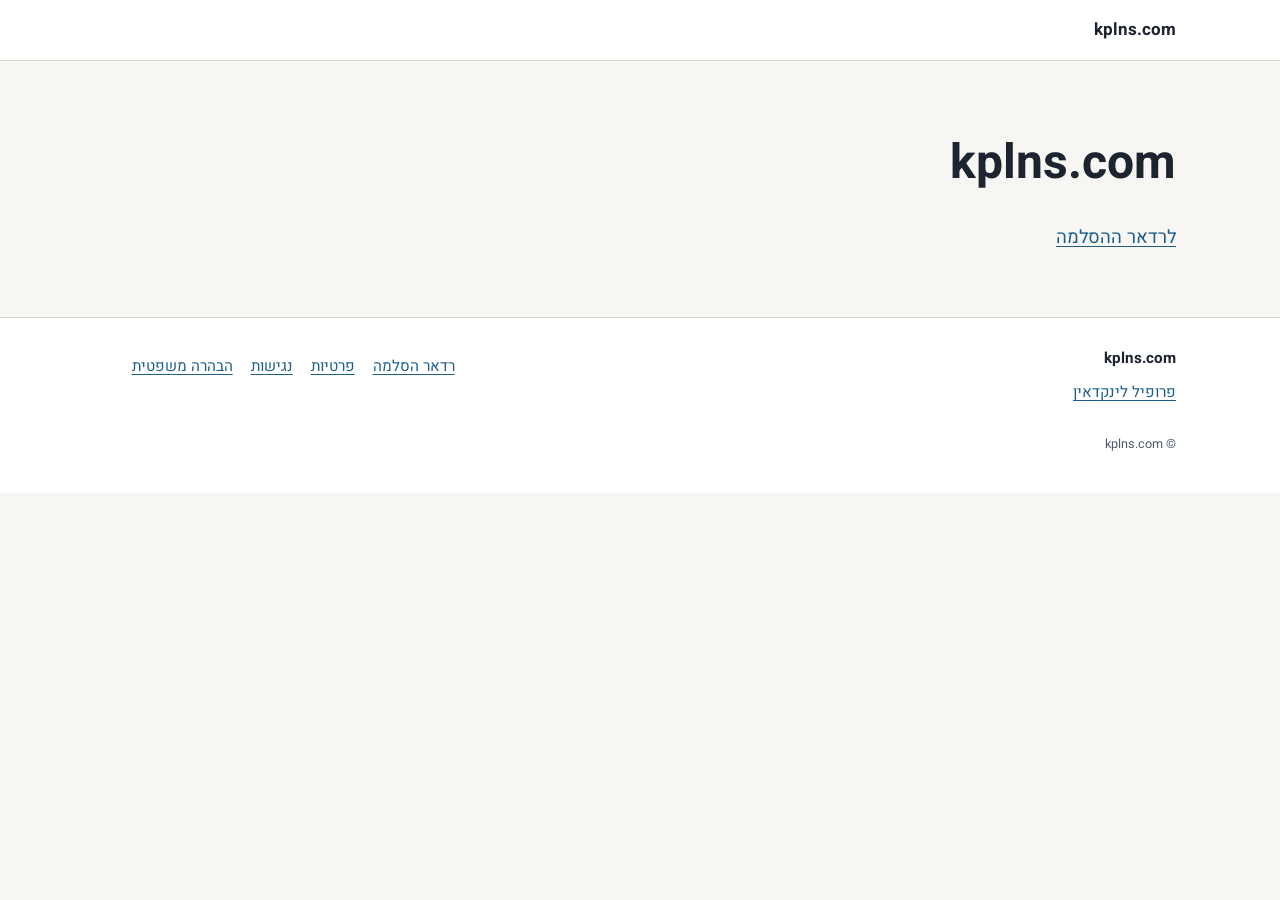
<file: index.html>
<!doctype html>
<html lang="he" dir="rtl">
<head>
<meta charset="utf-8">
<meta http-equiv="Content-Security-Policy" content="default-src 'self'; script-src 'self'; style-src 'self' 'unsafe-inline'; font-src 'self'; img-src 'self' data:; connect-src 'self'; object-src 'none'; base-uri 'self'; form-action 'none'">
<meta name="referrer" content="strict-origin-when-cross-origin">
<meta name="viewport" content="width=device-width,initial-scale=1">
<meta name="color-scheme" content="light dark">
<title>kplns.com</title>
<meta name="description" content="kplns.com">
<meta name="robots" content="noindex">
<meta name="theme-color" content="#1d5f8a" media="(prefers-color-scheme: light)">
<meta name="theme-color" content="#12161c" media="(prefers-color-scheme: dark)">
<link rel="icon" href="/favicon.ico" sizes="any">
<link rel="icon" type="image/png" sizes="32x32" href="/favicon-32x32.png">
<link rel="icon" type="image/png" sizes="16x16" href="/favicon-16x16.png">
<link rel="apple-touch-icon" href="/apple-touch-icon.png">
<meta property="og:type" content="website">
<meta property="og:locale" content="he_IL">
<meta property="og:site_name" content="kplns.com">
<meta property="og:title" content="kplns.com">
<meta property="og:description" content="kplns.com">
<meta name="twitter:card" content="summary">
<meta name="twitter:title" content="kplns.com">
<meta name="twitter:description" content="kplns.com">
<link rel="stylesheet" href="/fonts/fonts.css">
<link rel="stylesheet" href="/style.css">
</head>
<body>
<a class="skip" href="#main">דלג לתוכן</a>
<header class="site-header"><div class="wrap">
<a class="brand" href="/">kplns.com</a>
</div></header>
<main id="main">
<div class="wrap hero"><h1>kplns.com</h1><p style="margin-top:20px"><a href="/radar/">לרדאר ההסלמה</a></p></div>
</main>
<footer class="site-footer"><div class="wrap">
<div><p><strong>kplns.com</strong><br><a href="https://www.linkedin.com/in/yevgeni-kaplan" rel="noopener">פרופיל לינקדאין</a></p><small>© kplns.com</small></div>
<nav aria-label="קישורים"><ul>
<li><a href="/radar/">רדאר הסלמה</a></li>
<li><a href="/privacy.html">פרטיות</a></li>
<li><a href="/accessibility.html">נגישות</a></li>
<li><a href="/disclaimer.html">הבהרה משפטית</a></li>
</ul></nav>
</div></footer>
<script src="/app.js" defer></script>
</body></html>
</file>
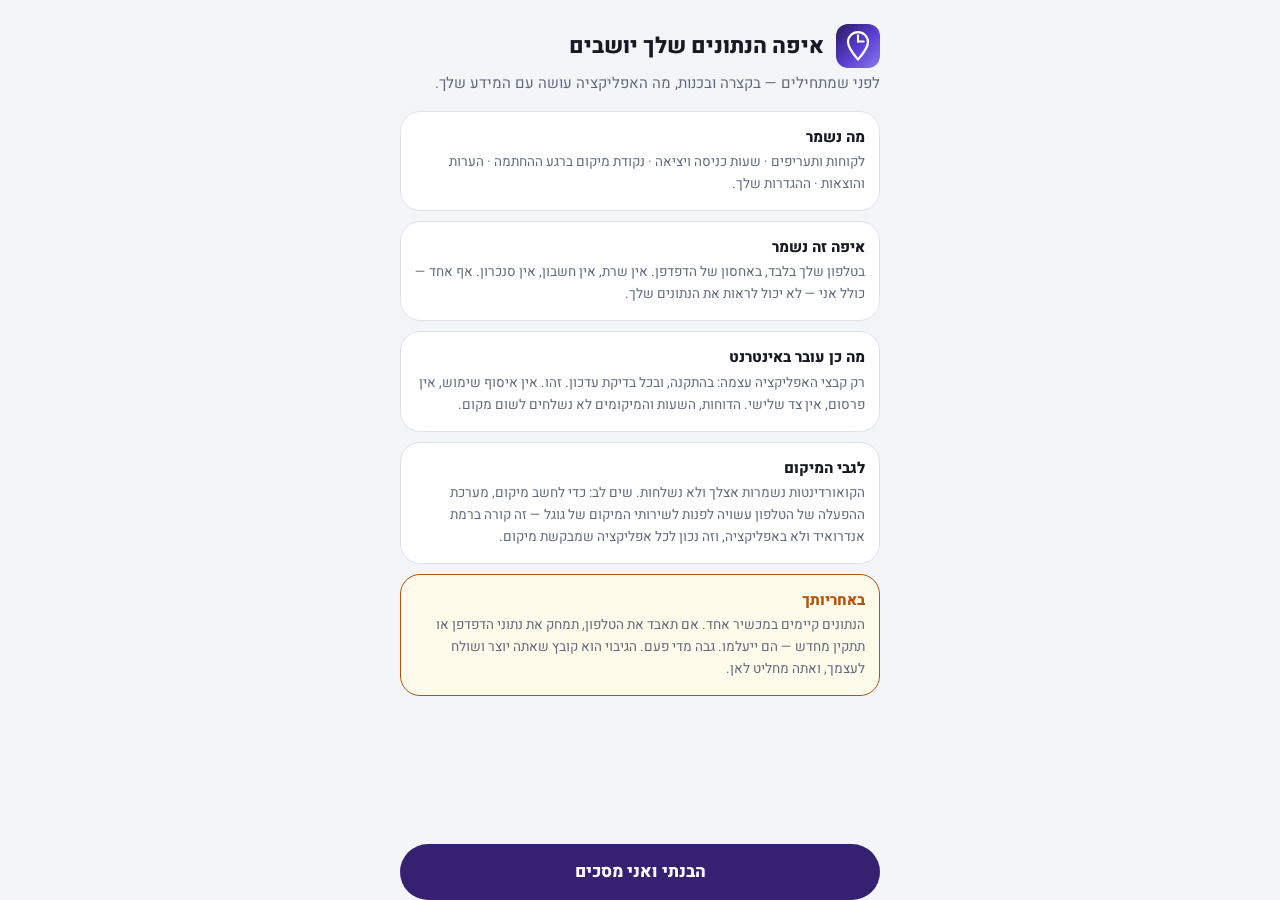
<file: clock/index.html>
<!doctype html>
<html lang="he" dir="rtl">
  <head>
    <meta charset="UTF-8" />
    <meta name="viewport" content="width=device-width, initial-scale=1, viewport-fit=cover" />
    <meta name="theme-color" content="#5B3FD6" />
    <meta name="robots" content="noindex, nofollow" />
    <link rel="icon" href="/clock/icons/logo.svg" type="image/svg+xml" />
    <link rel="apple-touch-icon" href="/clock/icons/apple-touch-icon.png" />
    <link rel="manifest" href="/clock/manifest.webmanifest" />
    <title>שעון נוכחות</title>
    <!--
      Appearance, stamped BEFORE the first paint.

      The stylesheet keys every dark token off :root[data-theme='dark'], so
      without this the app would paint one light frame on a cold start in dark
      mode. A module script cannot do it — it is deferred until after the
      document is parsed. Mirrors src/ui/theme.ts; keep the key in sync.
    -->
    <script>
      (function () {
        var p;
        try { p = localStorage.getItem('shaon.theme'); } catch (e) { p = null; }
        if (p !== 'light' && p !== 'dark') {
          p = window.matchMedia('(prefers-color-scheme: dark)').matches ? 'dark' : 'light';
        }
        document.documentElement.setAttribute('data-theme', p);
      })();
    </script>
    <script type="module" crossorigin src="/clock/assets/index-BzIQUOLJ.js"></script>
    <link rel="stylesheet" crossorigin href="/clock/assets/index-BueFp50w.css">
  </head>
  <body>
    <div id="root"></div>
  </body>
</html>
</file>
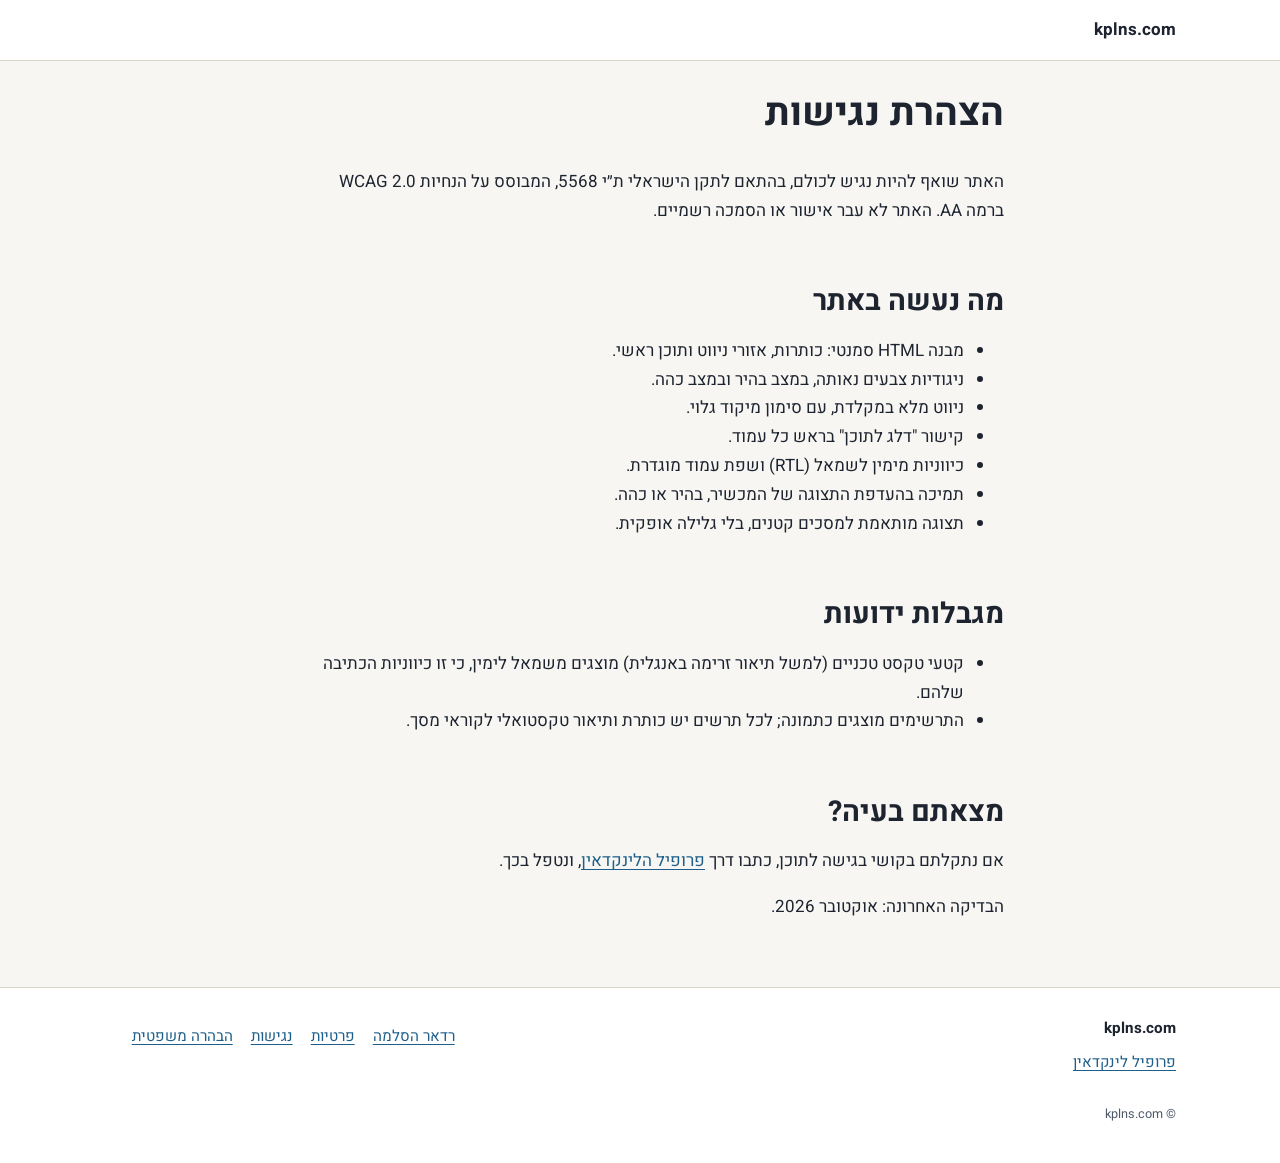
<file: accessibility.html>
<!doctype html>
<html lang="he" dir="rtl">
<head>
<meta charset="utf-8">
<meta http-equiv="Content-Security-Policy" content="default-src 'self'; script-src 'self'; style-src 'self' 'unsafe-inline'; font-src 'self'; img-src 'self' data:; connect-src 'self'; object-src 'none'; base-uri 'self'; form-action 'none'">
<meta name="referrer" content="strict-origin-when-cross-origin">
<meta name="viewport" content="width=device-width,initial-scale=1">
<meta name="color-scheme" content="light dark">
<title>הצהרת נגישות | kplns.com</title>
<meta name="description" content="הצהרת הנגישות של האתר: התאמה לתקן הישראלי ת״י 5568 (WCAG 2.0 ברמה AA), מה נבדק ואיך פונים אלינו כשנתקלים בקושי.">
<meta name="robots" content="index,follow,max-image-preview:large">
<link rel="canonical" href="https://kplns.com/accessibility.html">
<meta name="theme-color" content="#1d5f8a" media="(prefers-color-scheme: light)">
<meta name="theme-color" content="#12161c" media="(prefers-color-scheme: dark)">
<link rel="icon" href="/favicon.ico" sizes="any">
<link rel="icon" type="image/png" sizes="32x32" href="/favicon-32x32.png">
<link rel="icon" type="image/png" sizes="16x16" href="/favicon-16x16.png">
<link rel="apple-touch-icon" href="/apple-touch-icon.png">
<meta property="og:type" content="website">
<meta property="og:locale" content="he_IL">
<meta property="og:site_name" content="kplns.com">
<meta property="og:title" content="הצהרת נגישות | kplns.com">
<meta property="og:description" content="הצהרת הנגישות של האתר: התאמה לתקן הישראלי ת״י 5568 (WCAG 2.0 ברמה AA), מה נבדק ואיך פונים אלינו כשנתקלים בקושי.">
<meta property="og:url" content="https://kplns.com/accessibility.html">
<meta name="twitter:card" content="summary">
<meta name="twitter:title" content="הצהרת נגישות | kplns.com">
<meta name="twitter:description" content="הצהרת הנגישות של האתר: התאמה לתקן הישראלי ת״י 5568 (WCAG 2.0 ברמה AA), מה נבדק ואיך פונים אלינו כשנתקלים בקושי.">
<link rel="stylesheet" href="/fonts/fonts.css">
<link rel="stylesheet" href="/style.css">
</head>
<body>
<a class="skip" href="#main">דלג לתוכן</a>
<header class="site-header"><div class="wrap">
<a class="brand" href="index.html">kplns.com</a>
</div></header>
<main id="main">
<article class="article"><header><h1>הצהרת נגישות</h1></header>
<p>האתר שואף להיות נגיש לכולם, בהתאם לתקן הישראלי ת״י 5568, המבוסס על הנחיות WCAG 2.0 ברמה AA. האתר לא עבר אישור או הסמכה רשמיים.</p>
<h2>מה נעשה באתר</h2><ul><li>מבנה HTML סמנטי: כותרות, אזורי ניווט ותוכן ראשי.</li><li>ניגודיות צבעים נאותה, במצב בהיר ובמצב כהה.</li><li>ניווט מלא במקלדת, עם סימון מיקוד גלוי.</li><li>קישור "דלג לתוכן" בראש כל עמוד.</li><li>כיווניות מימין לשמאל (RTL) ושפת עמוד מוגדרת.</li><li>תמיכה בהעדפת התצוגה של המכשיר, בהיר או כהה.</li><li>תצוגה מותאמת למסכים קטנים, בלי גלילה אופקית.</li></ul>
<h2>מגבלות ידועות</h2><ul><li>קטעי טקסט טכניים (למשל תיאור זרימה באנגלית) מוצגים משמאל לימין, כי זו כיווניות הכתיבה שלהם.</li><li>התרשימים מוצגים כתמונה; לכל תרשים יש כותרת ותיאור טקסטואלי לקוראי מסך.</li></ul>
<h2>מצאתם בעיה?</h2><p>אם נתקלתם בקושי בגישה לתוכן, כתבו דרך <a href="https://www.linkedin.com/in/yevgeni-kaplan" rel="noopener">פרופיל הלינקדאין</a>, ונטפל בכך.</p>
<p>הבדיקה האחרונה: אוקטובר 2026.</p></article>
</main>
<footer class="site-footer"><div class="wrap">
<div><p><strong>kplns.com</strong><br><a href="https://www.linkedin.com/in/yevgeni-kaplan" rel="noopener">פרופיל לינקדאין</a></p><small>© kplns.com</small></div>
<nav aria-label="קישורים"><ul>
<li><a href="/radar/">רדאר הסלמה</a></li>
<li><a href="/privacy.html">פרטיות</a></li>
<li><a href="/accessibility.html">נגישות</a></li>
<li><a href="/disclaimer.html">הבהרה משפטית</a></li>
</ul></nav>
</div></footer>
<script src="/app.js" defer></script>
</body></html>
</file>
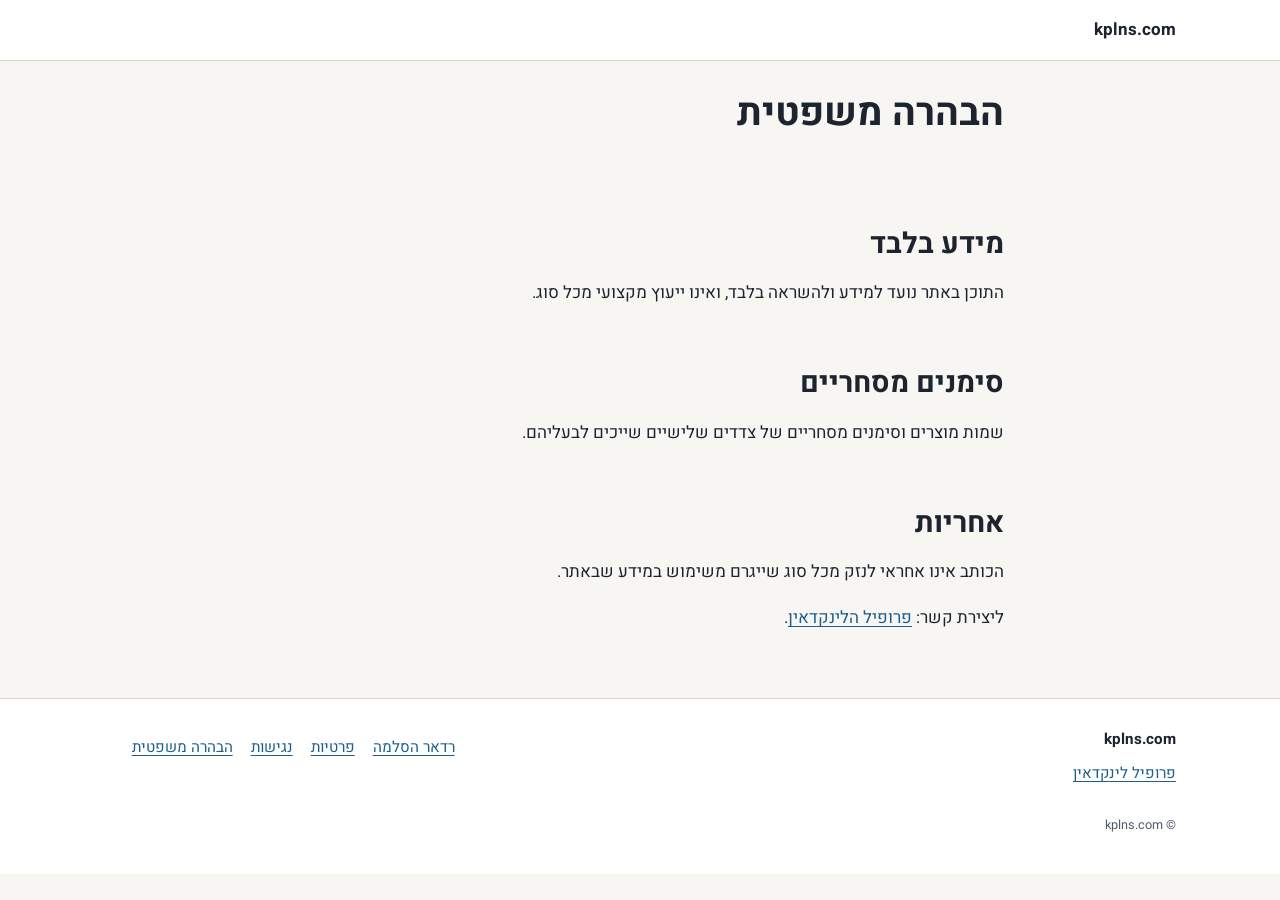
<file: disclaimer.html>
<!doctype html>
<html lang="he" dir="rtl">
<head>
<meta charset="utf-8">
<meta http-equiv="Content-Security-Policy" content="default-src 'self'; script-src 'self'; style-src 'self' 'unsafe-inline'; font-src 'self'; img-src 'self' data:; connect-src 'self'; object-src 'none'; base-uri 'self'; form-action 'none'">
<meta name="referrer" content="strict-origin-when-cross-origin">
<meta name="viewport" content="width=device-width,initial-scale=1">
<meta name="color-scheme" content="light dark">
<title>הבהרה משפטית | kplns.com</title>
<meta name="description" content="הבהרה משפטית להאתר: התוכן הוא למידע כללי בלבד ואינו ייעוץ מקצועי. כדאי לבדוק כל אוטומציה בבית לפני שסומכים עליה.">
<meta name="robots" content="index,follow,max-image-preview:large">
<link rel="canonical" href="https://kplns.com/disclaimer.html">
<meta name="theme-color" content="#1d5f8a" media="(prefers-color-scheme: light)">
<meta name="theme-color" content="#12161c" media="(prefers-color-scheme: dark)">
<link rel="icon" href="/favicon.ico" sizes="any">
<link rel="icon" type="image/png" sizes="32x32" href="/favicon-32x32.png">
<link rel="icon" type="image/png" sizes="16x16" href="/favicon-16x16.png">
<link rel="apple-touch-icon" href="/apple-touch-icon.png">
<meta property="og:type" content="website">
<meta property="og:locale" content="he_IL">
<meta property="og:site_name" content="kplns.com">
<meta property="og:title" content="הבהרה משפטית | kplns.com">
<meta property="og:description" content="הבהרה משפטית להאתר: התוכן הוא למידע כללי בלבד ואינו ייעוץ מקצועי. כדאי לבדוק כל אוטומציה בבית לפני שסומכים עליה.">
<meta property="og:url" content="https://kplns.com/disclaimer.html">
<meta name="twitter:card" content="summary">
<meta name="twitter:title" content="הבהרה משפטית | kplns.com">
<meta name="twitter:description" content="הבהרה משפטית להאתר: התוכן הוא למידע כללי בלבד ואינו ייעוץ מקצועי. כדאי לבדוק כל אוטומציה בבית לפני שסומכים עליה.">
<link rel="stylesheet" href="/fonts/fonts.css">
<link rel="stylesheet" href="/style.css">
</head>
<body>
<a class="skip" href="#main">דלג לתוכן</a>
<header class="site-header"><div class="wrap">
<a class="brand" href="index.html">kplns.com</a>
</div></header>
<main id="main">
<article class="article"><header><h1>הבהרה משפטית</h1></header>
<h2>מידע בלבד</h2><p>התוכן באתר נועד למידע ולהשראה בלבד, ואינו ייעוץ מקצועי מכל סוג.</p>
<h2>סימנים מסחריים</h2><p>שמות מוצרים וסימנים מסחריים של צדדים שלישיים שייכים לבעליהם.</p>
<h2>אחריות</h2><p>הכותב אינו אחראי לנזק מכל סוג שייגרם משימוש במידע שבאתר.</p>
<p>ליצירת קשר: <a href="https://www.linkedin.com/in/yevgeni-kaplan" rel="noopener">פרופיל הלינקדאין</a>.</p></article>
</main>
<footer class="site-footer"><div class="wrap">
<div><p><strong>kplns.com</strong><br><a href="https://www.linkedin.com/in/yevgeni-kaplan" rel="noopener">פרופיל לינקדאין</a></p><small>© kplns.com</small></div>
<nav aria-label="קישורים"><ul>
<li><a href="/radar/">רדאר הסלמה</a></li>
<li><a href="/privacy.html">פרטיות</a></li>
<li><a href="/accessibility.html">נגישות</a></li>
<li><a href="/disclaimer.html">הבהרה משפטית</a></li>
</ul></nav>
</div></footer>
<script src="/app.js" defer></script>
</body></html>
</file>
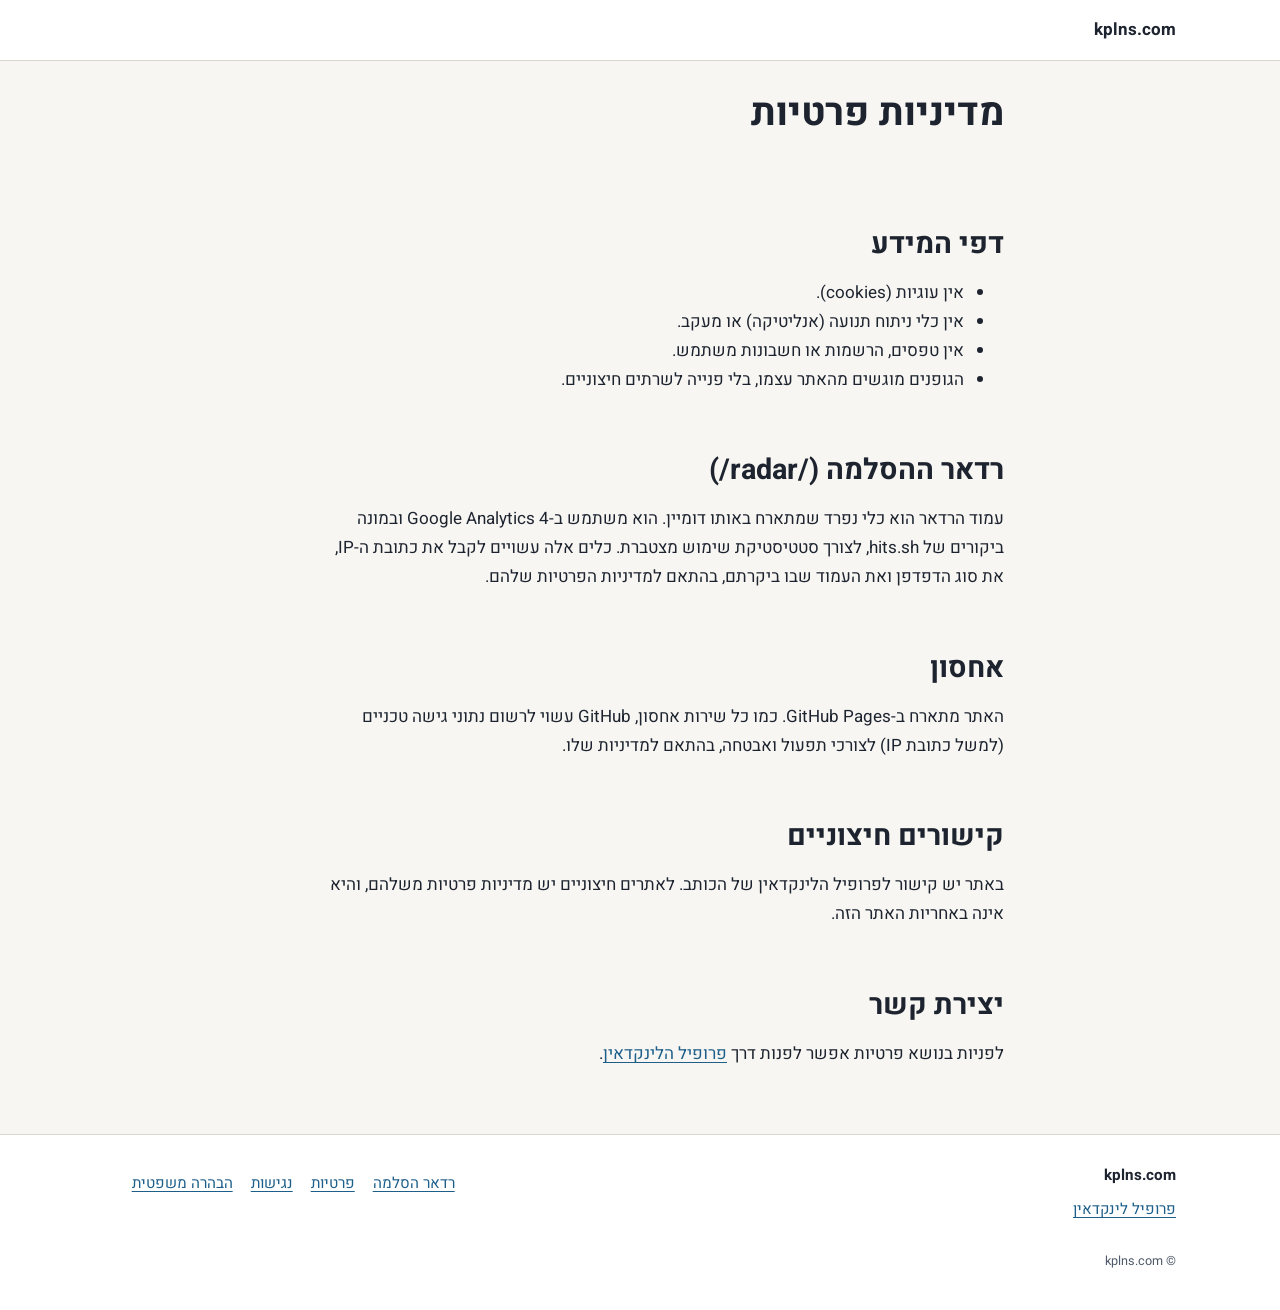
<file: privacy.html>
<!doctype html>
<html lang="he" dir="rtl">
<head>
<meta charset="utf-8">
<meta http-equiv="Content-Security-Policy" content="default-src 'self'; script-src 'self'; style-src 'self' 'unsafe-inline'; font-src 'self'; img-src 'self' data:; connect-src 'self'; object-src 'none'; base-uri 'self'; form-action 'none'">
<meta name="referrer" content="strict-origin-when-cross-origin">
<meta name="viewport" content="width=device-width,initial-scale=1">
<meta name="color-scheme" content="light dark">
<title>מדיניות פרטיות | kplns.com</title>
<meta name="description" content="מדיניות הפרטיות של האתר: האתר לא משתמש בעוגיות, לא מנתח גולשים ולא אוסף מידע אישי. כך אנחנו שומרים על הפרטיות שלכם.">
<meta name="robots" content="index,follow,max-image-preview:large">
<link rel="canonical" href="https://kplns.com/privacy.html">
<meta name="theme-color" content="#1d5f8a" media="(prefers-color-scheme: light)">
<meta name="theme-color" content="#12161c" media="(prefers-color-scheme: dark)">
<link rel="icon" href="/favicon.ico" sizes="any">
<link rel="icon" type="image/png" sizes="32x32" href="/favicon-32x32.png">
<link rel="icon" type="image/png" sizes="16x16" href="/favicon-16x16.png">
<link rel="apple-touch-icon" href="/apple-touch-icon.png">
<meta property="og:type" content="website">
<meta property="og:locale" content="he_IL">
<meta property="og:site_name" content="kplns.com">
<meta property="og:title" content="מדיניות פרטיות | kplns.com">
<meta property="og:description" content="מדיניות הפרטיות של האתר: האתר לא משתמש בעוגיות, לא מנתח גולשים ולא אוסף מידע אישי. כך אנחנו שומרים על הפרטיות שלכם.">
<meta property="og:url" content="https://kplns.com/privacy.html">
<meta name="twitter:card" content="summary">
<meta name="twitter:title" content="מדיניות פרטיות | kplns.com">
<meta name="twitter:description" content="מדיניות הפרטיות של האתר: האתר לא משתמש בעוגיות, לא מנתח גולשים ולא אוסף מידע אישי. כך אנחנו שומרים על הפרטיות שלכם.">
<link rel="stylesheet" href="/fonts/fonts.css">
<link rel="stylesheet" href="/style.css">
</head>
<body>
<a class="skip" href="#main">דלג לתוכן</a>
<header class="site-header"><div class="wrap">
<a class="brand" href="index.html">kplns.com</a>
</div></header>
<main id="main">
<article class="article"><header><h1>מדיניות פרטיות</h1></header>
<h2>דפי המידע</h2><ul><li>אין עוגיות (cookies).</li><li>אין כלי ניתוח תנועה (אנליטיקה) או מעקב.</li><li>אין טפסים, הרשמות או חשבונות משתמש.</li><li>הגופנים מוגשים מהאתר עצמו, בלי פנייה לשרתים חיצוניים.</li></ul>
<h2>רדאר ההסלמה (/radar/)</h2><p>עמוד הרדאר הוא כלי נפרד שמתארח באותו דומיין. הוא משתמש ב-Google Analytics 4 ובמונה ביקורים של hits.sh, לצורך סטטיסטיקת שימוש מצטברת. כלים אלה עשויים לקבל את כתובת ה-IP, את סוג הדפדפן ואת העמוד שבו ביקרתם, בהתאם למדיניות הפרטיות שלהם.</p>
<h2>אחסון</h2><p>האתר מתארח ב-GitHub Pages. כמו כל שירות אחסון, GitHub עשוי לרשום נתוני גישה טכניים (למשל כתובת IP) לצורכי תפעול ואבטחה, בהתאם למדיניות שלו.</p>
<h2>קישורים חיצוניים</h2><p>באתר יש קישור לפרופיל הלינקדאין של הכותב. לאתרים חיצוניים יש מדיניות פרטיות משלהם, והיא אינה באחריות האתר הזה.</p>
<h2>יצירת קשר</h2><p>לפניות בנושא פרטיות אפשר לפנות דרך <a href="https://www.linkedin.com/in/yevgeni-kaplan" rel="noopener">פרופיל הלינקדאין</a>.</p></article>
</main>
<footer class="site-footer"><div class="wrap">
<div><p><strong>kplns.com</strong><br><a href="https://www.linkedin.com/in/yevgeni-kaplan" rel="noopener">פרופיל לינקדאין</a></p><small>© kplns.com</small></div>
<nav aria-label="קישורים"><ul>
<li><a href="/radar/">רדאר הסלמה</a></li>
<li><a href="/privacy.html">פרטיות</a></li>
<li><a href="/accessibility.html">נגישות</a></li>
<li><a href="/disclaimer.html">הבהרה משפטית</a></li>
</ul></nav>
</div></footer>
<script src="/app.js" defer></script>
</body></html>
</file>
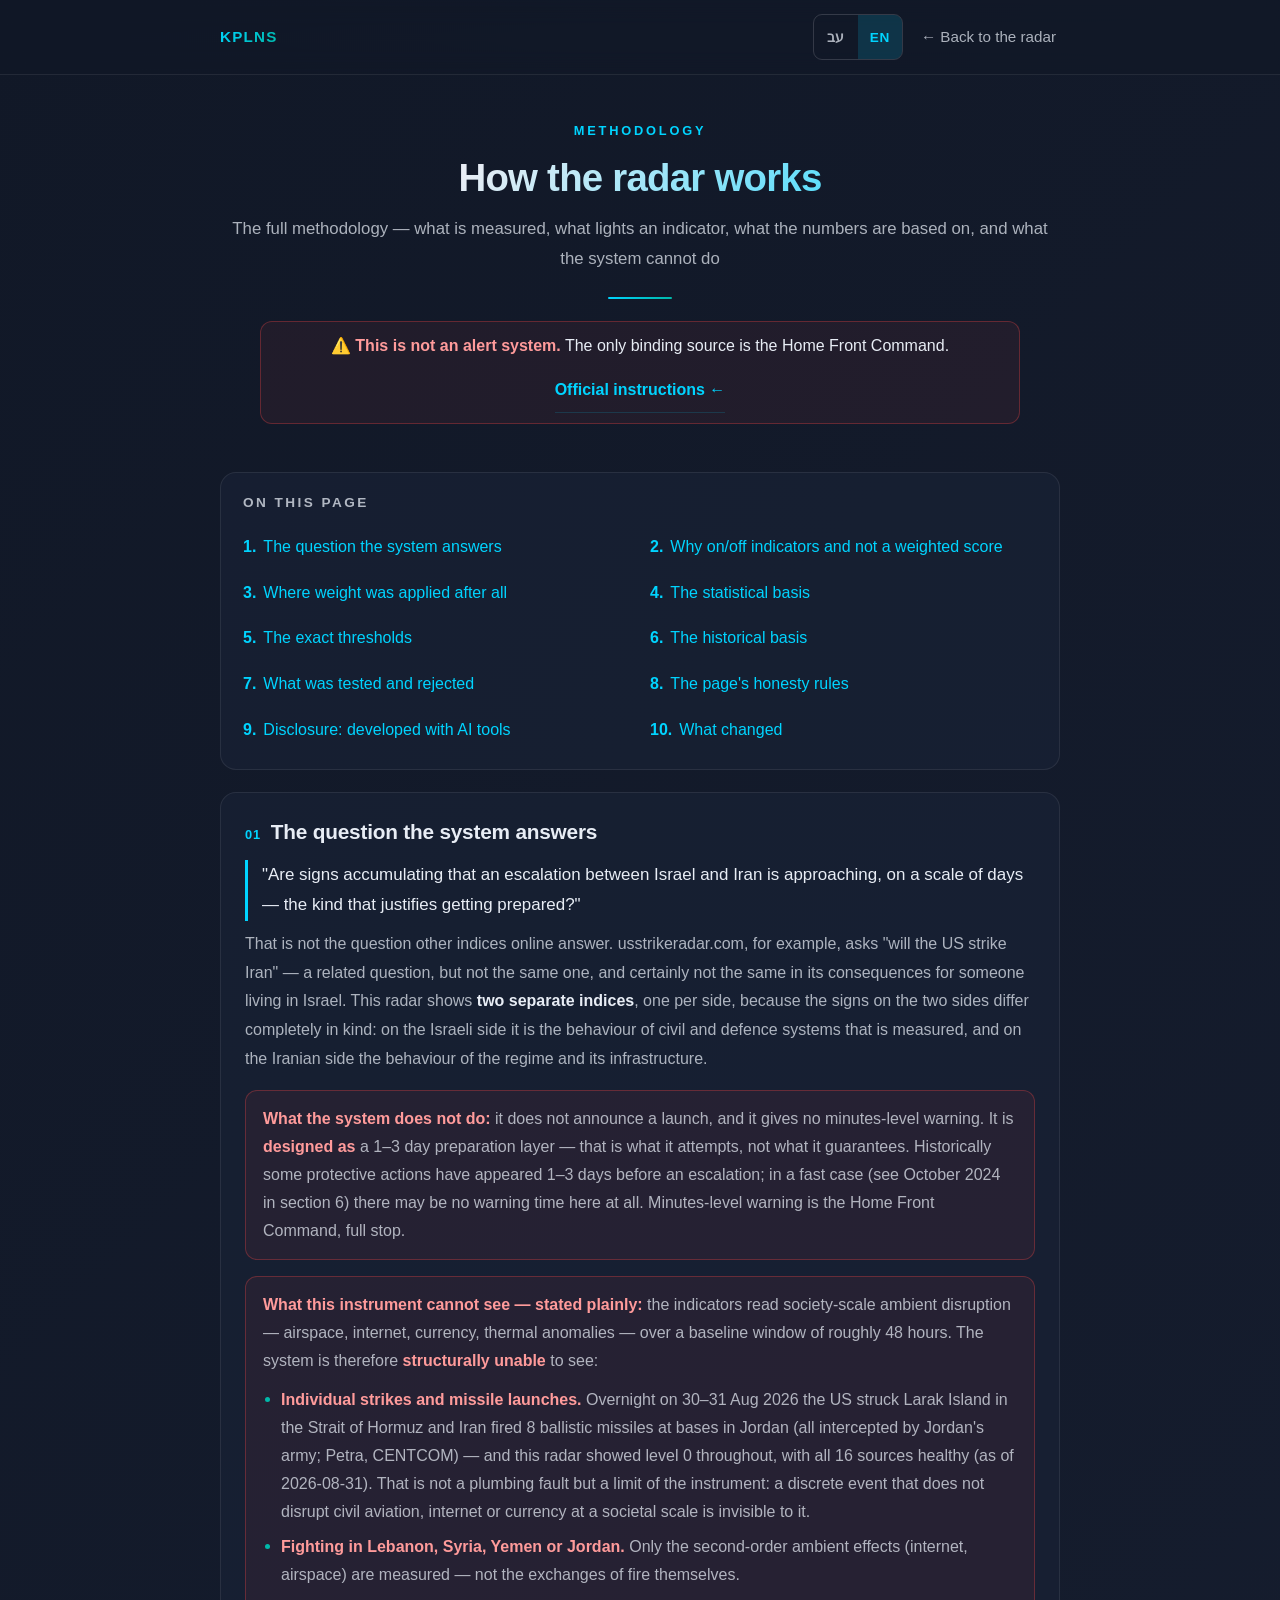
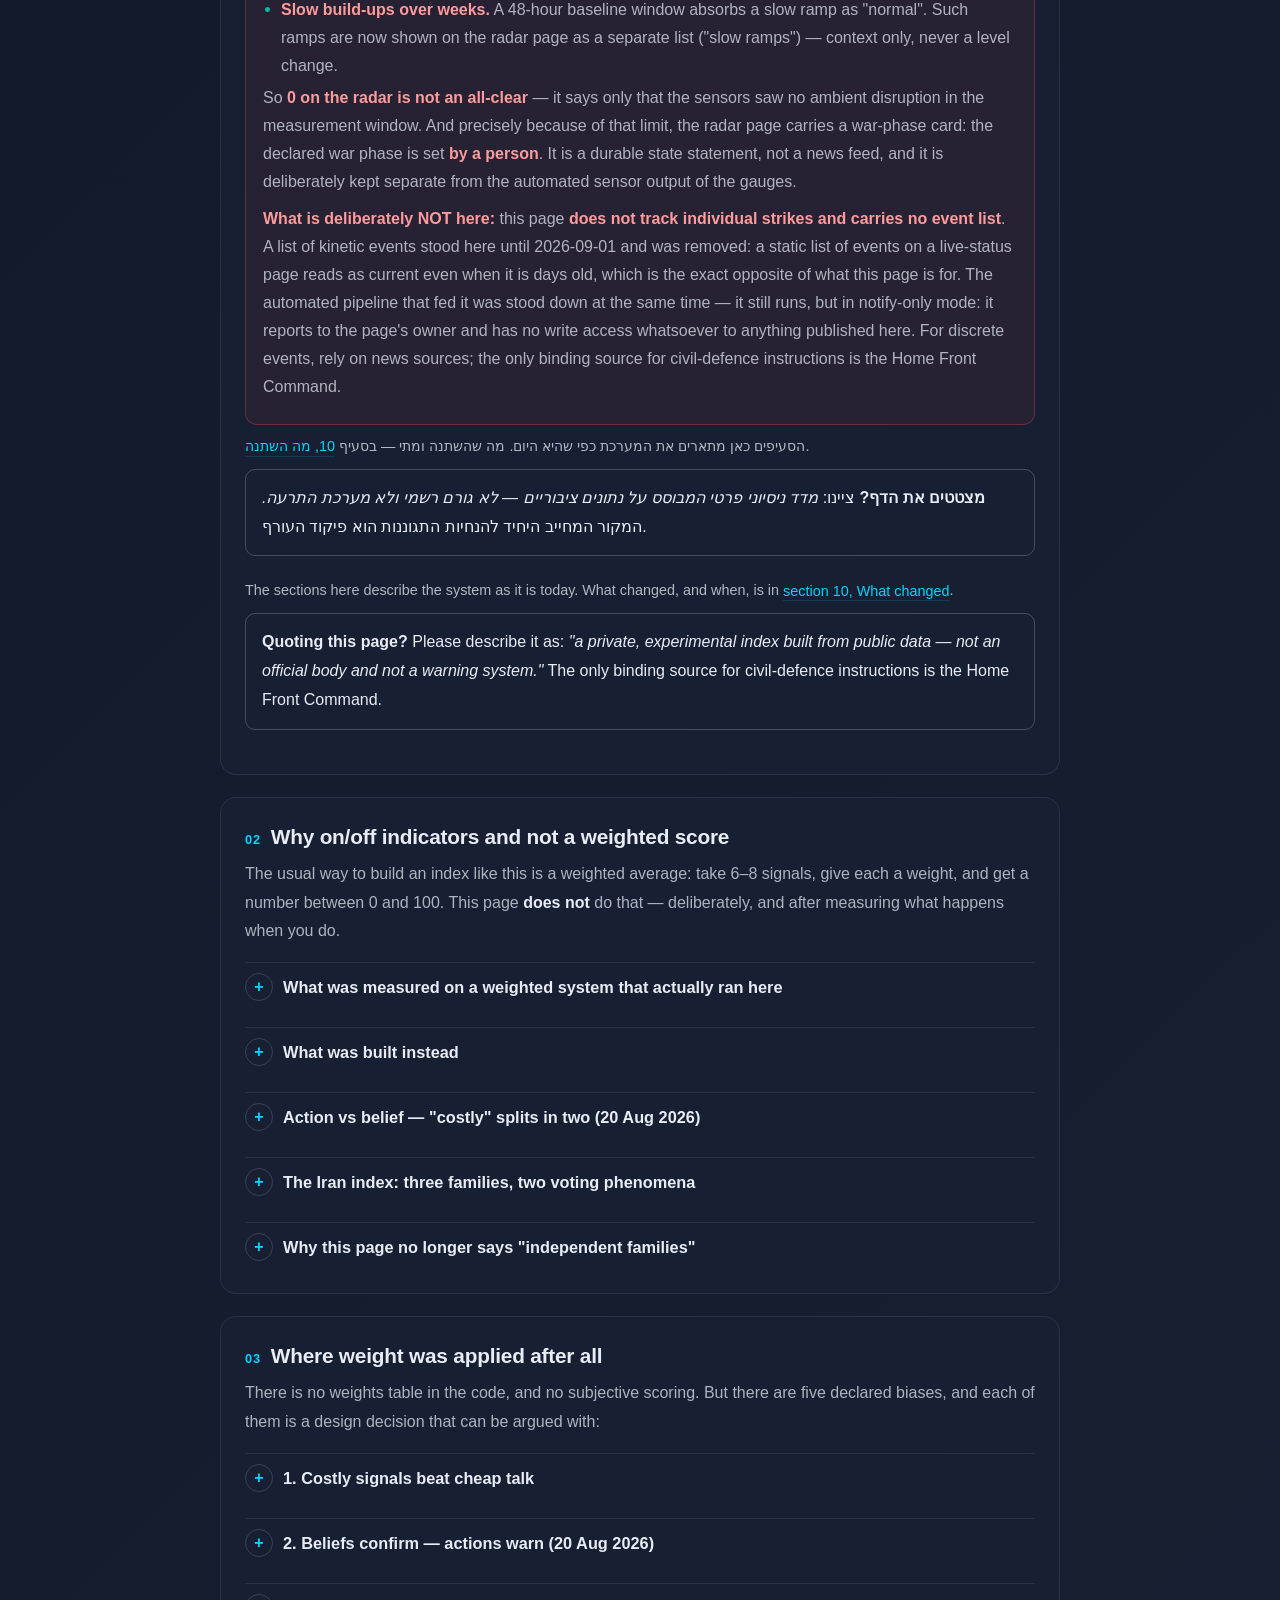
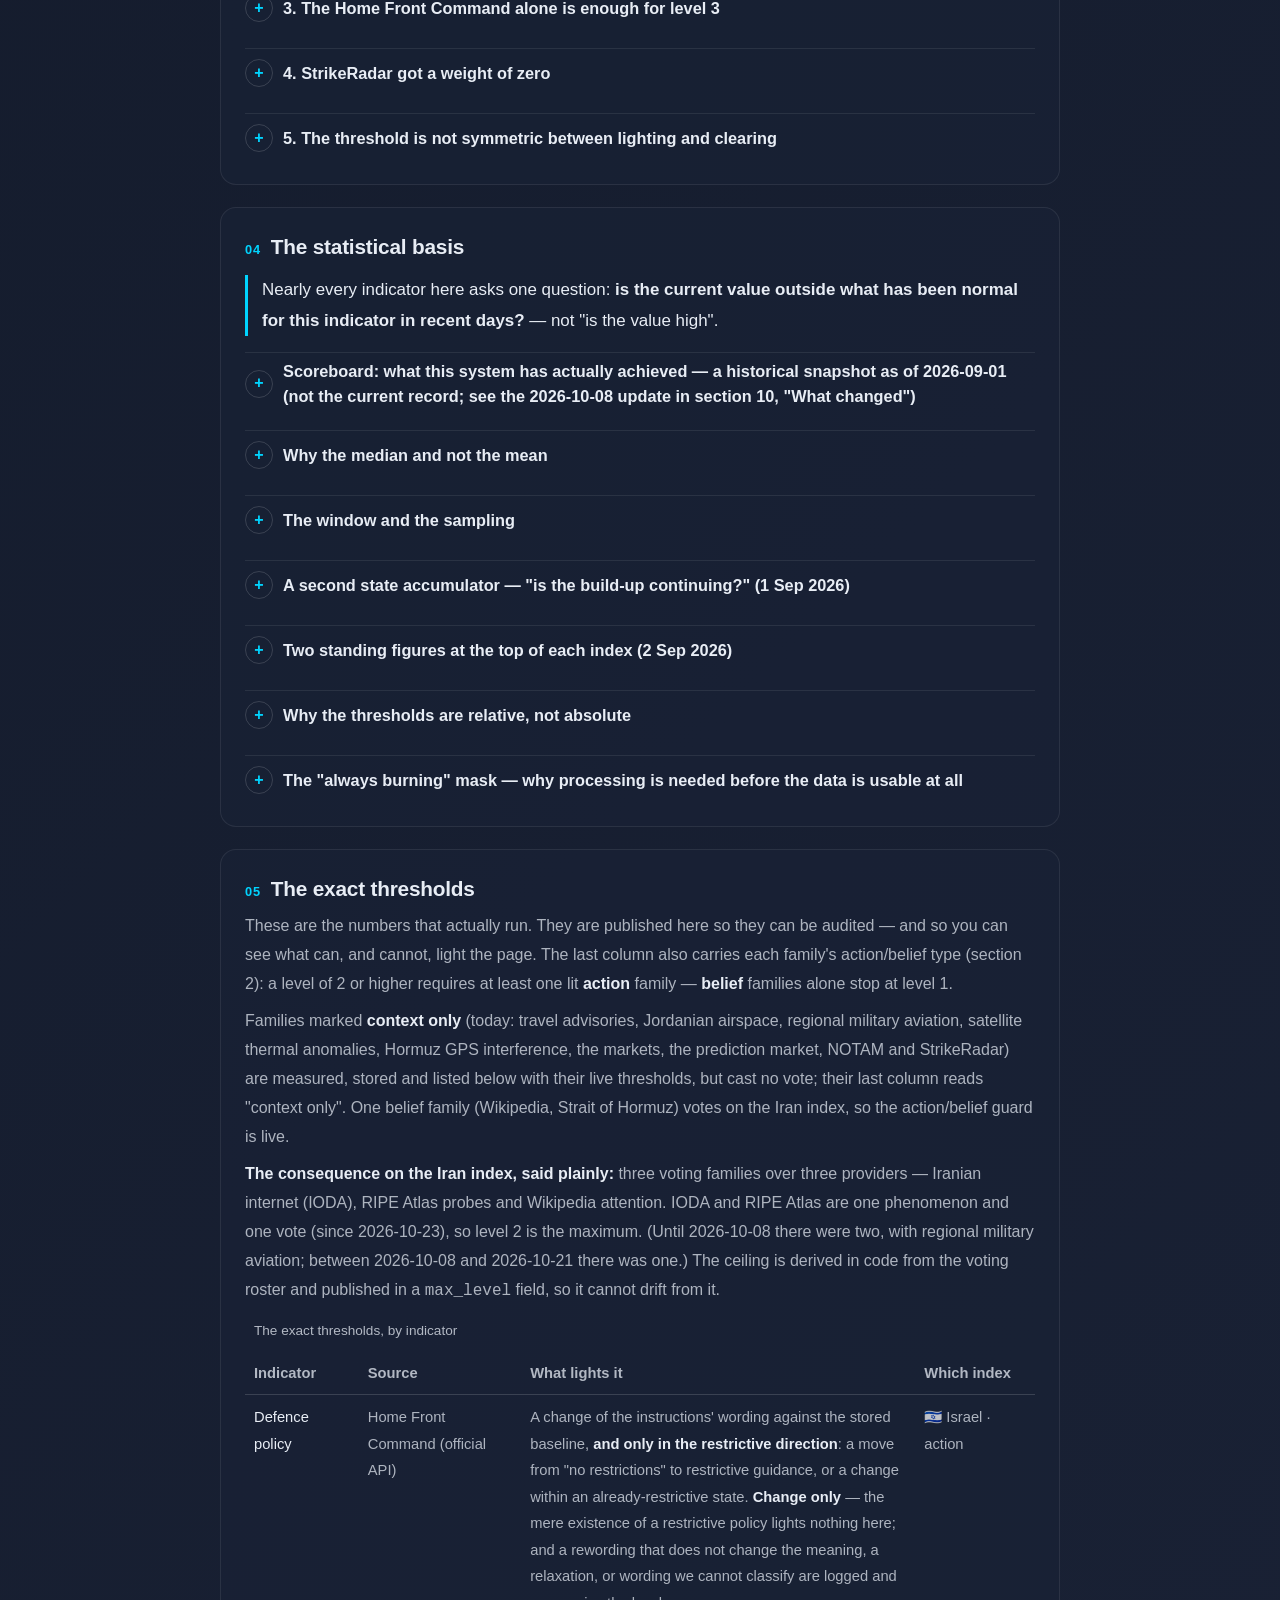
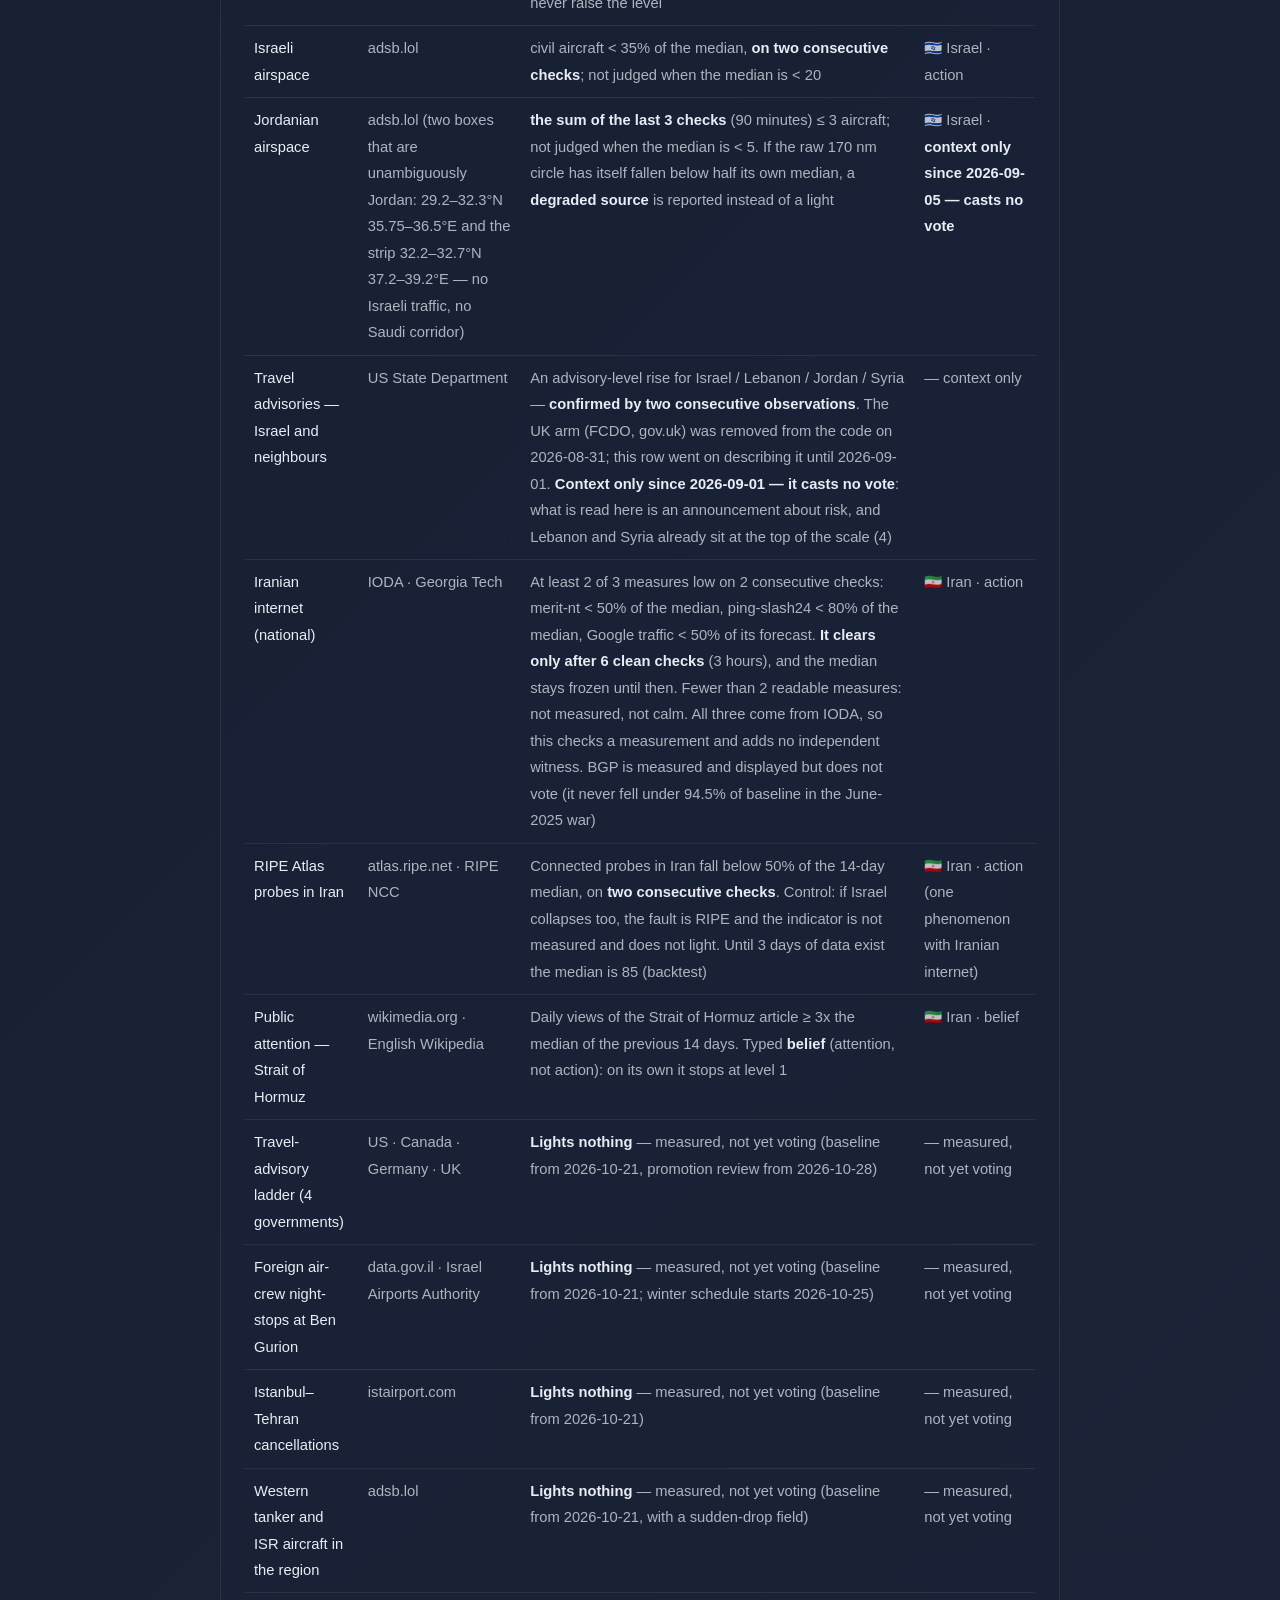
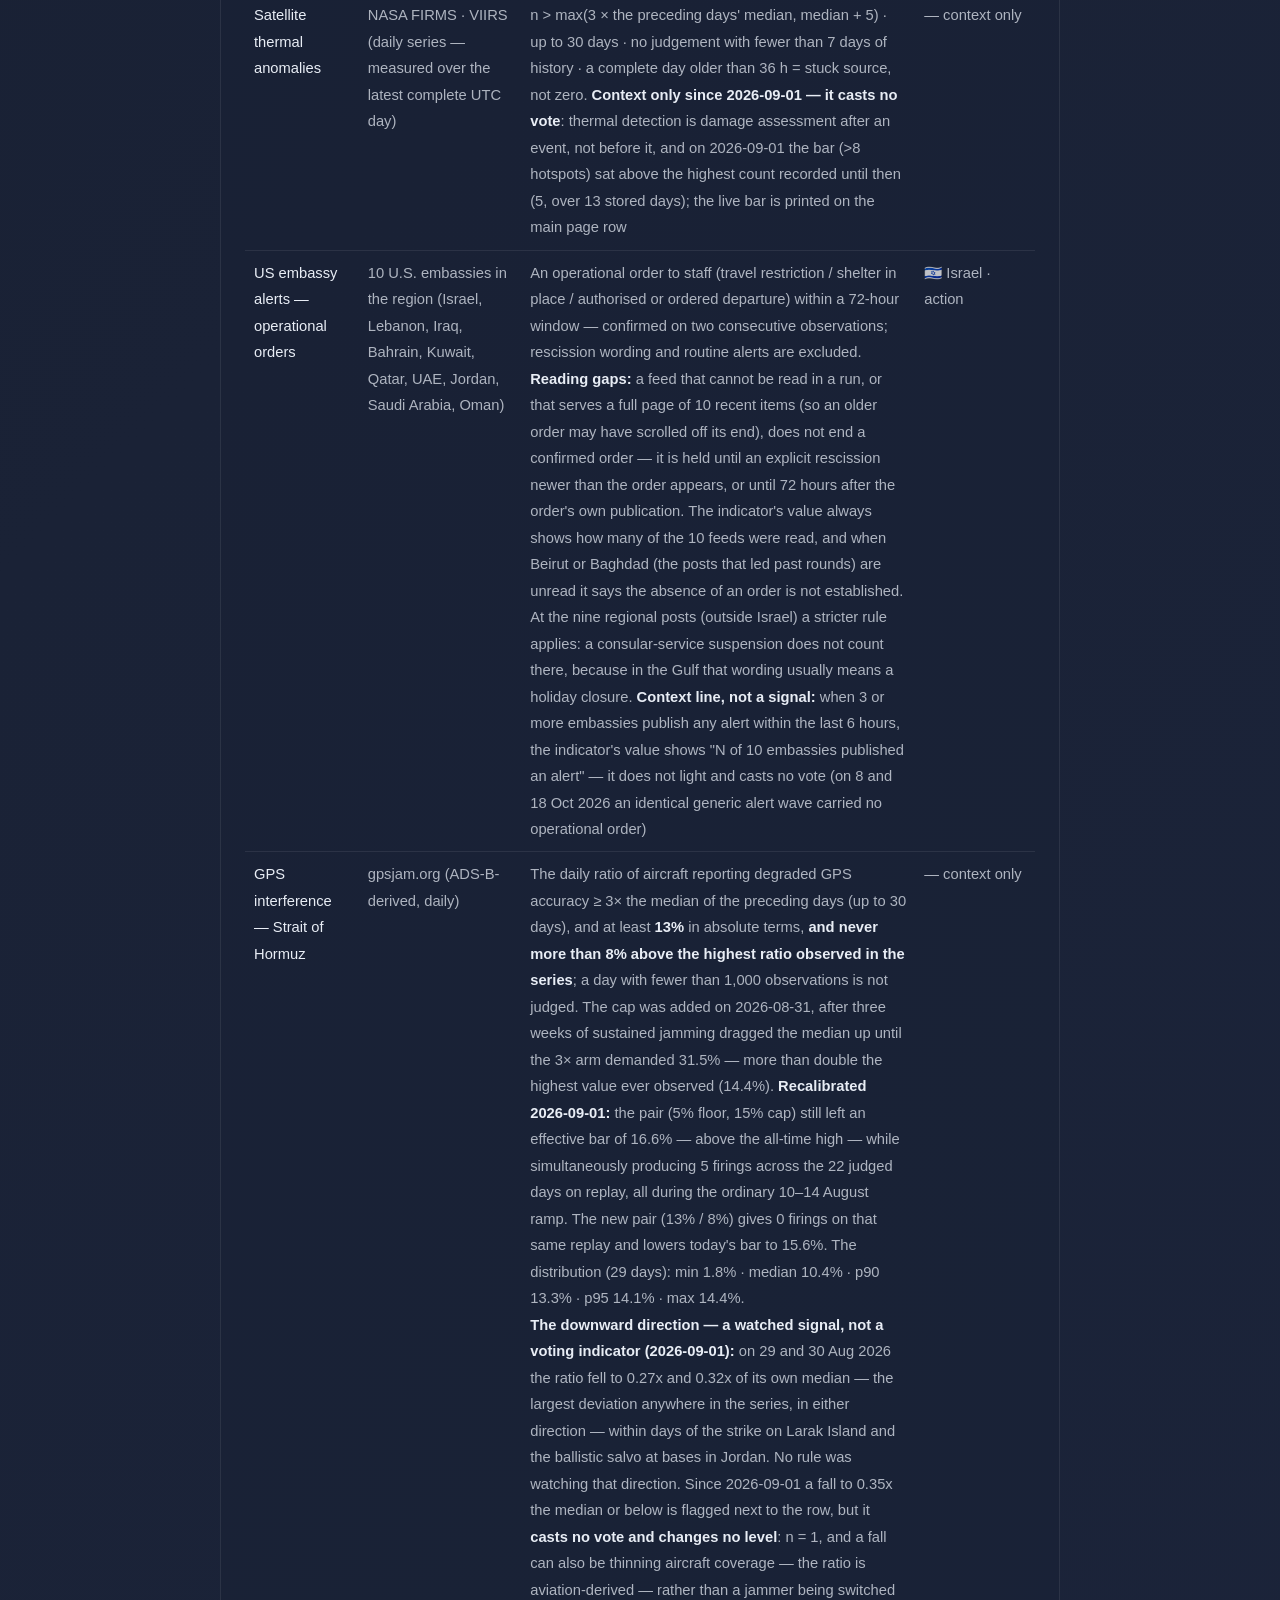
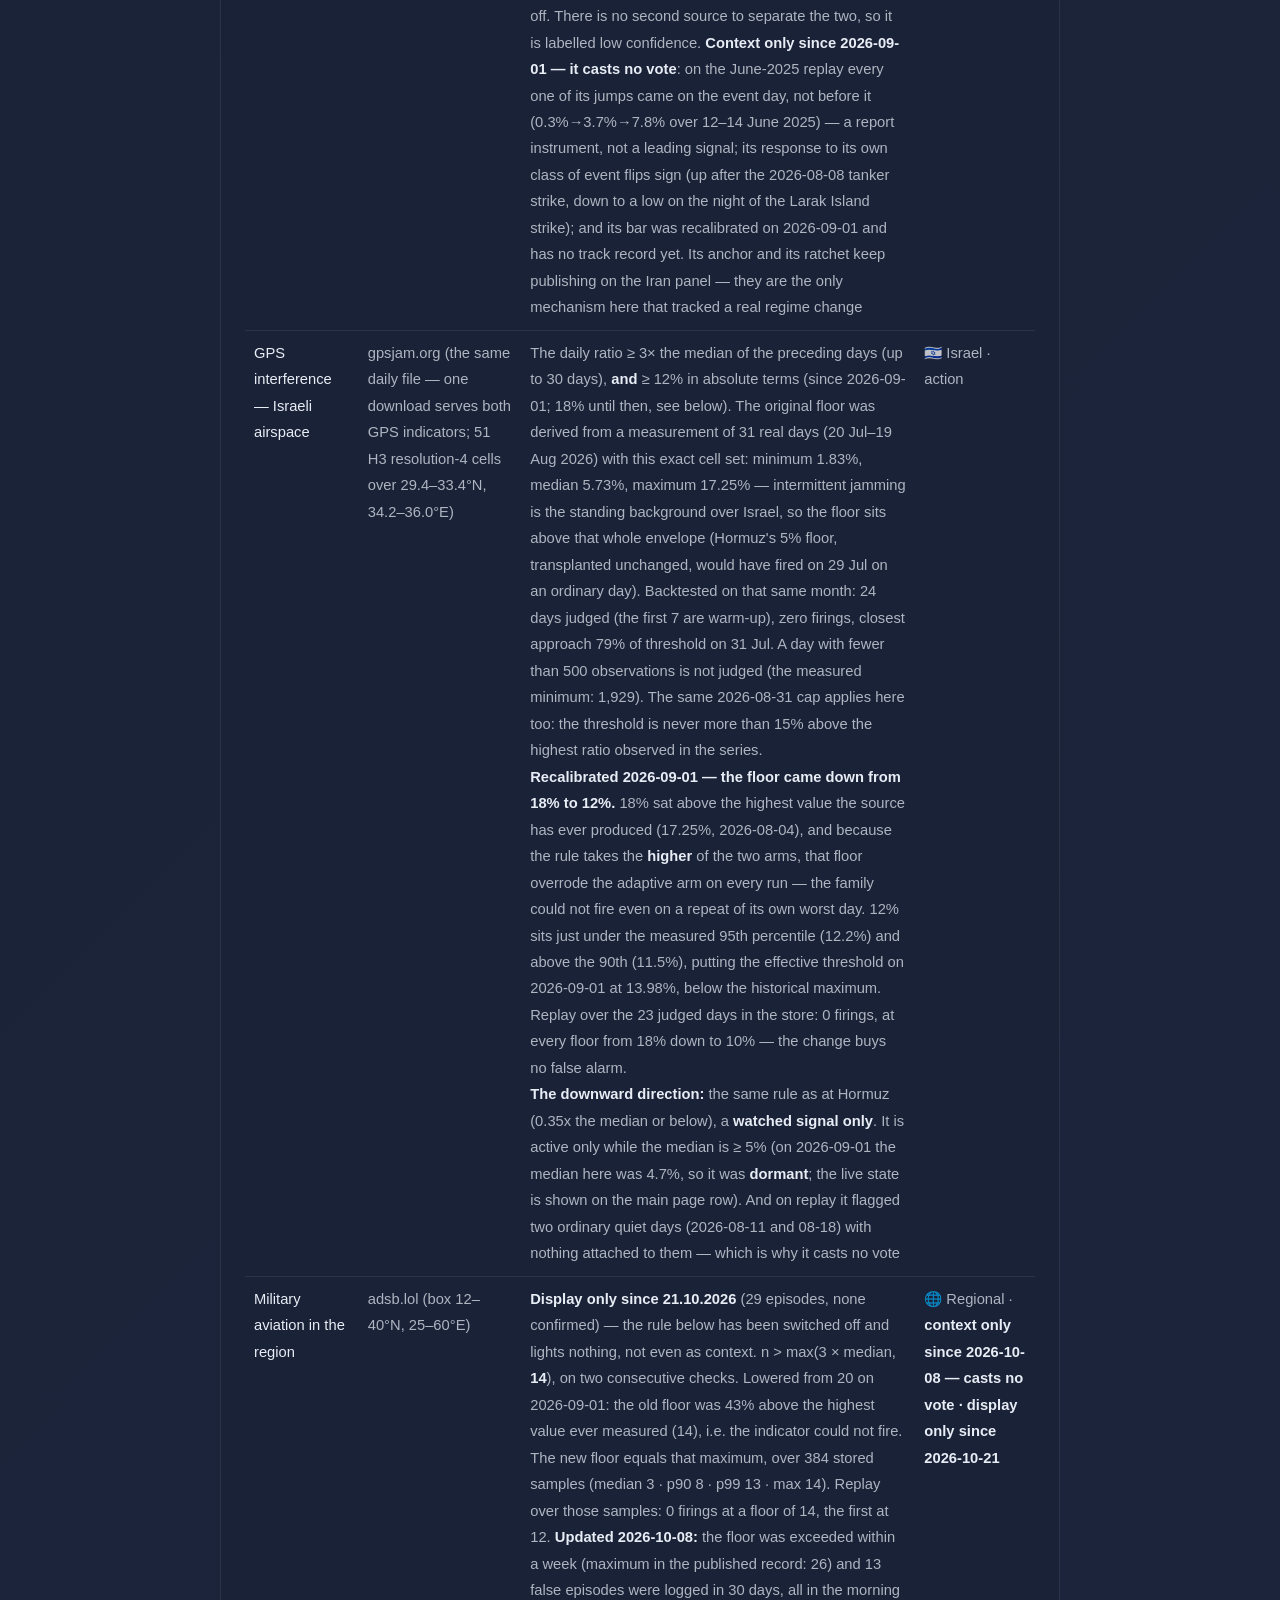
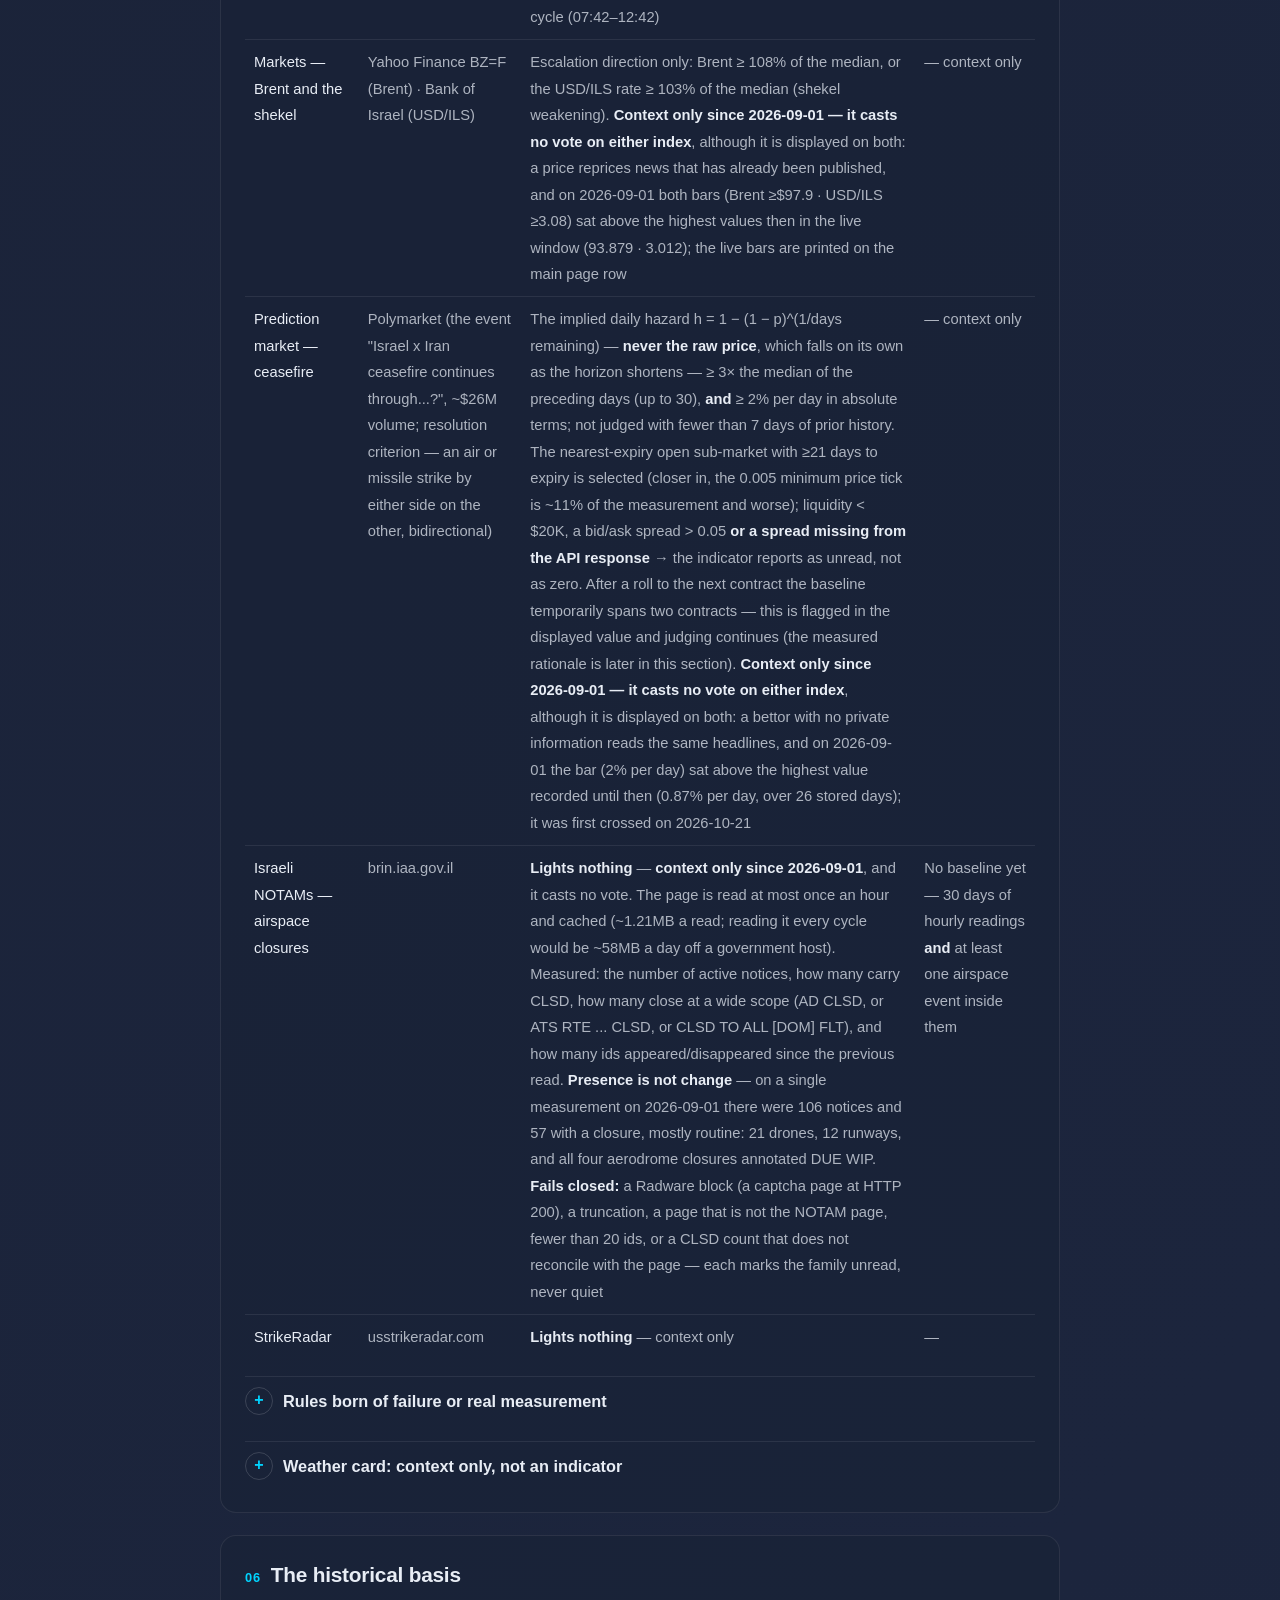
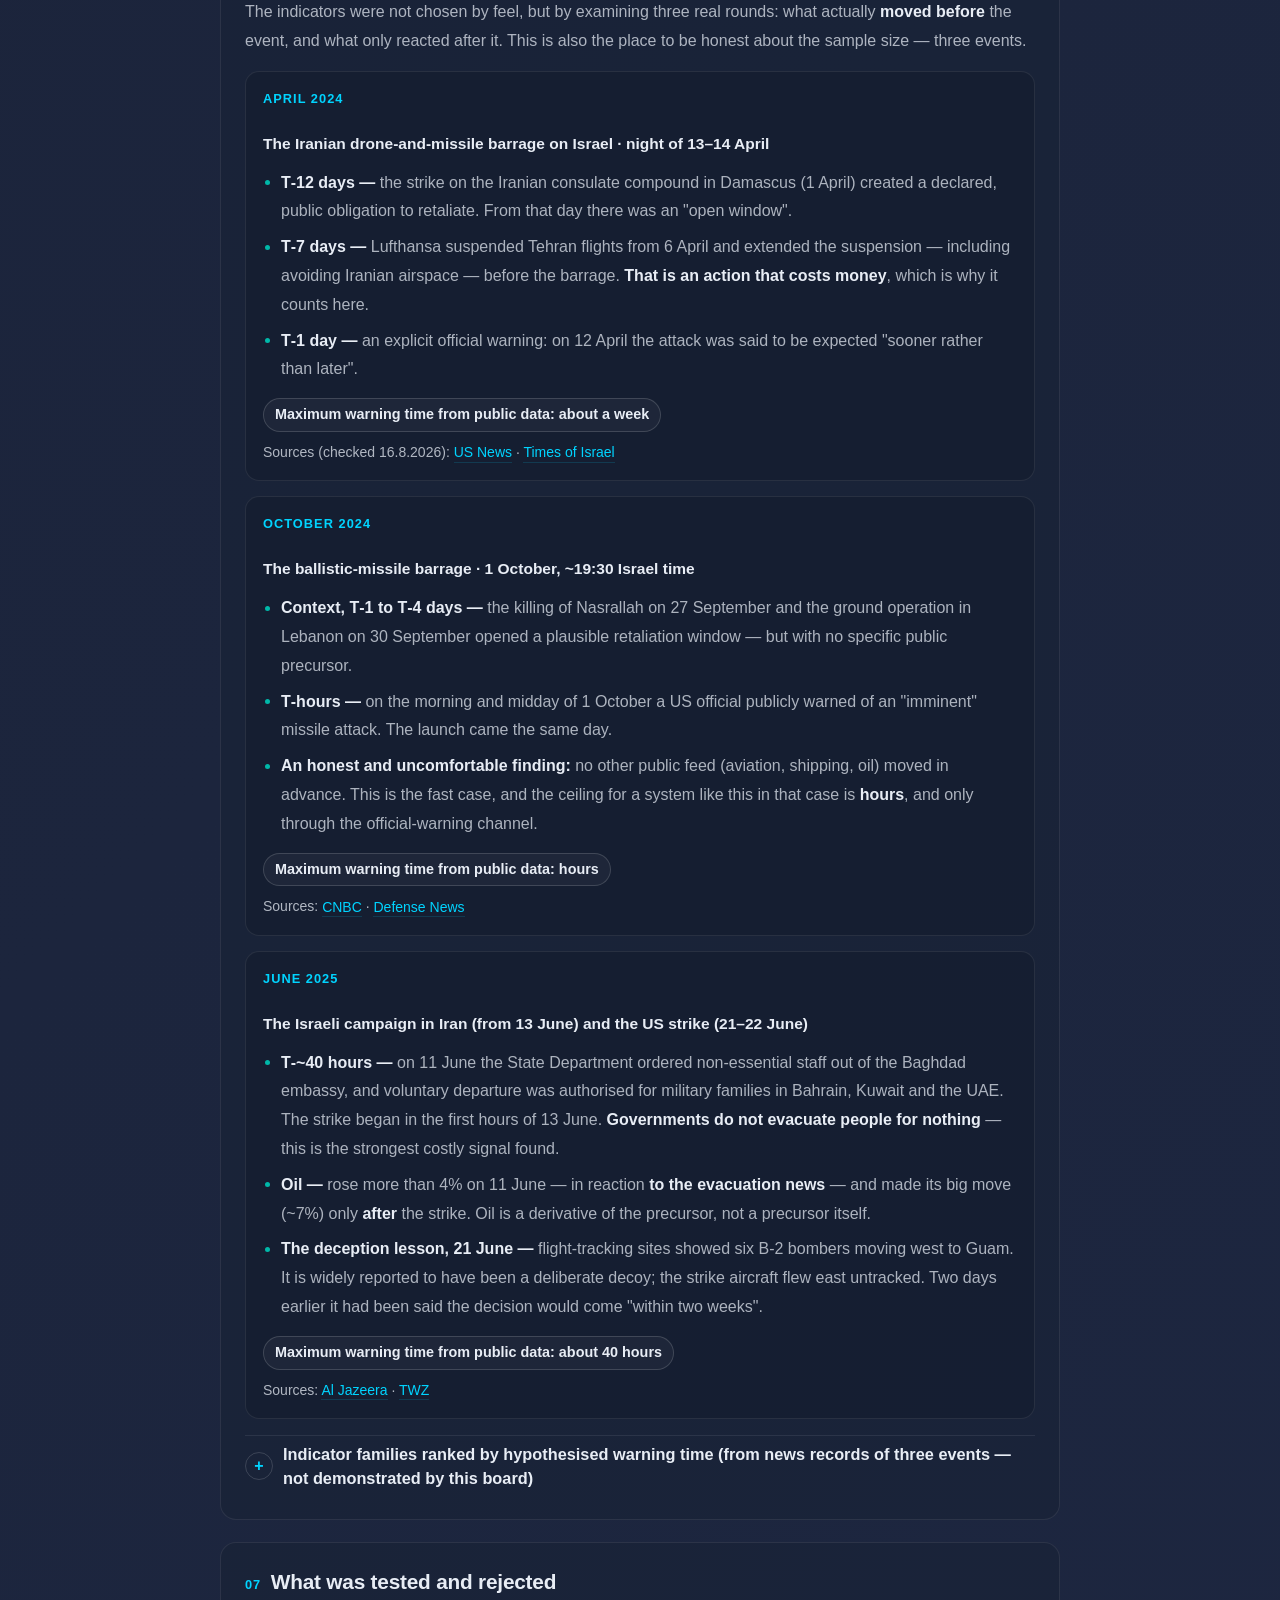
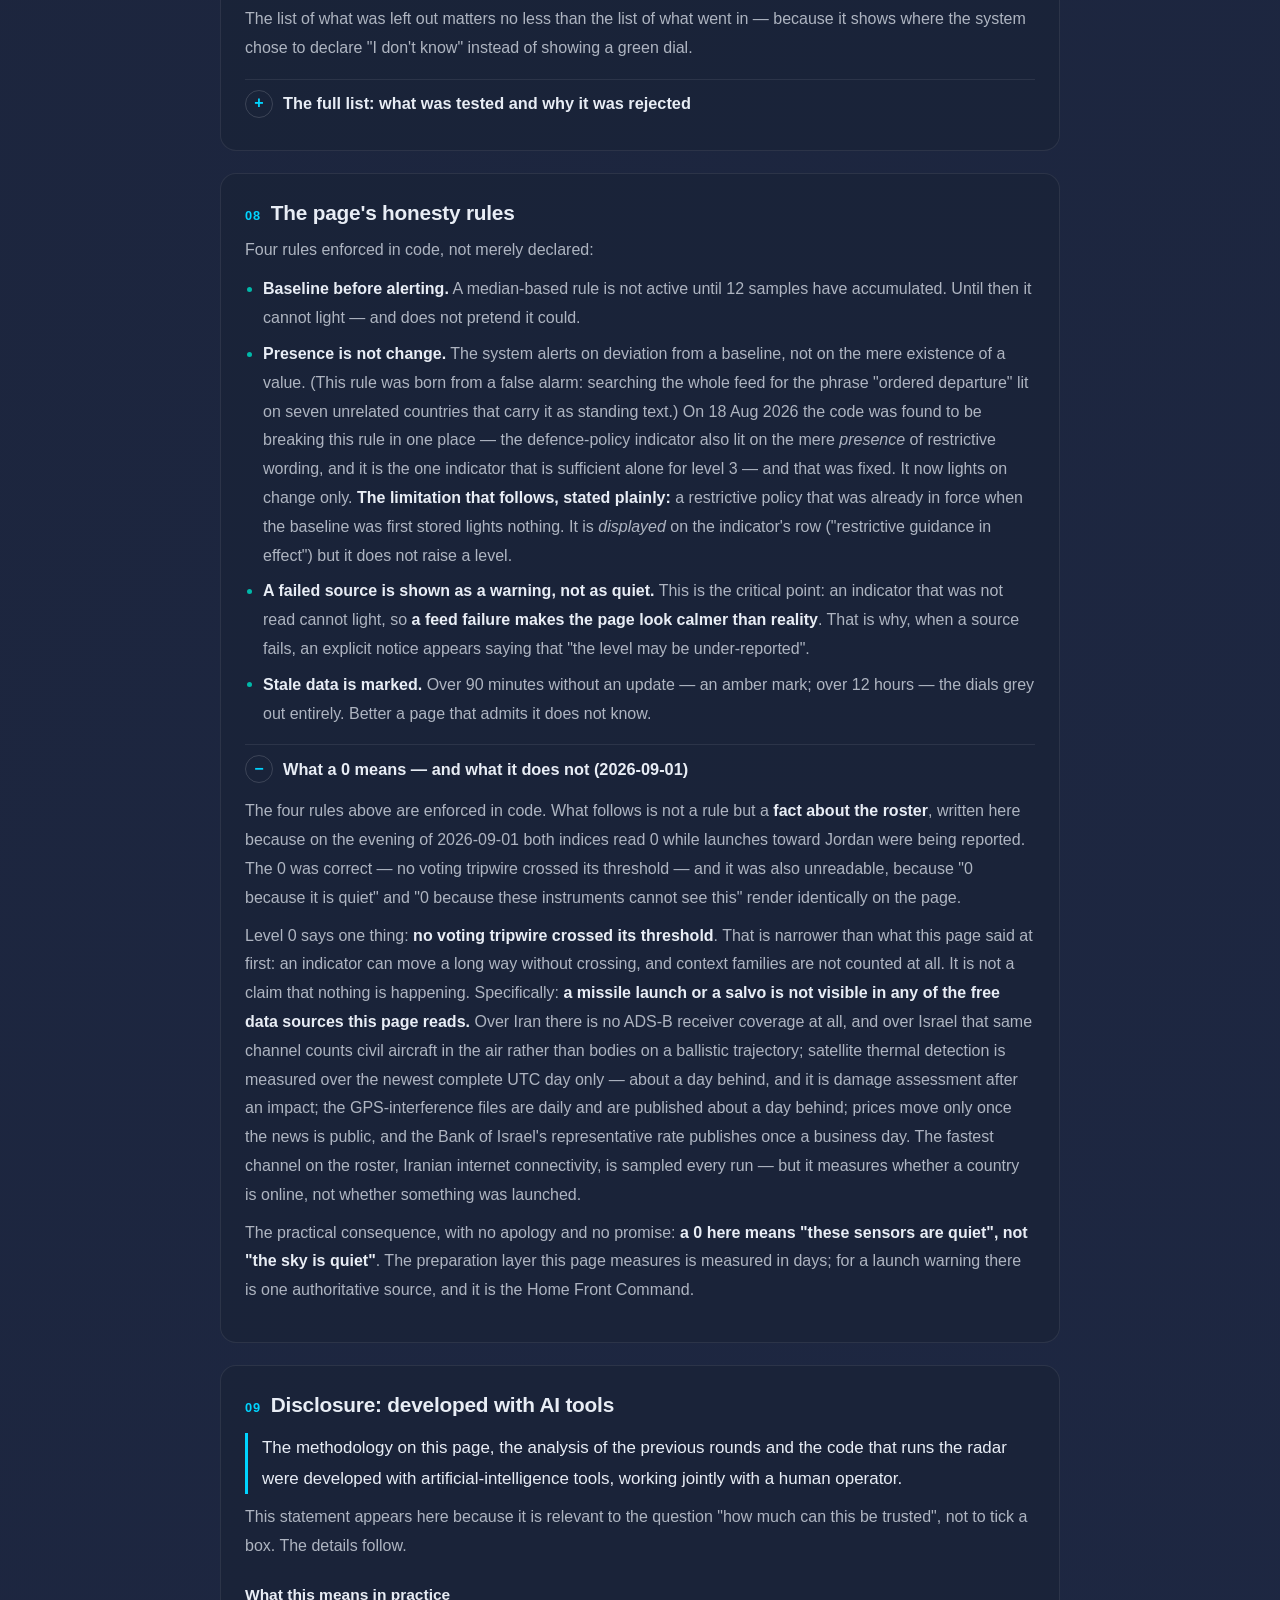
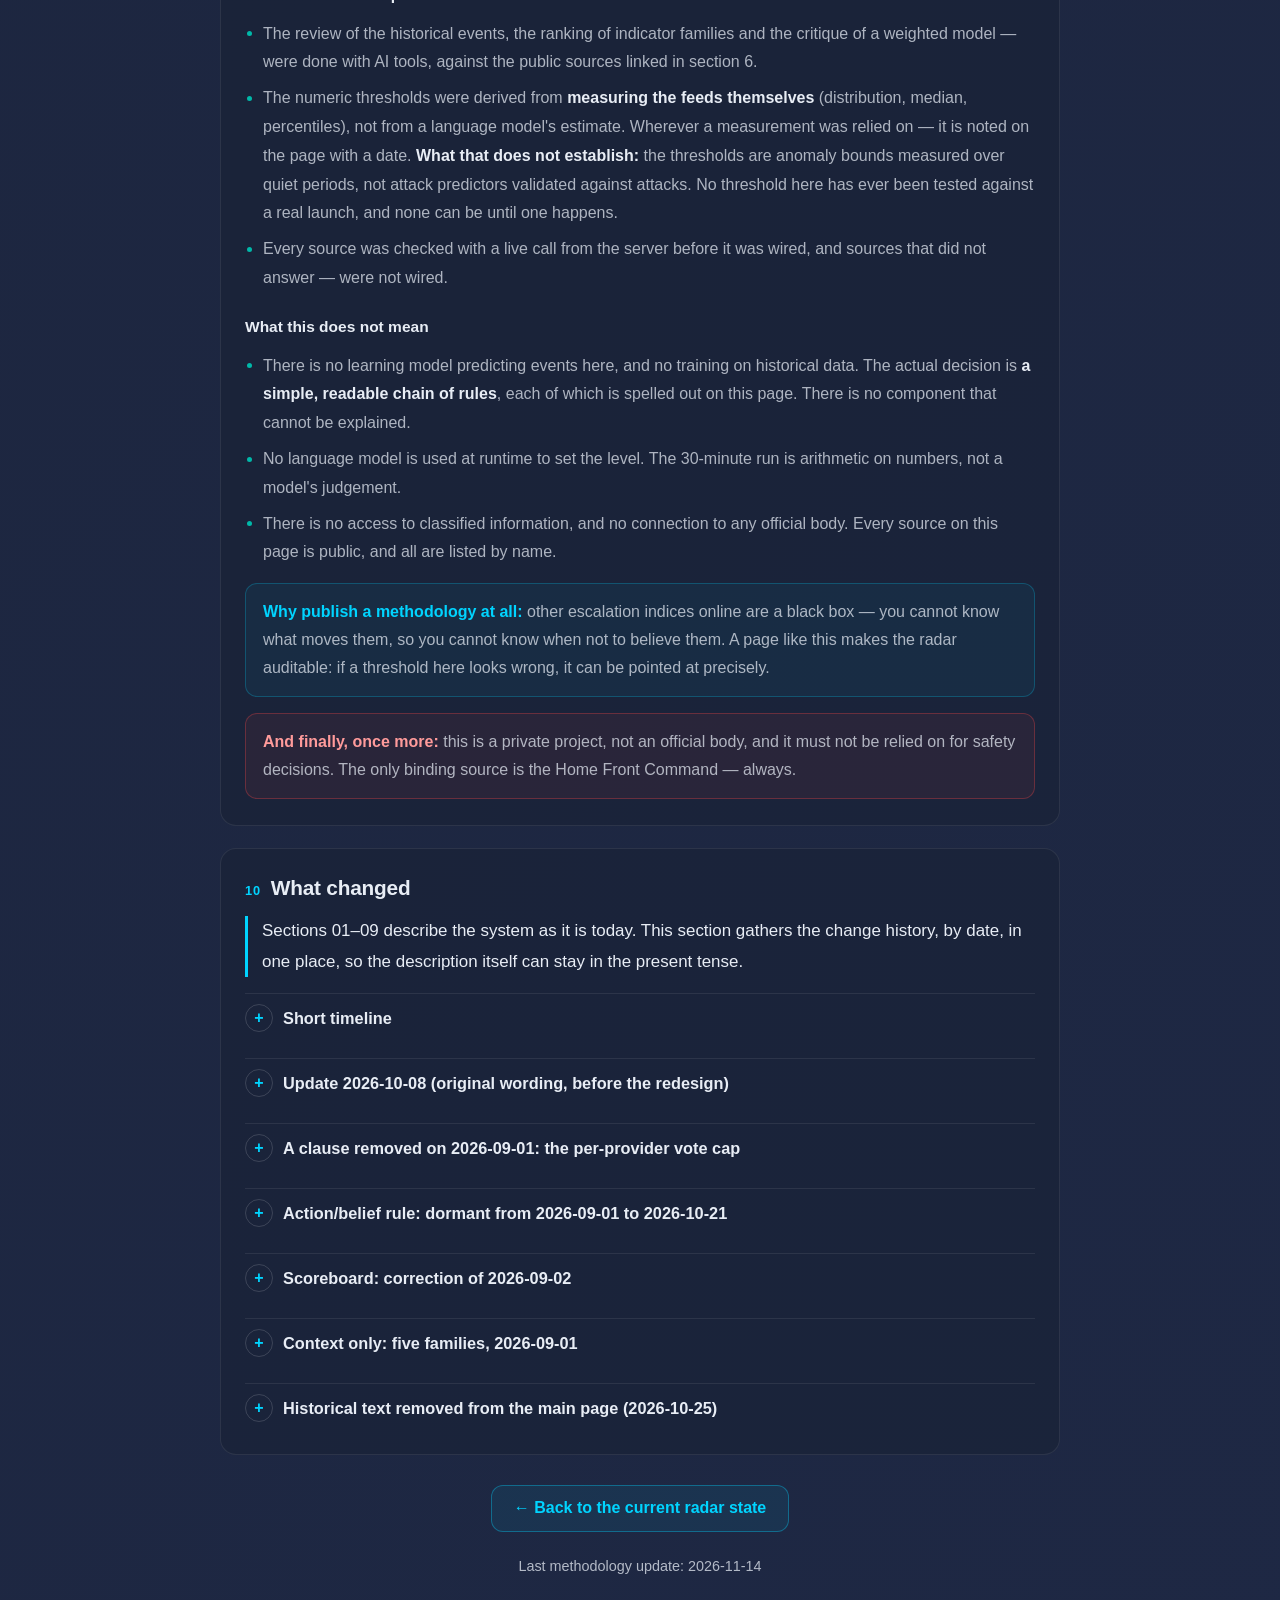
<file: radar/methodology.html>
<!DOCTYPE html>
<!-- data-l is set here, not by script, so the page never flashes both languages
     before JS runs. The switcher overwrites it from localStorage / the browser. -->
<html lang="he" dir="rtl" data-l="he">
<head>
<meta charset="UTF-8">
<meta http-equiv="Content-Security-Policy" content="default-src 'self'; script-src 'self' 'unsafe-inline' https://www.googletagmanager.com https://www.google-analytics.com; style-src 'self' 'unsafe-inline' https://fonts.googleapis.com; font-src 'self' https://fonts.gstatic.com; img-src 'self' data: https://www.google-analytics.com https://www.googletagmanager.com https://hits.sh; connect-src 'self' https://www.google-analytics.com https://region1.google-analytics.com; base-uri 'self'; form-action 'self'; object-src 'none'; upgrade-insecure-requests;">
<meta name="viewport" content="width=device-width, initial-scale=1.0">
<meta name="color-scheme" content="dark">
<meta name="robots" content="index, follow, max-image-preview:large">
<link rel="canonical" href="https://kplns.com/radar/methodology.html">
<meta name="theme-color" content="#0a1628">
<title>מתודולוגיה — ראדאר הסלמה | KPLNS</title>
<meta name="description" content="איך נקבעת רמת ההסלמה: אילו מדדים נמדדים, מה מדליק כל אחד, על מה מבוססים הספים — ומה המערכת לא יכולה לעשות.">
<meta property="og:type" content="article">
<meta property="og:url" content="https://kplns.com/radar/methodology.html">
<meta property="og:title" content="מתודולוגיה — ראדאר הסלמה ישראל ואיראן">
<meta property="og:description" content="איך נקבעת הרמה, מה מדליק כל מדד, על מה מבוססים הספים, ומה המערכת לא יכולה לעשות.">
<meta property="og:image" content="https://kplns.com/radar/og-radar.png">
<meta property="og:locale" content="he_IL">
<link rel="icon" type="image/png" sizes="32x32" href="/favicon-32x32.png">
<link rel="icon" type="image/png" sizes="16x16" href="/favicon-16x16.png">
<link rel="apple-touch-icon" sizes="180x180" href="/apple-touch-icon.png">
<link rel="preconnect" href="https://fonts.googleapis.com" crossorigin>
<link rel="preconnect" href="https://fonts.gstatic.com" crossorigin>
<link href="https://fonts.googleapis.com/css2?family=Heebo:wght@400;500;600;700;800&family=Inter:wght@400;500;600;700&display=swap" rel="stylesheet">
<style>
:root{
  --bg-primary:#111827; --bg-secondary:#1a2236;
  --bg-card:rgba(26,34,54,.65); --border:rgba(255,255,255,.08);
  --border-hover:rgba(255,255,255,.15);
  --cyan:#00d4ff; --cyan-dim:rgba(0,212,255,.15); --teal:#00b8a9;
  --purple:#9d8cff;
  --gradient-accent:linear-gradient(135deg,#00d4ff,#00b8a9);
  --text-primary:#e8edf5; --text-secondary:rgba(232,237,245,.72);
  --text-muted:rgba(232,237,245,.62);
  --font-he:'Heebo',sans-serif; --font-en:'Inter',sans-serif;
  --radius-md:16px; --radius-lg:24px;
  --l0:#22c55e; --l1:#eab308; --l2:#f97316; --l3:#ff6b6b;
}
*{margin:0;padding:0;box-sizing:border-box}
:focus-visible{outline:3px solid var(--cyan);outline-offset:3px;border-radius:4px}
.skip{
  position:absolute;top:-100px;inset-inline-start:0;background:var(--cyan);
  color:#111827;padding:12px 22px;z-index:999;font-weight:700;font-size:.9rem;
  transition:top .25s;text-decoration:none
}
.skip:focus{top:0}
/* 2026-10-25 verify: a:link out-specified .skip (cyan on cyan, 1.0:1). */
a.skip,a.skip:link,a.skip:visited{background:#0a1628;color:#fff;border:2px solid var(--cyan)}
.skip:focus{outline:3px solid var(--cyan);outline-offset:0}
@media(prefers-reduced-motion:reduce){
  *,*::before,*::after{animation:none!important;transition:none!important}
  html{scroll-behavior:auto}
}
html{scroll-behavior:smooth}
body{
  font-family:var(--font-he);
  background:linear-gradient(135deg,#111827 0%,#1a2236 40%,#1e2844 100%);
  color:var(--text-primary); line-height:1.8; padding:0 0 70px;
  -webkit-font-smoothing:antialiased;
}
.container{max-width:880px;margin:0 auto;padding:0 20px}
/* Phones: a card inside a padded container left a ~300px text column
   (2026-10-25 verify). Thinner gutters and card padding on narrow screens. */
@media(max-width:480px){
  .container{padding:0 16px}
  .container section.blk{padding:18px 14px 16px}
  .container .call{padding:12px 13px}
  .container .ep{padding:13px 13px}
  .container .tocbar{margin-inline:-16px;padding-inline:16px}
  .container .tocbar .panel{inset-inline:-16px}
}

/* ── header ─────────────────────────────────────────── */
.topbar{
  border-bottom:1px solid var(--border); background:rgba(17,24,39,.6);
  backdrop-filter:blur(12px); position:sticky; top:0; z-index:50;
}
.topbar-inner{
  max-width:880px;margin:0 auto;padding:14px 20px;
  display:flex;align-items:center;justify-content:space-between;gap:12px
}
.brand{font-family:var(--font-en);font-weight:700;letter-spacing:.08em;font-size:.95rem}
.brand span{background:var(--gradient-accent);-webkit-background-clip:text;background-clip:text;-webkit-text-fill-color:transparent}
.backlink{color:var(--text-secondary);font-size:.85rem;text-decoration:none;transition:color .2s;white-space:nowrap}
.backlink:hover{color:var(--cyan)}
.topnav{display:flex;gap:14px;align-items:center}

/* Language switch — same mechanism as /radar/: the static copy is duplicated
   in the DOM and toggled purely by these CSS rules. */
html[data-l="he"] [data-lang="en"]{display:none!important}
html[data-l="en"] [data-lang="he"]{display:none!important}
.langsw{display:flex;border:1px solid var(--border-hover);border-radius:9px;overflow:hidden}
.langsw button{
  background:none;border:0;color:var(--text-secondary);font-family:var(--font-en);
  font-size:.76rem;font-weight:600;letter-spacing:.06em;padding:5px 10px;
  cursor:pointer;transition:background .2s,color .2s
}
.langsw button:hover{color:var(--text-primary)}
.langsw button[aria-pressed="true"]{background:var(--cyan-dim);color:var(--cyan)}

.hero{text-align:center;padding:44px 0 20px}
.section-label{
  font-family:var(--font-en);font-size:.72rem;letter-spacing:.22em;
  text-transform:uppercase;color:var(--cyan);font-weight:600;margin-bottom:12px
}
h1{
  font-size:clamp(1.6rem,4.4vw,2.4rem);font-weight:800;letter-spacing:-.02em;line-height:1.25;
  background:linear-gradient(135deg,#e8edf5 30%,#00d4ff 100%);
  -webkit-background-clip:text;background-clip:text;-webkit-text-fill-color:transparent;
}
.hero p{color:var(--text-secondary);margin-top:12px;font-size:1rem}
.divider{width:64px;height:2px;background:var(--gradient-accent);margin:22px auto 0;border-radius:2px}

.alertstrip{
  margin:22px auto 0;max-width:760px;
  border:1px solid rgba(239,68,68,.32);background:rgba(239,68,68,.07);
  border-radius:12px;padding:10px 16px;font-size:.88rem;
  display:flex;gap:9px;align-items:baseline;justify-content:center;
  flex-wrap:wrap;text-align:center
}
.alertstrip b{color:#ff9b9b;font-weight:700}
.alertstrip a{color:var(--cyan);font-weight:600;text-decoration:none;border-bottom:1px solid var(--cyan-dim)}

/* ── table of contents ──────────────────────────────── */
.toc{
  margin:28px 0 0;background:var(--bg-card);border:1px solid var(--border);
  border-radius:var(--radius-md);padding:18px 22px
}
.toc .toc-h{
  font-size:.74rem;font-family:var(--font-en);letter-spacing:.18em;text-transform:uppercase;
  color:var(--text-muted);font-weight:600;margin-bottom:11px
}
.toc ol{list-style:none;counter-reset:t;display:grid;grid-template-columns:1fr 1fr;gap:5px 20px}
@media(max-width:640px){.toc ol{grid-template-columns:1fr}}
.toc li{counter-increment:t;font-size:.89rem}
.toc li::before{
  content:counter(t) ".";color:var(--cyan);font-family:var(--font-en);
  font-weight:600;margin-inline-end:7px
}
.toc a{color:var(--text-secondary);text-decoration:none;transition:color .2s}
.toc a:hover{color:var(--cyan)}

/* ── sections ───────────────────────────────────────── */
section.blk{
  margin-top:22px;background:var(--bg-card);border:1px solid var(--border);
  border-radius:var(--radius-md);padding:24px 24px 22px;scroll-margin-top:80px
}
section.blk h2{
  font-size:1.18rem;font-weight:700;letter-spacing:-.01em;margin-bottom:4px;
  display:flex;align-items:baseline;gap:10px
}
section.blk h2 .num{
  font-family:var(--font-en);font-size:.8rem;color:var(--cyan);font-weight:600;
  letter-spacing:.06em
}
section.blk h3{
  font-size:.97rem;font-weight:700;color:var(--text-primary);margin:20px 0 7px
}
section.blk p{color:var(--text-secondary);font-size:.92rem;margin:9px 0}
section.blk b{color:var(--text-primary);font-weight:600}
section.blk ul{list-style:none;display:grid;gap:7px;margin:11px 0 4px}
section.blk ul li{
  color:var(--text-secondary);font-size:.9rem;padding-inline-start:18px;position:relative
}
section.blk ul li::before{
  content:"";position:absolute;inset-inline-start:2px;top:.72em;
  width:5px;height:5px;border-radius:50%;background:var(--teal)
}
section.blk a{color:var(--cyan);text-decoration:none;border-bottom:1px solid var(--cyan-dim)}
section.blk a:hover{border-bottom-color:var(--cyan)}
.lead{
  font-size:.98rem!important;color:var(--text-primary)!important;
  border-inline-start:3px solid var(--cyan);padding-inline-start:14px;margin:14px 0 4px!important
}

/* ── callouts ───────────────────────────────────────── */
.call{
  margin:16px 0 4px;border-radius:12px;padding:14px 17px;font-size:.89rem;
  line-height:1.75;color:var(--text-secondary)
}
.call b{color:var(--text-primary)}
.call.warn{border:1px solid rgba(251,191,36,.4);background:rgba(251,191,36,.08)}
.call.warn b{color:#fbbf24}
.call.info{border:1px solid rgba(0,212,255,.24);background:rgba(0,212,255,.05)}
.call.info b{color:var(--cyan)}
.call.red{border:1px solid rgba(239,68,68,.32);background:rgba(239,68,68,.07)}
.call.red b{color:#ff9b9b}

/* ── tables ─────────────────────────────────────────── */
.m-wrap{overflow-x:auto;margin-top:14px}
.m-tbl{width:100%;border-collapse:collapse;font-size:.84rem;min-width:520px}
.m-tbl th{
  text-align:start;color:var(--text-muted);font-weight:600;padding:8px 9px;
  border-bottom:1px solid var(--border-hover);white-space:nowrap
}
.m-tbl td{padding:9px;border-bottom:1px solid var(--border);color:var(--text-secondary);vertical-align:top}
.m-tbl td:first-child{color:var(--text-primary);font-weight:500}
.m-tbl tr:last-child td{border-bottom:none}
.num-cell{font-family:var(--font-en);font-variant-numeric:tabular-nums;white-space:nowrap}

/* ── episode timeline ───────────────────────────────── */
.ep{
  margin-top:15px;border:1px solid var(--border);border-radius:14px;
  padding:15px 17px;background:rgba(17,24,39,.35)
}
.ep h4{font-size:.95rem;font-weight:700;margin-bottom:3px}
.ep .when{font-family:var(--font-en);font-size:.74rem;color:var(--cyan);letter-spacing:.08em;font-weight:600}
.ep ul{margin-top:9px}
.ep .lead-badge{
  display:inline-block;margin-top:10px;font-size:.8rem;font-weight:600;
  border:1px solid var(--border-hover);border-radius:20px;padding:3px 11px;
  color:var(--text-primary);background:rgba(255,255,255,.04)
}
.src{font-size:.78rem;color:var(--text-muted);margin-top:8px}
.src a{color:var(--text-muted);border-bottom:1px solid var(--border-hover)}
.src a:hover{color:var(--cyan)}

/* ── formula box ────────────────────────────────────── */
.fx{
  font-family:var(--font-en);direction:ltr;text-align:left;
  background:rgba(17,24,39,.55);border:1px solid var(--border);
  border-radius:10px;padding:12px 15px;margin:12px 0;font-size:.83rem;
  color:var(--text-primary);overflow-x:auto;line-height:1.9
}
.fx .c{color:var(--text-muted)}

.tag{
  font-family:var(--font-en);font-size:.62rem;letter-spacing:.1em;text-transform:uppercase;
  color:var(--purple);border:1px solid rgba(157,140,255,.4);border-radius:20px;
  padding:1px 7px;margin-inline-start:7px;vertical-align:middle;font-weight:600
}

.backbar{
  margin-top:30px;text-align:center
}
.backbar a{
  display:inline-block;border:1px solid rgba(0,212,255,.35);background:rgba(0,212,255,.07);
  color:var(--cyan);border-radius:12px;padding:11px 22px;font-weight:600;
  font-size:.92rem;text-decoration:none;transition:background .25s
}
.backbar a:hover{background:rgba(0,212,255,.14)}

footer{
  text-align:center;margin-top:34px;padding-top:24px;border-top:1px solid var(--border);
  color:var(--text-muted);font-size:.8rem;line-height:2.1
}
footer a{color:var(--text-secondary);text-decoration:none}
footer a:hover{color:var(--cyan)}
.legal{display:flex;flex-wrap:wrap;gap:8px 18px;justify-content:center;margin-bottom:10px}
.stamp{text-align:center;color:var(--text-muted);font-size:.8rem;margin-top:22px;font-family:var(--font-en)}

/* ══ redesign 2026-10 ═══════════════════════════════════════════════ */
:root{color-scheme:dark;--visited:#c4b5fd;--text-muted:rgba(232,237,245,.74)}
html{font-size:100%;-webkit-text-size-adjust:100%}
body{font-size:1rem}
.sr{position:absolute!important;width:1px;height:1px;margin:-1px;padding:0;overflow:hidden;clip:rect(0,0,0,0);white-space:nowrap;border:0}
a:link{color:var(--cyan)} a:visited{color:var(--visited)}
.backlink:link,.backlink:visited{color:var(--text-secondary)}
.topbar{position:static}
.backlink,.langsw button{min-height:44px;display:inline-flex;align-items:center}
.langsw button{min-width:44px;justify-content:center;font-size:.85rem}
.backlink{font-size:.95rem;padding:0 4px}
.alertstrip{font-size:1rem}
.alertstrip a{display:inline-flex;align-items:center;min-height:44px}
.section-label{font-size:.8rem}
.hero p{font-size:1.05rem}
section.blk p{font-size:1rem}
section.blk ul li{font-size:1rem}
section.blk h2{font-size:1.3rem;line-height:1.4;scroll-margin-top:72px}
section.blk{scroll-margin-top:72px}
section.blk h3[id]{scroll-margin-top:72px}
section.blk a{padding-block:.12em}
.lead{font-size:1.06rem!important}
.call{font-size:1rem}
.num{font-size:.9rem}
.src{font-size:.875rem}
.tag{font-size:.75rem}
.fx{font-size:.9rem}
.ep h3{font-size:1.02rem;font-weight:700;margin:0 0 3px}
.ep .when{font-size:.8rem}
.ep .lead-badge{font-size:.9rem}
p.fine{font-size:.9rem!important;color:var(--text-muted)!important}
.mono{font-family:ui-monospace,Menlo,Consolas,monospace;font-size:.92em}
.toc .toc-h{font-size:.85rem}
.toc li{font-size:1rem}
.toc a{display:inline-block;padding:6px 0;min-height:32px}
.backbar a{min-height:44px;line-height:1.4;font-size:1rem}
footer{font-size:.9rem}
footer a{display:inline-block;padding:10px 4px}
.stamp{font-size:.9rem}

/* sticky contents bar */
.tocbar{position:sticky;top:0;z-index:60;margin:18px -20px 0;padding:0 20px;
  background:rgba(17,24,39,.96);backdrop-filter:blur(12px);border-bottom:1px solid var(--border)}
.tocbar>details{position:relative}
.tocbar summary{list-style:none;cursor:pointer;min-height:48px;display:flex;align-items:center;gap:10px;color:var(--text-primary);font-weight:600}
.tocbar summary::-webkit-details-marker{display:none}
.tocbar summary .ico{color:var(--cyan);font-size:1.1rem}
.tocbar summary .now{color:var(--text-secondary);font-weight:500;font-size:.95rem;margin-inline-start:auto;
  white-space:nowrap;overflow:hidden;text-overflow:ellipsis;max-width:58%}
.tocbar .panel{position:absolute;inset-inline:-20px;top:100%;max-height:calc(100vh - 70px);overflow:auto;
  background:#151d31;border:1px solid var(--border-hover);border-top:0;padding:8px 20px 14px;
  box-shadow:0 14px 30px rgba(0,0,0,.45)}
.tocbar .panel ol{list-style:none;counter-reset:t;display:grid;gap:0}
.tocbar .panel li{counter-increment:t}
.tocbar .panel li::before{content:counter(t) ".";color:var(--cyan);font-family:var(--font-en);font-weight:600;margin-inline-end:8px}
.tocbar .panel a{display:inline-flex;align-items:center;min-height:44px;color:var(--text-primary);text-decoration:none;font-size:1rem}
.tocbar .panel a:hover{color:var(--cyan)}
.tocbar .tools{display:flex;gap:10px;flex-wrap:wrap;padding-top:8px;border-top:1px solid var(--border);margin-top:6px}
.tocbar .tools button{min-height:44px;padding:0 14px;border-radius:10px;border:1px solid var(--border-hover);
  background:none;color:var(--text-secondary);font:inherit;font-size:.92rem;cursor:pointer}
.tocbar .tools button:hover{color:var(--cyan)}
@media(min-width:900px){
  .tocbar{position:fixed;top:8px;inset-inline:0;margin:0 auto;width:min(840px,calc(100% - 40px));padding:0 20px;
    border-radius:12px;border:1px solid var(--border-hover);transform:translateY(-140%);transition:transform .2s}
  .tocbar:not(.on){visibility:hidden}
  .tocbar.on{transform:none}
  .tocbar .panel{inset-inline:-1px}
  .toc{display:block}
}
@media(max-width:899px){.toc{display:none}}

/* collapsible technical subsections */
details.dd{border-top:1px solid var(--border);margin-top:16px}
details.dd>summary{list-style:none;cursor:pointer;display:flex;align-items:center;gap:10px;min-height:48px;padding:6px 0}
details.dd>summary::-webkit-details-marker{display:none}
details.dd>summary::before{content:"+";flex:none;width:26px;height:26px;border-radius:50%;border:1px solid var(--border-hover);
  display:inline-flex;align-items:center;justify-content:center;color:var(--cyan);font-family:var(--font-en);font-weight:600}
details.dd[open]>summary::before{content:"\2212"}
details.dd>summary h3{margin:0!important;font-size:1.02rem!important;line-height:1.5}
details.dd>summary:hover h3{color:var(--cyan)}
details.dd>.dd-body{padding-bottom:6px}
details.dd>.dd-body>:first-child{margin-top:4px}

/* tables */
.m-wrap{margin-top:14px}
.m-tbl{font-size:.92rem}
.m-tbl caption{caption-side:top;text-align:start;color:var(--text-muted);font-size:.85rem;padding:0 9px 8px}
.m-tbl td.num-cell{white-space:normal}
.m-tbl th{white-space:normal}
.m-tbl.kv{min-width:0}
@media(max-width:600px){
  .m-wrap{overflow-x:visible}
  .m-tbl:not(.kv){min-width:0;display:block}
  .m-tbl:not(.kv) thead{position:absolute;width:1px;height:1px;overflow:hidden;clip:rect(0,0,0,0)}
  .m-tbl:not(.kv) tbody,.m-tbl:not(.kv) tr,.m-tbl:not(.kv) td{display:block;width:100%}
  .m-tbl:not(.kv) caption{display:block}
  .m-tbl:not(.kv) tr{border:1px solid var(--border-hover);border-radius:12px;background:rgba(17,24,39,.4);
    margin:0 0 12px;padding:10px 12px}
  .m-tbl:not(.kv) td{border:0;padding:6px 0}
  .m-tbl:not(.kv) td:first-child{font-size:1.02rem;font-weight:700;color:var(--text-primary);padding-top:2px}
  .m-tbl:not(.kv) td[data-label]:not([data-label=""])::before{content:attr(data-label);display:block;
    font-size:.8rem;font-weight:600;letter-spacing:.04em;color:var(--cyan);margin-bottom:1px}
}

/* back to top */
.totop{position:fixed;inset-inline-end:16px;bottom:16px;width:48px;height:48px;border-radius:50%;z-index:70;
  border:1px solid var(--border-hover);background:rgba(17,24,39,.94);color:var(--cyan);font-size:1.3rem;cursor:pointer;
  display:none;align-items:center;justify-content:center;box-shadow:0 6px 18px rgba(0,0,0,.4)}
.totop.show{display:flex}
@media print{.tocbar,.totop{display:none}}
</style>
<script type="application/ld+json">
{"@context":"https://schema.org","@graph":[
  {"@type":"WebPage","@id":"https://kplns.com/radar/methodology.html#webpage","url":"https://kplns.com/radar/methodology.html","dateModified":"2026-11-14","name":"מתודולוגיה — ראדאר הסלמה ישראל ואיראן","description":"איך נקבעת הרמה, מה מדליק כל מדד, על מה מבוססים הספים, ומה המערכת לא יכולה לעשות.","inLanguage":["he-IL","en"],"breadcrumb":{"@id":"https://kplns.com/radar/methodology.html#breadcrumb"}},
  {"@type":"BreadcrumbList","@id":"https://kplns.com/radar/methodology.html#breadcrumb","itemListElement":[
    {"@type":"ListItem","position":1,"name":"ראדאר הסלמה","item":"https://kplns.com/radar/"},
    {"@type":"ListItem","position":2,"name":"מתודולוגיה","item":"https://kplns.com/radar/methodology.html"}
  ]}
]}
</script>
</head>
<body>

<a class="skip" href="#main"><span data-lang="he">דלג לתוכן</span><span data-lang="en">Skip to content</span></a>

<header class="topbar">
  <div class="topbar-inner">
    <div class="brand"><span>KPLNS</span></div>
    <div class="topnav">
      <div class="langsw" role="group" aria-label="שפה / Language">
        <button type="button" id="lang-he" aria-pressed="true">עב</button>
        <button type="button" id="lang-en" aria-pressed="false">EN</button>
      </div>
      <a class="backlink" href="/radar/"
         ><span data-lang="he">← חזרה לראדאר</span><span data-lang="en">← Back to the radar</span></a>
    </div>
  </div>
</header>

<main class="container" id="main">

  <div class="hero">
    <div class="section-label">Methodology</div>
    <h1><span data-lang="he">איך הראדאר עובד</span><span data-lang="en">How the radar works</span></h1>
    <p><span data-lang="he">המתודולוגיה המלאה — מה נמדד, מה מדליק מדד, על מה מבוססים המספרים, ומה המערכת לא יכולה לעשות</span><span data-lang="en">The full methodology — what is measured, what lights an indicator, what the numbers are based on, and what the system cannot do</span></p>
    <div class="divider"></div>

    <div class="alertstrip" data-lang="he">
      <span><span aria-hidden="true">⚠️</span> <b>זו אינה מערכת התרעה.</b>
      המקור המחייב היחיד הוא פיקוד העורף.</span>
      <a href="https://www.oref.org.il/" target="_blank" rel="noopener">להנחיות המחייבות ←</a>
    </div>
    <div class="alertstrip" data-lang="en">
      <span><span aria-hidden="true">⚠️</span> <b>This is not an alert system.</b>
      The only binding source is the Home Front Command.</span>
      <a href="https://www.oref.org.il/" target="_blank" rel="noopener">Official instructions ←</a>
    </div>
  </div>

  <div class="tocbar" id="tocbar">
    <details id="tocdd">
      <summary aria-label="תוכן העניינים" data-label-he="תוכן העניינים" data-label-en="Contents"><span class="ico" aria-hidden="true">☰</span>
        <span data-lang="he">תוכן העניינים</span><span data-lang="en">Contents</span>
        <span class="now" id="tocnow" aria-live="off"></span></summary>
      <div class="panel">
        <nav aria-label="ניווט בעמוד" data-label-he="ניווט בעמוד" data-label-en="Page navigation">
          <div data-lang="he"><ol><li><a href="#q">השאלה שהמערכת עונה עליה</a></li><li><a href="#design">למה סמנים בוליאניים ולא ציון משוקלל</a></li><li><a href="#weights">איפה כן הוטה המשקל</a></li><li><a href="#stats">הבסיס הסטטיסטי</a></li><li><a href="#thresholds">ספי ההדלקה המדויקים</a></li><li><a href="#history">הבסיס ההיסטורי</a></li><li><a href="#rejected">מה נבדק ונפסל</a></li><li><a href="#honesty">כללי היושרה של הדף</a></li><li><a href="#ai">גילוי נאות: פיתוח בעזרת AI</a></li><li><a href="#changes">מה השתנה</a></li></ol></div>
          <div data-lang="en"><ol><li><a href="#q">The question the system answers</a></li><li><a href="#design">Why on/off indicators and not a weighted score</a></li><li><a href="#weights">Where weight was applied after all</a></li><li><a href="#stats">The statistical basis</a></li><li><a href="#thresholds">The exact thresholds</a></li><li><a href="#history">The historical basis</a></li><li><a href="#rejected">What was tested and rejected</a></li><li><a href="#honesty">The page's honesty rules</a></li><li><a href="#ai">Disclosure: developed with AI tools</a></li><li><a href="#changes">What changed</a></li></ol></div>
        </nav>
        <div class="tools">
          <button type="button" id="openall"><span data-lang="he">פתיחת כל הפרטים</span><span data-lang="en">Expand all details</span></button>
          <button type="button" id="closeall"><span data-lang="he">סגירת כל הפרטים</span><span data-lang="en">Collapse all details</span></button>
        </div>
      </div>
    </details>
  </div>

  <nav class="toc" aria-label="תוכן העניינים" data-label-he="תוכן העניינים" data-label-en="Contents">
    <div data-lang="he">
    <p class="toc-h">בעמוד הזה</p>
    <ol>
      <li><a href="#q">השאלה שהמערכת עונה עליה</a></li>
      <li><a href="#design">למה סמנים בוליאניים ולא ציון משוקלל</a></li>
      <li><a href="#weights">איפה כן הוטה המשקל</a></li>
      <li><a href="#stats">הבסיס הסטטיסטי</a></li>
      <li><a href="#thresholds">ספי ההדלקה המדויקים</a></li>
      <li><a href="#history">הבסיס ההיסטורי</a></li>
      <li><a href="#rejected">מה נבדק ונפסל</a></li>
      <li><a href="#honesty">כללי היושרה של הדף</a></li>
      <li><a href="#ai">גילוי נאות: פיתוח בעזרת AI</a></li>
      <li><a href="#changes">מה השתנה</a></li>
    </ol>
    </div>
    <div data-lang="en">
    <p class="toc-h">On this page</p>
    <ol>
      <li><a href="#q">The question the system answers</a></li>
      <li><a href="#design">Why on/off indicators and not a weighted score</a></li>
      <li><a href="#weights">Where weight was applied after all</a></li>
      <li><a href="#stats">The statistical basis</a></li>
      <li><a href="#thresholds">The exact thresholds</a></li>
      <li><a href="#history">The historical basis</a></li>
      <li><a href="#rejected">What was tested and rejected</a></li>
      <li><a href="#honesty">The page's honesty rules</a></li>
      <li><a href="#ai">Disclosure: developed with AI tools</a></li>
      <li><a href="#changes">What changed</a></li>
    </ol>
    </div>
  </nav>

  <!-- ─────────────────────────────────────────────── -->
  <section class="blk" id="q">
    <div data-lang="he">
    <h2><span class="num">01</span> השאלה שהמערכת עונה עליה</h2>
<p class="lead">"האם מצטברים סימנים לכך שמתקרבת הסלמה בין ישראל לאיראן, ברמת
    ימים — כזו שמצדיקה להתארגן?"</p>

    <p>זו לא אותה שאלה שמדדים אחרים ברשת עונים עליה. usstrikeradar.com, למשל, שואל
    "האם ארה"ב תתקוף את איראן" — שאלה קרובה, אבל לא זהה, ובוודאי לא זהה בהשלכות על
    מישהו שגר בישראל. הראדאר הזה מציג <b>שני מדדים נפרדים</b>, אחד לכל צד, מפני
    שהסימנים משני הצדדים שונים לגמרי באופיים: בישראל נמדדת התנהגות של מערכות אזרחיות
    וביטחוניות, ובאיראן נמדדת התנהגות של המשטר ושל התשתית.</p>

    <div class="call red">
      <b>מה שהמערכת לא עושה:</b> היא לא מודיעה על שיגור, ולא נותנת התרעת דקות.
      היא <b>תוכננה</b> כשכבת התארגנות של 1–3 ימים, וזה מה שהיא מנסה לעשות —
      לא מה שמובטח שתעשה. היסטורית, חלק מפעולות ההתגוננות הופיעו 1–3 ימים לפני
      הסלמה; במקרה מהיר (ראו אוקטובר 2024 בסעיף 6) ייתכן שלא יהיה כאן שום זמן
      התרעה כלל. התרעת הדקות היא פיקוד העורף, נקודה.
    </div>

    <div class="call red">
      <b>מה המכשיר הזה אינו רואה — במפורש :</b> המדדים קוראים
      שיבוש סביבתי ברמת חברה שלמה — מרחב אווירי, אינטרנט, מטבע, חריגות
      תרמיות — על חלון בסיס של כ-48 שעות. לכן המערכת <b>אינה מסוגלת
      מבנית</b> לראות:
      <ul>
        <li><b>תקיפות בודדות ושיגורי טילים.</b> בליל 30–31.8.2026 תקפה ארה"ב
        את האי לארק במצר הורמוז, ואיראן ירתה 8 טילים בליסטיים לעבר בסיסים
        בירדן (צבא ירדן יירט את כולם; פטרה, CENTCOM) — והראדאר הציג רמה 0
        לאורך כל האירוע, עם כל 16 המקורות תקינים. זו לא תקלה בצנרת אלא גבול
        של המכשיר: אירוע נקודתי שאינו משבש תעופה אזרחית, אינטרנט או מטבע
        ברמה חברתית — אינו נראה בו.</li>
        <li><b>לחימה בלבנון, בסוריה, בתימן או בירדן.</b> נמדדות רק השפעות
        עקיפות (אינטרנט, מרחב אווירי) — לא חילופי האש עצמם.</li>
        <li><b>הצטברות איטית על פני שבועות.</b> חלון בסיס של 48 שעות בולע
        רמפה איטית כ"נורמלי". רמפות כאלה מוצגות כעת בעמוד הראדאר ברשימה
        נפרדת ("מגמות איטיות") — כהקשר בלבד, לא כשינוי רמה.</li>
      </ul>
      לכן <b>0 בראדאר אינו "הכול בסדר"</b> — הוא אומר רק שהחיישנים לא ראו
      שיבוש סביבתי בחלון המדידה. ובדיוק בגלל הגבול הזה מוצג בעמוד הראדאר
      כרטיס "מצב הלחימה": שלב הלחימה המוצהר נקבע <b>בידי אדם</b>. זו הצהרה על המצב הקבוע, שמעדכן אדם — לא עדכון חדשות — והיא נפרדת במפורש מפלט החיישנים
      האוטומטי של המחוונים.
      <p><b>מה שאין כאן, בכוונה:</b> העמוד <b>אינו עוקב אחר
      תקיפות בודדות ואינו מציג רשימת אירועים</b>. רשימת אירועים קינטיים
      הוצגה כאן עד 1.9.2026 והוסרה: רשימה סטטית של אירועים בעמוד סטטוס חי
      נקראת כעדכנית גם כשהיא בת ימים, וזה בדיוק ההיפך ממה שהעמוד הזה אמור
      לעשות. גם המערכת האוטומטית שהזינה אותה כובתה — היא ממשיכה לרוץ, אך
      במצב דיווח בלבד (notify-only): היא מתריעה לבעל העמוד בלבד, ואין לה
      שום הרשאת כתיבה לעמוד הציבורי. על אירועים נקודתיים יש להסתמך על
      מקורות חדשותיים, והמקור המחייב היחיד להנחיות התגוננות הוא פיקוד
      העורף.</p>
    </div>
    </div>
    <div data-lang="en">
    <h2><span class="num">01</span> The question the system answers</h2>
<p class="lead">"Are signs accumulating that an escalation between Israel and
    Iran is approaching, on a scale of days — the kind that justifies getting
    prepared?"</p>

    <p>That is not the question other indices online answer. usstrikeradar.com,
    for example, asks "will the US strike Iran" — a related question, but not the
    same one, and certainly not the same in its consequences for someone living
    in Israel. This radar shows <b>two separate indices</b>, one per side,
    because the signs on the two sides differ completely in kind: on the Israeli
    side it is the behaviour of civil and defence systems that is measured, and
    on the Iranian side the behaviour of the regime and its infrastructure.</p>

    <div class="call red">
      <b>What the system does not do:</b> it does not announce a launch, and it
      gives no minutes-level warning. It is <b>designed as</b> a 1–3 day
      preparation layer — that is what it attempts, not what it guarantees.
      Historically some protective actions have appeared 1–3 days before an
      escalation; in a fast case (see October 2024 in section 6) there may be no
      warning time here at all. Minutes-level warning is the Home Front Command,
      full stop.
    </div>

    <div class="call red">
      <b>What this instrument cannot see — stated plainly:</b> the indicators read society-scale ambient disruption —
      airspace, internet, currency, thermal anomalies — over a baseline window
      of roughly 48 hours. The system is therefore <b>structurally unable</b>
      to see:
      <ul>
        <li><b>Individual strikes and missile launches.</b> Overnight on
        30–31 Aug 2026 the US struck Larak Island in the Strait of Hormuz and
        Iran fired 8 ballistic missiles at bases in Jordan (all intercepted by
        Jordan's army; Petra, CENTCOM) — and this radar showed level 0
        throughout, with all 16 sources healthy (as of 2026-08-31). That is not a plumbing fault
        but a limit of the instrument: a discrete event that does not disrupt
        civil aviation, internet or currency at a societal scale is invisible
        to it.</li>
        <li><b>Fighting in Lebanon, Syria, Yemen or Jordan.</b> Only the
        second-order ambient effects (internet, airspace) are measured — not
        the exchanges of fire themselves.</li>
        <li><b>Slow build-ups over weeks.</b> A 48-hour baseline window
        absorbs a slow ramp as "normal". Such ramps are now shown on the radar
        page as a separate list ("slow ramps") — context only, never a level
        change.</li>
      </ul>
      So <b>0 on the radar is not an all-clear</b> — it says only that the
      sensors saw no ambient disruption in the measurement window. And
      precisely because of that limit, the radar page carries a war-phase
      card: the declared war phase is set <b>by a person</b>. It is a durable
      state statement, not a news feed, and it is deliberately kept separate
      from the automated sensor output of the gauges.
      <p><b>What is deliberately NOT here:</b> this page
      <b>does not track individual strikes and carries no event list</b>. A
      list of kinetic events stood here until 2026-09-01 and was removed: a
      static list of events on a live-status page reads as current even when
      it is days old, which is the exact opposite of what this page is for.
      The automated pipeline that fed it was stood down at the same time — it
      still runs, but in notify-only mode: it reports to the page's owner and
      has no write access whatsoever to anything published here. For discrete
      events, rely on news sources; the only binding source for civil-defence
      instructions is the Home Front Command.</p>
    </div>
    <p class="fine">הסעיפים כאן מתארים את המערכת כפי שהיא היום. מה שהשתנה ומתי — בסעיף <a href="#changes">10, מה השתנה</a>.</p>
    <div class="callout" style="border:1px solid rgba(148,163,184,.35);border-radius:10px;padding:14px 16px;margin:0 0 22px">
      <b>מצטטים את הדף?</b> ציינו: <i>מדד ניסיוני פרטי המבוסס על נתונים ציבוריים —
      לא גורם רשמי ולא מערכת התרעה.</i> המקור המחייב היחיד להנחיות התגוננות הוא
      פיקוד העורף.
    </div>
    <p class="fine">The sections here describe the system as it is today. What changed, and when, is in <a href="#changes">section 10, What changed</a>.</p>
    <div class="callout" style="border:1px solid rgba(148,163,184,.35);border-radius:10px;padding:14px 16px;margin:0 0 22px">
      <b>Quoting this page?</b> Please describe it as: <i>&quot;a private, experimental index built from public data — not an official body and not a warning system.&quot;</i>
      The only binding source for civil-defence instructions is the Home Front Command.
    </div>
    </div>
  </section>

  <!-- ─────────────────────────────────────────────── -->
  <section class="blk" id="design">
    <div data-lang="he">
    <h2><span class="num">02</span> למה סמנים בוליאניים ולא ציון משוקלל</h2>

    <p>הדרך המקובלת לבנות מדד כזה היא ממוצע משוקלל: לוקחים 6–8 סיגנלים, נותנים לכל
    אחד משקל, ומקבלים מספר בין 0 ל-100. הדף הזה <b>לא</b> עושה את זה — בכוונה,
    ואחרי שנמדד מה קורה כשכן.</p>

    <details class="dd"><summary><h3>מה שנמדד על מערכת משוקללת שרצה כאן בפועל</h3></summary><div class="dd-body">
    <p>לפני בניית הראדאר הזה רץ במשך חודשיים מוניטור שהתבסס על מדד משוקלל חיצוני.
    זו הייתה ההתנהגות שלו ביומן שלו עצמו, 9.6.2026–16.8.2026:</p>
    <ul>
      <li><b>57 התרעות ב-68 ימים</b> — כ-0.85 התרעות ליום.</li>
      <li>המדד התנדנד 46 → 67 → 24 → 96 → 24 → 78 → 36, וחצה את סף ההתרעה עשרות
      פעמים לשני הכיוונים.</li>
      <li>בין 12 ל-16 באוגוסט: 60, 70, 75, 78, 74, 64, 59, 49, 39, 36 —
      <b>תשע התרעות למחזור חדשותי אחד</b> שעלה ודעך.</li>
      <li>תת-הסיגנל של רטוריקת מנהיגים היה מסומן "קיצוני" גם כשהמדד הכולל הראה
      "רגוע". מדד שדולק כמעט תמיד אינו מדד.</li>
    </ul>

    <p>הסיבה המבנית: כשמערבבים סיגנלים שכולם נגזרים מאותו זרם חדשות (כותרות,
    הצהרות, שוקי הימורים, מחיר נפט), הם מתואמים זה לזה — במיוחד במשבר. הממוצע
    המשוקלל מתנהג אז כמו <b>מד עוצמת רעש חדשותי אחד</b>, ויורש את התנודתיות של
    האיבר הרועש ביותר שלו. הוא גם מסתיר מי בדיוק זז.</p>

    <div class="call warn">
      <b>העלות האמיתית של רעש:</b> מערכת שמתריעה כל יום מאמנת את מי שמקבל אותה
      להתעלם ממנה. זה גרוע יותר משום התרעה, בדיוק עבור ההתרעה האחת שחשובה.
    </div>

    </div></details>
    <details class="dd"><summary><h3>מה נבנה במקום</h3></summary><div class="dd-body">
    <p>כל מדד כאן הוא <b>בוליאני</b> — דולק או כבוי — ולא ציון. הרמה היא פשוט
    <b>ספירה של כמה משפחות מדדים דולקות בו-זמנית</b>, אחרי מסנן גיוון-ספקים:</p>
    <div class="fx">
      votes &nbsp;= &nbsp; <span class="c">// one vote per lit family (the old per-provider cap was removed 1.9.2026 — proved redundant with the two clamps below)</span><br>
      level = 0 &nbsp; <span class="c">// no family lit</span><br>
      level = 1 &nbsp; <span class="c">// 1 vote — or 2+ votes all from ONE provider — or 2+ votes that are all BELIEFS</span><br>
      level = 2 &nbsp; <span class="c">// exactly 2 votes, from 2+ distinct providers, incl. 1+ ACTION</span><br>
      level = 3 &nbsp; <span class="c">// 3+ votes, from 3+ distinct providers, incl. 1+ ACTION &nbsp;OR&nbsp; Home Front Command policy change (exempt from the provider clamp)</span>
    </div>
    <p>"משפחה" היא מקור-התנהגות אחד, ולה <b>קול אחד</b> בלבד — לא משנה כמה פריטים
    בתוכה זזו. ארבע שגרירויות ארה"ב שמפרסמות הוראה באותו יום הן עדיין קול אחד, לא ארבעה.</p>

    </div></details>
    <details class="dd"><summary><h3>פעולה מול דעה — "יקר" מתחלק לשניים (20.8.2026)</h3></summary><div class="dd-body">
    <p>העיקרון המקורי — אותות יקרים ולא דיבור זול — התברר כלא מדויק מספיק:
    "יקר" מתחלק לשני סוגים שונים מהותית, ורק אחד מהם שווה קול אזהרה.</p>
    <ul>
      <li><b>פעולה</b> — יקרה <b>למבצע שלה</b>, ולכן חושפת מידע פרטי. פיקוד
      העורף שמשנה הנחיות התגוננות; מדינה שמנתקת לעצמה את האינטרנט; ארה"ב
      שמפנה אנשי שגרירות; מרחב אווירי שנסגר; צבא שמשבש GPS מעל השטח של
      עצמו. המחיר ששולם הוא הראיה שמאחורי הצעד עומדת ידיעה.</li>
      <li><b>דעה</b> — יקרה <b>למהמר</b> שאין לו מידע פרטי. Polymarket, נפט, שער השקל, רמות אזהרת מסע. תשלום הכסף מוכיח שהסוחר רציני — לא
      שהוא יודע משהו. הוא קורא את אותן כותרות שהאספנים האחרים קוראים.</li>
    </ul>
    <p>הכלל שנאכף בקוד: <b>רמה 2 ומעלה מחייבת לפחות משפחת פעולה אחת דולקת.</b>
    דעות לבדן — לא משנה כמה מהן נדלקות יחד — עוצרות את המדד ברמה 1. דעות
    מאשרות ומוסיפות ביטחון; הן לעולם אינן מייצרות אזהרה בעצמן. הכלל הזה יכול
    רק להוריד רמה, לעולם לא להעלות — נבדק באופן ממצה על כל תת-הקבוצות האפשריות של
    משפחות. הבדיקה הזו מוכיחה תכונה מכנית אחת בלבד — שהכלל אינו מעלה רמה;
    היא אינה ראיה לכך שהכלל מדייק, ואין לקרוא אותה ככזו. הכלל אינו נוגע בחריגת פיקוד העורף — שהיא משפחת
    פעולה. הערת יושר על אזהרות המסע: פינוי שגרירות בפועל היה פעולה, אבל מה
    שהאספן קורא הוא רק <b>רמת האזהרה מכותרת ה-RSS</b> — הכרזה, לא פעולה
    נצפית — ולכן הן סווגו דעה.</p>
    


    <p>כיום משפחת דעה אחת — העניין הציבורי בוויקיפדיה במצר הורמוז, במדד האיראני בלבד — מצביעה; לבדה (או עם עוד דעה) היא נעצרת ברמה 1. הסיווג מוצג בכל שורה.</p>

    </div></details>
    <details class="dd"><summary><h3 id="iran-ceiling-method">המדד האיראני: שלוש משפחות, שתי תופעות מצביעות</h3></summary><div class="dd-body">
    <p>המדד האיראני נשען על <b>שלוש משפחות מצביעות משלושה ספקים נפרדים</b>: קישוריות האינטרנט הארצית של איראן (IODA), חיישני RIPE Atlas הפעילים בתוך איראן, והעניין הציבורי בוויקיפדיה במצר הורמוז. רמה 2 ומעלה מחייבת שני ספקים נפרדים לפחות ורמה 3 שלושה. <b>מ-23.10.2026 אינטרנט באיראן (IODA) וחיישני RIPE Atlas נספרים כתופעה אחת וקול אחד</b>, כי שניהם מודדים את אותו ניתוק פיזי (RIPE קרס בשלושת הניתוקים האמיתיים בדיוק יחד עם IODA). לכן במדד האיראני יש שתי תופעות מצביעות בלבד, ו<b>רמה 2 היא המקסימום</b>. אותו כלל חל על הודעת "סימנים פיזיים במקביל" בערוץ. התקרה נגזרת בקוד מרשימת המשפחות המצביעות ומתפרסמת בשדה
    <code>max_level</code>, ולא נכתבת ידנית — כך היא אינה יכולה לסטות מהקוד.</p>
    <p><b>מה כל אחת משתי המשפחות החדשות יכולה, ומה לא.</b> חיישני RIPE Atlas: מספר החיישנים המחוברים באיראן מתחת ל-50% מחציון 14 הימים, בשתי בדיקות רצופות. בשחזור על ארכיון הבדיקות היומי: 73–104 בימים רגילים, וב-18.6.2025, 8.1.2026 ו-28.2.2026 צניחה ל-5–7 — <b>במקביל</b> לניתוק, לא לפניו. זה עד שני עצמאי (רשת מדידה אחרת, שיטה אחרת), לא אות מקדים. בקרה: אם גם מספר החיישנים בישראל קורס, התקלה ב-RIPE ולא באיראן — המדד מוצג כ"לא נמדד כרגע" ואינו נדלק; כשל קריאה הוא תמיד "לא נמדד". ויקיפדיה: הצפיות ביום האחרון שפורסם בערך Strait of Hormuz, פי 3 ומעלה מחציון 14 הימים שלפניו. בשחזור: פי 8.4 / 7.7 / 6.6 ב-17–19.2.2026 (11 ימים לפני 28.2), פי 3.2–3.9 ב-29.1–1.2.2026 ופי 3.35 ב-12.6.2025 (ערב התקיפות); בינואר 2026 לא עבר פי 2.5, ובחודש האחרון אף יום לא עבר פי 2. הסף נקבע על פי 3 כי הוא שומר על כל פגיעה מוקדמת בשחזור ויושב מעל הערך הגבוה ביותר שלא היה קשור לאירוע (פי 2.43). זה אות מקדים ב-0–11 ימים אבל רועש, ומבוסס על שלושה אירועים בלבד; והוא <b>עניין ציבורי</b> — קורא שמחפש ערך לא משלם דבר — ולכן מסווג דעה ולבדו נעצר ברמה 1.</p>
    <p>שאר השורות בפאנל האיראני — תעופה צבאית, חריגות תרמיות מלוויין, שיבוש GPS בהורמוז,
    השווקים ושוק הניבוי — ממשיכות להימדד, להישמר ולהופיע עם הסף החי שלהן,
    אבל <b>אינן מצביעות</b>. הסיבה היא מה שניתן למדוד מעל איראן בערוצים
    חופשיים: זיהוי תרמי מלוויין הוא הערכת נזק <b>אחרי</b> תקיפה ולא לפניה;
    שיבוש GPS במפרץ הוא אות ימי, מחוץ לשאלה שהדף הזה שואל; ושווקים והימורים
    הם דעה שנבנית מאותן חדשות שכל שאר האספנים קוראים.</p>
    <p><b>ארבע שורות "נמדד, עוד לא מצביע" (21.10.2026).</b> סולם אזהרות המסע של ארבע ממשלות, לינות צוותי אוויר זרים בנתב"ג, ביטולי טיסות אסטנבול–טהרן, ומטוסי תדלוק ומודיעין באזור. כל אחת נמדדת בכל ריצה, מוצגת בדף, ונרשמת לקובץ בסיס. אף אחת מהן אינה נכנסת לרמה, לספירה, להתרעה או לפוסט. בדיקת קידום לא לפני 28.10.2026, אחרי 7 ימי בסיס, ורק באישור הבעלים. לוח הטיסות החורפי של IATA מתחיל ב-25.10.2026 ולכן ספירות הנתב"ג לפני ואחרי המעבר אינן ברות השוואה.</p>
    <p>גם למשפחה המצביעה העיקרית יש בעיה, וזה נאמר כאן ולא מוסתר: הסף של merit-nt (IODA) נמוך מהערך הנמוך ביותר שנשמר אי פעם ב-14 התצלומים היומיים השמורים (26.4), כלומר הוא יושב מחוץ למעטפת שנמדדה עד היום. הסף החי מוצג בשורת המדד בדף הראשי. <b>זו אמירה על הכלים שיש לנו, לא על איראן.</b></p>

    </div></details>
    <details class="dd"><summary><h3>למה לא כתוב כאן "משפחות בלתי תלויות"</h3></summary><div class="dd-body">
    <p>עד 18.8.2026 הדף הזה טען שהרמה סופרת משפחות <b>בלתי תלויות</b>. הטענה
    הזו לא הייתה מדויקת, והיא תוקנה. המשפחות מודדות <b>התנהגויות שונות</b> —
    צבא, מרחב אווירי, מטבע, לוויין — אבל הן אינן <b>תצפיות</b> בלתי-תלויות:
    כמה מהן מגיעות לשרת דרך אותו צינור בדיוק.</p>
    <ul>
      <li><b>IODA</b>, מארח אחד: אינטרנט איראן (ארצי) — המשפחה היחידה על
      הצינור הזה מאז 1.9.2026, אחרי שהמשפחות הפרובינציאלית והאזורית נמחקו.</li>
      <li><b>adsb.lol</b>, מארח אחד: מרחב אווירי ישראל (מצביע), מרחב אווירי ירדן ותעופה צבאית באזור (הקשר בלבד) — שלוש משפחות בצד הישראלי, אחת מהן מצביעה.</li>
      <li><b>Yahoo Finance</b>, כתובת אחת: הרגל של נפט ברנט (חוזה עתידי BZ=F) בתוך משפחת השווקים. עד 21.10.2026 הרגל הזו נקראה מ-tgju; הועברה כדי שהשרת לא יפנה לאתר המופעל מאיראן.</li>
      <li><b>מחלקת המדינה האמריקאית</b>, קריאה אחת: שתי משפחות אזהרות המסע.</li>
      <li><b>gpsjam.org</b>, קובץ יומי אחד: שיבוש ה-GPS במצר הורמוז ושיבוש
      ה-GPS מעל מרחב ישראל — אותה הורדה בדיוק משרתת את שתיהן.</li>
    </ul>
    <p>המשמעות: תקלה אחת אצל ספק אחד הייתה יכולה לייצר רמה 3 שנראית כמו
    שלושה אישושים נפרדים ובלתי-תלויים. זו בדיוק הטעות שהדף הזה נבנה כדי לא
    לעשות. מאז נאכף בקוד <b>מסנן גיוון-ספקים</b>, ולכל משפחה יש תגית ספק
    מפורשת בקוד (לא ניחוש מתוך כתובת):</p>
    <ul>
      <li>רמה 2 ומעלה מחייבת קולות מ<b>שני ספקים נפרדים לפחות</b>;</li>
      <li>רמה 3 מחייבת קולות מ<b>שלושה ספקים נפרדים לפחות</b> (חריגה: פיקוד
      העורף לבדו, ראו סעיף 3 להלן);</li>
      <li>המסנן יכול רק <b>להוריד</b> רמה — לעולם לא להעלות אותה.</li>
    </ul>
    
    <p>משפחות שחולקות ספק אינן מוגבלות בתקרת קולות נפרדת; הדרישה לשלושה ספקים ברמה 3 היא שחוסמת רמה 3 שכל קולותיה מספק אחד או שניים.</p>
    <p>יוצא דופן אחד, ומוצהר: שינוי במדיניות ההתגוננות של פיקוד העורף מספיק
    לבדו לרמה 3. הכלל הזה אינו טענה על אישוש מצטבר משלושה מקורות, אלא פעולה
    רשמית אחת של מדינת ישראל שמתפרסמת ב-API הרשמי שלה. המסנן נועד למנוע
    מתקלה אחת להתחזות לשלוש תצפיות — ואין לו מה לומר על כלל שמעולם לא טען
    להיות שלוש.</p>
    </div></details>
    </div>
    <div data-lang="en">
    <h2><span class="num">02</span> Why on/off indicators and not a weighted score</h2>

    <p>The usual way to build an index like this is a weighted average: take 6–8
    signals, give each a weight, and get a number between 0 and 100. This page
    <b>does not</b> do that — deliberately, and after measuring what happens
    when you do.</p>

    <details class="dd"><summary><h3>What was measured on a weighted system that actually ran here</h3></summary><div class="dd-body">
    <p>Before this radar was built, a monitor based on an external weighted
    index ran for two months. This was its behaviour, from its own log,
    9.6.2026–16.8.2026:</p>
    <ul>
      <li><b>57 alerts in 68 days</b> — about 0.85 alerts per day.</li>
      <li>The index swung 46 → 67 → 24 → 96 → 24 → 78 → 36, crossing the alert
      threshold dozens of times in both directions.</li>
      <li>Between 12 and 16 August: 60, 70, 75, 78, 74, 64, 59, 49, 39, 36 —
      <b>nine alerts for a single news cycle</b> that rose and faded.</li>
      <li>The leader-rhetoric sub-signal was marked "extreme" even while the
      overall index showed "calm". An indicator that is almost always lit is not
      an indicator.</li>
    </ul>

    <p>The structural reason: when you mix signals that all derive from the same
    news stream (headlines, statements, betting markets, the oil price), they
    are correlated with each other — especially in a crisis. The weighted
    average then behaves like <b>a single news-noise meter</b>, and inherits the
    volatility of its noisiest term. It also hides who exactly moved.</p>

    <div class="call warn">
      <b>The real cost of noise:</b> a system that alerts every day trains
      whoever receives it to ignore it. That is worse than no alert at all —
      precisely for the one alert that matters.
    </div>

    </div></details>
    <details class="dd"><summary><h3>What was built instead</h3></summary><div class="dd-body">
    <p>Every indicator here is <b>boolean</b> — lit or unlit — not a score. The
    level is simply <b>a count of how many indicator families are lit at
    once</b>, passed through a provider-diversity guard:</p>
    <div class="fx">
      votes &nbsp;= &nbsp; <span class="c">// one vote per lit family (the old per-provider cap was removed 1.9.2026 — proved redundant with the two clamps below)</span><br>
      level = 0 &nbsp; <span class="c">// no family lit</span><br>
      level = 1 &nbsp; <span class="c">// 1 vote — or 2+ votes all from ONE provider — or 2+ votes that are all BELIEFS</span><br>
      level = 2 &nbsp; <span class="c">// exactly 2 votes, from 2+ distinct providers, incl. 1+ ACTION</span><br>
      level = 3 &nbsp; <span class="c">// 3+ votes, from 3+ distinct providers, incl. 1+ ACTION &nbsp;OR&nbsp; Home Front Command policy change (exempt from the provider clamp)</span>
    </div>
    <p>A "family" is one source of behaviour, and it holds exactly <b>one
    vote</b> — no matter how many items inside it moved. Four U.S. embassies
    issuing an order on the same day are still one vote, not four.</p>

    </div></details>
    <details class="dd"><summary><h3>Action vs belief — "costly" splits in two (20 Aug 2026)</h3></summary><div class="dd-body">
    <p>The original principle — costly signals, not cheap talk — turned out to
    be not precise enough: "costly" divides into two fundamentally different
    kinds, and only one of them is worth a warning vote.</p>
    <ul>
      <li><b>Action</b> — costly <b>to the actor</b>, and therefore revealing
      private information. The Home Front Command changing civil-defence
      instructions; a state cutting its own internet; the US ordering embassy
      staff out; an airspace closing; a military jamming GPS over its own
      territory. The price paid is the evidence that knowledge sits behind
      the step.</li>
      <li><b>Belief</b> — costly <b>to a bettor</b> who holds no private
      information. Polymarket, oil, USD/ILS, advisory levels.
      Paying money proves the trader is serious — not that they know
      anything. They read the same headlines the other collectors read.</li>
    </ul>
    <p>The rule enforced in code: <b>a level of 2 or higher requires at least
    one lit action family.</b> Beliefs alone — however many light together —
    cap the index at 1. Beliefs confirm and add confidence; they never
    manufacture a warning on their own. This rule can only lower a level,
    never raise one — checked exhaustively over every possible subset of
    families. That check establishes one mechanical property, that the rule
    never raises a level; it is not evidence that the rule is accurate and
    must not be read as such. It does not touch the Home Front Command exemption —
    which is an action family. An honesty note on the travel advisories: an
    actual embassy evacuation would be an action, but what the collector
    reads is only the <b>advisory level from the RSS title</b> — an
    announcement, not an observed costly act — so they are classified as belief.</p>
    


    <p>Today one belief family — public attention to the Strait of Hormuz on Wikipedia, on the Iran index only — votes; on its own (or with another belief) it stops at level 1. The classification is shown on every row.</p>

    </div></details>
    <details class="dd"><summary><h3 id="iran-ceiling-method-en">The Iran index: three families, two voting phenomena</h3></summary><div class="dd-body">
    <p>The Iran index rests on <b>three voting families from three separate providers</b>: Iran&#39;s national internet connectivity (IODA), the RIPE Atlas probes active inside Iran, and public attention to the Strait of Hormuz on Wikipedia. Level 2 and up requires at least two separate providers and level 3 requires three. <b>Since 2026-10-23 Iranian internet (IODA) and RIPE Atlas count as one phenomenon and one vote</b>, because both measure the same physical cut (RIPE collapsed in all three real shutdowns exactly when IODA did). So the Iran index has two voting phenomena and <b>level 2 is the maximum</b>. The same rule applies to the channel&#39;s "parallel physical signals" message. The
    ceiling is derived in code from the voting roster and published in a
    <code>max_level</code> field rather than written by hand, so it cannot
    drift from the code.</p>
    <p><b>What each new one can and cannot do.</b> RIPE Atlas probes: connected probes in Iran below 50% of the 14-day median, on two consecutive checks. Backtested on the daily probe archive: 73–104 on ordinary days, and 5–7 on 18 Jun 2025, 8 Jan 2026 and 28 Feb 2026 — <b>simultaneous</b> with the cut, not ahead of it. It is a second, independent witness (a different network, a different method), not an early warning. Control: if the Israel probe count collapses too, the fault is RIPE and not Iran — the indicator is shown as &quot;not measured right now&quot; and does not light; a failed read is always &quot;not measured&quot;. Wikipedia: views on the newest published day of the Strait of Hormuz article, 3x or more the median of the 14 days before it. Backtested: 8.4x / 7.7x / 6.6x on 17–19 Feb 2026 (11 days before 28 Feb), 3.2–3.9x on 29 Jan–1 Feb 2026 and 3.35x on 12 Jun 2025 (the eve of the strikes); in January 2026 it never passed 2.5x, and in the last month no day passed 2x. The bar is 3x because it keeps every early hit in the backtest and sits above the highest unrelated value (2.43x). It leads by 0–11 days but is noisy and rests on three events; and it is <b>public attention</b> — a reader looking an article up pays nothing — so it is classified as belief and on its own stops at level 1.</p>
    <p>The other rows on the Iran panel — military aviation, satellite thermal anomalies, Hormuz GPS interference, the markets and the prediction market — are still measured, still stored, and still shown with their live thresholds, but they <b>cast no vote</b>: thermal detection is damage assessment <b>after</b> a strike, not before; Gulf GPS jamming is a maritime signal, outside the question this page asks; and markets and betting odds are opinion formed from the same news every other collector reads.</p>
    <p><b>Four &quot;measured, not yet voting&quot; rows (2026-10-21).</b> The travel-advisory ladder of four governments, foreign air-crew night-stops at Ben Gurion, Istanbul–Tehran flight cancellations, and Western tanker and ISR aircraft in the region. Each is measured every run, shown on the page and written to a baseline file. None of them enters a level, a count, an alert or a post. Promotion is reviewed no earlier than 2026-10-28, after 7 baseline days, and only with the owner&#39;s approval. The IATA winter schedule starts on 2026-10-25, so Ben Gurion counts before and after it are not comparable.</p>
    <p>One voting family has a problem of its own, and that is stated here rather than hidden: the merit-nt bar (IODA) is below the lowest value ever retained across the 14 stored daily snapshots (26.4), i.e. it sits outside the envelope that has actually been observed. The live bar is shown on the indicator&#39;s row on the main page. <b>This is a statement about the instruments we have, not about Iran.</b></p>

    </div></details>
    <details class="dd"><summary><h3>Why this page no longer says "independent families"</h3></summary><div class="dd-body">
    <p>Until 18 Aug 2026 this page claimed the level counted
    <b>independent</b> families. That claim was not accurate, and it has been
    corrected. The families measure <b>different behaviours</b> — an army, an
    airspace, a currency, a satellite — but they are not independent
    <b>observations</b>: several of them reach the server down the very same
    pipe.</p>
    <ul>
      <li><b>IODA</b>, one host: Iranian internet (national) — the only family
      on this pipe since 2026-09-01, after the province-level and
      neighbouring-state families were deleted.</li>
      <li><b>adsb.lol</b>, one host: Israeli airspace (voting), Jordanian airspace and regional military aviation (context only) — three families on the Israeli side, one of them voting.</li>
      <li><b>Yahoo Finance</b>, one URL: the Brent-crude leg (the BZ=F future)
      inside the markets family. Until 2026-10-21 this leg was read from tgju;
      it was moved so this server no longer contacts an Iranian-operated site.</li>
      <li><b>The US State Department</b>, one fetch: both travel-advisory
      families.</li>
      <li><b>gpsjam.org</b>, one daily file: GPS interference at the Strait of
      Hormuz and GPS interference over Israeli airspace — the very same
      download serves both.</li>
    </ul>
    <p>What that meant: one glitch at one provider could have manufactured a
    level 3 that looked like three separate, independent corroborations —
    exactly the mistake this page was built to avoid. A
    <b>provider-diversity guard</b> is now enforced in code, and every family
    carries an explicit provider tag in the source (not a guess parsed out of
    a URL):</p>
    <ul>
      <li>a level of 2 or higher must draw on <b>at least two distinct
      providers</b>;</li>
      <li>a level of 3 must draw on <b>at least three distinct providers</b>
      (exception: Home Front Command alone, see section 3 below);</li>
      <li>the guard can only ever <b>lower</b> a level — never raise one.</li>
    </ul>
    
    <p>Families that share a provider are not subject to a separate vote cap; the three-provider requirement for level 3 already blocks a level 3 whose votes come from only one or two providers.</p>
    <p>One exception, stated openly: a Home Front Command defence-policy change
    is still sufficient alone for level 3. That rule is not a claim of
    corroboration across three sources; it is a single authoritative act of the
    Israeli government, published on its own official API. The guard exists to
    stop one glitch impersonating three observations, and it has nothing to say
    about a rule that never claimed to be three.</p>
    </div></details>
    </div>
  </section>

  <!-- ─────────────────────────────────────────────── -->
  <section class="blk" id="weights">
    <div data-lang="he">
    <h2><span class="num">03</span> איפה כן הוטה המשקל</h2>

    <p>אין בקוד טבלת משקלות, ואין ניקוד סובייקטיבי. אבל יש חמש הטיות מוצהרות,
    וכל אחת מהן היא החלטת תכנון שאפשר להתווכח איתה:</p>

    <details class="dd"><summary><h3>1. אותות יקרים מנצחים דיבור זול</h3></summary><div class="dd-body">
    <p>מדד נדלק רק כשמישהו <b>שילם מחיר</b> על פעולה: צבא ששינה הנחיות התגוננות
    לאזרחים, חברות תעופה שמפסידות הכנסה, מדינה שמנתקת לעצמה את האינטרנט,
    ממשלה שמפנה אנשי שגרירות. (מטבע ואזהרות מסע מוצגים כהקשר בלבד.) הצהרות, כותרות וטוויטים
    <b>אינם מדליקים כאן שום דבר</b>, גם לא הצהרות דרמטיות.</p>

    </div></details>
    <details class="dd"><summary><h3>2. דעות מאשרות — פעולות מזהירות (20.8.2026)</h3></summary><div class="dd-body">
    <p>גם בתוך "יקר" יש מדרג: פעולה יקרה למבצע שלה וחושפת ידיעה; דעה יקרה
    למהמר ומוכיחה רק רצינות (ההגדרות המלאות בסעיף 2). לכן <b>רמה 2 ומעלה
    מחייבת לפחות משפחת פעולה אחת דולקת</b> — משפחות דעה (כיום: ויקיפדיה, מצר
    הורמוז) לבדן עוצרות ברמה 1, לא משנה כמה מהן נדלקו. הכלל יכול רק
    להוריד רמה, לעולם לא להעלות. <b>שלוש משפחות הדעה הוותיקות (שווקים, שוק הניבוי, אזהרות מסע) מוצגות להקשר בלבד ואינן מצביעות</b>; משפחת דעה אחת מצביעה (ויקיפדיה, מצר הורמוז — במדד האיראני), והכלל חל עליה (סעיף 2).</p>

    </div></details>
    <details class="dd"><summary><h3>3. פיקוד העורף לבדו מספיק לרמה 3</h3></summary><div class="dd-body">
    <p>זו החריגה היחידה מכלל הספירה. שינוי במדיניות ההתגוננות הוא הפעולה היקרה
    ביותר והספציפית ביותר לישראל בכל הסט — מדינה לא משנה הנחיות התגוננות לאזרחים
    בגלל כותרת. לכן הוא מקפיץ את המדד הישראלי ל-3 גם לבדו.</p>

    </div></details>
    <details class="dd"><summary><h3>4. StrikeRadar קיבל משקל אפס</h3></summary><div class="dd-body">
    <p>המדד החיצוני מוצג בדף <span class="tag">הקשר</span> — אבל
    <b>אינו יכול להעלות רמה, אף פעם</b>. הסיבה: רכיביו (חדשות, הצהרות, שוקי הימורים)
    הם בדיוק סוג הסיגנל שהתכנון הזה נועד להוציא. מפעילו משווק את אותו מנוע גם
    כ-"LayoffRadar — same engine, fresh signals", כלומר, ככל הנראה, אגרגציית חדשות גנרית.
    הוא נשאר בדף כדי שאפשר יהיה להשוות, ולא יותר.</p>

    </div></details>
    <details class="dd"><summary><h3>5. הסף אינו סימטרי בין הדלקה לכיבוי</h3></summary><div class="dd-body">
    <p>מדד שכבר דולק אינו מתריע שוב, ולכל משפחה יש <b>קירור של 6 שעות</b>, כדי
    שפיד מהבהב לא יוכל להציף. ההתרעות בערוץ תוכננו לדווח על כל שינוי, בכל שעה, גם ב-3 לפנות בוקר, מתוך הנחה שמי שנרשם למערכת כזו מעדיף להתעורר על שינוי אמיתי. מ-5.9.2026 שינויי רמה אינם מתפרסמים בערוץ.</p>
    </div></details>
    </div>
    <div data-lang="en">
    <h2><span class="num">03</span> Where weight was applied after all</h2>

    <p>There is no weights table in the code, and no subjective scoring. But
    there are five declared biases, and each of them is a design decision that
    can be argued with:</p>

    <details class="dd"><summary><h3>1. Costly signals beat cheap talk</h3></summary><div class="dd-body">
    <p>An indicator lights only when someone has <b>paid a price</b> for an
    action: an army changing civil-defence instructions for its population,
    airlines forgoing revenue, a state cutting its own internet, a government
    evacuating embassy staff, a currency collapsing. Statements, headlines and
    tweets <b>light nothing here</b>, dramatic ones included.</p>

    </div></details>
    <details class="dd"><summary><h3>2. Beliefs confirm — actions warn (20 Aug 2026)</h3></summary><div class="dd-body">
    <p>Even within "costly" there is a hierarchy: an action is costly to its
    actor and reveals knowledge; a belief is costly to a bettor and proves
    only seriousness (full definitions in section 2). So <b>a level of 2 or
    higher requires at least one lit action family</b> — belief families
    (today: Wikipedia, Strait of Hormuz) alone stop at level 1,
    no matter how many light. The rule can only lower a level, never raise
    one. <b>The three older belief families (markets, the prediction market, travel advisories) are shown as context and cast no vote</b>; one belief family votes (Wikipedia, Strait of Hormuz — Iran index), and the rule applies to it (section 2).</p>

    </div></details>
    <details class="dd"><summary><h3>3. The Home Front Command alone is enough for level 3</h3></summary><div class="dd-body">
    <p>This is the single exception to the counting rule. A defence-policy
    change is the most expensive and most Israel-specific action in the whole
    set — a state does not change civil-defence instructions over a headline.
    So it takes the Israeli index to 3 even on its own.</p>

    </div></details>
    <details class="dd"><summary><h3>4. StrikeRadar got a weight of zero</h3></summary><div class="dd-body">
    <p>The external index is shown on the page tagged <span class="tag">context</span> — but it
    <b>can never raise a level</b>. The reason: its components (news,
    statements, betting markets) are exactly the class of signal this design
    exists to exclude. Its operator markets the same engine as
    "LayoffRadar — same engine, fresh signals", i.e. what appears to be generic news aggregation.
    It stays on the page so it can be compared against, and no more.</p>

    </div></details>
    <details class="dd"><summary><h3>5. The threshold is not symmetric between lighting and clearing</h3></summary><div class="dd-body">
    <p>An indicator that is already lit does not alert again, and every family
    has a <b>6-hour cooldown</b>, so a flapping feed cannot flood. Alerts were designed to be sent at any hour, 3 a.m. included, on the assumption that a subscriber prefers to be woken by a real change. Since 2026-09-05 level changes are no longer posted to the channel.</p>
    </div></details>
    </div>
  </section>

  <!-- ─────────────────────────────────────────────── -->
  <section class="blk" id="stats">
    <div data-lang="he">
    <h2><span class="num">04</span> הבסיס הסטטיסטי</h2>

    <p class="lead">כמעט כל מדד כאן שואל שאלה אחת: <b>האם הערך הנוכחי חורג ממה
    שנורמלי עבור המדד הזה בימים האחרונים?</b> — ולא "האם הערך גבוה".</p>

    <details class="dd"><summary><h3 id="scoreboard">לוח התוצאות: מה המערכת הזאת השיגה בפועל — תצלום היסטורי נכון ל-1.9.2026 (לא הרקורד העדכני; ראו עדכון 8.10.2026 בסעיף 10, "מה השתנה")</h3></summary><div class="dd-body">
    <p>הסעיף הזה קיים כי דף שמפרסם ספים חייב לפרסם גם את הביצועים שלו מולם.
    למיטב ידיעתנו אף מעקב ציבורי בתחום הזה לא עושה את זה על עצמו.
    <b>נכון ל-1.9.2026 21:30 UTC — כל המספרים בטבלה נגזרו ברגע הזה, ואינם מתעדכנים מעצמם.</b> "הרצות שהושלמו" נספר מיומן ההרצות ומונה את שלוש צורות הרשומה יחד (<span class="mono">ok</span>, <span class="mono">ALERT</span>, <span class="mono">GOLIVE</span>) — 793, 18 ו-4 בהתאמה. כל שאר השורות נגזרות מ-443 התצלומים שפורסמו בהיסטוריית ה-git של <span class="mono">status.json</span>. "18" הוא מספר המשפחות שהופיעו אי פעם בתצלום — רשימת המשפחות השתנתה עם הזמן, ולכן הוא גדול מהמספר של היום. ספירת רמה 1 היא <b>תצלומים</b> ולא תאי-מדד: ב-7 תצלומים שני המדדים היו ברמה 1 בו-זמנית, כלומר 28 תצפיות-מדד מתוך 886 אך 21 תצלומים מתוך 443.</p>

    <div class="m-wrap" role="region" aria-label="לוח התוצאות — תצלום היסטורי נכון ל-1.9.2026" tabindex="0"><table class="m-tbl kv">
      <caption>לוח התוצאות — תצלום היסטורי נכון ל-1.9.2026</caption>
      <thead class="sr"><tr><th scope="col">מדד</th><th scope="col">ערך</th></tr></thead>
      <tbody>
        <tr><td data-label="">חיי המערכת</td><td class="num-cell" data-label="ערך">16.8.2026 → 1.9.2026 · 15.9 ימים</td></tr>
        <tr><td data-label="">הרצות שהושלמו</td><td class="num-cell" data-label="ערך">815</td></tr>
        <tr><td data-label="">תצלומים שפורסמו</td><td class="num-cell" data-label="ערך">443</td></tr>
        <tr><td data-label="">משפחות שנדלקו אי פעם</td><td class="num-cell" data-label="ערך">5 מתוך 18</td></tr>
        <tr><td data-label="">‎— firms</td><td class="num-cell" data-label="ערך">11 תצלומים</td></tr>
        <tr><td data-label="">‎— us_mil_air</td><td class="num-cell" data-label="ערך">7 תצלומים</td></tr>
        <tr><td data-label="">‎— jo_airspace</td><td class="num-cell" data-label="ערך">2 תצלומים</td></tr>
        <tr><td data-label="">‎— il_airspace</td><td class="num-cell" data-label="ערך">1 תצלום</td></tr>
        <tr><td data-label="">‎— embassy_alerts</td><td class="num-cell" data-label="ערך">1 תצלום</td></tr>
        <tr><td data-label="">משפחות שמעולם לא נדלקו</td><td class="num-cell" data-label="ערך">13 מתוך 18</td></tr>
        <tr><td data-label="">גילויים של אירוע אמיתי</td><td class="num-cell" data-label="ערך">0</td></tr>
        <tr><td data-label="">התרעות שווא מתועדות</td><td class="num-cell" data-label="ערך">6</td></tr>
        <tr><td data-label="">תצלומים שבהם מדד כלשהו ברמה 1</td><td class="num-cell" data-label="ערך">21 מתוך 443</td></tr>
        <tr><td data-label="">רמה 2 או 3</td><td class="num-cell" data-label="ערך">מעולם לא</td></tr>
      </tbody>
    </table></div>

    <p><b>אפס גילויים פירושו אפס.</b> כל עליית אות בכל חיי המערכת מיוחסת ללא-אירוע —
    תקלת מכשיר או פרק שלא הצלחנו לאשש ממקור חיצוני. המבחן החד ביותר שהיה עד היום:
    ב-30.8.2026 תקפו כוחות אמריקאיים משגרים באי לארק, ובשחר 31.8 שיגרו משמרות המהפכה
    מטח לעבר שני בסיסי חיל אוויר בירדן, שיורט במרחב האווירי הירדני.
    <b>המדד "מרחב אווירי ירדן" לא נדלק באף אחת מ-104 ההרצות סביב האירוע</b> — אף שבאותו חודש הוא נדלק פעמיים בלי שקרה דבר.</p>

    <p><b>מה שהמספרים האלה אומרים, ומה שהם לא.</b> הם אומרים שהמכשירים כאן עוד לא הראו שהם זזים מספיק כדי להבחין בין שקט לאירוע: הבעיה אינה כיול הספים אלא שהמדדים כמעט אינם זזים. הם <b>אינם</b> אומרים
    שהמערכת שגויה בתכן שלה — 16 יום הם מדגם זעיר, ורוב החלון היה שקט יחסית.
    <b>ולכן ההבטחה של "1-3 ימים" בראש הדף היא כוונת תכנון ולא מדידה:</b> אין מאחוריה
    ולו גילוי מאומת אחד, וכל עוד זה המצב היא מוצגת כאן ככוונה.</p>

    <p class="fine">שתיים מששת התרעות השווא נשענות על <i>היעדר</i> דיווח ציבורי ולא על
    הוכחה חיובית, וסומנו ככאלה בפנקס. אירוע התקיפה של 1.9.2026 בשעה 16:00 UTC סומן
    "לא ניתן לניקוד — הרשומה נקטעה" (1.2 שעות רשומה בלבד אחריו) ולא כהחמצה, והוא יהפוך
    למבחן הטוב ביותר בפנקס כשתצטבר עוד רשומה. הפנקס והמנוע נמצאים במאגר הפרויקט תחת
    <span class="mono">groundtruth/</span>.</p>

    </div></details>
    <details class="dd"><summary><h3>למה חציון ולא ממוצע</h3></summary><div class="dd-body">
    <p>קו הבסיס של כל מדד הוא ה<b>חציון</b> (median) של הדגימות האחרונות, לא הממוצע.
    שתי סיבות:</p>
    <ul>
      <li><b>ממוצע נגרר על ידי חריגים.</b> קפיצה חדה אחת מושכת את הממוצע כלפי מעלה —
      כלומר האירוע שאנחנו מנסים לזהות מרעיל את קו הבסיס שאמור לזהות אותו. החציון
      כמעט לא זז מדגימה חריגה בודדת.</li>
      <li><b>הפידים האלה לא מתפלגים נורמלית.</b> ספירת מטוסים, מסלולי BGP וחריגות
      תרמיות הן התפלגויות עם זנב ארוך מאוד. במדידה שנעשתה על נתוני NASA FIRMS באזור
      איראן ב-16.8.2026: חציון עוצמה 4.0 MW, אחוזון 90 — 16.6, אחוזון 99 — 50.9,
      ומקסימום 153.8. ממוצע על התפלגות כזו הוא מספר שלא מתאר כמעט שום תצפית.</li>
    </ul>

    </div></details>
    <details class="dd"><summary><h3>חלון הזמן והדגימה</h3></summary><div class="dd-body">
    <div class="m-wrap" role="region" aria-label="חלון הזמן והדגימה" tabindex="0"><table class="m-tbl">
      <caption>חלון הזמן והדגימה</caption>
      <thead class="sr"><tr><th scope="col">פרמטר</th><th scope="col">ערך</th><th scope="col">הסבר</th></tr></thead>
      <tbody>
        <tr><td data-label="">תדירות בדיקה</td><td class="num-cell" data-label="ערך">כל 30 דקות</td>
            <td data-label="הסבר">המערכת אינה רציפה. בין בדיקה לבדיקה היא עיוורת.</td></tr>
        <tr><td data-label="">אורך הסדרה הנשמרת</td><td class="num-cell" data-label="ערך">96 דגימות ≈ 48 שעות</td>
            <td data-label="הסבר">"נורמלי" מוגדר מול היומיים האחרונים, לא מול ממוצע היסטורי. כך המדד
            מתאים את עצמו לשינויים אמיתיים בקצב הרקע.</td></tr>
        <tr><td data-label="">מינימום לפני שכלל פעיל</td><td class="num-cell" data-label="ערך">12 דגימות ≈ 6 שעות</td>
            <td data-label="הסבר">כלל שמבוסס על חציון פשוט <b>אינו קיים</b> עד שנצברה היסטוריה. אחרת
            הרצה ראשונה הייתה מייצרת התרעת שווא מיידית. ארבעת המדדים היומיים
            שבשורה הבאה דורשים במקום זאת 7 <b>ימי</b> היסטוריה — שוק הניבוי
            מגיע עם ההיסטוריה הזו מהמקור עצמו כבר בריצה הראשונה, מדד שיבוש
            ה-GPS מעל ישראל קיבל בהפעלה 31 ימי מדידה אמיתיים מהקבצים
            ההיסטוריים של המקור, והמדד הלווייני בונה את קו הבסיס שלו מחדש
            מ-20.8.2026 — יממה שלמה אמיתית אחת בכל יום — אחרי שבסיס המדידה
            שלו הוחלף (מ"24 השעות האחרונות" ליממה השלמה האחרונה), וקו בסיס
            ישן אינו מושווה לבסיס מדידה חדש.</td></tr>
        <tr><td data-label="">קירור בין התרעות</td><td class="num-cell" data-label="ערך">6 שעות למשפחה</td>
            <td data-label="הסבר">מונע הצפה מפיד מהבהב.</td></tr>
        <tr><td data-label="">"קו בסיס מלחמתי נע" המוצג בדף</td><td class="num-cell" data-label="ערך">אחוזונים 10–90</td>
            <td data-label="הסבר">מה שרואים ליד כל מדד הוא הטווח שבו נמצאות 80% מהדגימות האחרונות —
            כדי שהמספר הנוכחי יהיה קריא בלי לדעת את הפיד. <b>השם שונה מ"טווח נורמלי" ב-1.9.2026:</b> הדגימה העתיקה ביותר על הדיסק היא מ-1.8.2026
            והמלחמה פתוחה מ-28.2.2026, כך שכל קו בסיס כאן נאסף <b>בתוך</b>
            מלחמה. "נורמלי" היה מטעה; זה קו בסיס מלחמתי, ותו לא.</td></tr>
        <tr><td data-label="">חריגים: שני מדדי שיבוש ה-GPS, שוק הניבוי והחריגות התרמיות</td><td class="num-cell" data-label="ערך">סדרה יומית · עד 30 יום</td>
            <td data-label="הסבר">ארבע משפחות נשפטות מול חציון <b>ימים</b> קודמים ולא מול חלון 48
            השעות, וארבעתן דורשות 7 ימי היסטוריה לפחות. שיבוש ה-GPS (הורמוז
            ומרחב ישראל — שני אזורים מאותו קובץ, הורדה אחת ביום): gpsjam.org
            מפרסם קובץ אחד ליום (בפיגור של כיממה), ולכן כל אזור נשפט פעם אחת
            לכל יום שפורסם. שוק הניבוי (Polymarket): הסדרה היומית נבנית מחדש
            בכל ריצה מההיסטוריה השעתית של השוק עצמו — ולכן קו הבסיס אמיתי כבר
            מהריצה הראשונה — והקריאה החיה נשפטת מולה בכל בדיקת 30 דקות.
            החריגות התרמיות (NASA FIRMS): שלושת לווייני VIIRS (SNPP,
            NOAA-20, NOAA-21) — כל אחד עובר מעל האזור פעם או פעמיים ביממה.
            כלל מסתגל (מ-8.11.2026): לוויין שהנתונים שלו מפגרים ביותר מיום אחד
            אחרי הלוויין העדכני ביותר (לפי דיווח NASA) מושמט מהקבוצה הנדרשת,
            והדבר מוצג בגלוי בשורה ובכותרת העליונה כ"כיסוי מופחת"; הבסיס
            ההשוואתי נשמר לפי קבוצת הלוויינים, כך שיממה שנמדדה בשניים נשפטת רק
            מול יממות שנמדדו באותם שניים; כשהלוויין חוזר, הקבוצה המלאה חוזרת
            אוטומטית. כלומר — העיבוד מפגר בשעות,
            והעיבוד מפגר בשעות, ולכן נמדדת היממה השלמה (UTC) האחרונה — לא
            היום הנוכחי, שנראה ריק עד שעות הצהריים — וכל יממה שפורסמה נשפטת
            פעם אחת. יממה שלמה שמתיישנת מעל 36 שעות פירושה מקור תקוע, והמדד
            מסומן "לא נקרא" — לא אפס.</td></tr>
      </tbody>
    </table></div>

    </div></details>
    <details class="dd"><summary><h3>אוגר-מצב שני — "האם ההתארגנות נמשכת?" (1.9.2026)</h3></summary><div class="dd-body">
    <p>כל מה שתואר עד כאן הוא גלאי <b>שינוי</b>: ערך מול חציון מתגלגל של העבר
    הקרוב שלו. לצורה הזו יש נקודה עיוורת מבנית אחת, ובנתונים השמורים של
    המערכת יש דוגמה מובהקת לכך. שיבוש ה-GPS במצר הורמוז ישב בין 10% ל-14%
    מ-9 עד 28 באוגוסט 2026 — פי ארבעה עד חמישה מרמתו שבוע קודם — <b>והדף
    הראה <span aria-hidden="true">🟢</span> בכל אחד מעשרים הימים האלה</b>, כי עד היום השלישי החציון המתגלגל
    כבר עלה יחד עם המדידה. עוגן מתגלגל אינו יכול לומר "זה עדיין קורה"; מעצם
    בנייתו הוא יכול לומר רק "זה בדיוק השתנה".</p>
    <p>מ-1.9.2026 כל משפחת <b>פעולה</b> נמדדת <b>גם</b> מול <b>עוגן מוצהר</b>:
    מספר קבוע, כתוב בקוד לצד המקור והתאריך שלו, שאינו זז כשהמציאות זזה. כל
    יממה נשפטת מולו, התוצאות נצברות, והדף מדפיס ליד השורה "כמה מ-14 הימים
    האחרונים היו מעל העוגן המוצהר, וכמה מהם ברצף". בהרצה לאחור על הסדרה
    השמורה, אשכול הורמוז נקרא <b>עשרים ימים רצופים</b> מעל העוגן. שתי הצורות
    נשמרות בכוונה: כמה מ-14 (מצב מצטבר) <b>וגם</b> אורך הרצף (האם זה עדיין
    קורה היום) — 12 מתוך 14 עם רצף 0 היא תופעה דועכת ואסור שתיקרא כמו תופעה
    נמשכת.</p>
    <p><b>מה שהוא לא, ונאמר במפורש:</b> הוא <b>אינו מדד מצביע</b>. הוא אינו
    מעלה רמה, והקוד שקובע את הרמה לא נגע בו כלל. מצב שנמשך אינו אירוע, וניפוח
    המחוון בגלל תנאי שנכון כבר שלושה שבועות הוא בדיוק כשל התצוגה שהמערכת הזו
    נכתבת נגדו. הוא גם אינו מחליף את מנגנון תקרת-הסף ואינו מחליף את הקפאת קו
    הבסיס — שניהם עוסקים בספים ובקווי בסיס של הגלאים המהירים, כמות אחרת
    לגמרי.</p>
    <p><b>וההסתייגות המהותית ביותר:</b> <b>כל העוגנים נמדדו בתוך המלחמה.</b>
    הדגימה העתיקה ביותר על הדיסק היא מ-1.8.2026, והמלחמה פתוחה מ-28.2.2026.
    לכן העוגנים יכולים לומר "יותר מהנורמה של אוגוסט 2026" — הם <b>אינם</b>
    יכולים לומר "יותר מזמן שלום", כי המערכת הזו מעולם לא ראתה זמן שלום. זו
    מגבלת נתונים, לא בחירת כיול, והיא מודפסת יחד עם כל שורה.</p>

    </div></details>
    <details class="dd"><summary><h3>שני מספרי מצב בראש כל מדד (2.9.2026)</h3></summary><div class="dd-body">
    <p>האוגר שתואר למעלה עבד מ-1.9.2026, אבל הוא הודפס רק ליד השורה של
    המשפחה עצמה. בערב 1.9.2026, כשדווח על לחימה פעילה באזור, שני המדדים
    הראו 0 בעוד האוגר אמר - בשורה אחת בתוך פאנל איראן - ששיבוש ה-GPS
    בהורמוז היה מעל העוגן המוצהר שלו ב-12 מתוך 14 הימים האחרונים, כולל אותו
    יום. המספר היה נכון והוא היה קבור. מ-2.9.2026 הוא מוצג <b>בראש כל
    מדד, ליד הרמה</b>, יחד עם מספר שני.</p>
    <p><b>1. מצב עומד.</b> לכל מדד מוצג: כמה מהמשפחות המעוגנות שלו צברו
    מספיק ימים כדי לדווח בכלל, כמה מהן חוצות את העוגן המוצהר שלהן
    <b>היום</b>, והמשפחה עם הכי הרבה ימים מעבר לעוגן - במשפט זהה לזה
    שמודפס ליד השורה שלה, מאותה פונקציה בקוד. זו אינה בחירה קוסמטית: היא
    מבטיחה שכותרת לא תוכל לומר דבר שהשורה שמתחתיה סותרת.</p>
    <p><b>למה הכותרת סופרת ימים ולא רצף.</b> אוגר המצב מחזיק שני מספרים
    שונים - <b>מספר הימים</b> החוצים בחלון של 14, ו<b>אורך הרצף</b> הנגמר
    היום. ב-1.9.2026 הסיכום הכללי דיווח רצף של יום אחד בעוד השורה של הורמוז
    דיווחה 12 מתוך 14, ושני המספרים היו נכונים: 12 מהימים חצו את העוגן, אבל
    היום שלפני האחרון היה מתחתיו, ולכן הרצף נקטע. כותרת שהייתה בנויה על
    הרצף הייתה מדפיסה "יום אחד" מעל שורה שאומרת 12 מתוך 14, והקורא היה
    צריך לבחור באיזה ממספרי הדף להאמין. לכן הכותרת סופרת ימים. שני המספרים
    ממשיכים להתפרסם, כי 12 מתוך 14 עם רצף 0 היא תופעה דועכת ואסור שתיקרא
    כמו תופעה נמשכת.</p>
    <p><b>2. סיכון יומי עומד.</b> משפחת שוק הניבוי כבר מחשבת בדיוק את
    הכמות שחסרה ליד רמה שמודדת רק שינוי: סיכון <b>ליום</b>, שאינו נעלם רק
    מפני שדבר לא זז. מ-2.9.2026 הוא מתפרסם כמספר בפני עצמו ליד הרמה, ונושא
    איתו - בגוף המשפט, לא מאחורי קישור - ארבעה דברים: שזו <b>הסתברות
    גלומה משוק</b> של כסף אמיתי ולא תחזית של הדף הזה ולא מדידת חיישן; איזה
    חוזה, בשמו, ומה סוגר אותו; מה מחיר החוזה מגלם לכל אורך חייו הנותרים
    וכמה ימים נותרו; ושהמספר המתפרסם הוא <b>קצב יומי ולא מחיר החוזה</b>.
    ההפרדה הזו היא כל הסיבה שהמערכת שומרת את הסיכון היומי ולא את מחיר החוזה: מחיר חוזה יורד מעצמו ככל שמועד הפקיעה מתקרב, ולכן מחיר
    יורד אינו עדות לכלום. המחיר עצמו כן מוצג - אבל כמספר שממנו נורמלו, ולא
    ככותרת, כדי שהקורא יראה את החשבון במקום להתבקש להאמין לו.</p>
    <p><b>שניהם מוצגים ואף אחד מהם אינו מצביע.</b> אף אחד משני המספרים אינו
    נקרא על ידי הקוד שקובע רמה, אינו נספר באף מונה, ואינו יכול להזיז את
    המחוון. וכשאין מה לדווח - פחות מ-5 ימים שמורים במשפחות המעוגנות של אותו
    מדד, או שוק ניבוי שלא נקרא בריצה האחרונה - נכתב זאת במפורש במקום המספר,
    ומספר ישן לא מוצג. <b>היעדר מספר אינו אישור שהכול בסדר.</b></p>

    </div></details>
    <details class="dd"><summary><h3>למה הספים יחסיים ולא מוחלטים</h3></summary><div class="dd-body">
    <p>אין בקוד ספים כמו "פחות מ-40 מטוסים" או "מעל 100 דולר לחבית". רוב הספים
    מנוסחים כ<b>יחס לחציון</b>. הסיבה מעשית: לכל פיד יש "נורמלי" משלו, והוא נודד.
    תנועה אווירית משתנה לפי עונה ושעה; מספר מסלולי ה-BGP של איראן משתנה עם תשתית.
    סף יחסי שואל "מה השתנה כאן <b>עכשיו</b>", וזו השאלה הנכונה.</p>
    <p><b>ומה שסף יחסי אינו יכול לראות — נאמר במפורש, 1.9.2026.</b> כלל שמבוסס
    על חציון מתגלגל בולע שינוי איטי: החציון נודד יחד עם המשתנה, והסטייה נשארת
    קטנה. משפחת הריאל נמחקה ב-1.9.2026 בדיוק מהסיבה הזו — הריאל נחלש ב-13.1%
    בתוך 16 יום, והסטייה הגדולה ביותר מול חציון 48 השעות הייתה 1.9% מול רף של
    8%. מטבע הוא משתנה איטי, וגלאי-שינוי של יומיים הוא הכלי הלא נכון עבורו.</p>

    <div class="fx">
      <span class="c">// the shape every rule here takes</span><br>
      prior &nbsp;= last 96 samples (excluding the current one)<br>
      if len(prior) &lt; 12: &nbsp;<span class="c">// not enough history — rule is inert</span><br>
      &nbsp; &nbsp; do nothing<br>
      med &nbsp; = median(prior)<br>
      lit &nbsp; = current &lt; factor × med &nbsp;<span class="c">// collapse-type signals</span><br>
      lit &nbsp; = current &gt; max(factor × med, med + floor) &nbsp;<span class="c">// surge-type signals</span>
    </div>

    <p>הצירוף של חציון ורצפה מוחלטת בכללי הזינוק אינו קישוט: כשהחציון
    נמוך מאוד, "פי 2" יכול להיות קפיצה מ-3 ל-6, שהיא רעש. הרצפה המוחלטת דורשת גם
    תזוזה משמעותית בגודל אבסולוטי, ולא רק ביחס.</p>

    </div></details>
    <details class="dd"><summary><h3>מסכת "בוער תמיד" — למה נדרש עיבוד לפני שהנתון בכלל שמיש</h3></summary><div class="dd-body">
    <p>המדד הלוויני הוא הדוגמה הטובה ביותר לכך שנתון גולמי אינו סיגנל. מדידה על
    האזור (bbox 44,25–64,40) ב-16.8.2026 הראתה כ-800–1,300 חריגות תרמיות
    <b>ביום</b>: 1,181 תאים שונים לאורך 5 ימים, מתוכם 340 בערו ב-3 ימים ומעלה —
    כלומר לפידי גז קבועים בשדות הנפט בח'וזסתאן ותעשייה. לכן נשמרות רק חריגות
    שעונות על שלושת התנאים: ודאות רגילה או גבוהה (נמוכה נפסלת), עוצמה ≥50 MW
    (בערך אחוזון 99), ובמיקום
    <b>שלא מופיע במסכת המקומות שבוערים דרך קבע</b> — מסכה שנלמדת מהתצפיות עצמן.
    אחרי הסינון נשארים מוקדים בודדים ביום, וזה מספר שאפשר לחפש בו זינוק.
    המדידה שלמעלה נעשתה בלוויין אחד; מאז 20.8.2026 נקראים שלושה ונספרים
    <b>מקומות</b> ולא שורות זיהוי, ולכן הספירה היומית נבנתה מחדש מאותו תאריך.</p>

    <div class="call warn">
      <b>ומה שהמדד הזה עדיין לא יודע:</b> הוא אינו מייחס סיבה. חתימת חום גדולה
      יכולה להיות תקיפה, שריפת יער או שריפת קש חקלאית — והמדד אינו מבחין ביניהן.
      הוא סופר "משהו גדול בוער היכן שבדרך כלל לא בוער", ומסומן בדף בדיוק כך.
      אין כאן שום טענה לקורלציה עם אתרים צבאיים, כי אין רשימת אתרים מאומתת.
    </div>
    </div></details>
    </div>
    <div data-lang="en">
    <h2><span class="num">04</span> The statistical basis</h2>

    <p class="lead">Nearly every indicator here asks one question: <b>is the
    current value outside what has been normal for this indicator in recent
    days?</b> — not "is the value high".</p>

    <details class="dd"><summary><h3 id="scoreboard-en">Scoreboard: what this system has actually achieved — a historical snapshot as of 2026-09-01 (not the current record; see the 2026-10-08 update in section 10, "What changed")</h3></summary><div class="dd-body">
    <p>This section exists because a page that publishes thresholds owes the reader
    its record against them. As far as we know, no other public tracker in this field publishes its own track record. <b>As of 2026-09-01 21:30 UTC — every figure in the table was derived at that one moment and does not update itself.</b> "Completed runs" is counted from the run log across all three record shapes together (<span class="mono">ok</span>, <span class="mono">ALERT</span>, <span class="mono">GOLIVE</span>) — 793, 18 and 4 respectively. Every other row is derived from the 443 snapshots published in the git history of <span class="mono">status.json</span>. The 18 is the number of families that ever appeared in a snapshot — the roster changed over time, so it exceeds today's count. The level-1 figure counts <b>snapshots</b>, not index cells: in 7 snapshots both indices were at level 1 at once, i.e. 28 index observations of 886 but 21 snapshots of 443.</p>

    <div class="m-wrap" role="region" aria-label="Scoreboard — a historical snapshot as of 2026-09-01" tabindex="0"><table class="m-tbl kv">
      <caption>Scoreboard — a historical snapshot as of 2026-09-01</caption>
      <thead class="sr"><tr><th scope="col">Measure</th><th scope="col">Value</th></tr></thead>
      <tbody>
        <tr><td data-label="">System lifetime</td><td class="num-cell" data-label="Value">2026-08-16 → 2026-09-01 · 15.9 days</td></tr>
        <tr><td data-label="">Completed runs</td><td class="num-cell" data-label="Value">815</td></tr>
        <tr><td data-label="">Published snapshots</td><td class="num-cell" data-label="Value">443</td></tr>
        <tr><td data-label="">Families that have ever lit</td><td class="num-cell" data-label="Value">5 of 18</td></tr>
        <tr><td data-label="">— firms</td><td class="num-cell" data-label="Value">11 snapshots</td></tr>
        <tr><td data-label="">— us_mil_air</td><td class="num-cell" data-label="Value">7 snapshots</td></tr>
        <tr><td data-label="">— jo_airspace</td><td class="num-cell" data-label="Value">2 snapshots</td></tr>
        <tr><td data-label="">— il_airspace</td><td class="num-cell" data-label="Value">1 snapshot</td></tr>
        <tr><td data-label="">— embassy_alerts</td><td class="num-cell" data-label="Value">1 snapshot</td></tr>
        <tr><td data-label="">Families that have never lit</td><td class="num-cell" data-label="Value">13 of 18</td></tr>
        <tr><td data-label="">Detections of a real event</td><td class="num-cell" data-label="Value">0</td></tr>
        <tr><td data-label="">Recorded false alarms</td><td class="num-cell" data-label="Value">6</td></tr>
        <tr><td data-label="">Snapshots with either index at level 1</td><td class="num-cell" data-label="Value">21 of 443</td></tr>
        <tr><td data-label="">Level 2 or 3</td><td class="num-cell" data-label="Value">never</td></tr>
      </tbody>
    </table></div>

    <p><b>Zero detections means exactly that: zero.</b> Every alarm episode in the system's life is
    attributed to a non-event — an instrument fault, or an episode we could not
    corroborate from an external source. The sharpest test so far: on 2026-08-30 US
    forces struck launchers on Larak Island, and at dawn on 08-31 the IRGC fired a
    salvo at two air bases in Jordan, intercepted in Jordanian airspace.
    <b>The Jordanian-airspace indicator did not light in any of the 104 runs around
    that event</b> — it did light twice that month, on two dates with no matching event — while the same family had already fired twice that month on
    nothing at all.</p>

    <p><b>What these numbers say, and what they do not.</b> They say the instruments
    here have not yet demonstrated dynamic range: the problem is not threshold
    calibration, it is that the indicators barely move. They do <b>not</b> say the
    design is wrong — 16 days is a tiny sample and most of the window was relatively
    quiet. <b>They do mean the "1-3 days" promise at the top of the page is a design
    intention and not a measurement:</b> there is not one verified detection behind
    it, and while that holds it is presented here as an intention.</p>

    <p class="fine">Two of the six false alarms rest on the <i>absence</i> of public
    reporting rather than positive proof, and are flagged as such in the ledger. The
    2026-09-01 16:00 UTC strike is recorded as "unscoreable — record truncated"
    (1.2 h of record after it) rather than as a miss, and becomes the best test in the
    ledger once more record accumulates. The ledger and its replay harness live in the
    project repository under <span class="mono">groundtruth/</span>.</p>

    </div></details>
    <details class="dd"><summary><h3>Why the median and not the mean</h3></summary><div class="dd-body">
    <p>Each indicator's baseline is the <b>median</b> of its recent samples, not
    the mean. Two reasons:</p>
    <ul>
      <li><b>A mean is dragged by outliers.</b> One sharp spike pulls the mean
      upward — meaning the very event we are trying to detect poisons the
      baseline that is supposed to detect it. The median barely moves on a
      single outlying sample.</li>
      <li><b>These feeds are not normally distributed.</b> Aircraft counts, BGP
      routes and thermal anomalies are heavily long-tailed distributions. In a
      measurement taken on NASA FIRMS data over the Iran region on 16.8.2026:
      median intensity 4.0 MW, 90th percentile 16.6, 99th percentile 50.9, and
      a maximum of 153.8. A mean over a distribution like that is a number that
      describes almost no actual observation.</li>
    </ul>

    </div></details>
    <details class="dd"><summary><h3>The window and the sampling</h3></summary><div class="dd-body">
    <div class="m-wrap" role="region" aria-label="The window and the sampling" tabindex="0"><table class="m-tbl">
      <caption>The window and the sampling</caption>
      <thead class="sr"><tr><th scope="col">Parameter</th><th scope="col">Value</th><th scope="col">Explanation</th></tr></thead>
      <tbody>
        <tr><td data-label="">Check cadence</td><td class="num-cell" data-label="Value">every 30 minutes</td>
            <td data-label="Explanation">The system is not continuous. Between checks it is blind.</td></tr>
        <tr><td data-label="">Stored series length</td><td class="num-cell" data-label="Value">96 samples ≈ 48 hours</td>
            <td data-label="Explanation">"Normal" is defined against the last two days, not a historical
            average. That way the indicator adapts to real shifts in the
            background rate.</td></tr>
        <tr><td data-label="">Minimum before a rule is active</td><td class="num-cell" data-label="Value">12 samples ≈ 6 hours</td>
            <td data-label="Explanation">A median-based rule simply <b>does not exist</b> until history
            has accumulated. Otherwise the first run would produce an immediate
            false alarm. The four daily families in the row below require
            7 <b>days</b> of history instead — the prediction market arrives
            with that history from the source itself on run one, the
            Israel GPS-interference indicator was seeded at wiring time with
            31 real measured days from the source's historical files, and the
            satellite indicator is rebuilding its baseline from 20.8.2026 —
            one real complete day per day — after its measurement basis was
            replaced (from "the last 24 h" to the latest complete UTC day):
            an old baseline is never compared against a new basis.</td></tr>
        <tr><td data-label="">Cooldown between alerts</td><td class="num-cell" data-label="Value">6 hours per family</td>
            <td data-label="Explanation">Prevents flooding from a flapping feed.</td></tr>
        <tr><td data-label="">"Rolling wartime baseline" shown on the page</td><td class="num-cell" data-label="Value">10th–90th percentiles</td>
            <td data-label="Explanation">What you see next to each indicator is the range holding 80% of
            the recent samples — so the current number is readable without
            knowing the feed. <b>Renamed from "Normal range" on 2026-09-01:</b>
            the oldest sample on disk is from 2026-08-01 and the war has been
            open since 2026-02-28, so every baseline here was collected
            <b>inside</b> a war. "Normal" was misleading; this is a wartime
            baseline and nothing more.</td></tr>
        <tr><td data-label="">Exceptions: the two GPS-interference indicators, the prediction market and the thermal anomalies</td><td class="num-cell" data-label="Value">daily series · up to 30 days</td>
            <td data-label="Explanation">Four families are judged against the median of preceding
            <b>days</b>, not the 48-hour window, and all four require at
            least 7 days of history. GPS interference (Hormuz and Israeli
            airspace — two regions from the same file, one download a day):
            gpsjam.org publishes one file per day (about a day behind), so
            each region is judged once per published day. The prediction
            market (Polymarket): its daily series is rebuilt every run from
            the market's own hourly history — so the baseline is real from
            the first run — and the live reading is judged against it on
            every 30-minute check. The thermal anomalies (NASA FIRMS): three
            VIIRS satellites (SNPP, NOAA-20, NOAA-21) each pass over the area
            once or twice a day. Adaptive rule (from 2026-11-08): a satellite
            whose data (per NASA's own availability report) lags the freshest
            one by more than a day is dropped from the required set, and this
            is shown openly on the row and in the top banner as "reduced
            coverage"; the baseline is kept per satellite set, so a day
            measured by two satellites is judged only against days measured by
            the same two; when the satellite returns, the full set resumes
            automatically. Processing lags by hours, so what is
            measured is the most recent complete UTC day —
            not the current day, which looks empty until around noon — and
            each published day is judged exactly once. A complete day older
            than 36 hours means the source is stuck, and the indicator is
            marked "not read" — never zero.</td></tr>
      </tbody>
    </table></div>

    </div></details>
    <details class="dd"><summary><h3>A second state accumulator — "is the build-up continuing?" (1 Sep 2026)</h3></summary><div class="dd-body">
    <p>Everything described so far is a <b>change</b> detector: a value against
    a rolling median of its own recent past. That shape has one structural
    blind spot, and this system's own stored data contains a textbook instance
    of it. GPS interference in the Strait of Hormuz sat between 10% and 14%
    from 9 to 28 August 2026 — four to five times its own level a week earlier
    — <b>and the page showed <span aria-hidden="true">🟢</span> on every one of those twenty days</b>, because
    by day three the rolling median had moved up with the measurement. A
    rolling reference cannot say "this is still happening"; by construction it
    can only say "this just changed".</p>
    <p>Since 2026-09-01 every <b>action</b> family is <b>also</b> scored
    against a <b>declared anchor</b>: a fixed number, written in the code
    beside its provenance and its date, that does not move when the world
    moves. Each UTC day is judged against it, the results accumulate, and the
    page prints next to the row "how many of the last 14 days were above the
    declared anchor, and how many of them consecutively". Replayed over the
    stored series, the Hormuz cluster reads <b>twenty consecutive days</b>
    above the anchor. Both forms are kept deliberately: the count out of 14
    (accumulated state) <b>and</b> the streak (is it still happening today) —
    12 of 14 with a streak of 0 is a fading condition and must not read like a
    continuing one.</p>
    <p><b>What it is not, said plainly:</b> it is <b>not a voting
    indicator</b>. It raises no level, and the code that decides the level was
    not touched to make room for it. A sustained state is not an event, and
    inflating the dial for a condition that has been true for three weeks is
    exactly the display failure this system keeps writing rules against. It
    also does not replace the threshold cap or the baseline freeze — both of
    those act on the fast detectors' thresholds and baselines, an entirely
    different quantity.</p>
    <p><b>And the most important caveat:</b> <b>every anchor was measured
    inside the war.</b> The oldest sample on disk is from 2026-08-01 and the
    war has been open since 2026-02-28. So the anchors can say "more than the
    August-2026 norm" — they <b>cannot</b> say "more than peacetime", because
    this system has never seen peacetime. That is a data limit, not a
    calibration choice, and it is printed with every line.</p>

    </div></details>
    <details class="dd"><summary><h3>Two standing figures at the top of each index (2 Sep 2026)</h3></summary><div class="dd-body">
    <p>The accumulator described above has been running since 2026-09-01,
    but it was printed only beside the row of the family it belonged to. On
    the evening of 2026-09-01, with active fighting reported in the region,
    both indices read 0 while the accumulator was saying — in one row inside
    the Iran panel — that Hormuz GPS interference had been above its declared
    anchor on 12 of the last 14 days, including that day. The number was
    right and it was buried. Since 2026-09-02 it is shown <b>at the top of
    each index, beside the level</b>, together with a second figure.</p>
    <p><b>1. Standing state.</b> For each index: how many of its anchored
    families have accumulated enough days to report at all, how many are past
    their declared anchor <b>today</b>, and the family with the most days
    past its anchor — in the identical sentence printed beside that family's
    own row, from the same function in the code. That is not cosmetic: it
    guarantees a headline cannot say something the row beneath it
    contradicts.</p>
    <p><b>Why the headline counts days and not a streak.</b> The accumulator
    holds two different numbers — the <b>count</b> of breaching days in the
    14-day window, and the length of the <b>streak</b> ending today. On
    2026-09-01 the overall summary reported a streak of one day while the
    Hormuz row reported 12 of 14, and both were correct: 12 of those days
    were past the anchor, but the day before last was under it, so the streak
    was broken. A headline built on the streak would have printed "one day"
    above a row saying 12 of 14, and the reader would have had to pick which
    of the page's own numbers to believe. So the headline counts days. Both
    numbers go on being published, because 12 of 14 with a streak of 0 is a
    fading condition and must not read like a continuing one.</p>
    <p><b>2. Standing daily risk.</b> The prediction-market family already
    computes exactly the quantity missing beside a level that only measures
    change: a risk <b>per day</b>, which does not go quiet merely because
    nothing moved. Since 2026-09-02 it is published as a figure in its own
    right beside the level, and it carries with it — inline, not behind a
    link — four things: that it is a <b>market-implied probability</b> from
    real money and not a forecast by this page and not a sensor reading;
    which contract, by name, and what resolves it; what the contract's price
    implies over its whole remaining life and how many days that is; and that
    the published number is a <b>daily rate, not the contract price</b>. That
    separation is the entire reason the system stores <code>hazard</code> and
    never <code>p</code>: a contract price falls on its own as expiry
    approaches, so a falling price is evidence of nothing. The price is
    shown — but as the figure the daily rate was normalised from, not as the
    headline, so the reader can see the arithmetic instead of being asked to
    trust it.</p>
    <p><b>Both are displayed and neither votes.</b> Neither figure is read by
    the code that decides a level, counted in any counter, or able to move
    the dial. And when there is nothing to report — fewer than 5 stored days
    across that index's anchored families, or a prediction market that was
    not read in the last run — that is written where the number would have
    been, and a stale number is not shown. <b>A missing figure is not an
    all-clear.</b></p>

    </div></details>
    <details class="dd"><summary><h3>Why the thresholds are relative, not absolute</h3></summary><div class="dd-body">
    <p>There are no thresholds in the code like "under 40 aircraft" or "above
    $100 a barrel". Most thresholds are phrased as a <b>ratio to the
    median</b>. The reason is practical: every feed has a "normal" of its own,
    and it drifts. Air traffic changes with season and hour; Iran's BGP route
    count shifts with infrastructure. A relative threshold asks "what changed
    here <b>now</b>", and that is the right question.</p>
    <p><b>And what a relative threshold cannot see — stated plainly,
    2026-09-01.</b> A rolling-median rule absorbs slow change: the median
    drifts along with the variable, so the deviation stays small. The Iranian
    rial family was deleted on 2026-09-01 for exactly this reason — the rial
    weakened 13.1% over 16 days, and the largest deviation it ever showed
    against its 48-hour median was 1.9% against an 8% bar. A currency is a
    slow variable, and a two-day change detector is the wrong instrument for
    it.</p>

    <div class="fx">
      <span class="c">// the shape every rule here takes</span><br>
      prior &nbsp;= last 96 samples (excluding the current one)<br>
      if len(prior) &lt; 12: &nbsp;<span class="c">// not enough history — rule is inert</span><br>
      &nbsp; &nbsp; do nothing<br>
      med &nbsp; = median(prior)<br>
      lit &nbsp; = current &lt; factor × med &nbsp;<span class="c">// collapse-type signals</span><br>
      lit &nbsp; = current &gt; max(factor × med, med + floor) &nbsp;<span class="c">// surge-type signals</span>
    </div>

    <p>The <span class="num-cell">med + floor</span> in the surge rules is not
    decoration: when the median is very low, "2×" can be a jump from 3 to 6,
    which is noise. The absolute floor also demands a move that is meaningful
    in absolute size, not only in ratio.</p>

    </div></details>
    <details class="dd"><summary><h3>The "always burning" mask — why processing is needed before the data is usable at all</h3></summary><div class="dd-body">
    <p>The satellite indicator is the best example of raw data not being a
    signal. A measurement over the region (bbox 44,25–64,40) on 16.8.2026
    showed roughly 800–1,300 thermal anomalies <b>per day</b>: 1,181 distinct
    cells across 5 days, of which 340 burned on 3 days or more — that is,
    permanent gas flares over the Khuzestan oil fields, and industry. So only
    anomalies meeting all three conditions are kept: nominal or high confidence
    (low is discarded), intensity
    ≥50 MW (roughly the 99th percentile), and a location <b>absent from the
    mask of places that burn permanently</b> — a mask learned from the
    observations themselves. After the filtering a handful of hotspots a day
    remain, and that is a number a spike can be hunted in. That measurement
    was taken with a single satellite; since 2026-08-20 three are read and
    distinct <b>places</b> are counted rather than detection rows, so the
    daily count was rebuilt from that date.</p>

    <div class="call warn">
      <b>And what this indicator still does not know:</b> it does not attribute
      cause. A large heat signature can be a strike, a wildfire or agricultural
      stubble burning — and the indicator cannot tell them apart. It counts
      "something large is burning where nothing usually burns", and is labelled
      on the page exactly that way. No claim of correlation with military sites
      is made here, because there is no verified site list.
    </div>
    </div></details>
    </div>
  </section>

  <!-- ─────────────────────────────────────────────── -->
  <section class="blk" id="thresholds">
    <div data-lang="he">
    <h2><span class="num">05</span> ספי ההדלקה המדויקים</h2>

    <p>אלה המספרים שרצים בפועל. הם מפורסמים כאן כדי שאפשר יהיה לבקר אותם —
    ולראות מה כן ומה לא יכול להדליק את הדף. בעמודה האחרונה מצוין גם סיווג
    הפעולה/דעה של כל משפחה (סעיף 2): רמה 2 ומעלה מחייבת לפחות משפחת
    <b>פעולה</b> אחת דולקת — משפחות <b>דעה</b> לבדן נעצרות ברמה 1.</p>

    

    <p>משפחות שמסומנות <b>הקשר בלבד</b> (כיום: אזהרות מסע, מרחב אווירי ירדן, תעופה צבאית באזור, חריגות תרמיות, שיבוש GPS בהורמוז, השווקים, שוק הניבוי, NOTAM ו-StrikeRadar) נמדדות, נשמרות ומופיעות בטבלה עם הסף החי שלהן, אבל אינן מצביעות; העמודה האחרונה שלהן כותבת "הקשר בלבד". משפחת דעה אחת (ויקיפדיה, מצר הורמוז) מצביעה במדד האיראני, ולכן מסנן הפעולה/דעה חי.</p>

    <p><b>התוצאה במדד האיראני, נאמרת במפורש:</b> שלוש משפחות מצביעות משלושה ספקים — אינטרנט באיראן (IODA), חיישני RIPE Atlas ועניין ציבורי בוויקיפדיה. IODA ו-RIPE Atlas הם תופעה אחת וקול אחד (מ-23.10.2026), ולכן רמה 2 היא המקסימום. (עד 8.10.2026 היו שתיים, עם תעופה צבאית באזור; בין 8.10.2026 ל-21.10.2026 אחת.) התקרה נגזרת
    בקוד מרשימת המשפחות המצביעות ומתפרסמת בשדה <code>max_level</code>, כדי
    שלא תוכל לסטות ממנה.</p>

    <div class="m-wrap" role="region" aria-label="ספי ההדלקה המדויקים, לפי מדד" tabindex="0"><table class="m-tbl">
      <caption>ספי ההדלקה המדויקים, לפי מדד</caption>
      <thead><tr><th scope="col">מדד</th><th scope="col">מקור</th><th scope="col">מה מדליק</th><th scope="col">לאיזה מדד</th></tr></thead>
      <tbody>
        <tr><td data-label="">מדיניות התגוננות</td><td data-label="מקור">פיקוד העורף (API רשמי)</td>
            <td data-label="מה מדליק">שינוי בנוסח ההנחיות מול קו הבסיס השמור, <b>ורק כשהוא לכיוון
            המגביל</b>: מעבר מ"אין הגבלות" להנחיות מגבילות, או שינוי בתוך מצב
            מגביל. <b>שינוי בלבד</b> — עצם קיומה של מדיניות מגבילה אינו מדליק
            כאן דבר; וגם ניסוח מחדש שאינו משנה את המשמעות, הקלה, או נוסח שאיננו
            יודעים לסווג — נרשמים ביומן ואינם מעלים רמה</td><td data-label="לאיזה מדד"><span aria-hidden="true">🇮🇱</span> ישראל · פעולה</td></tr>
        <tr><td data-label="">מרחב אווירי ישראל</td><td data-label="מקור">adsb.lol</td>
            <td data-label="מה מדליק">מטוסים אזרחיים &lt; 35% מהחציון, <b>בשתי בדיקות רצופות</b>;
            אין שיפוט כשהחציון &lt; 20</td><td data-label="לאיזה מדד"><span aria-hidden="true">🇮🇱</span> ישראל · פעולה</td></tr>
        <tr><td data-label="">מרחב אווירי ירדן</td><td data-label="מקור">adsb.lol (שתי תיבות שהן חד-משמעית ירדן:
            29.2–32.3°N 35.75–36.5°E והרצועה 32.2–32.7°N 37.2–39.2°E — בלי
            תנועה ישראלית ובלי הנתיב הסעודי)</td>
            <td data-label="מה מדליק"><b>סכום 3 הבדיקות האחרונות</b> (90 דקות) ≤ 3 מטוסים; אין
            שיפוט כשהחציון &lt; 5. אם המעגל הגולמי (170 מייל ימי) ירד בעצמו
            מתחת למחצית החציון שלו — <b>מקור מושבת</b> במקום
            הדלקה</td><td data-label="לאיזה מדד"><span aria-hidden="true">🇮🇱</span> ישראל · <b>הקשר בלבד מ-5.9.2026 — אינו מצביע</b></td></tr>
        <tr><td data-label="">אזהרות מסע — ישראל והסביבה</td><td data-label="מקור">מחלקת המדינה האמריקאית</td>
            <td data-label="מה מדליק">עליית רמת אזהרה לישראל / לבנון / ירדן / סוריה — <b>מאושר
            בשתי תצפיות רצופות</b>. הזרוע הבריטית (FCDO, gov.uk) הוסרה
            מהקוד ב-31.8.2026; שורה זו המשיכה לתאר אותה עד
            1.9.2026. <b>הקשר בלבד מ-1.9.2026 — אינה מצביעה</b>: מה שנקרא כאן
            הוא הכרזה על סיכון, ולבנון וסוריה כבר על תקרת הסולם
            (4)</td><td data-label="לאיזה מדד">— הקשר בלבד</td></tr>
        <tr><td data-label="">אינטרנט באיראן (ארצי)</td><td data-label="מקור">IODA · Georgia Tech</td>
            <td class="num-cell" data-label="מה מדליק">לפחות 2 מתוך 3 מדידות
            נמוכות ב-2 בדיקות רצופות: merit-nt &lt; 50% מהחציון,
            ping-slash24 &lt; 80% מהחציון, Google &lt; 50% מהתחזית.
            <b>נכבה רק אחרי 6 בדיקות תקינות</b> (3 שעות), והחציון מוקפא עד אז.
            פחות מ-2 מדידות קריאות: לא נמדד, לא רגוע. שלוש המדידות מגיעות
            מ-IODA, ולכן זה אימות מדידה ולא עדות עצמאית. BGP נמדד ומוצג אך
            אינו מצביע (במלחמת יוני 2025 לא ירד מ-94.5% מהבסיס)</td><td data-label="לאיזה מדד"><span aria-hidden="true">🇮🇷</span> איראן · פעולה</td></tr>
        <tr><td data-label="">חיישני RIPE Atlas באיראן</td><td data-label="מקור">atlas.ripe.net · RIPE NCC</td>
            <td data-label="מה מדליק">מספר החיישנים המחוברים באיראן יורד מתחת ל-50% מחציון 14 הימים, <b>בשתי בדיקות רצופות</b>. בקרה: אם גם ישראל קורסת — התקלה ב-RIPE, והמדד אינו נמדד ולא נדלק. עד 3 ימי נתונים החציון הוא 85 (שחזור)</td><td data-label="לאיזה מדד"><span aria-hidden="true">🇮🇷</span> איראן · פעולה (תופעה אחת עם אינטרנט באיראן)</td></tr>
        <tr><td data-label="">עניין ציבורי — מצר הורמוז</td><td data-label="מקור">wikimedia.org · ויקיפדיה האנגלית</td>
            <td data-label="מה מדליק">הצפיות היומיות בערך Strait of Hormuz ≥ פי 3 מחציון 14 הימים הקודמים. סווג <b>דעה</b> (עניין, לא פעולה): לבדו נעצר ברמה 1</td><td data-label="לאיזה מדד"><span aria-hidden="true">🇮🇷</span> איראן · דעה</td></tr>
        <tr><td data-label="">סולם אזהרות מסע (4 ממשלות)</td><td data-label="מקור">ארה&quot;ב · קנדה · גרמניה · בריטניה</td>
            <td data-label="מה מדליק"><b>לא מדליק כלום</b> — נמדד, עוד לא מצביע (בסיס מ-21.10.2026, בדיקת קידום מ-28.10.2026)</td><td data-label="לאיזה מדד">— נמדד, עוד לא מצביע</td></tr>
        <tr><td data-label="">לינות צוותי אוויר זרים בנתב&quot;ג</td><td data-label="מקור">data.gov.il · רשות שדות התעופה</td>
            <td data-label="מה מדליק"><b>לא מדליק כלום</b> — נמדד, עוד לא מצביע (בסיס מ-21.10.2026; לוח החורף מתחיל ב-25.10.2026)</td><td data-label="לאיזה מדד">— נמדד, עוד לא מצביע</td></tr>
        <tr><td data-label="">אסטנבול–טהרן: ביטולים</td><td data-label="מקור">istairport.com</td>
            <td data-label="מה מדליק"><b>לא מדליק כלום</b> — נמדד, עוד לא מצביע (בסיס מ-21.10.2026)</td><td data-label="לאיזה מדד">— נמדד, עוד לא מצביע</td></tr>
        <tr><td data-label="">מטוסי תדלוק ומודיעין באזור</td><td data-label="מקור">adsb.lol</td>
            <td data-label="מה מדליק"><b>לא מדליק כלום</b> — נמדד, עוד לא מצביע (בסיס מ-21.10.2026, כולל שדה ״ירידה פתאומית״)</td><td data-label="לאיזה מדד">— נמדד, עוד לא מצביע</td></tr>
        <tr><td data-label="">חריגות תרמיות מלוויין</td><td data-label="מקור">NASA FIRMS · VIIRS (סדרה יומית —
            נמדדת היממה השלמה UTC האחרונה)</td>
            <td class="num-cell" data-label="מה מדליק">n &gt; max(3 × חציון הימים הקודמים, חציון + 5)
            · עד 30 יום · אין שיפוט עם פחות מ-7 ימי היסטוריה · יממה שלמה
            ישנה מ-36 שעות = מקור תקוע, לא אפס. <b>הקשר בלבד מ-1.9.2026 —
            אינה מצביעה</b>: זיהוי תרמי הוא הערכת נזק אחרי אירוע ולא לפניו,
            וב-1.9.2026 הסף (&gt;8 מוקדים) היה גבוה מהמקסימום שנמדד עד אז (5, מתוך 13 ימים שמורים); הסף החי מודפס בשורה בדף הראשי</td><td data-label="לאיזה מדד">— הקשר בלבד</td></tr>
        <tr><td data-label="">התרעות שגרירות ארה"ב — הוראות מבצעיות</td><td data-label="מקור">10 שגרירויות
            ארה"ב באזור (ישראל, לבנון, עיראק, בחריין, כווית, קטאר, איחוד
            האמירויות, ירדן, סעודיה, עומאן)</td>
            <td data-label="מה מדליק">הוראה מבצעית לסגל (הגבלת תנועה / shelter in place / פינוי
            מורשה או מחויב) בחלון 72 שעות — מאושר בשתי תצפיות רצופות;
            ניסוחי ביטול והתרעות שגרה מוחרגים. <b>פערי קריאה:</b> פיד שלא
            נקרא בריצה מסוימת, או שמחזיר עמוד מלא של 10 פריטים אחרונים (כך
            שהוראה ישנה יותר עלולה לגלוש מסופו), אינו מסיים הוראה מאושרת —
            היא מוחזקת עד שמופיע ביטול מפורש חדש ממנה, או עד 72 שעות מפרסומה.
            ערך המדד מציג תמיד כמה מ-10 הפידים נקראו, וכשבירות או בגדאד (הפידים
            שהובילו בסבבים קודמים) לא נקראו הוא קובע שהעדר הוראה אינו מוכח.
            בתשע השגרירויות האזוריות (מחוץ
            לישראל) חל כלל מחמיר יותר: השעיית שירותים קונסולריים אינה
            נספרת שם, משום שבמפרץ זהו לרוב נוסח של סגירה לחג. <b>שורת הקשר, לא אות:</b> כש-3 שגרירויות או יותר מפרסמות התרעה כלשהי
            ב-6 השעות האחרונות, ערך המדד מציג "N/10 שגרירויות פרסמו התרעה"
            — אינה מדליקה ואינה מצביעה (ב-8.10 וב-18.10.2026 גל התרעות כלליות
            זהות, ללא הוראה מבצעית)</td><td data-label="לאיזה מדד"><span aria-hidden="true">🇮🇱</span> ישראל · פעולה</td></tr>
        <tr><td data-label="">שיבוש GPS — מצר הורמוז</td><td data-label="מקור">gpsjam.org (נגזר ADS-B, יומי)</td>
            <td data-label="מה מדליק">היחס היומי של מטוסים המדווחים על דיוק GPS ירוד ≥ פי 3 מחציון
            הימים הקודמים (עד 30 יום), ולפחות <b>13%</b> בערך מוחלט, <b>ולעולם
            לא יותר מ-8% מעל הערך הגבוה ביותר שנצפה בסדרה</b>; יום עם פחות
            מ-1,000 תצפיות אינו נשפט. התקרה נוספה ב-31.8.2026 אחרי ששלושה
            שבועות של שיבוש מתמשך גררו את החציון עד שדרישת פי-3 עמדה על 31.5%
            — יותר מכפול מהמקסימום שנצפה (14.4%). <b>כויל מחדש 1.9.2026:</b>
            הצמד (רצפה 5%, תקרה 15%) עדיין השאיר סף בפועל של 16.6% — מעל השיא
            ההיסטורי — ובמקביל ייצר 5 הדלקות מתוך 22 ימים שנשפטו בשחזור, כולן
            ברמפה הרגילה של 10–14 באוגוסט. הצמד החדש (13% / 8%) נותן 0 הדלקות
            באותו שחזור וגם מוריד את הסף היום ל-15.6%. הפילוג (29 יום): מינימום
            1.8% · חציון 10.4% · אחוזון 90 = 13.3% · אחוזון 95 = 14.1% ·
            מקסימום 14.4%.
            <br><b>הכיוון היורד — סימן במעקב, לא מדד מצביע (1.9.2026):</b>
            ב-29 וב-30.8.2026 היחס צנח ל-0.27 ול-0.32 מהחציון שלו — הסטייה
            הגדולה ביותר בכל הסדרה, בשני הכיוונים — ימים ספורים סביב תקיפת
            אי לארק והמטח הבליסטי על בסיסים בירדן. שום כלל לא ניטר את הכיוון
            הזה. מ-1.9.2026 צניחה ל-0.35 מהחציון ומטה מסומנת ליד השורה, אבל
            <b>אינה מצביעה ואינה משנה רמה</b>: n=1, וירידה יכולה לנבוע גם
            מדילול כיסוי המטוסים — היחס נגזר מתעופה — ולא מכיבוי משבש. אין
            מקור שני שיפריד ביניהם, ולכן זה מסומן כאמון
            נמוך. <b>הקשר בלבד מ-1.9.2026 — אינה מצביעה</b>: בשחזור יוני 2025 כל הקפיצות שלו הופיעו ביום האירוע ולא לפניו (0.3%→3.7%→7.8% ב-12–14.6.2025) — מכשיר דיווח, לא אות מקדים; התגובה שלו לאירועים מסוגו מחליפה סימן (עלה אחרי תקיפת המכלית ב-8.8.2026, ירד לשפל בליל התקיפה באי לארק); והסף כויל מחדש ב-1.9.2026 ועדיין אין לו רקורד. העוגן
            ומעקב המגמה האיטית שלה ממשיכים להתפרסם בפאנל האיראני — הם המנגנון היחיד כאן
            שעקב אחרי שינוי משטר אמיתי</td><td data-label="לאיזה מדד">— הקשר בלבד</td></tr>
        <tr><td data-label="">שיבוש GPS — מרחב ישראל</td><td data-label="מקור">gpsjam.org (אותו קובץ יומי —
            הורדה אחת משרתת את שני מדדי ה-GPS; 51 תאי H3 ברזולוציה 4 מעל
            29.4–33.4°N, 34.2–36.0°E)</td>
            <td data-label="מה מדליק">היחס היומי ≥ פי 3 מחציון הימים הקודמים (עד 30 יום), <b>וגם</b> ≥ 12% בערך מוחלט (מ-1.9.2026; עד אז 18%, ראו להלן). הרצפה המקורית נגזרה ממדידת 31 יום אמיתיים
            (20.7–19.8.2026) עם ערכת התאים הזו: מינימום 1.83%, חציון 5.73%,
            מקסימום 17.25% — שיבוש לסירוגין הוא הרקע הקבוע מעל ישראל, ולכן
            הרצפה יושבת מעל כל המעטפת הזו (רצפת 5% של הורמוז, מושתלת כמות
            שהיא, הייתה נדלקת ב-29.7 על יום רגיל). בהרצה לאחור על אותו חודש:
            24 ימים נשפטו (7 הראשונים חימום), אפס הדלקות, וההתקרבות הגדולה
            ביותר — 79% מהסף ב-31.7. יום עם פחות מ-500 תצפיות אינו נשפט
            (המינימום שנמדד: 1,929). אותה תקרה מ-31.8.2026 חלה גם כאן:
            הסף לעולם אינו יותר מ-15% מעל המקסימום שנצפה בסדרה.
            <br><b>כויל מחדש 1.9.2026 — הרצפה ירדה מ-18% ל-12%.</b> 18% ישב
            מעל הערך הגבוה ביותר שהמקור הפיק אי פעם (17.25%, 4.8.2026), ומכיוון
            שהכלל לוקח את ה<b>גבוה</b> מבין שתי הזרועות, הרצפה גברה על הזרוע
            המסתגלת בכל ריצה — המשפחה לא יכלה להידלק אפילו על חזרה על היום
            הגרוע שלה עצמה. 12% יושב מעט מתחת לאחוזון 95 שנמדד (12.2%) ומעל
            אחוזון 90 (11.5%), והסף בפועל ב-1.9.2026 היה 13.98%, מתחת למקסימום ההיסטורי. שחזור על 23 הימים שנשפטו במאגר: 0 הדלקות, בכל רצפה
            מ-18% ועד 10% — השינוי אינו קונה אף התרעת שווא.
            <br><b>הכיוון היורד:</b> אותו כלל של הורמוז (0.35 מהחציון ומטה),
            <b>סימן במעקב בלבד</b>. הוא פעיל רק כשהחציון ≥ 5% (ב-1.9.2026 החציון כאן היה 4.7%, ולכן היה <b>רדום</b>; המצב החי מוצג בשורה בדף הראשי). ובשחזור הוא סימן שני ימים שקטים
            (11.8 ו-18.8) שלא נקשר אליהם דבר — זו הסיבה שהוא אינו
            מצביע</td><td data-label="לאיזה מדד"><span aria-hidden="true">🇮🇱</span> ישראל · פעולה</td></tr>
        <tr><td data-label="">תעופה צבאית באזור</td><td data-label="מקור">adsb.lol (משבצת 12–40°N, 25–60°E)</td>
            <td class="num-cell" data-label="מה מדליק"><b>תצוגה בלבד מ-21.10.2026</b> (29 אירועי הדלקה, אף אחד לא אומת) — הכלל שלהלן הושבת ואינו מדליק דבר, גם לא כהקשר. n &gt; max(3 × חציון, <b>14</b>), בשתי בדיקות
            רצופות. עודכן 1.9.2026 מ-20: הרצפה הישנה הייתה 43% מעל המקסימום
            שנמדד אי פעם (14), כלומר המדד לא היה מסוגל להידלק. הרצפה החדשה
            שווה לאותו מקסימום, מתוך 384 דגימות שמורות (חציון 3 · אחוזון 90 = 8
            · אחוזון 99 = 13 · מקסימום 14). שחזור על אותן דגימות: 0 הדלקות
            ברצפה 14, הראשונה ברצפה 12. <b>עודכן 8.10.2026:</b> הרצפה נחצתה בתוך שבוע (המקסימום ברשומה המפורסמת: 26) ו-13 הדלקות שווא נרשמו ב-30 יום, כולן במחזור הבוקר (07:42–12:42)</td><td data-label="לאיזה מדד">🌐 אזורי · <b>הקשר בלבד מ-8.10.2026 — אינו מצביע · תצוגה בלבד מ-21.10.2026</b></td></tr>
        <tr><td data-label="">שווקים — ברנט ושקל</td><td data-label="מקור">Yahoo Finance BZ=F (ברנט) · בנק ישראל (דולר-שקל)</td>
            <td data-label="מה מדליק">כיוון הסלמה בלבד: ברנט ≥ 108% מהחציון, או שער הדולר-שקל
            ≥ 103% מהחציון (היחלשות שקל). <b>הקשר בלבד מ-1.9.2026 — אינה
            מצביעה באף אחד משני המדדים</b>, אף שהיא מוצגת בשניהם: מחיר מתמחר
            מחדש חדשות שכבר פורסמו, וב-1.9.2026 שני הספים (ברנט ≥$97.9 · דולר ≥3.08 ₪) היו גבוהים מהמקסימום שנמדד אז בחלון החי (93.879 · 3.012); הספים החיים מודפסים בשורה בדף הראשי</td>
            <td data-label="לאיזה מדד">— הקשר בלבד</td></tr>
        <tr><td data-label="">שוק ניבוי — הפסקת האש</td><td data-label="מקור">Polymarket (האירוע "Israel x Iran
            ceasefire continues through...?", ~$26M מחזור; תנאי ההכרעה —
            תקיפה אווירית או טילית של צד אחד בשני, דו-כיווני)</td>
            <td data-label="מה מדליק">הסיכון היומי הגלום h = 1 − (1 − p)^(1/ימים שנותרו) —
            <b>לעולם לא המחיר הגולמי</b>, שיורד מעצמו כשהאופק מתקצר —
            ≥ פי 3 מחציון הימים הקודמים (עד 30 יום), <b>וגם</b> ≥ 2% ליום
            בערך מוחלט; אין שיפוט עם פחות מ-7 ימי היסטוריה קודמים. נבחר
            תת-השוק הפתוח הקרוב ביותר עם ≥21 יום לפדיון (מתחת לזה צעד
            המחיר המזערי 0.005 הוא ~11% מהמדידה ומעלה); נזילות &lt; $20K,
            מרווח קנייה-מכירה &gt; 0.05 <b>או מרווח חסר בתשובת ה-API</b> →
            המדד מדווח כלא-נקרא, לא כאפס. אחרי גלגול לחוזה הבא קו הבסיס
            משלב זמנית שני חוזים — זה מסומן בערך המוצג, והשיפוט נמשך
            (הנימוק המדוד בהמשך הסעיף). <b>הקשר בלבד מ-1.9.2026 — אינה
            מצביעה באף אחד משני המדדים</b>, אף שהיא מוצגת בשניהם: מהמר שאין
            לו מידע פרטי קורא את אותן כותרות, וב-1.9.2026 הסף (2% ליום) היה גבוה מהמקסימום שנמדד עד אז (0.87% ליום, מתוך 26 ימים שמורים); ב-21.10.2026 הוא נחצה לראשונה</td>
            <td data-label="לאיזה מדד">— הקשר בלבד</td></tr>
        <tr><td data-label="">הודעות NOTAM — מרחב ישראל</td><td data-label="מקור">brin.iaa.gov.il</td>
            <td data-label="מה מדליק"><b>לא מדליק כלום</b> — <b>הקשר בלבד מ-1.9.2026</b>, ואינו
            מצביע. הדף נקרא לכל היותר פעם בשעה ונשמר במטמון (כ-1.21MB לקריאה;
            קריאה בכל מחזור = כ-58MB ליום מאתר ממשלתי). נמדדים: מספר ההודעות
            הפעילות, כמה מהן כוללות CLSD, כמה סוגרות בהיקף רחב (AD CLSD, או
            ATS RTE ... CLSD, או CLSD TO ALL [DOM] FLT), וכמה מזהים
            נוספו/נעלמו מאז הקריאה הקודמת. <b>נוכחות אינה שינוי</b> — במדידה
            יחידה ב-1.9.2026 היו 106 הודעות ו-57 עם סגירה, ורובן שגרה: 21
            רחפנים, 12 מסלולים, וכל ארבע סגירות השדה נומקו DUE WIP.
            <b>נכשל סגור:</b> חסימת Radware (עמוד קפצ'ה בקוד 200), קיטוע, דף
            שאינו דף ה-NOTAM, פחות מ-20 מזהים, או ספירת CLSD שאינה תואמת את
            הדף — כולם מסמנים "לא נקרא", לעולם לא "שקט"</td>
            <td data-label="לאיזה מדד">אין עדיין קו בסיס — 30 יום של קריאות שעתיות <b>וגם</b> אירוע
            מרחב-אווירי אחד לפחות בתוכן</td></tr>
        <tr><td data-label="">StrikeRadar</td><td data-label="מקור">usstrikeradar.com</td>
            <td data-label="מה מדליק"><b>לא מדליק כלום</b> — הקשר בלבד</td><td data-label="לאיזה מדד">—</td></tr>
      </tbody>
    </table></div>

    <details class="dd"><summary><h3>כללים שנולדו מכישלון או ממדידה אמיתית</h3></summary><div class="dd-body">
    <p>כללים שמופיעים בטבלה ומקורם בכישלון או במדידה אמיתית, לא בתיאוריה:</p>
    <ul>
      <li><b>למה אזהרות מסע דורשות שתי תצפיות:</b> פיד ה-RSS של מחלקת המדינה אינו
      יציב בין בקשה לבקשה. במדידה בהפרש שניות התקבלו 229 פריטים בבקשה אחת ו-216
      בשנייה, עם גוף טקסט באורך שונה לגמרי לאותה מדינה. קריאה חד-פעמית של הפיד הזה
      מייצרת "שינויים" שלא קרו — וזה כבר ייצר שתי התרעות שווא לפני שהכלל הוקשח.
      מאז נקראת ממנו <b>רק רמת האזהרה מהכותרת</b>, שהיא יציבה.</li>
      <li><b>למה מדד ירדן נשפט על סכום ולא על ערך בודד (23.8.2026):</b>
      הכיסוי מעל ירדן אמיתי אבל דליל — במדידה חיה ב-17.8.2026 נספרו 7, 4 ו-2
      מטוסים בתוך רבע שעה, מול ~80 מעל ישראל באותו רגע. במספרים כאלה ירידה
      יחסית לבדה היא רעש סטטיסטי, ולכן הכלל נשא שלושה מגנים נפרדים: 35%
      מהחציון, תקרה מוחלטת של ≤2, ואחוזון 10 של ההיסטוריה העצמית, בשתי
      בדיקות רצופות. מדידה לאורך <b>5.1 ימים רצופים</b> הראתה ששניים מהם לא
      עשו דבר: החציון המתגלגל היה 5.0 <b>בדיוק</b> בכל חלון שנמדד, כך שדרישת
      ה-35% כבר כפתה ≤1 מטוסים — התקרה של 2 מעולם לא פעלה — והאחוזון עמד על
      2 או 3 בכל חלון, כלומר גם הוא לא חסם דבר מעולם. שלושת המגנים הוחלפו
      במספר אחד: <b>סכום 3 הבדיקות האחרונות ≤ 3</b>. הבחירה נעשתה על
      התרעות שווא <b>ועל הספק זיהוי יחד</b> — סינון לפי שקט בלבד בוחר את הכלל
      החירש: מועמד ששקט פי 3 התגלה כחירש יותר מהכלל הישן בכל עוצמת סגירה,
      ונפסל. בכל ההיסטוריה שנמדדה סכום 3 הבדיקות לא ירד מתחת ל-5. המבחן
      המאוחד גם תופס דפוסים מעורבים כמו 1,0,2 שכלל של רצף מפספס מבנית.
      <b>המחיר, ונאמר ביושר:</b> ירידה מתמשכת של כ-60% מהתנועה (לכ-2 מטוסים)
      אינה ניתנת לזיהוי בשום כיול שנבדק, כולל הישן. זו מגבלת אות בספירות
      כאלה, לא באג, והמדד מוצג ככזה.</li>
      <li><b>מגן בריאות-כיסוי (23.8.2026):</b> התרעת השווא היחידה שנצפתה
      בפועל בשדה לא הייתה רעש סטטיסטי אלא <b>תקלת פיד</b>: ב-19.8.2026 נדלקו
      מדד ישראל ומדד ירדן <b>יחד</b>, 89 דקות אחרי ששלוש משפחות adsb החזירו
      שגיאה. שתיהן יושבות על אותו מקור, ולכן שום כמות של בדיקות רצופות אינה
      מגנה מפני זה — התקלה נמשכת על פני ריצות מעצם טבעה. מאז, כשירדן נראית
      ריקה <b>וגם</b> המעגל הגולמי כולו ירד מתחת למחצית החציון שלו, המדד
      מדווח <b>מקור מושבת</b> ולא נדלק: סגירה ותקלת פיד נראות זהות באותו רגע,
      וההודאה בכך עדיפה על ייחוס שגוי.</li>
      <li><b>למה גם מדד ישראל קיבל את אותם שני מגנים (18.8.2026):</b> עד אז
      הוא נדלק על <b>תצפית בודדת</b> של ירידה מתחת ל-35% מהחציון, בלי אחוזון
      ובלי אישור. בחלון 48 השעות השמור כבר יש דגימה חריגה של 33 מטוסים מול
      54–68 באותה שעה. בשעות לילה, כשהחציון עצמו נמוך, מספיקה דגימה שגויה
      אחת כדי להעיר אדם ב-03:00. לכן נוסף אחוזון 10 של ההיסטוריה העצמית
      ואישור בשתי בדיקות רצופות. <b>ואחוזון 10 הוסר שוב ב-1.9.2026:</b> אותה
      בדיקה שנעשתה לירדן נעשתה סוף-סוף גם כאן, והראתה שהמגן הזה מעולם לא פעל.
      תעבורה אזרחית מעל ישראל נעה בין 41 ל-127 עם חציון סביב 76, כך ש-35%
      מהחציון הוא כ-27 בעוד אחוזון 10 עומד על כ-60 — הדרישה הראשונה תמיד
      נמוכה יותר, ולכן היא כבר גוררת את השנייה. ב-89 מתוך 89 החלונות שנשפטו
      אחוזון 10 לא חסם דבר. הסף המוצג בדף לא השתנה, כי הוא ממילא היה המינימום של השניים. <b>נכון ל-23.10.2026 (נמדד):</b> החציון ירד בהדרגה מ-72 (1.9) ל-43–51 באוקטובר, ולכן הסף בפועל ירד לכ-15–18 מטוסים; השפל הלילי הרגיל בחלונות אוקטובר הוא כ-20–25 מטוסים, כלומר רק כ-25%–60% מעל הסף, ושתי הבדיקות הרצופות הן מה שמונע הדלקה על דגימה בודדת. <b>פער מוצהר:</b> ארבע ההדלקות של המדד ב-10 וב-22–23.10.2026 (1–10 מטוסים) היו קריסות כיסוי אזוריות של adsb.lol — באותן ריצות קרס גם הספירה הגולמית מעל ירדן ונרשמו שגיאות "פיד ריק"; ובשתי ההדלקות של 22–23.10 ספירת המטוסים הצבאיים העולמית של אותו ספק נשארה בטווח הרגיל שלה (257–313). מגן שמשווה לאזור רחוק (יוון/טורקיה) נבחן ולא אומץ: הוא לא היה מזהה את שתי ההדלקות של 22–23.10 (על אלה של 10.10 אין נתון השוואה), ובקרה ירדנית הייתה מסתירה סגירה אמיתית של ישראל וירדן יחד (אפריל 2024). לכן קריסת כיסוי אזורית עדיין נראית כאן כמו סגירה. מה <b>לא</b> אומץ מירדן: התקרה המוחלטת של
      "≤2 מטוסים" שירדן נשאה אז. היא מכוילת לפיד של 5–15 מטוסים; בקנה המידה
      של ישראל (חציון 78) היא הייתה גורמת רק להחמצות. (ירדן עצמה ויתרה על
      אותה תקרה ב-23.8.2026, כשנמדד שהיא קוד מת — ראו הסעיף על מדד ירדן.)</li>
      <li><b>למה סף התעופה הצבאית הועלה (18.8.2026):</b> הכלל הישן,
      n &gt; max(2×חציון, חציון+8), נדלק בחציון 4 כבר ב-12 מטוסים — רק 2 מעל
      הקצה העליון של "הטווח הרגיל 1–10" שהדף עצמו מדפיס באותה שורה. הרצה
      חוזרת של הכלל על 96 הדגימות השמורות הדליקה אותו <b>ארבע פעמים</b> על
      נתונים רגילים לחלוטין (10 מול חציון 1, 13 מול 2, 11 מול 2, 14 מול 4),
      וביומן ההרצה נשלחו שלוש הודעות <span aria-hidden="true">🟡</span> בארבע שעות. הפיד מתנדנד לפי שעות
      היום, כך שאשכול יום שנמדד מול חציון של שפל לילה מייצר "זינוק" יש מאין.
      הפילוג הנמדד: חציון 4, אחוזון 90 = 10, אחוזון 95 = 11, אחוזון 99 ≈
      13.05, מקסימום 14. הסף המוחלט שנקבע אז, 20 (הוחלף ב-1.9.2026 ל-14, ובהמשך המשפחה כולה הועברה להקשר ב-8.10.2026), נמצא 43% מעל הערך הגבוה ביותר שנמדד אי־פעם, והמכפיל עלה מפי 2 לפי 3, בתוספת אישור בשתי בדיקות. באותה הרצה
      חוזרת הכלל החדש נדלק <b>אפס פעמים</b>.</li>
      <li><b>קו הבסיס מוקפא כל עוד המדד דולק (18.8.2026):</b> כל כלל חציון כאן
      נמדד מול 96 הדגימות האחרונות (כ-48 שעות) — וחלון זה כלל בעבר גם את
      האירוע עצמו. דוגמה מהנתונים החיים: חציון המרחב האווירי הישראלי הוא 78,
      כלומר סף של 27. אם התנועה קורסת ל-20 ונשארת שם, אחרי כ-24 שעות החציון
      המתגלגל הוא כ-26.5 והסף כ-9.3 — והמדד <b>נכבה בזמן שהקריסה נמשכת</b>,
      והדף חוזר ל-<span aria-hidden="true">🟢</span> שקט. מערכת שמתיימרת לתת שכבת התארגנות של 1–3 ימים לא יכולה
      שקווי הבסיס שלה יתמוססו בתוך אירוע של 1–3 ימים. לכן משפחה שדולקת
      מפסיקה להזין את הסדרה של עצמה, ונשפטת מול קו הבסיס שלפני האירוע.
      ההקפאה חסומה ב-144 דגימות = <b>72 שעות</b> — יותר מחלון 48 השעות ויותר
      מטווח 1–3 הימים שהדף מבטיח — וכשהיא פגה הדבר מוצג בשורת המדד ונשלחת
      התרעה, כי מדד שדולק ברציפות שלושה ימים הוא או אירוע חריג מאוד או פיד
      תקוע.</li>
      <li><b>למה שוק הניבוי נשפט על סיכון יומי ולא על המחיר (20.8.2026):</b>
      מחיר של חוזה לתאריך קבוע יורד גם כשדבר לא קרה, רק כי האופק מתקצר.
      נמדד על חוזה 31 באוגוסט: המחיר הגולמי של "No" ירד פי 13 בחודש
      (0.605 → 0.045) — נראה כרגיעה דרמטית — בעוד הסיכון היומי המנורמל,
      h = 1 − (1 − p)^(1/ימים), ירד פי 5.6 בלבד (2.22% → 0.39% ליום). כלומר
      הייתה רגיעה אמיתית, אבל <b>יותר מחצי</b> מהירידה הגולמית הייתה תעתוע
      לוח-שנה. הכלל — פי 3 מחציון הימים הקודמים וגם ≥2% ליום (שקול ל~45%
      בתוך חודש) — הורץ לאחור על הסדרה השעתית האמיתית (743 נקודות,
      20.7–20.8) לפני החיבור. בחישוב הוגן: מתוך 32 התאריכים בחלון נשפטו
      <b>25</b> — שבעת הימים הראשונים הם חימום קו הבסיס, ודווקא בהם נמצא
      הקטע המתוח ביותר (23–24 ביולי, ~3.3–3.5% ליום, שמעולם לא נשפט: היו
      אז רק 3–4 ימים קודמים). מבין הימים שנשפטו הכלל נדלק <b>אפס פעמים</b>;
      בשיא התוך-יומי של החלון — 1 באוגוסט, 3.75% ליום — הוא סירב נכון:
      פי 3 מחציון הימים הקודמים (2.03%) עמד על 6.09% ליום. חודש רגוע באמת
      שמייצר אפס התרעות הוא בדיוק ההתנהגות הרצויה. ולעניין הגלגול בין
      חוזים: שחזור הגלגול האמיתי של 11.8 הראה שקו הבסיס שאחרי גלגול משלב
      שני חוזים באופן חלקי — זה המצב הרגיל, לא תקלה. הפער המרבי שנמדד בין
      שני חוזים ברי-בחירה באותו יום היה פי 1.86 (8.8) — מתחת לזרוע פי 3 —
      והחוזה הקרוב קרא גבוה יותר לאורך כל החלון, כך שערבוב מטה את החציון
      כלפי מעלה, כלומר לכיוון אי-הדלקה. זה כיוון בטוח, אבל זו תכונה
      אמפירית של מבנה העקום הנוכחי, לא ערובה — ולכן הערבוב מסומן בגלוי
      בערך המוצג במקום להיעלם בסדרה חלקה.</li>
      <li><b>למה רצפת שיבוש ה-GPS מעל ישראל נקבעה ב-18% ולא ב-5% של הורמוז (20.8.2026; הורדה ל-12% ב-1.9.2026 — ראו סעיף 05):</b> לפני החיבור נמדדו 31 ימים אמיתיים (20.7–19.8.2026)
      עם ערכת 51 התאים המדויקת של המדד: היחס היומי נע בין 1.83% ל-17.25%
      בתוך חודש אחד <b>בלי שום אירוע</b> — בניגוד להורמוז, שם היה מעבר מדרגה
      חד ומתועד, מעל ישראל השיבוש לסירוגין הוא הרקע הקבוע. רצפת 5% של
      הורמוז, מושתלת כמות שהיא, הייתה נדלקת ב-29.7 (14.1% מול חציון 3.57%)
      על יום רגיל לגמרי. הרצפה נקבעה ל-18% — מעל כל המעטפת שנמדדה — ובהרצה
      לאחור על אותו חודש: 24 ימים נשפטו, אפס הדלקות, וההתקרבות הגדולה ביותר
      הייתה 79% מהסף (31.7). חודש רגוע שמייצר אפס התרעות הוא ההתנהגות
      הרצויה; המחיר, והוא נאמר ביושר: זינוק שנשאר מתחת ל-18% לא יידלק.</li>
    </ul>
    </div></details>
    <details class="dd" id="weather-card"><summary><h3>כרטיס מזג אוויר: הקשר בלבד, לא סמן</h3></summary><div class="dd-body">
    <p><b>מידע בלבד — לא סמן.</b> הכרטיס אינו מצביע, אינו משפיע על הרמה, אינו נספר בסמנים המדידים ואינו מתפרסם בערוץ. הוא מוצג בין שורות ההקשר, מתחת לסמנים המצביעים.</p>
    <ul>
      <li><b>מה נמדד:</b> עננות כוללת (cloud_cover) בתחזית ל-12 השעות הקרובות בשש נקודות: טהרן, איספהאן, נתנז/פורדו (נקודה אחת), תבריז, כרמנשאה ותל אביב. איראן = ממוצע חמש הנקודות האיראניות; ישראל = תל אביב. ראות אינה בשימוש (המודל שמאחורי הסדרה ההיסטורית השתנה).</li>
      <li><b>מקור ותדירות:</b> Open-Meteo (forecast API, שעתי, UTC), בקשה אחת לשש הנקודות, עד פעם בשש שעות. קריאה שנכשלה: הכרטיס מוצג כ"לא זמין", והתקלה נכנסת לסיכום היומי של מקורות ההקשר ולא להתראה מיידית. מעל 12 שעות בלי קריאה תקינה הכרטיס מאפור ואינו מציג ערכים.</li>
      <li><b>קטגוריות:</b> בהיר — עד 20% עננות; חלקי — 20-70%; מעונן — מעל 70%.</li>
      <li><b>"בעונה זו":</b> אקלים שחושב מראש מארכיון ERA5 של 2020-2025: חלק חלונות ה-12 שעות, שהתחילו באותה שעה ובטווח של ±30 יום מאותו יום בשנה, שהיו באותה קטגוריה. הקובץ הסטטי הוא weather_climatology.json.</li>
      <li><b>בדיקה לאחור (14.11.2026):</b> שישה אירועים (אפריל 2024 עד פברואר 2026), עננות ERA5 מול כ-410 חלונות בקרה עונתיים לכל אירוע. לא נמצא קשר. ארבעה אירועים היו בהירים מהחציון העונתי (אחוזונים 11-27), אך שניים מהם בעונה שבה 86-88% מהחלונות בהירים ממילא; ב-26.10.2024 חלון הבדיקה כולו היה מעונן יותר מ-93% מהחלונות העונתיים, אך מעל טהרן היה בהיר בגל הראשון והעננות נכנסה רק אחריו, כך שאירוע זה אינו מכריע לשום כיוון. <b>מגבלות:</b> n=6; שעות האירוע בשלושה מהשישה הן הנחה (אינן מתועדות במאגר); חלונות הבקרה מתואמים זה עם זה; הבדיקה אינה בעלת עוצמה סטטיסטית, כלומר היא מראה שאין השפעה חזקה, לא שאין השפעה. לכן בהיר אינו מעיד על סיכון, ומעונן אינו מרגיע.</li>
    </ul>
    </div></details>
    </div>
    <div data-lang="en">
    <h2><span class="num">05</span> The exact thresholds</h2>

    <p>These are the numbers that actually run. They are published here so they
    can be audited — and so you can see what can, and cannot, light the page.
    The last column also carries each family's action/belief type (section 2):
    a level of 2 or higher requires at least one lit <b>action</b> family —
    <b>belief</b> families alone stop at level 1.</p>

    

    <p>Families marked <b>context only</b> (today: travel advisories, Jordanian airspace, regional military aviation, satellite thermal anomalies, Hormuz GPS interference, the markets, the prediction market, NOTAM and StrikeRadar) are measured, stored and listed below with their live thresholds, but cast no vote; their last column reads "context only". One belief family (Wikipedia, Strait of Hormuz) votes on the Iran index, so the action/belief guard is live.</p>

    <p><b>The consequence on the Iran index, said plainly:</b> three voting families over three providers — Iranian internet (IODA), RIPE Atlas probes and Wikipedia attention. IODA and RIPE Atlas are one phenomenon and one vote (since 2026-10-23), so level 2 is the maximum. (Until 2026-10-08 there were two, with regional military aviation; between 2026-10-08 and 2026-10-21 there was one.) The ceiling is derived
    in code from the voting roster and published in a <code>max_level</code>
    field, so it cannot drift from it.</p>

    <div class="m-wrap" role="region" aria-label="The exact thresholds, by indicator" tabindex="0"><table class="m-tbl">
      <caption>The exact thresholds, by indicator</caption>
      <thead><tr><th scope="col">Indicator</th><th scope="col">Source</th><th scope="col">What lights it</th><th scope="col">Which index</th></tr></thead>
      <tbody>
        <tr><td data-label="">Defence policy</td><td data-label="Source">Home Front Command (official API)</td>
            <td data-label="What lights it">A change of the instructions' wording against the stored
            baseline, <b>and only in the restrictive direction</b>: a move from
            "no restrictions" to restrictive guidance, or a change within an
            already-restrictive state. <b>Change only</b> — the mere existence
            of a restrictive policy lights nothing here; and a rewording that
            does not change the meaning, a relaxation, or wording we cannot
            classify are logged and never raise the level</td><td data-label="Which index"><span aria-hidden="true">🇮🇱</span> Israel · action</td></tr>
        <tr><td data-label="">Israeli airspace</td><td data-label="Source">adsb.lol</td>
            <td data-label="What lights it">civil aircraft &lt; 35% of the median, <b>on two consecutive
            checks</b>; not judged when the median is &lt; 20</td><td data-label="Which index"><span aria-hidden="true">🇮🇱</span> Israel · action</td></tr>
        <tr><td data-label="">Jordanian airspace</td><td data-label="Source">adsb.lol (two boxes that are
            unambiguously Jordan: 29.2–32.3°N 35.75–36.5°E and the strip
            32.2–32.7°N 37.2–39.2°E — no Israeli traffic, no Saudi
            corridor)</td>
            <td data-label="What lights it"><b>the sum of the last 3 checks</b> (90 minutes) &le; 3
            aircraft; not judged when the median is &lt; 5. If the raw 170 nm
            circle has itself fallen below half its own median, a
            <b>degraded source</b> is reported instead of a
            light</td><td data-label="Which index"><span aria-hidden="true">🇮🇱</span> Israel · <b>context only since 2026-09-05 — casts no vote</b></td></tr>
        <tr><td data-label="">Travel advisories — Israel and neighbours</td><td data-label="Source">US State Department</td>
            <td data-label="What lights it">An advisory-level rise for Israel / Lebanon / Jordan / Syria —
            <b>confirmed by two consecutive observations</b>. The UK arm
            (FCDO, gov.uk) was removed from the code on 2026-08-31; this row
            went on describing it until 2026-09-01. <b>Context only since
            2026-09-01 — it casts no vote</b>: what is read here is an
            announcement about risk, and Lebanon and Syria already sit at the
            top of the scale (4)</td><td data-label="Which index">— context only</td></tr>
        <tr><td data-label="">Iranian internet (national)</td><td data-label="Source">IODA · Georgia Tech</td>
            <td class="num-cell" data-label="What lights it">At least 2 of 3 measures
            low on 2 consecutive checks: merit-nt &lt; 50% of the median,
            ping-slash24 &lt; 80% of the median, Google traffic &lt; 50% of its forecast.
            <b>It clears only after 6 clean checks</b> (3 hours), and the median
            stays frozen until then. Fewer than 2 readable measures: not
            measured, not calm. All three come from IODA, so this checks a
            measurement and adds no independent witness. BGP is measured and
            displayed but does not vote (it never fell under 94.5% of baseline
            in the June-2025 war)</td><td data-label="Which index"><span aria-hidden="true">🇮🇷</span> Iran · action</td></tr>
        <tr><td data-label="">RIPE Atlas probes in Iran</td><td data-label="Source">atlas.ripe.net · RIPE NCC</td>
            <td data-label="What lights it">Connected probes in Iran fall below 50% of the 14-day median, on <b>two consecutive checks</b>. Control: if Israel collapses too, the fault is RIPE and the indicator is not measured and does not light. Until 3 days of data exist the median is 85 (backtest)</td><td data-label="Which index"><span aria-hidden="true">🇮🇷</span> Iran · action (one phenomenon with Iranian internet)</td></tr>
        <tr><td data-label="">Public attention — Strait of Hormuz</td><td data-label="Source">wikimedia.org · English Wikipedia</td>
            <td data-label="What lights it">Daily views of the Strait of Hormuz article ≥ 3x the median of the previous 14 days. Typed <b>belief</b> (attention, not action): on its own it stops at level 1</td><td data-label="Which index"><span aria-hidden="true">🇮🇷</span> Iran · belief</td></tr>
        <tr><td data-label="">Travel-advisory ladder (4 governments)</td><td data-label="Source">US · Canada · Germany · UK</td>
            <td data-label="What lights it"><b>Lights nothing</b> — measured, not yet voting (baseline from 2026-10-21, promotion review from 2026-10-28)</td><td data-label="Which index">— measured, not yet voting</td></tr>
        <tr><td data-label="">Foreign air-crew night-stops at Ben Gurion</td><td data-label="Source">data.gov.il · Israel Airports Authority</td>
            <td data-label="What lights it"><b>Lights nothing</b> — measured, not yet voting (baseline from 2026-10-21; winter schedule starts 2026-10-25)</td><td data-label="Which index">— measured, not yet voting</td></tr>
        <tr><td data-label="">Istanbul–Tehran cancellations</td><td data-label="Source">istairport.com</td>
            <td data-label="What lights it"><b>Lights nothing</b> — measured, not yet voting (baseline from 2026-10-21)</td><td data-label="Which index">— measured, not yet voting</td></tr>
        <tr><td data-label="">Western tanker and ISR aircraft in the region</td><td data-label="Source">adsb.lol</td>
            <td data-label="What lights it"><b>Lights nothing</b> — measured, not yet voting (baseline from 2026-10-21, with a sudden-drop field)</td><td data-label="Which index">— measured, not yet voting</td></tr>
        <tr><td data-label="">Satellite thermal anomalies</td><td data-label="Source">NASA FIRMS · VIIRS (daily
            series — measured over the latest complete UTC day)</td>
            <td class="num-cell" data-label="What lights it">n &gt; max(3 × the preceding days' median,
            median + 5) · up to 30 days · no judgement with fewer than 7 days
            of history · a complete day older than 36 h = stuck source, not
            zero. <b>Context only since 2026-09-01 — it casts no vote</b>:
            thermal detection is damage assessment after an event, not before
            it, and on 2026-09-01 the bar (&gt;8 hotspots) sat above the highest count recorded until then (5, over 13 stored days); the live bar is printed on the main page row</td><td data-label="Which index">— context only</td></tr>
        <tr><td data-label="">US embassy alerts — operational orders</td><td data-label="Source">10 U.S.
            embassies in the region (Israel, Lebanon, Iraq, Bahrain, Kuwait,
            Qatar, UAE, Jordan, Saudi Arabia, Oman)</td>
            <td data-label="What lights it">An operational order to staff (travel restriction / shelter in
            place / authorised or ordered departure) within a 72-hour window —
            confirmed on two consecutive observations; rescission wording and
            routine alerts are excluded. <b>Reading gaps:</b> a feed that
            cannot be read in a run, or that serves a full page of 10 recent
            items (so an older order may have scrolled off its end), does not
            end a confirmed order — it is held until an explicit rescission
            newer than the order appears, or until 72 hours after the order's
            own publication. The indicator's value always shows how many of
            the 10 feeds were read, and when Beirut or Baghdad (the posts that
            led past rounds) are unread it says the absence of an order is
            not established. At the nine regional posts (outside
            Israel) a stricter rule applies: a consular-service suspension
            does not count there, because in the Gulf that wording usually
            means a holiday closure. <b>Context line, not a
            signal:</b> when 3 or more embassies publish any alert within the
            last 6 hours, the indicator's value shows "N of 10 embassies
            published an alert" — it does not light and casts no vote (on 8
            and 18 Oct 2026 an identical generic alert wave carried no
            operational order)</td><td data-label="Which index"><span aria-hidden="true">🇮🇱</span> Israel ·
            action</td></tr>
        <tr><td data-label="">GPS interference — Strait of Hormuz</td><td data-label="Source">gpsjam.org (ADS-B-derived, daily)</td>
            <td data-label="What lights it">The daily ratio of aircraft reporting degraded GPS accuracy
            ≥ 3× the median of the preceding days (up to 30 days), and at
            least <b>13%</b> in absolute terms, <b>and never more than 8%
            above the highest ratio observed in the series</b>; a day with
            fewer than 1,000 observations is not judged. The cap was added on
            2026-08-31, after three weeks of sustained jamming dragged the
            median up until the 3× arm demanded 31.5% — more than double the
            highest value ever observed (14.4%). <b>Recalibrated
            2026-09-01:</b> the pair (5% floor, 15% cap) still left an
            effective bar of 16.6% — above the all-time high — while
            simultaneously producing 5 firings across the 22 judged days on
            replay, all during the ordinary 10–14 August ramp. The new pair
            (13% / 8%) gives 0 firings on that same replay and lowers today's
            bar to 15.6%. The distribution (29 days): min 1.8% · median 10.4%
            · p90 13.3% · p95 14.1% · max 14.4%.
            <br><b>The downward direction — a watched signal, not a voting
            indicator (2026-09-01):</b> on 29 and 30 Aug 2026 the ratio fell
            to 0.27x and 0.32x of its own median — the largest deviation
            anywhere in the series, in either direction — within days of the
            strike on Larak Island and the ballistic salvo at bases in Jordan.
            No rule was watching that direction. Since 2026-09-01 a fall to
            0.35x the median or below is flagged next to the row, but it
            <b>casts no vote and changes no level</b>: n = 1, and a fall can
            also be thinning aircraft coverage — the ratio is aviation-derived
            — rather than a jammer being switched off. There is no second
            source to separate the two, so it is labelled low
            confidence. <b>Context only since 2026-09-01 — it casts no
            vote</b>: on the June-2025 replay every one of its jumps came on the event day, not before it (0.3%→3.7%→7.8% over 12–14 June 2025) — a report instrument, not a leading signal; its response to its own class of event flips sign (up after the 2026-08-08 tanker strike, down to a low on the night of the Larak Island strike); and its bar was recalibrated on 2026-09-01 and has no track record yet. Its anchor and
            its ratchet keep publishing on the Iran panel — they are the only
            mechanism here that tracked a real regime change</td><td data-label="Which index">— context only</td></tr>
        <tr><td data-label="">GPS interference — Israeli airspace</td><td data-label="Source">gpsjam.org (the
            same daily file — one download serves both GPS indicators; 51 H3
            resolution-4 cells over 29.4–33.4°N, 34.2–36.0°E)</td>
            <td data-label="What lights it">The daily ratio ≥ 3× the median of the preceding days (up to 30 days), <b>and</b> ≥ 12% in absolute terms (since 2026-09-01; 18% until then, see below). The original floor was derived from a measurement of 31 real days (20 Jul–19 Aug 2026)
            with this exact cell set: minimum 1.83%, median 5.73%, maximum
            17.25% — intermittent jamming is the standing background over
            Israel, so the floor sits above that whole envelope (Hormuz's 5%
            floor, transplanted unchanged, would have fired on 29 Jul on an
            ordinary day). Backtested on that same month: 24 days judged
            (the first 7 are warm-up), zero firings, closest approach 79% of
            threshold on 31 Jul. A day with fewer than 500 observations is
            not judged (the measured minimum: 1,929). The same 2026-08-31 cap
            applies here too: the threshold is never more than 15% above the
            highest ratio observed in the series.
            <br><b>Recalibrated 2026-09-01 — the floor came down from 18% to
            12%.</b> 18% sat above the highest value the source has ever
            produced (17.25%, 2026-08-04), and because the rule takes the
            <b>higher</b> of the two arms, that floor overrode the adaptive arm
            on every run — the family could not fire even on a repeat of its
            own worst day. 12% sits just under the measured 95th percentile
            (12.2%) and above the 90th (11.5%), putting the effective threshold on 2026-09-01 at 13.98%, below the historical maximum. Replay over the
            23 judged days in the store: 0 firings, at every floor from 18%
            down to 10% — the change buys no false alarm.
            <br><b>The downward direction:</b> the same rule as at Hormuz (0.35x
            the median or below), a <b>watched signal only</b>. It is active only while the median is ≥ 5% (on 2026-09-01 the median here was 4.7%, so it was <b>dormant</b>; the live state is shown on the main page row). And on replay it flagged two ordinary quiet days
            (2026-08-11 and 08-18) with nothing attached to them — which is why
            it casts no vote</td><td data-label="Which index"><span aria-hidden="true">🇮🇱</span> Israel · action</td></tr>
        <tr><td data-label="">Military aviation in the region</td><td data-label="Source">adsb.lol (box 12–40°N, 25–60°E)</td>
            <td class="num-cell" data-label="What lights it"><b>Display only since 21.10.2026</b> (29 episodes, none confirmed) — the rule below has been switched off and lights nothing, not even as context. n &gt; max(3 × median, <b>14</b>), on two
            consecutive checks. Lowered from 20 on 2026-09-01: the old floor
            was 43% above the highest value ever measured (14), i.e. the
            indicator could not fire. The new floor equals that maximum, over
            384 stored samples (median 3 · p90 8 · p99 13 · max 14). Replay
            over those samples: 0 firings at a floor of 14, the first at
            12. <b>Updated 2026-10-08:</b> the floor was exceeded within a week (maximum in the published record: 26) and 13 false episodes were logged in 30 days, all in the morning cycle (07:42–12:42)</td><td data-label="Which index">🌐 Regional · <b>context only since 2026-10-08 — casts no vote · display only since 2026-10-21</b></td></tr>
        <tr><td data-label="">Markets — Brent and the shekel</td><td data-label="Source">Yahoo Finance BZ=F (Brent) · Bank of Israel (USD/ILS)</td>
            <td data-label="What lights it">Escalation direction only: Brent ≥ 108% of the median, or the
            USD/ILS rate ≥ 103% of the median (shekel weakening).
            <b>Context only since 2026-09-01 — it casts no vote on either
            index</b>, although it is displayed on both: a price reprices news
            that has already been published, and on 2026-09-01 both bars (Brent ≥$97.9 · USD/ILS ≥3.08) sat above the highest values then in the live window (93.879 · 3.012); the live bars are printed on the main page row</td>
            <td data-label="Which index">— context only</td></tr>
        <tr><td data-label="">Prediction market — ceasefire</td><td data-label="Source">Polymarket (the event
            "Israel x Iran ceasefire continues through...?", ~$26M volume;
            resolution criterion — an air or missile strike by either side on
            the other, bidirectional)</td>
            <td data-label="What lights it">The implied daily hazard h = 1 − (1 − p)^(1/days remaining) —
            <b>never the raw price</b>, which falls on its own as the horizon
            shortens — ≥ 3× the median of the preceding days (up to 30),
            <b>and</b> ≥ 2% per day in absolute terms; not judged with fewer
            than 7 days of prior history. The nearest-expiry open sub-market
            with ≥21 days to expiry is selected (closer in, the 0.005 minimum
            price tick is ~11% of the measurement and worse); liquidity
            &lt; $20K, a bid/ask spread &gt; 0.05 <b>or a spread missing from
            the API response</b> → the indicator reports as unread, not as
            zero. After a roll to the next contract the baseline temporarily
            spans two contracts — this is flagged in the displayed value and
            judging continues (the measured rationale is later in this
            section). <b>Context only since 2026-09-01 — it casts no vote on
            either index</b>, although it is displayed on both: a bettor with
            no private information reads the same headlines, and on 2026-09-01 the bar (2% per day) sat above the highest value recorded until then (0.87% per day, over 26 stored days); it was first crossed on 2026-10-21</td>
            <td data-label="Which index">— context only</td></tr>
        <tr><td data-label="">Israeli NOTAMs — airspace closures</td><td data-label="Source">brin.iaa.gov.il</td>
            <td data-label="What lights it"><b>Lights nothing</b> — <b>context only since 2026-09-01</b>,
            and it casts no vote. The page is read at most once an hour and
            cached (~1.21MB a read; reading it every cycle would be ~58MB a day
            off a government host). Measured: the number of active notices, how
            many carry CLSD, how many close at a wide scope (AD CLSD, or
            ATS RTE ... CLSD, or CLSD TO ALL [DOM] FLT), and how many ids
            appeared/disappeared since the previous read. <b>Presence is not
            change</b> — on a single measurement on 2026-09-01 there were 106
            notices and 57 with a closure, mostly routine: 21 drones, 12
            runways, and all four aerodrome closures annotated DUE WIP.
            <b>Fails closed:</b> a Radware block (a captcha page at HTTP 200),
            a truncation, a page that is not the NOTAM page, fewer than 20 ids,
            or a CLSD count that does not reconcile with the page — each marks
            the family unread, never quiet</td>
            <td data-label="Which index">No baseline yet — 30 days of hourly readings <b>and</b> at
            least one airspace event inside them</td></tr>
        <tr><td data-label="">StrikeRadar</td><td data-label="Source">usstrikeradar.com</td>
            <td data-label="What lights it"><b>Lights nothing</b> — context only</td><td data-label="Which index">—</td></tr>
      </tbody>
    </table></div>

    <details class="dd"><summary><h3>Rules born of failure or real measurement</h3></summary><div class="dd-body">
    <p>Rules in the table that come from real failure or real measurement, not from theory:</p>
    <ul>
      <li><b>Why travel advisories require two observations:</b> the State
      Department's RSS feed is not stable between requests. Measured seconds
      apart, one request returned 229 items and the other 216, with a
      completely different body length for the same country. A single read of
      this feed manufactures "changes" that never happened — and it produced
      two false alarms before the rule was hardened. Since then <b>only the
      advisory level from the title</b> is read from it, which is stable.</li>
      <li><b>Why the Jordan indicator is judged on a sum rather than a single
      value (23 Aug 2026):</b> coverage over Jordan is real but thin — a live
      measurement on 17 Aug 2026 counted 7, 4 and 2 aircraft within a quarter
      of an hour, against ~80 over Israel at the same moment. At counts like
      these a relative drop alone is statistical noise, so the rule carried
      three separate guards: 35% of the median, an absolute ≤2 ceiling, and
      the 10th percentile of its own history, on two consecutive checks.
      Measurement over <b>5.1 continuous days</b> showed that two of them did
      nothing at all: the rolling median was <b>exactly</b> 5.0 in every window
      measured, so the 35% test already forced ≤1 aircraft — the ceiling of 2
      never once acted — and the percentile stood at 2 or 3 in every window,
      meaning it had never blocked anything either. All three were replaced by
      one number: <b>the sum of the last 3 checks ≤ 3</b>. The choice was made
      on false alarms <b>and detection power together</b> — ranking by quiet
      alone picks the deaf rule: a candidate three times quieter turned out to
      be deafer than the old rule at every closure intensity, and was rejected.
      Across the whole measured history the 3-check sum never fell below 5. The
      pooled test also catches mixed patterns such as 1,0,2 that a
      consecutive-run rule structurally misses. <b>The price, stated
      honestly:</b> a sustained drop to 2 aircraft — roughly 60% of the traffic
      — is undetectable under every calibration tested, including the old one.
      That is a signal limit at these counts, not a bug, and the indicator is
      presented as such.</li>
      <li><b>The coverage-health guard (23 Aug 2026):</b> the only false
      positive actually observed in the field was not statistical noise but a
      <b>feed fault</b>: on 19 Aug 2026 the Israel and Jordan indicators lit
      <b>together</b>, 89 minutes after all three adsb families had returned
      errors. Both sit on one source, so no amount of consecutive-check
      confirmation defends against it — such a fault persists across runs by
      its nature. Since then, when Jordan looks empty <b>and</b> the raw circle
      as a whole has fallen below half its own median, the indicator reports a
      <b>degraded source</b> instead of lighting: a closure and a feed dropout
      are identical at that moment, and admitting so beats attributing
      wrongly.</li>
      <li><b>Why the Israel indicator was given the same two guards
      (18 Aug 2026):</b> until then it lit on a <b>single observation</b> of a
      drop below 35% of the median — no percentile floor, no confirmation. The
      stored 48 h window already holds an anomalous sample of 33 aircraft
      against 54–68 in the same hour. At night, when the median is itself low,
      one bad sample is enough to wake a human at 03:00. So it now also
      requires a value below the 10th percentile of its own history, confirmed
      on two consecutive checks. <b>The 10th-percentile arm was removed again
      on 1 Sep 2026:</b> the same check that was run for Jordan was finally run
      here too, and it showed the guard had never once bound. Israeli civil
      traffic runs 41–127 with a median near 76, so 35% of the median is about
      27 while the 10th percentile sits near 60 — the first condition is always
      the lower bar and therefore already implies the second. Across 89 of 89
      judged windows the percentile blocked nothing. The threshold shown on the page did not change, because it was the minimum of the two all along. <b>As of 2026-10-23 (measured):</b> the median has drifted down from 72 (09-01) to 43–51 in October, so the effective bar is now about 15–18 aircraft; the ordinary night trough in the October windows is about 20–25 aircraft, only some 25%–60% above the bar, and the two-consecutive-checks rule is what stops a single low sample from lighting it. <b>Declared gap:</b> the four times the indicator lit (on 10 Oct and 22–23 Oct 2026, with 1–10 aircraft) were regional adsb.lol coverage collapses — in the same runs the raw count over Jordan collapsed too and "empty feed" errors were logged; and during the two lights of 22–23 Oct the same provider&#39;s worldwide military-aircraft count stayed in its normal range (257–313). A guard comparing against a far region (Greece/Turkey) was examined and not adopted: it would not have caught the two of 22–23 Oct (no comparison data exists for the 10 Oct pair), and a Jordanian control would hide a real joint Israel+Jordan closure (April 2024). So a regional coverage collapse still looks like a closure here.
      What was deliberately <b>not</b> copied from
      Jordan: the absolute "≤2 aircraft" ceiling Jordan carried at the time.
      That is calibrated to a 5–15 aircraft feed; at Israel's scale (median 78)
      it could only ever cause misses. (Jordan itself dropped that ceiling on
      23 Aug 2026, once it was measured to be dead code — see the Jordan
      indicator section.)</li>
      <li><b>Why the military-aviation threshold was raised (18 Aug 2026):</b>
      the old rule, n &gt; max(2×median, median+8), fired at a median of 4 from
      just 12 aircraft — only 2 above the top of the "normal range 1–10" the
      page itself prints on that very row. Replayed over the 96 stored samples
      it fired <b>four times</b> on entirely ordinary data (10 against a median
      of 1, 13 against 2, 11 against 2, 14 against 4), and the run log shows
      three <span aria-hidden="true">🟡</span> notifications inside four hours. The feed swings with the time of
      day, so a daytime cluster measured against a night-lull median
      manufactures a "surge" out of nothing. The measured distribution: median
      4, p90 = 10, p95 = 11, p99 ≈ 13.05, max = 14. The absolute floor set then, 20 (replaced by 14 on 2026-09-01, and the whole family moved to context on 2026-10-08), sits 43% above the highest value ever measured, the multiplier rose from
      2× to 3×, and two consecutive checks are now required. On the same
      replay the new rule fired <b>zero times</b>.</li>
      <li><b>The baseline is frozen while an indicator is lit
      (18 Aug 2026):</b> every median rule here is measured against the last 96
      samples (~48 h) — and that window used to include the event itself.
      Worked from live data: the Israeli-airspace median is 78, so the
      threshold is 27. If traffic collapses to 20 and stays there, after about
      24 hours the rolling median is ≈26.5 and the threshold ≈9.3 — and the
      indicator <b>goes out while the collapse is still happening</b>, and the
      page returns to <span aria-hidden="true">🟢</span> calm. A system sold as a 1–3 day preparation layer
      cannot have baselines that dissolve inside a 1–3 day event. So a lit
      family stops feeding its own series and is judged against the pre-event
      baseline. The hold is capped at 144 samples = <b>72 hours</b> — longer
      than the 48 h window and longer than the 1–3 day horizon the page
      promises — and when it expires that is shown on the indicator's row and
      alerted, because an indicator lit continuously for three days is either a
      very unusual event or a stuck feed.</li>
      <li><b>Why the prediction market is judged on daily hazard, not on the
      price (20 Aug 2026):</b> a fixed-date contract's price falls even when
      nothing happened, simply because the horizon shortens. Measured on the
      August-31 contract: the raw "No" price fell 13× in a month
      (0.605 → 0.045) — looking like dramatic de-escalation — while the
      normalised daily hazard, h = 1 − (1 − p)^(1/days), fell only 5.6×
      (2.22% → 0.39% per day). Real de-escalation existed, but <b>more than
      half</b> of the raw drop was a calendar artifact. The rule — 3× the
      median of the preceding days and ≥2% per day (equivalent to ~45%
      within a month) — was backtested on the real hourly series (743
      points, 20 Jul–20 Aug) before wiring. Framed honestly: of the 32
      dates in the window, <b>25 were judged</b> — the first 7 days are the
      baseline warm-up, and that skipped stretch contains the tensest days
      of the window (23–24 July, ~3.3–3.5%/day, never judged: only 3–4
      prior days existed then). Among the judged days the rule fired
      <b>zero times</b>; at the window's intraday peak — 1 August,
      3.75%/day — it refused correctly: 3× the prior-days median (2.03%)
      stood at 6.09%/day. A genuinely calm month producing zero alerts is
      exactly the desired behaviour. On contract rolls: replaying the real
      roll of 11 Aug showed the post-roll baseline partially spans two
      contracts — the normal state, not a fault. The worst same-day spread
      measured between two selectable contracts was 1.86× (8 Aug) — under
      the 3× arm — and the nearer contract read higher throughout the
      window, so mixing biases the median up, i.e. toward NOT lighting.
      A safe direction, but an empirical property of the current term
      structure, not a guarantee — which is why mixing is flagged openly
      in the displayed value instead of vanishing into a smooth
      series.</li>
      <li><b>Why the Israel GPS-interference floor was set at 18% and not Hormuz's 5% (20 Aug 2026; lowered to 12% on 2026-09-01 — see section 05):</b> before wiring, 31 real days were measured
      (20 Jul–19 Aug 2026) with the indicator's exact 51-cell set: the daily
      ratio swung between 1.83% and 17.25% within a single month <b>with no
      event at all</b> — unlike Hormuz, which had one sharp, documented
      regime step, over Israel intermittent jamming is the standing
      background. Hormuz's 5% floor, transplanted unchanged, would have
      fired on 29 Jul (14.1% against a 3.57% median) on an entirely ordinary
      day. The floor was set at 18% — above the whole measured envelope —
      and backtested on that same month: 24 days judged, zero firings, the
      closest approach 79% of threshold (31 Jul). A calm month producing
      zero alerts is the desired behaviour; the price, stated honestly: a
      surge that stays under 18% will not light.</li>
    </ul>
    </div></details>
    <details class="dd" id="weather-card-en"><summary><h3>Weather card: context only, not an indicator</h3></summary><div class="dd-body">
    <p><b>Information only — not an indicator.</b> The card casts no vote, does not affect the level, is not counted among the measurable indicators and is not posted to the channel. It sits among the context rows, below the voting indicators.</p>
    <ul>
      <li><b>What is measured:</b> total cloud cover (cloud_cover) in the forecast for the next 12 hours at six points: Tehran, Isfahan, Natanz/Fordow (one point), Tabriz, Kermanshah and Tel Aviv. Iran = the mean of the five Iranian points; Israel = Tel Aviv. Visibility is not used (the model behind the historical series changed).</li>
      <li><b>Source and cadence:</b> Open-Meteo (forecast API, hourly, UTC), one request for the six points, at most once every six hours. A failed read: the card shows "not available" and the fault goes into the daily context-sources digest, not an immediate alert. After 12 hours without a good read the card is greyed and shows no values.</li>
      <li><b>Categories:</b> clear — up to 20% cloud; partly — 20–70%; cloudy — above 70%.</li>
      <li><b>"This season":</b> a climatology precomputed from the 2020–2025 ERA5 archive: the share of 12-hour windows, starting at the same hour and within ±30 days of the same day of year, that fell in the same category. The static file is weather_climatology.json.</li>
      <li><b>Backtest (2026-11-14):</b> six events (April 2024 to February 2026), ERA5 cloud cover against about 410 seasonal control windows per event. No link was found. Four events were clearer than the seasonal median (percentiles 11–27), but two of them fell in a season where 86–88% of windows are clear anyway; for 2024-10-26 the whole test window was cloudier than 93% of seasonal windows, but Tehran was clear during the first wave and the cloud arrived only afterwards, so this event points neither way. <b>Limits:</b> n=6; the event hours of three of the six are assumed (not documented in the repository); the control windows are correlated with each other; the test has no statistical power, i.e. it shows there is no strong effect, not that there is none. So clear does not indicate risk, and cloudy is not reassurance.</li>
    </ul>
    </div></details>
    </div>
  </section>

  <!-- ─────────────────────────────────────────────── -->
  <section class="blk" id="history">
    <div data-lang="he">
    <h2><span class="num">06</span> הבסיס ההיסטורי</h2>

    <p>בחירת המדדים לא נעשתה לפי תחושה, אלא לפי בדיקה של שלושה סבבים אמיתיים:
    מה בפועל <b>זז לפני</b> האירוע, ומה רק הגיב אחריו. זה גם המקום להיות ישרים
    לגבי גודל המדגם — שלושה אירועים.</p>

    <div class="ep">
      <div class="when">APRIL 2024</div>
      <h3>מטח הכטב"מים והטילים האיראני על ישראל · ליל 13–14 באפריל</h3>
      <ul>
        <li><b>T‑12 ימים —</b> התקיפה במתחם הקונסוליה האיראנית בדמשק (1 באפריל) יצרה
        חובת תגמול מוצהרת ופומבית. מאותו יום היה "חלון פתוח".</li>
        <li><b>T‑7 ימים —</b> לופטהנזה השעתה טיסות לטהרן החל מ-6 באפריל, והאריכה
        את ההשעיה — כולל הימנעות ממרחב אווירי איראני — עוד לפני המטח.
        <b>זו פעולה שעולה כסף</b>, ולכן היא נספרת כאן.</li>
        <li><b>T‑1 יום —</b> אזהרה רשמית מפורשת: ב-12 באפריל נאמר שהתקיפה צפויה
        "בקרוב ולא בעוד זמן רב".</li>
      </ul>
      <span class="lead-badge">זמן התרעה מרבי מנתונים ציבוריים: ~שבוע</span>
      <div class="src">מקורות (נבדקו 16.8.2026):
        <a href="https://www.usnews.com/news/world/articles/2024-04-10/lufthansa-suspends-tehran-flights-middle-east-on-alert-for-potential-iran-attacks" target="_blank" rel="noopener">US News</a> ·
        <a href="https://www.timesofisrael.com/liveblog-april-12-2024/" target="_blank" rel="noopener">Times of Israel</a>
      </div>
    </div>

    <div class="ep">
      <div class="when">OCTOBER 2024</div>
      <h3>מטח הטילים הבליסטיים · 1 באוקטובר, ~19:30 שעון ישראל</h3>
      <ul>
        <li><b>הקשר, T‑1 עד T‑4 ימים —</b> חיסול נסראללה ב-27 בספטמבר והמבצע הקרקעי
        בלבנון ב-30 בספטמבר פתחו חלון תגמול סביר — אבל בלי שום מבשר ציבורי ספציפי.</li>
        <li><b>T‑שעות —</b> בבוקר ובצהרי 1 באוקטובר הזהיר גורם אמריקאי בפומבי
        מפני מתקפת טילים "מיידית". השיגור הגיע באותו יום.</li>
        <li><b>ממצא ישר ולא נוח —</b> שום פיד ציבורי אחר — תעופה, ספנות, נפט — לא זז
        מראש. זהו המקרה המהיר, והתקרה של מערכת כמו זו בו היא <b>שעות</b>, ורק דרך
        ערוץ האזהרה הרשמית.</li>
      </ul>
      <span class="lead-badge">זמן התרעה מרבי מנתונים ציבוריים: שעות</span>
      <div class="src">מקורות:
        <a href="https://www.cnbc.com/2024/10/01/iran-readying-imminent-ballistic-missile-attack-against-israel-us-official-tells-nbc-news.html" target="_blank" rel="noopener">CNBC</a> ·
        <a href="https://www.defensenews.com/flashpoints/israel-palestine/2024/10/01/iran-preparing-imminent-missile-attack-on-israel-us-warns/" target="_blank" rel="noopener">Defense News</a>
      </div>
    </div>

    <div class="ep">
      <div class="when">JUNE 2025</div>
      <h3>המערכה הישראלית באיראן (מ-13 ביוני) והתקיפה האמריקאית (21–22 ביוני)</h3>
      <ul>
        <li><b>T‑~40 שעות —</b> ב-11 ביוני הורתה מחלקת המדינה על עזיבת אנשי סגל
        לא-חיוניים משגרירות בגדד, ואושרה עזיבה מרצון של בני משפחות אנשי צבא
        בבחריין, כווית ואיחוד האמירויות. התקיפה החלה בשעות הראשונות של 13 ביוני.
        <b>ממשלות לא מפנות אנשים סתם</b> — זהו האות היקר החזק ביותר שנמצא.</li>
        <li><b>נפט —</b> עלה ביותר מ-4% ב-11 ביוני — כתגובה <b>לחדשות הפינוי</b> —
        ואת התזוזה הגדולה (~7%) עשה רק <b>אחרי</b> התקיפה. הנפט הוא נגזרת של המבשר,
        ולא מבשר בעצמו.</li>
        <li><b>הלקח מההטעיה, 21 ביוני —</b> אתרי מעקב טיסות הראו שישה מפציצי B-2
        נעים מערבה לגואם. דווח שזו הייתה הסחה מכוונת; מטוסי התקיפה טסו מזרחה בלי מעקב.
        יומיים קודם נאמר שההחלטה תתקבל "בתוך שבועיים".</li>
      </ul>
      <span class="lead-badge">זמן התרעה מרבי מנתונים ציבוריים: ~40 שעות</span>
      <div class="src">מקורות:
        <a href="https://www.aljazeera.com/news/2025/6/12/us-evacuates-personnel-from-middle-east-in-sign-of-growing-regional-tension" target="_blank" rel="noopener">Al Jazeera</a> ·
        <a href="https://www.twz.com/air/b-2-used-as-decoy-for-iran-strike-mission-is-stuck-in-hawaii" target="_blank" rel="noopener">TWZ</a>
      </div>
    </div>

    <details class="dd"><summary><h3>דירוג משפחות האינדיקטורים לפי זמן התרעה משוער (השערה מרשומה חדשותית של שלושה אירועים — לא הודגם על ידי הלוח)</h3></summary><div class="dd-body">
    <div class="m-wrap" role="region" aria-label="דירוג משפחות האינדיקטורים לפי זמן התרעה משוער" tabindex="0"><table class="m-tbl">
      <caption>דירוג משפחות האינדיקטורים לפי זמן התרעה משוער</caption>
      <thead><tr><th scope="col">משפחה</th><th scope="col">זמן התרעה משוער</th><th scope="col">הערכה</th></tr></thead>
      <tbody>
        <tr><td data-label="">פעולות הגנה רשמיות (פינוי שגרירויות, קפיצת רמת אזהרה)</td>
            <td class="num-cell" data-label="זמן התרעה משוער">1–3 ימים</td>
            <td data-label="הערכה">המשפחה הטובה ביותר. אות יקר, נדיר, ניתן לבדיקה אוטומטית.</td></tr>
        <tr><td data-label="">אירוע מבני שפותח חלון (תקיפה, חיסול, חובת תגמול מוצהרת)</td>
            <td class="num-cell" data-label="זמן התרעה משוער">ימים–שבועות</td>
            <td data-label="הערכה">לא אומר <b>מתי</b>, אומר "דרוך". שווה הרבה ביחס למספר התרעות השווא שהוא מייצר.</td></tr>
        <tr><td data-label="">השעיות טיסה של חברות תעופה</td>
            <td class="num-cell" data-label="זמן התרעה משוער">ימים–שבוע</td>
            <td data-label="הערכה">אות יקר. לעיתים נדלק גם על אי-שקט כללי.</td></tr>
        <tr><td data-label="">אזהרה רשמית מפורשת "מתקפה מיידית"</td>
            <td class="num-cell" data-label="זמן התרעה משוער">שעות–יום</td>
            <td data-label="הערכה">הדבר היחיד שהוביל את המקרה המהיר.</td></tr>
        <tr><td data-label="">שוקי ניבוי</td><td class="num-cell" data-label="זמן התרעה משוער">שעות–ימים, מזוהם</td>
            <td data-label="הערכה">חלקית הד לחדשות, חלקית — כפי שהתברר ב-2026 — מידע פנים. ראו סעיף 7.</td></tr>
        <tr><td data-label="">מעקב תנועות צבאיות (OSINT)</td><td class="num-cell" data-label="זמן התרעה משוער">ימים, פגיע להטעיה</td>
            <td data-label="הערכה">עלול להצביע לכיוון הלא נכון <b>במכוון</b>.</td></tr>
        <tr><td data-label="">נפט, ספנות, ביטוח ימי</td><td class="num-cell" data-label="זמן התרעה משוער">אחרי, או הד באותה שעה</td>
            <td data-label="הערכה">מאשש, לא מתריע.</td></tr>
        <tr><td data-label="">נפח חדשות ומדדים משוקללים</td><td class="num-cell" data-label="זמן התרעה משוער">בו-זמני</td>
            <td data-label="הערכה">בדיוק מה שהתכנון הזה נועד להפסיק להישען עליו.</td></tr>
      </tbody>
    </table></div>

    <div class="call red">
      <b>המגבלה שלא ניתן לעקוף:</b> שלושה אירועים היסטוריים אינם מדגם שמאפשר
      הסתברויות מכוילות. לכן הפלט של הדף הוא <b>רמה קטגורית</b> — ולעולם לא
      "68% סיכוי לתקיפה". כל מי שמציג אחוז כזה על בסיס נתונים ציבוריים עושה
      התאמת עקומה לשלוש נקודות.
    </div>
    </div></details>
    </div>
    <div data-lang="en">
    <h2><span class="num">06</span> The historical basis</h2>

    <p>The indicators were not chosen by feel, but by examining three real
    rounds: what actually <b>moved before</b> the event, and what only reacted
    after it. This is also the place to be honest about the sample size —
    three events.</p>

    <div class="ep">
      <div class="when">APRIL 2024</div>
      <h3>The Iranian drone-and-missile barrage on Israel · night of 13–14 April</h3>
      <ul>
        <li><b>T‑12 days —</b> the strike on the Iranian consulate compound in
        Damascus (1 April) created a declared, public obligation to retaliate.
        From that day there was an "open window".</li>
        <li><b>T‑7 days —</b> Lufthansa suspended Tehran flights from 6 April
        and extended the suspension — including avoiding Iranian airspace —
        before the barrage. <b>That is an action that costs money</b>, which is
        why it counts here.</li>
        <li><b>T‑1 day —</b> an explicit official warning: on 12 April the
        attack was said to be expected "sooner rather than later".</li>
      </ul>
      <span class="lead-badge">Maximum warning time from public data: about a week</span>
      <div class="src">Sources (checked 16.8.2026):
        <a href="https://www.usnews.com/news/world/articles/2024-04-10/lufthansa-suspends-tehran-flights-middle-east-on-alert-for-potential-iran-attacks" target="_blank" rel="noopener">US News</a> ·
        <a href="https://www.timesofisrael.com/liveblog-april-12-2024/" target="_blank" rel="noopener">Times of Israel</a>
      </div>
    </div>

    <div class="ep">
      <div class="when">OCTOBER 2024</div>
      <h3>The ballistic-missile barrage · 1 October, ~19:30 Israel time</h3>
      <ul>
        <li><b>Context, T‑1 to T‑4 days —</b> the killing of Nasrallah on
        27 September and the ground operation in Lebanon on 30 September opened
        a plausible retaliation window — but with no specific public
        precursor.</li>
        <li><b>T‑hours —</b> on the morning and midday of 1 October a US
        official publicly warned of an "imminent" missile attack. The launch
        came the same day.</li>
        <li><b>An honest and uncomfortable finding:</b> no other public feed (aviation, shipping, oil) moved in advance. This is the fast case, and
        the ceiling for a system like this in that case is <b>hours</b>, and only
        through the official-warning channel.</li>
      </ul>
      <span class="lead-badge">Maximum warning time from public data: hours</span>
      <div class="src">Sources:
        <a href="https://www.cnbc.com/2024/10/01/iran-readying-imminent-ballistic-missile-attack-against-israel-us-official-tells-nbc-news.html" target="_blank" rel="noopener">CNBC</a> ·
        <a href="https://www.defensenews.com/flashpoints/israel-palestine/2024/10/01/iran-preparing-imminent-missile-attack-on-israel-us-warns/" target="_blank" rel="noopener">Defense News</a>
      </div>
    </div>

    <div class="ep">
      <div class="when">JUNE 2025</div>
      <h3>The Israeli campaign in Iran (from 13 June) and the US strike (21–22 June)</h3>
      <ul>
        <li><b>T‑~40 hours —</b> on 11 June the State Department ordered
        non-essential staff out of the Baghdad embassy, and voluntary departure
        was authorised for military families in Bahrain, Kuwait and the UAE.
        The strike began in the first hours of 13 June. <b>Governments do not
        evacuate people for nothing</b> — this is the strongest costly signal
        found.</li>
        <li><b>Oil —</b> rose more than 4% on 11 June — in reaction <b>to the
        evacuation news</b> — and made its big move (~7%) only <b>after</b> the
        strike. Oil is a derivative of the precursor, not a precursor
        itself.</li>
        <li><b>The deception lesson, 21 June —</b> flight-tracking sites showed
        six B-2 bombers moving west to Guam. It is widely reported to have been a deliberate decoy; the
        strike aircraft flew east untracked. Two days earlier it had been said
        the decision would come "within two weeks".</li>
      </ul>
      <span class="lead-badge">Maximum warning time from public data: about 40 hours</span>
      <div class="src">Sources:
        <a href="https://www.aljazeera.com/news/2025/6/12/us-evacuates-personnel-from-middle-east-in-sign-of-growing-regional-tension" target="_blank" rel="noopener">Al Jazeera</a> ·
        <a href="https://www.twz.com/air/b-2-used-as-decoy-for-iran-strike-mission-is-stuck-in-hawaii" target="_blank" rel="noopener">TWZ</a>
      </div>
    </div>

    <details class="dd"><summary><h3>Indicator families ranked by hypothesised warning time (from news records of three events — not demonstrated by this board)</h3></summary><div class="dd-body">
    <div class="m-wrap" role="region" aria-label="Indicator families ranked by hypothesised warning time" tabindex="0"><table class="m-tbl">
      <caption>Indicator families ranked by hypothesised warning time</caption>
      <thead><tr><th scope="col">Family</th><th scope="col">Hypothesised warning time</th><th scope="col">Assessment</th></tr></thead>
      <tbody>
        <tr><td data-label="">Official protective actions (embassy evacuations, advisory-level jumps)</td>
            <td class="num-cell" data-label="Hypothesised warning time">1–3 days</td>
            <td data-label="Assessment">The best family. A costly, rare, automatically checkable signal.</td></tr>
        <tr><td data-label="">A structural event that opens a window (a strike, an assassination, a declared obligation to retaliate)</td>
            <td class="num-cell" data-label="Hypothesised warning time">days–weeks</td>
            <td data-label="Assessment">Does not say <b>when</b>, says "braced". High value per false alarm.</td></tr>
        <tr><td data-label="">Airline flight suspensions</td>
            <td class="num-cell" data-label="Hypothesised warning time">days–a week</td>
            <td data-label="Assessment">A costly signal. Sometimes lights on general unrest too.</td></tr>
        <tr><td data-label="">An explicit official "imminent attack" warning</td>
            <td class="num-cell" data-label="Hypothesised warning time">hours–a day</td>
            <td data-label="Assessment">The only thing that led the fast case.</td></tr>
        <tr><td data-label="">Prediction markets</td><td class="num-cell" data-label="Hypothesised warning time">hours–days, contaminated</td>
            <td data-label="Assessment">Partly an echo of the news, partly — as emerged in 2026 — inside
            information. See section 7.</td></tr>
        <tr><td data-label="">Military-movement tracking (OSINT)</td><td class="num-cell" data-label="Hypothesised warning time">days, vulnerable to deception</td>
            <td data-label="Assessment">Can point the wrong way <b>on purpose</b>.</td></tr>
        <tr><td data-label="">Oil, shipping, marine insurance</td><td class="num-cell" data-label="Hypothesised warning time">after, or a same-hour echo</td>
            <td data-label="Assessment">Confirms, does not warn.</td></tr>
        <tr><td data-label="">News volume and weighted indices</td><td class="num-cell" data-label="Hypothesised warning time">simultaneous</td>
            <td data-label="Assessment">Exactly what this design was built to stop relying on.</td></tr>
      </tbody>
    </table></div>

    <div class="call red">
      <b>The limit that cannot be worked around:</b> three historical events are
      not a sample that supports calibrated probabilities. So this page's output
      is a <b>categorical level</b> — and never "a 68% chance of attack".
      Anyone showing such a percentage built on public data is fitting a curve
      to three points.
    </div>
    </div></details>
    </div>
  </section>

  <!-- ─────────────────────────────────────────────── -->
  <section class="blk" id="rejected">
    <div data-lang="he">
    <h2><span class="num">07</span> מה נבדק ונפסל</h2>

    <p>רשימת הדברים שלא נכנסו חשובה לא פחות מרשימת מה שכן — כי היא מראה איפה
    המערכת בחרה להצהיר "אני לא יודעת" במקום להציג מחוון ירוק.</p>

    <details class="dd"><summary><h3>הרשימה המלאה: מה נבדק ולמה נפסל</h3></summary><div class="dd-body">
    <ul>
      <li><b>מרחב אווירי איראני —</b> אין בכלל כיסוי של מקלטי ADS-B מעל איראן.
      במדידה: 0 מטוסים מעל טהרן ומעל מרכז איראן, מול 96 מעל ישראל. לכן אין מקבילה
      איראנית למדד המרחב האווירי, והדף <b>כותב זאת מפורשות</b> במקום להציג מחוון
      שלא מודד כלום.</li>
      <li><b>מדדי שוק (נפט, שער השקל) — נפסלו ב-16.8, חוברו ב-17.8.</b> בחיפוש
      המקורי לא נמצא ערוץ נתונים (שירות המחירים החזיר 429 שוב ושוב — וגם בבדיקה
      חוזרת ב-17.8 הוא עדיין חסום). ערוץ מוכח נמצא במקום אחר: מחיר ברנט חי
      היה זמין בפיד של tgju — הצינור שהוכח במקור עבור משפחת הריאל, שנמחקה מאז. <b>מ-21.10.2026 הקריאה עברה ל-Yahoo Finance (חוזה BZ=F), ואל tgju השרת כבר לא פונה</b> — ושער הדולר-שקל
      היציג זמין ב-API הציבורי של בנק ישראל. שניהם אומתו בקריאות חיות מהשרת
      לפני החיבור. ההסתייגות מסעיף 6 נשארת בתוקף ומוצהרת: בסבבים שנמדדו הנפט
      <b>הגיב</b> ולא הקדים, ולכן המשפחה הזו היא בעיקר ערוץ אישור מהיר (תמחור
      מחדש בתוך שעות) ולא התרעה מוקדמת. הסף כיווני בכוונה — רק התייקרות נפט
      או היחלשות שקל מדליקות; ירידת נפט אינה אות הסלמה. <b>מ-1.9.2026
      המשפחה עברה להקשר בלבד ואינה מצביעה</b>, ומה שהיא כן — ערוץ אישור —
      נכתב עכשיו במפורש ולא רק כשלילה. <b>דוגמה מדודה, מתוך state.json,
      1.9.2026:</b> בשבע הדגימות הרצופות שבין 19:12 ל-22:12 שעון ישראל ברנט
      עלה מ-$92.52 ל-$94.98 — 2.7% בשלוש שעות — בעוד שער הדולר-שקל עמד על
      3.012 בכל שבע. <b>שתי הזרועות אינן באותו קצב:</b> ברנט הוא ציטוט חי (בדוגמה הזו נקרא מ-tgju; מ-21.10.2026 מחוזה BZ=F ב-Yahoo Finance), והשער היציג של בנק ישראל מתפרסם פעם ביום עסקים — ב-48
      השעות השמורות הוא החליף ערך פעמיים בלבד (2.968, ואז 2.988, ואז 3.012), ושתי
      ההחלפות נראו באותה קריאה בדיוק, זו של 15:42. לכן הדממה של זרוע השקל
      באותו ערב אינה עדות לכך שהשוק לא תמחר סיכון לישראל — היא המספר של אותו
      יום, שנקבע לפני שהערב התחיל. שתי הזרועות מגיעות משני ספקים נפרדים
      ונקראות באותה ריצה, וזה כל מה שאפשר לומר עליהן יחד.</li>
      <li><b>שוקי ניבוי (Polymarket) — נפסלו ב-16.8, חוברו ב-20.8 כמשפחה
      מצביעה, בצורה מנורמלת.</b> ההסתייגויות המקוריות נשארות בתוקף ומוצהרות:
      הם הראו ~99% לתקיפה ישראלית לפני 13 ביוני 2025, אבל (א) עקבו בעיקר אחרי
      אותן חדשות פינוי פומביות; (ב) בפברואר 2026 התפרסם שישראלים בעלי גישה
      מסווגת הימרו בשווקים האלה — כלומר חלק מ"היתרון" היה מידע פנים, שאי אפשר
      לזהות ככזה בזמן אמת. מה שכן השתנה: נמצא אירוע שתנאי ההכרעה שלו כמעט זהה
      לשאלת הראדאר (תקיפה אווירית/טילית של צד אחד בשני, דו-כיווני, ~$26M
      מחזור), והמדידה עברה למחיר <b>מנורמל לאופק</b> — סיכון יומי גלום ולא
      מחיר גולמי — עם רצפת נזילות, רצפת אופק של 21 יום, והרצה לאחור על חודש
      המסחר האמיתי האחרון (25 ימים שנשפטו מתוך 32 בחלון — סעיף 05). עד 1.9.2026 זו הייתה משפחה מצביעה אבל <b>ערוץ אישור</b>, באותו
      מעמד שניתן למשפחת השווקים: כסף אמיתי, ספק נפרד באמת — אבל דעה, לא
      פעולה יקרה של מדינה. מ-20.8 המעמד הזה גם נאכף מבנית: המשפחה מסווגת
      "דעה", ומשפחות דעה לבדן — כמה שלא יידלקו יחד — נעצרו אז ברמה 1
      (סעיף 2). <b>ומ-1.9.2026 היא אינה מצביעה כלל</b>: היא עברה
      ל<b>הקשר בלבד</b> יחד עם השווקים ואזהרות המסע. היא נמדדת ומוצגת, ואינה
      נספרת.</li>
      <li><b>רטוריקת מנהיגים —</b> הוצאה לחלוטין. ב-19 ביוני 2025 נאמר "החלטה בתוך
      שבועיים", והתקיפה הגיעה תוך יומיים. סיגנל שיכול להיות אנטי-מתואם עם האמת
      בדיוק ברגע הקריטי אינו סיגנל.</li>
      <li><b>הודעות NOTAM לישראל — קיימות מ-1.9.2026, כהקשר בלבד.</b> מה
      שנכתב כאן קודם — שאין בכלל ערוץ NOTAM — התברר ב-1.9.2026 כלא נכון
      לחצי הישראלי: דף שירות המידע התעופתי של רשות שדות התעופה
      (brin.iaa.gov.il/aeroinfo) פתוח לגמרי — HTTP 200, כ-1.21MB, 106 מזהי
      NOTAM ו-57 מופעי CLSD במדידה חיה באותו יום, בלי קפצ'ה, עוגייה, מפתח או
      הרשמה. הסקר של 17.8 בדק "gov.il CAA" וקיבל 403, ומעולם לא ניסה את
      שרת רשות שדות התעופה. המשפחה נוספה כ<b>הקשר בלבד</b>, בלי קול, עד
      שיהיה לה קו בסיס נמדד — סעיף 05. הפער שנשאר הוא NOTAM לאיראן ולאזור,
      והוא נשאר בדיוק כפי שנבדק:</li>
      <li><b>הודעות NOTAM לאיראן ולאזור —</b> האות האיכותי ביותר שאין לנו: מדינה שמפרסמת NOTAM
      וסוגרת מרחב אווירי עושה צעד יקר וקשה לזיוף. נבדק לעומק פעמיים (16.8 ו-17.8):
      כל ערוץ חינמי שנבדק חסום מהשרת — מערכות ה-NOTAM של ה-FAA מחזירות 403/401,
      שירות הנתונים של ICAO דורש מפתח, autorouter דורש חשבון, אתרי ה-AIS של איראן
      אינם נפתרים ב-DNS, ו-EAD האירופי דורש התחברות. אתר אחד שמציג "סטטוס NOTAM"
      לאיראן התברר בבדיקה כשדה שמעודכן <b>ידנית</b> על ידי מפעיל האתר, כלומר לא
      מקור נתונים בכלל. מוצהר כפער בעמוד הראשי, לא ממולא בניחוש. סגירת מרחב
      אווירי נתפסת בעקיפין דרך מדד המטוסים בפועל.</li>
      <li><b>הודעות NOTAM/AIS לירדן — אין מקור ציבורי כלל.</b> נבדק
      ב-1.9.2026, אחרי הערב שבו הדף הראה 0 בשני המדדים בזמן שדווח על שיגורים
      לעבר ירדן: לרשות התעופה האזרחית הירדנית (CARC) אין מארח AIS/NOTAM נגיש
      — <span dir="ltr">www.carc.jo</span>, <span dir="ltr">ais.carc.jo</span>,
      <span dir="ltr">aim.carc.jo</span> והדומיין עצמו, כולם מחזירים NXDOMAIN
      מהשרת הזה. הפער הזה נרשם בנפרד מפער ה-NOTAM האיראני מפני שהוא חמור יותר
      בפועל: מדד המרחב האווירי הירדני היה משפחה <b>מצביעה</b> עד 5.9.2026 והוא הקשר בלבד מאז, אבל הדף עדיין סופר מטוסים מעל ירדן ואינו יכול לקרוא ולו הודעה ירדנית אחת על אותו מרחב.
      מוצהר, לא ממולא בניחוש.</li>
      <li><b>תנועת ספנות (AIS) במצר הורמוז —</b> עדיין ללא ערוץ: UKMTO חסום,
      ה-API של NGA עונה 200 אבל ההודעה החדשה ביותר בו היא ממאי 2024 (פיד זומבי —
      גרוע משגיאה נקייה, ולכן נפסל במפורש), ושירותי AIS דורשים מפתחות. מוצהר
      כפער.</li>
      <li><b>רמות שיבוש GPS — נפסל ב-16.8, חובר ב-17.8 עם קו בסיס אמיתי.</b>
      נמצא ערוץ ציבורי מוכח: gpsjam.org מפרסם קובץ יומי של תאי רשת עם מספר
      המטוסים שדיווחו דיוק GPS תקין מול ירוד. לפני החיבור נמדדו 14 ימים אחורה
      סביב מצר הורמוז (227 תאים, 24–28.5°N): כ-17–21 אלף תצפיות מטוסים ביום,
      יחס שיבוש של 1.8–3.2% עד 8.8, וקפיצה ל-10.5–13.3% מ-9.8 ואילך — בדיוק צורת
      המעבר שהכלל נועד לתפוס, והיא כבר חלק מקו הבסיס השמור. ההסתייגות המקורית
      נשארת כתובה: אין תיעוד מאומת של הובלה לפני אירוע, המדד נגזר מתעופה ולא
      מספנות, והוא מסומן ככזה בעמוד. ב-20.8 הורחב אותו קובץ יומי למשפחה
      שנייה — שיבוש GPS מעל <b>מרחב ישראל</b> (51 תאים, ספים משלה שנגזרו
      ממדידת 31 יום — סעיף 05) — בלי הורדה נוספת: קריאה אחת ביום משרתת את
      שני המדדים, והם מסומנים כספק אחד במסנן גיוון-הספקים.</li>
    </ul>
    </div></details>
    </div>
    <div data-lang="en">
    <h2><span class="num">07</span> What was tested and rejected</h2>

    <p>The list of what was left out matters no less than the list of what went
    in — because it shows where the system chose to declare "I don't know"
    instead of showing a green dial.</p>

    <details class="dd"><summary><h3>The full list: what was tested and why it was rejected</h3></summary><div class="dd-body">
    <ul>
      <li><b>Iranian airspace —</b> there is no ADS-B receiver coverage over
      Iran at all. Measured: 0 aircraft over Tehran and over central Iran,
      against 96 over Israel. So there is no Iranian counterpart to the
      airspace indicator, and the page <b>says so explicitly</b> instead of
      showing a dial that measures nothing.</li>
      <li><b>Market indicators (oil, the shekel rate) — rejected on 16.8, wired
      on 17.8.</b> The original search found no data channel (the price service
      returned 429 again and again — and on a 17.8 retest it is still blocked).
      A proven channel was found elsewhere: a live Brent price sits inside
      tgju's feed — the transport originally proven for the rial family, since deleted. <b>From 2026-10-21 the reading comes from Yahoo Finance (the BZ=F future) and this server no longer contacts tgju</b> — and the
      representative USD/ILS rate is available from the Bank of Israel's public
      API. Both were verified with live calls from the server before wiring.
      The reservation from section 6 stands, and is declared: in the rounds
      that were measured, oil <b>reacted</b> rather than led, so this family is
      mainly a fast confirmation channel (a repricing within hours), not early
      warning. The threshold is directional on purpose — only oil rising or the
      shekel weakening lights it; falling oil is not an escalation signal.
      <b>Since 2026-09-01 the family is context only and casts no vote</b>, and
      what it positively IS — a confirmation channel — is now written out
      rather than left as a negation. <b>A measured example, straight out of
      state.json, 2026-09-01:</b> across the seven consecutive readings from
      19:12 to 22:12 Israel time, Brent rose from $92.52 to $94.98 — 2.7% in
      three hours — while USD/ILS read 3.012 in all seven. <b>The two arms do not run at the same speed:</b> Brent is a live quote (in this example read from tgju; from the BZ=F future on Yahoo Finance since 2026-10-21),
      while the Bank of Israel's representative rate publishes once a business
      day — over the 48 hours retained it changed value exactly twice
      (2.968 → 2.988 → 3.012), and both changes appeared at the very same
      15:42 reading. So the stillness of the shekel arm that evening is not
      evidence that the market declined to price a risk to Israel; it is that
      day's number, fixed before the evening began. The two arms come from two
      separate providers and are read in the same run, and that is the whole
      of what can be said about them together.</li>
      <li><b>Prediction markets (Polymarket) — rejected on 16.8, wired on 20.8
      as a voting family, in normalised form.</b> The original reservations
      stand and are declared: they showed ~99% for an Israeli strike before
      13 June 2025, but (a) they mostly tracked the same public evacuation
      news; (b) in February 2026 it was reported that Israelis with
      classified access had bet in these markets — meaning part of the "edge"
      was inside information, which cannot be identified as such in real
      time. What changed: an event was found whose resolution criterion is a
      near-exact match for this radar's question (an air/missile strike by
      either side on the other, bidirectional, ~$26M volume), and the
      measurement moved to a <b>horizon-normalised</b> figure — an implied
      daily hazard, never the raw price — with a liquidity floor, a 21-day
      horizon floor, and a backtest over the last real month of trading
      (25 judged days of the 32 in the window — section 05).
      Until 2026-09-01 it was a voting family but a <b>confirmation
      channel</b>, with the
      same standing the markets family has: real money, a genuinely separate
      provider — but a belief, not a costly state action. Since 20 Aug that
      standing is also enforced structurally: the family is classified as "belief",
      and belief families alone — however many light together — were capped
      at level 1 by that rule (section 2). <b>And since 2026-09-01 it
      casts no vote at all</b>: it moved to <b>context only</b> alongside the
      markets and the travel advisories. It is measured and displayed, and it
      is not counted.</li>
      <li><b>Leader rhetoric —</b> removed entirely. On 19 June 2025 the line
      was "a decision within two weeks", and the strike came within two days.
      A signal that can be anti-correlated with the truth at exactly the
      critical moment is not a signal.</li>
      <li><b>Israeli NOTAMs — we have had these since 2026-09-01, as context
      only.</b> What used to stand here — that there is no NOTAM channel at
      all — turned out on 2026-09-01 to be wrong about the Israeli half: the
      Israel Airports Authority's Aeronautical Information Service page
      (brin.iaa.gov.il/aeroinfo) is completely open — HTTP 200, ~1.21MB, 106
      NOTAM ids and 57 CLSD occurrences on a live fetch that day, with no
      captcha, cookie, key or registration. The 17.8 survey tested "gov.il
      CAA" and got a 403, and never tried the Airports Authority host. The
      family was added as <b>context only</b>, with no vote, until it has a
      measured baseline — section 05. The gap that remains is NOTAMs for Iran
      and the region, and it stands exactly as tested:</li>
      <li><b>NOTAMs for Iran and the region —</b> the best-quality signal we do not have: a state that
      issues a NOTAM and closes airspace is taking a costly, hard-to-fake step.
      Tested in depth twice (16.8 and 17.8): every free channel tested is
      blocked from the server — the FAA's NOTAM systems return 403/401, ICAO's
      data service requires a key, autorouter requires an account, Iran's AIS
      sites do not resolve in DNS, and Europe's EAD requires a login. One site
      that displays a "NOTAM status" for Iran turned out, on inspection, to be
      a field updated <b>manually</b> by the site's operator — that is, not a
      data source at all. Declared as a gap on the main page, not filled with a
      guess. Airspace closure is caught indirectly through the actual-aircraft
      indicator.</li>
      <li><b>NOTAMs/AIS for Jordan — there is no public source at all.</b>
      Checked 2026-09-01, after the evening the page showed 0 on both indices
      while launches toward Jordan were being reported: Jordan's Civil Aviation
      Regulatory Commission (CARC) has no reachable AIS/NOTAM host —
      www.carc.jo, ais.carc.jo, aim.carc.jo and the apex domain itself all
      return NXDOMAIN from this server. This gap is recorded separately from
      the Iranian NOTAM gap because in practice it bites harder: the Jordanian airspace indicator was a <b>voting</b> family until 2026-09-05 and has been context-only since, but the page still counts aircraft over Jordan and cannot read a single Jordanian notice about that same airspace. Declared, not filled with a guess.</li>
      <li><b>Ship traffic (AIS) in the Strait of Hormuz —</b> still no channel:
      UKMTO is blocked, NGA's API answers 200 but its newest message is from
      May 2024 (a zombie feed — worse than a clean error, and rejected
      explicitly for that), and AIS services require keys. Declared as a
      gap.</li>
      <li><b>GPS-interference levels — rejected on 16.8, wired on 17.8 with a
      real baseline.</b> A proven public channel was found: gpsjam.org
      publishes a daily file of grid cells with the number of aircraft that
      reported good vs degraded GPS accuracy. Before wiring, 14 days were
      measured back around the Strait of Hormuz (227 cells, 24–28.5°N): roughly
      17–21 thousand aircraft observations per day, an interference ratio of
      1.8–3.2% until 8.8, and a jump to 10.5–13.3% from 9.8 onward — exactly
      the shape of transition the rule is built to catch, and it is already
      part of the stored baseline. The original reservation stays on record:
      there is no verified documentation of it leading before an event, the
      indicator is derived from aviation rather than shipping, and it is
      labelled as such on the page. On 20.8 the same daily file was extended
      to a second family — GPS interference over <b>Israeli airspace</b>
      (51 cells, its own thresholds derived from a 31-day measurement —
      section 05) — with no additional download: one fetch a day serves both
      indicators, and they are tagged as one provider in the
      provider-diversity guard.</li>
    </ul>
    </div></details>
    </div>
  </section>

  <!-- ─────────────────────────────────────────────── -->
  <section class="blk" id="honesty">
    <div data-lang="he">
    <h2><span class="num">08</span> כללי היושרה של הדף</h2>

    <p>ארבעה כללים שנאכפים בקוד, ולא רק מוצהרים:</p>
    <ul>
      <li><b>קו בסיס לפני התרעה.</b> כלל שמבוסס על חציון אינו פעיל עד שנצברו
      12 דגימות. עד אז הוא לא יכול להידלק — וגם לא מתיימר.</li>
      <li><b>נוכחות אינה שינוי.</b> המערכת מתריעה על סטייה מקו בסיס, לא על עצם
      קיומו של ערך. (הכלל הזה נולד מהתרעת שווא: חיפוש הביטוי "ordered departure"
      בכל הפיד נדלק על שבע מדינות לא קשורות, שנושאות אותו כטקסט קבוע.)
      ב-18.8.2026 נמצא שהקוד עצמו הפר את הכלל במקום אחד — מדד מדיניות
      ההתגוננות נדלק גם על <i>נוכחות</i> של נוסח מגביל, וזה המדד היחיד
      שמספיק לבדו לרמה 3 — והתיקון בוצע. כעת הוא נדלק על שינוי בלבד.
      <b>מגבלה שנובעת מכך, ונאמרת במפורש:</b> מדיניות מגבילה שהייתה כבר
      בתוקף כשקו הבסיס נשמר לראשונה אינה מדליקה דבר. היא <i>מוצגת</i> בשורת
      המדד ("הנחיות מגבילות בתוקף"), אבל אינה מעלה רמה.</li>
      <li><b>מקור שנפל מוצג כאזהרה, לא כשקט.</b> זו נקודה קריטית: מדד שלא נקרא
      אינו יכול להידלק, ולכן <b>תקלה בפיד גורמת לדף להיראות רגוע יותר מהמציאות</b>.
      לכן כשמקור נופל מופיעה הודעה מפורשת ש"ייתכן שהרמה מוצגת נמוך מדי".</li>
      <li><b>נתונים ישנים מסומנים.</b> מעל 90 דקות ללא עדכון — סימון כתום;
      מעל 12 שעות — המחוונים מאפירים לגמרי. עדיף דף שמודה שהוא לא יודע.</li>
    </ul>

    <details class="dd" open><summary><h3>מה ש-0 אומר — ומה שאינו אומר (1.9.2026)</h3></summary><div class="dd-body">
    <p>ארבעת הכללים שלמעלה נאכפים בקוד. מה שלמטה אינו כלל אלא <b>עובדה על
    רשימת המקורות</b>, והיא נכתבת כאן כי בערב ה-1.9.2026 שני המדדים הראו 0
    בזמן שדווח על שיגורים לעבר ירדן. ה-0 היה נכון — אף מדד לא זז — והוא גם
    היה בלתי-קריא, כי &quot;0 מפני שהשקט אמיתי&quot; ו&quot;0 מפני שהמכשירים
    האלה אינם רואים את זה&quot; נראים על הדף בדיוק אותו הדבר.</p>
    <p>רמה 0 אומרת דבר אחד: <b>אף טריפ-ווייר מצביע לא חצה את הסף שלו</b>. זו אמירה צרה יותר ממה שנכתב כאן קודם: מדד יכול לזוז הרבה בלי לחצות, ומשפחות הקשר אינן נספרות בכלל. היא אינה טענה
    שלא קורה כלום. ובפרט: <b>שיגור טילים או מטח אינם נראים באף אחד מהמקורות
    החינמיים שהדף הזה קורא.</b> מעל איראן אין כיסוי מקלטי ADS-B כלל, ומעל
    ישראל אותו ערוץ סופר מטוסים אזרחיים באוויר ולא גופים בטיסה בליסטית; זיהוי
    תרמי מלוויין נמדד על יום ה-UTC המלא האחרון בלבד — פיגור של יממה, והוא
    הערכת נזק אחרי פגיעה; קובצי שיבוש ה-GPS יומיים ומתפרסמים בפיגור של כיממה;
    מחירים זזים רק אחרי שהידיעה ציבורית, והשער היציג של בנק ישראל מתפרסם פעם
    ביום עסקים. הערוץ המהיר ביותר ברשימה, קישוריות האינטרנט של איראן, נדגם
    בכל ריצה — אבל הוא מודד אם מדינה מחוברת, לא אם משהו שוגר.</p>
    <p>המסקנה המעשית, בלי התנצלות ובלי הבטחה: <b>0 כאן פירושו &quot;החיישנים
    האלה שקטים&quot;, ולא &quot;השמיים שקטים&quot;</b>. שכבת ההתארגנות שהדף
    מודד נמדדת בימים; להתרעה על שיגור יש מקור מחייב אחד, והוא פיקוד
    העורף.</p>
    </div></details>
    </div>
    <div data-lang="en">
    <h2><span class="num">08</span> The page's honesty rules</h2>

    <p>Four rules enforced in code, not merely declared:</p>
    <ul>
      <li><b>Baseline before alerting.</b> A median-based rule is not active
      until 12 samples have accumulated. Until then it cannot light — and does
      not pretend it could.</li>
      <li><b>Presence is not change.</b> The system alerts on deviation from a
      baseline, not on the mere existence of a value. (This rule was born from
      a false alarm: searching the whole feed for the phrase "ordered
      departure" lit on seven unrelated countries that carry it as standing
      text.) On 18 Aug 2026 the code was found to be breaking this rule in one
      place — the defence-policy indicator also lit on the mere <i>presence</i>
      of restrictive wording, and it is the one indicator that is sufficient
      alone for level 3 — and that was fixed. It now lights on change only.
      <b>The limitation that follows, stated plainly:</b> a restrictive policy
      that was already in force when the baseline was first stored lights
      nothing. It is <i>displayed</i> on the indicator's row ("restrictive
      guidance in effect") but it does not raise a level.</li>
      <li><b>A failed source is shown as a warning, not as quiet.</b> This is
      the critical point: an indicator that was not read cannot light, so
      <b>a feed failure makes the page look calmer than reality</b>. That is
      why, when a source fails, an explicit notice appears saying that "the level may
      be under-reported".</li>
      <li><b>Stale data is marked.</b> Over 90 minutes without an update — an
      amber mark; over 12 hours — the dials grey out entirely. Better a page
      that admits it does not know.</li>
    </ul>

    <details class="dd" open><summary><h3>What a 0 means — and what it does not (2026-09-01)</h3></summary><div class="dd-body">
    <p>The four rules above are enforced in code. What follows is not a rule
    but a <b>fact about the roster</b>, written here because on the evening of
    2026-09-01 both indices read 0 while launches toward Jordan were being
    reported. The 0 was correct — no voting tripwire crossed its threshold — and it was also
    unreadable, because &quot;0 because it is quiet&quot; and &quot;0 because
    these instruments cannot see this&quot; render identically on the
    page.</p>
    <p>Level 0 says one thing: <b>no voting tripwire crossed its
    threshold</b>. That is narrower than what this page said at first: an
    indicator can move a long way without crossing, and context families are
    not counted at all. It is not a claim that nothing is happening. Specifically:
    <b>a missile launch or a salvo is not visible in any of the free data
    sources this page reads.</b> Over Iran there is no ADS-B receiver coverage
    at all, and over Israel that same channel counts civil aircraft in the air
    rather than bodies on a ballistic trajectory; satellite thermal detection
    is measured over the newest complete UTC day only — about a day behind,
    and it is damage assessment after an impact; the GPS-interference files
    are daily and are published about a day behind; prices move only once the
    news is public, and the Bank of Israel's representative rate publishes
    once a business day. The fastest channel on the roster, Iranian internet
    connectivity, is sampled every run — but it measures whether a country is
    online, not whether something was launched.</p>
    <p>The practical consequence, with no apology and no promise: <b>a 0 here
    means &quot;these sensors are quiet&quot;, not &quot;the sky is
    quiet&quot;</b>. The preparation layer this page measures is measured in
    days; for a launch warning there is one authoritative source, and it is
    the Home Front Command.</p>
    </div></details>
    </div>
  </section>

  <!-- ─────────────────────────────────────────────── -->
  <section class="blk" id="ai">
    <div data-lang="he">
    <h2><span class="num">09</span> גילוי נאות: פיתוח בעזרת כלי AI</h2>

    <p class="lead">המתודולוגיה שבעמוד הזה, ניתוח הסבבים הקודמים והקוד שמריץ את
    הראדאר פותחו בעזרת כלי בינה מלאכותית, בעבודה משותפת עם מפעיל אנושי.</p>

    <p>ההצהרה הזו מופיעה כאן כי היא רלוונטית לשאלה "כמה אפשר לסמוך על זה", ולא כדי
    לצאת ידי חובה. לכן גם הפירוט:</p>

    <h3>מה זה אומר בפועל</h3>
    <ul>
      <li>סקירת האירועים ההיסטוריים, דירוג משפחות האינדיקטורים והביקורת על מודל
      משוקלל — נעשו בעזרת כלי AI, מול מקורות פומביים שקושרו בסעיף 6.</li>
      <li>הספים המספריים נגזרו מ<b>מדידה של הפידים עצמם</b> (התפלגות, חציון,
      אחוזונים), ולא מהערכה של מודל שפה. במקומות שבהם הסתמכנו על מדידה — היא מצוינת
      בעמוד עם תאריך. <b>ומה שזה לא אומר:</b> הספים הם גבולות חריגה שנמדדו
      בתקופות רגועות, ולא מנבאי תקיפה שאומתו מול תקיפות. אף סף כאן לא נבחן מול
      שיגור אמיתי, ואי אפשר לבחון אותו עד שיקרה.</li>
      <li>כל מקור נבדק בקריאה חיה מהשרת לפני שחובר, ומקורות שלא ענו — לא חוברו.</li>
    </ul>

    <h3>מה זה לא אומר</h3>
    <ul>
      <li>אין כאן מודל למידה שמנבא אירועים, ואין אימון על נתונים היסטוריים.
      ההחלטה בפועל היא <b>שרשרת כללים פשוטה וקריאה</b>, שכל אחד מהם מפורט בעמוד
      הזה. אין רכיב שאי אפשר להסביר.</li>
      <li>אין שימוש במודל שפה בזמן ריצה כדי לקבוע רמה. ההרצה כל 30 דקות היא
      אריתמטיקה על מספרים, לא שיפוט של מודל.</li>
      <li>אין גישה למידע מסווג, ואין קשר לגורם רשמי כלשהו. כל מקור בעמוד הזה הוא
      פומבי, וכולם רשומים בשמם.</li>
    </ul>

    <div class="call info">
      <b>למה בכלל לפרסם מתודולוגיה:</b> מדדי הסלמה אחרים ברשת הם קופסה שחורה —
      אי אפשר לדעת מה מזיז אותם, ולכן אי אפשר לדעת מתי לא להאמין להם. עמוד כזה
      הופך את הדף לבר-ביקורת: אם סף כאן נראה שגוי, אפשר להצביע עליו בדיוק.
    </div>

    <div class="call red">
      <b>ולסיום, שוב:</b> זהו פרויקט פרטי, לא גורם רשמי, ואין להסתמך עליו לקבלת
      החלטות בטיחות. המקור המחייב היחיד הוא פיקוד העורף — תמיד.
    </div>
    </div>
    <div data-lang="en">
    <h2><span class="num">09</span> Disclosure: developed with AI tools</h2>

    <p class="lead">The methodology on this page, the analysis of the previous
    rounds and the code that runs the radar were developed with artificial-intelligence tools, working jointly with a human operator.</p>

    <p>This statement appears here because it is relevant to the question "how
    much can this be trusted", not to tick a box. The details follow.</p>

    <h3>What this means in practice</h3>
    <ul>
      <li>The review of the historical events, the ranking of indicator
      families and the critique of a weighted model — were done with AI tools,
      against the public sources linked in section 6.</li>
      <li>The numeric thresholds were derived from <b>measuring the feeds
      themselves</b> (distribution, median, percentiles), not from a language
      model's estimate. Wherever a measurement was relied on — it is noted on
      the page with a date. <b>What that does not establish:</b> the thresholds are
      anomaly bounds measured over quiet periods, not attack predictors
      validated against attacks. No threshold here has ever been tested against
      a real launch, and none can be until one happens.</li>
      <li>Every source was checked with a live call from the server before it
      was wired, and sources that did not answer — were not wired.</li>
    </ul>

    <h3>What this does not mean</h3>
    <ul>
      <li>There is no learning model predicting events here, and no training on
      historical data. The actual decision is <b>a simple, readable chain of
      rules</b>, each of which is spelled out on this page. There is no
      component that cannot be explained.</li>
      <li>No language model is used at runtime to set the level. The
      30-minute run is arithmetic on numbers, not a model's judgement.</li>
      <li>There is no access to classified information, and no connection to
      any official body. Every source on this page is public, and all are
      listed by name.</li>
    </ul>

    <div class="call info">
      <b>Why publish a methodology at all:</b> other escalation indices online
      are a black box — you cannot know what moves them, so you cannot know
      when not to believe them. A page like this makes the radar auditable: if
      a threshold here looks wrong, it can be pointed at precisely.
    </div>

    <div class="call red">
      <b>And finally, once more:</b> this is a private project, not an official
      body, and it must not be relied on for safety decisions. The only binding
      source is the Home Front Command — always.
    </div>
    </div>
  </section>

  <!-- ─────────────────────────────────────────────── -->
  <section class="blk" id="changes">
    <div data-lang="he">
    <h2><span class="num">10</span> מה השתנה</h2>

    <p class="lead">הסעיפים 01–09 מתארים את המערכת כפי שהיא היום. הסעיף הזה אוסף במקום אחד את היסטוריית השינויים, לפי תאריך, כדי שהתיאור עצמו יישאר בלשון הווה.</p>
    <details class="dd"><summary><h3>ציר זמן קצר</h3></summary><div class="dd-body">
    <ul>
      <li><b>16.8.2026</b> — תחילת חלון הרקורד המדוד שהוצג בעמוד הראשי (16.8–5.9.2026, 529 פרסומים); פירוט בבלוק "טקסט היסטורי שהוצא מהעמוד הראשי" למטה.</li>
      <li><b>22.8.2026</b> — שורת "אזהרות מסע — איראן והמפרץ" הוחלפה בשורת התרעות השגרירויות (אותו ספק, מחלקת המדינה האמריקאית).</li>
      <li><b>31.8.2026</b> — הזרוע הבריטית (FCDO, gov.uk) של אזהרות המסע הוסרה מהקוד; השורה המשיכה לתאר אותה עד 1.9.2026.</li>
      <li><b>1.9.2026</b> — חמש משפחות עברו להקשר בלבד (אזהרות מסע, חריגות תרמיות, שיבוש GPS בהורמוז, השווקים, שוק הניבוי); תקרת הקולות לספק הוסרה מהקוד; נוספו העוגנים המוצהרים והמעקב אחרי "מצב עומד".</li>
      <li><b>2.9.2026</b> — תוקן לוח התוצאות (חתכי זמן מעורבבים); שני מספרי המצב הועברו לראש כל מדד.</li>
      <li><b>5.9.2026</b> — מרחב אווירי ירדן עבר להקשר בלבד; שינויי רמה חדלו להתפרסם בערוץ; הרמות 0–3 חדלו להיות מסר ציבורי; סולם 0–3 עם המילים שקט / מוגבר / אזהרה / קריטי ובצבעי רמזור הוסר מהעמוד הראשי.</li>
      <li><b>8.10.2026</b> — תעופה צבאית באזור עברה להקשר בלבד.</li>
      <li><b>21.10.2026</b> — המדד האיראני נשען על שלוש משפחות מצביעות; משפחת דעה אחת (ויקיפדיה, מצר הורמוז) הפעילה מחדש את מסנן הפעולה/דעה; נוספו ארבע שורות "נמדד, עוד לא מצביע"; קריאת נפט ברנט עברה ל-Yahoo Finance.</li>
      <li><b>23.10.2026</b> — אינטרנט באיראן (IODA) וחיישני RIPE Atlas נספרים כתופעה אחת וקול אחד; רמה 2 היא המקסימום במדד האיראני. עד 23.10.2026 נרשמו מאז 5.9.2026 לפחות 32 הדלקות (נבדק ידנית), ואף אחת לא אושרה כאירוע.</li>
      <li><b>25.10.2026</b> — העמוד הראשי עוצב מחדש: הפסקאות ההיסטוריות והבלוק המתודולוגי המוטמע הוצאו ממנו ונאספו כאן.</li>
      <li><b>8.11.2026</b> — החריגות התרמיות (NASA FIRMS): SNPP הפסיק לפרסם ב-2.11.2026 והבסיס קפא שישה ימים. מעתה לוויין שמפגר ביותר מיום אחד מושמט מהקבוצה הנדרשת (ומוצג כ"כיסוי מופחת"), הבסיס נשמר לפי קבוצת לוויינים (הושלם לאחור ל-NOAA-20+NOAA-21), והקבוצה המלאה חוזרת אוטומטית כש-SNPP מתאושש.</li>
      <li><b>4.11.2026</b> — אינטרנט באיראן עבר לכלל של 2 מתוך 3 (merit-nt, ping-slash24 ו-Google): נדלק אחרי 2 בדיקות רצופות שבהן לפחות 2 מדידות נמוכות, ונכבה אחרי 6 בדיקות תקינות. בשחזור על שלוש ההשבתות (יוני 2025, ינואר 2026, פברואר־מרץ 2026) ועל יולי ואוקטובר 2026, הכלל הקודם נתן 65 אפיזודות, 10 מהן מחוץ להשבתות; גרסה שרצה בצל (3 בדיקות, כיבוי מיד) נתנה 15; הכלל החדש נתן 3, אחת לכל השבתה, אפס מחוץ להשבתות, ונדלק 0–30 דקות אחרי הכלל הקודם. עם מגבלת 72 השעות על הקפאת החציון אותו שחזור נותן 10 אפיזודות, כולן בתוך ההשבתות. הכלל נבחר על אותם נתונים שעליהם נבדק, ויש רק 3 אירועים. הירידה של 18.10.2026 הייתה כנראה אמיתית והכלל לא תופס אותה, כי רק בדיקה אחת עברה את הסף. שלוש המדידות מגיעות מאותו מקור (IODA), כך שזה אימות מדידה ולא עדות עצמאית. הסמן מראה השבתה בזמן שהיא קורית ולא חוזה אותה.</li>
      <li><b>14.11.2026</b> — נוסף כרטיס מזג אוויר (הקשר בלבד, לא סמן): תחזית עננות ל-12 השעות הקרובות באיראן ובתל אביב מול האקלים העונתי. הכרטיס אינו מצביע ואינו משפיע על הרמה או על הספירה; בדיקה לאחור של 6 אירועים לא מצאה קשר בין עננות לתקיפות (סעיף 05).</li>
      <li>במדד האיראני: מ-1.9.2026 עד 8.10.2026 שתי משפחות מצביעות, בין 8.10.2026 ל-21.10.2026 אחת, ומ-21.10.2026 שלוש.</li>
    </ul>
    </div></details>
    <details class="dd"><summary><h3>עדכון 8.10.2026 (נוסח מקורי, לפני העיצוב מחדש)</h3></summary><div class="dd-body">
<div class="call info"><b>עדכון 8.10.2026 — מה השתנה מאז שרוב הסעיפים כאן נכתבו.</b>
    (1) <b>תעופה צבאית
    באזור</b> עברה להקשר בלבד ב-8.10.2026: 13 הדלקות שווא ב-30 יום, כולן בין 07:42
    ל-12:42, והרצפה (14) נחצתה בתוך שבוע; המקסימום ברשומה המפורסמת הוא 26.
    (2) <b>מרחב אווירי ירדן</b> הקשר בלבד מ-5.9.2026. (3) מרחב אווירי ישראל: תנאי
    האחוזון ה-10 הוסר ב-1.9.2026. (4) המדד האיראני נשען מ-21.10.2026 על שלוש משפחות מצביעות (אינטרנט באיראן, חיישני RIPE Atlas, עניין ציבורי בוויקיפדיה); הישראלי על ארבע. (5) קווי הבסיס הם <b>נעים</b> (48 שעות או
    30 יום) ולא "אוגוסט 2026". (6) הרמות 0–3 אינן מוצגות עוד כמסר ציבורי; מה שמוצג
    הוא ספירת חיישנים. (7) לוח התוצאות בסעיף 04 הוא תצלום היסטורי מ-1.9.2026; מאז
    נרשמו עוד 17 הדלקות, אף אחת לא אושרה כאירוע. (8) הטבלה בסעיף 06 היא
    <b>השערה</b> מתיעוד חדשותי על שלושה אירועים, לא זמן התרעה שהלוח הדגים.</div>
    </div></details>
    <details class="dd"><summary><h3>סעיף שהוסר ב-1.9.2026: תקרת קולות לספק</h3></summary><div class="dd-body">
<p><b>סעיף שהוסר, 1.9.2026.</b> עד אז נכתב כאן גם ש"משפחות שחולקות ספק
    תורמות יחד לכל היותר שני קולות". התקרה ההיא נמחקה מהקוד באותו יום, אחרי
    שנבדקו כל 131,072 המצבים האפשריים (2<sup>16</sup> תת-קבוצות של משפחות
    דולקות × שני מדדים) עם התקרה ובלעדיה, ולא נמצא <b>אף</b> הבדל בתוצאה. היא
    לא שינתה רמה מעולם: הדרישה לשלושה ספקים ברמה 3 כבר חוסמת בדיוק את אותו
    מצב. ההערה נשארת כאן כדי שקורא שזוכר את הכלל הישן ידע שהוא הוסר בכוונה
    ומדוע.</p>
    </div></details>
    <details class="dd"><summary><h3>כלל פעולה/דעה: רדום מ-1.9.2026 עד 21.10.2026</h3></summary><div class="dd-body">
<p><b>מ-1.9.2026 עד 21.10.2026 הכלל הזה היה רדום, והוא נשמר בכוונה.</b> שלוש משפחות הדעה
    (שווקים, שוק הניבוי, אזהרות מסע) עברו באותו יום ל<b>הקשר בלבד</b>, ולכן
    כל משפחה שיכלה להיספר סווגה פעולה. <b>מ-21.10.2026 הכלל חי שוב</b>: משפחת דעה אחת —
    העניין הציבורי בוויקיפדיה במצר הורמוז, במדד האיראני בלבד — קיבלה קול, ולבדה
    (או עם עוד דעה) היא נעצרת ברמה 1. הסיווג מוצג בכל שורה.</p>
    </div></details>
    <details class="dd"><summary><h3>לוח התוצאות: תיקון ב-2.9.2026</h3></summary><div class="dd-body">
<p><b>גרסה קודמת של הטבלה ערבבה חתכי זמן</b> — מספר המשפחות נלקח מרגע אחד ומספר התצלומים מרגע אחר. תוקן ב-2.9.2026 אחרי ביקורת חיצונית.</p>
    </div></details>
    <details class="dd"><summary><h3>הקשר בלבד: חמש משפחות, 1.9.2026</h3></summary><div class="dd-body">
<p><b>עודכן 1.9.2026.</b> חמש משפחות עברו ל<b>הקשר בלבד</b>: אזהרות מסע,
    חריגות תרמיות, שיבוש GPS בהורמוז, השווקים ושוק הניבוי. הן נמדדות, נשמרות
    ומופיעות בטבלה עם הסף החי שלהן — אבל אינן מצביעות, והעמודה האחרונה שלהן
    כותבת "הקשר בלבד". מ-1.9.2026 עד 21.10.2026 כל המשפחות המצביעות סווגו <b>פעולה</b> ומסנן הפעולה/דעה היה רדום; מ-21.10.2026 משפחת דעה אחת (ויקיפדיה, מצר הורמוז) מצביעה במדד האיראני, והמסנן חי שוב.</p>
    </div></details>
    <details class="dd"><summary><h3>טקסט היסטורי שהוצא מהעמוד הראשי (25.10.2026)</h3></summary><div class="dd-body">
    <p>הפריטים כאן הוצאו מהעמוד הראשי ביום 25.10.2026 כדי שיישאר בלשון הווה. רובם כבר מופיעים בסעיפים 02–08 ובבלוקים שלמעלה; כאן נשמרות העובדות שלא הופיעו בהם, לפי סדר התאריכים.</p>
    <ul>
      <li><b>16.8–5.9.2026 — הרקורד המדוד כפי שהוצג בעמוד הראשי.</b> "16.8–5.9.2026, 529 פרסומים: הלוח לא הקדים ולו אירוע מאומת אחד. שתי חציות הסף היחידות שנרשמו הופיעו 8.7 ו-15.2 שעות אחרי שהאירוע כבר החל. נרשמו 6 התרעות שווא מאושרות, והלוח מעולם לא פרסם רמה 2 או 3." (בעמוד הראשי נשארו שני משפטים בלבד, ובעברית "כ-9 וכ-15 שעות", כי "8.7" נקרא כתאריך; בעמוד האנגלי נשארו 8.7 ו-15.2. הסיפא על רמה 2–3 הוסרה יחד עם סולם 0–3. לוח התוצאות הנוכחי בסעיף 04.)</li>
      <li><b>1.9.2026 — כללי הגנה: ניסוח היסטורי שהוסר.</b> מסנן גיוון-ספקים: רמה 2 ומעלה מחייבת שני ספקים נפרדים לפחות ורמה 3 שלושה; שלוש משפחות הגיעו מ-adsb.lol, ושתי משפחות שיבוש ה-GPS מאותו קובץ gpsjam יומי (מ-1.9.2026 רק il_gps מצביע מהשתיים). המסנן יכול רק להוריד רמה. החריג המוצהר: שינוי במדיניות ההתגוננות מספיק לבדו, כפעולה רשמית אחת של מדינת ישראל. אפיון המסנן הישן "עד 1.9.2026 משפחות דעה נעצרות ברמה 1; מאז הן אינן מצביעות כלל" נשאר תקף עד 21.10.2026 (ראו "כלל פעולה/דעה" למעלה).</li>
      <li><b>1.9.2026 — חיווי רדום.</b> ליד הרמה נכתב בעמוד הראשי "1 · מוגבר - משפחה אחת" עם הערה שמ-1.9.2026 אין משפחות דעה מצביעות. הסולם עצמו הוסר מהמחוון ב-5.9.2026; שני הניסוחים נשארו ברשימת ההסבר בעמוד הראשי עד העיצוב מחדש ב-25.10.2026.</li>
      <li><b>1.9.2026 — כיולים שנרשמו בשורות המדדים.</b> משמר פיקוד העורף (hfc_policy): מצב "מוחזק" נכנס אחרי שתי קריאות מגבילות רצופות, משתחרר בקריאה הראשונה של "אין הגבלות", וניסוח שלא ניתן לסווג בזמן שהמדד מוחזק אינו משחרר אותו. אינטרנט באיראן: ביוני 2025 Merit חצה ב-14.6 ו-ping-slash24 ב-18.6, כלומר ping מאשר ולא מקדים; בשחזור על 96 הדגימות השמורות (84 נשפטו) הצניחה העמוקה ביותר של merit-nt מגיעה לפי 1.133 מסף ההדלקה שלה, ושל ping רק לפי 1.896. מרחב אווירי ירדן: בכל ההיסטוריה שנמדדה סכום 3 הבדיקות לא ירד מתחת ל-5; הכלל מסרב לשפוט כשהחציון נמוך מ-5. אזהרות מסע: לבנון וסוריה יושבות על תקרת הסולם (4), כך ש-2 מתוך 4 המדינות במעקב חסרות מרווח מבנית. שוק ניבוי: הסף (2.00% ליום) היה גבוה מהמקסימום הקודם (0.87% ליום, 26 ימים שמורים) ונחצה לראשונה ב-21.10.2026. מ-20.8.2026 עד 1.9.2026 המשפחה הצביעה בתקרה של רמה 1.</li>
      <li><b>1.9.2026 — פילוגי שיבוש ה-GPS כפי שנכתבו בשורות.</b> שיבוש GPS מעל מרחב ישראל, הפילוג (30 יום): מינימום 1.8%, חציון 4.5%, אחוזון 90 = 11.5%, מקסימום 17.25%. שיבוש GPS בהורמוז: הצמד הישן (רצפה 5%, תקרה 15%) נדלק בשחזור ב-5 מתוך 22 ימים שנשפטו, כולם ברמפה הרגילה של 10–14.8.</li>
      <li><b>21.10.2026 — ארבע שורות "נמדד, עוד לא מצביע".</b> סולם אזהרות מסע (4 ממשלות), לינות צוותי אוויר זרים בנתב"ג, ביטולי אסטנבול–טהרן, מטוסי תדלוק ומודיעין באזור. הן נרשמות לבסיס של 7 ימים ורק אחריו ייבחן קידום (לא לפני 28.10.2026); עד אז אין להן השפעה על רמה, ספירה או התרעה. אסטנבול–טהרן: שיעור הביטולים גבוה גם ביום שקט (3 מתוך 9 ב-21.10.2026), והלוח חלון נע ללא היסטוריה. לינות בנתב"ג: לוח הטיסות מכסה כ-3 ימים בלבד ואין לו היסטוריה; לוח הקיץ-חורף מתחלף ב-25.10.2026 ולכן ספירות לפני ואחרי אינן ברות השוואה. מטוסי תדלוק ומודיעין: "ירידה פתאומית" היא ספירה מתחת ל-50% מחציון 24 השעות; כיבוי משדר ותרגילים ייראו כירידה, וזה מה שהבסיס צריך ללמוד. סולם אזהרות מסע: מה שהבסיס צריך לענות — כמה פעמים סולם משתנה ביום רגיל, והאם שינוי בכמה ממשלות יחד מקדים משהו.</li>
      <li><b>21.10.2026 — RIPE Atlas וויקיפדיה: פרטי כיול.</b> RIPE Atlas: עד שנצברים 3 ימי נתונים החציון הוא ערך ההפעלה מהשחזור (85); אם גם מספר החיישנים בישראל קורס, התקלה ב-RIPE או ב-API והמדד מוצג "לא נמדד". ויקיפדיה, מצר הורמוז: חציון של כ-2,000 צפיות ביום, כלומר סף של כ-6,000 (נכון ל-25.10.2026).</li>
      <li><b>21.10.2026 — המדד האיראני, ניסוח שהוסר.</b> "בין 8.10.2026 ל-21.10.2026 הייתה משפחה מצביעה אחת בלבד, אחרי שהתעופה הצבאית הועברה להקשר." שלוש המשפחות המצביעות הן משלושה ספקים נפרדים: IODA, RIPE Atlas וויקיפדיה. 🟠 איראני פירושו ניתוק אינטרנט וגם זינוק בעניין בוויקיפדיה. בעמוד הראשי נכתב גם שהמחוון האיראני כותב "מתוך 2" — זה לא נכון (המחוון מציג 0/3) והמשפט הוסר; רמה 2 היא המקסימום האפשרי במדד האיראני, אבל המונה אינו מציג זאת כמכנה.</li>
      <li><b>25.10.2026 — סף merit-nt.</b> הסף של merit-nt (IODA) היה נמוך מ-24, והערך הנמוך ביותר שנשמר ב-14 התצלומים היומיים השמורים הוא 26.4. זו אמירה על מה שאפשר למדוד, לא על איראן. הסף החי מוצג בשורת המדד.</li>
      <li><b>מגבלות קבועות שהועברו מהעמוד הראשי.</b> נפילת אינטרנט במדינה שכנה איננה בהכרח אות מלחמה: תחזוקה, קריסת חשמל וצנזורה של מחאה פנימית נראות זהות מבחוץ. כלל מבוסס חציון אינו פעיל עד שנצברו מספיק דגימות (כשש שעות מהפעלה; ראו "קו בסיס לפני התרעה" בסעיף 08). StrikeRadar אינו מצביע לעולם: כל רכיביו משפחה אחת של כותרות, והוא מוצג כהקשר בלבד.</li>
    </ul>
    </div></details>
    </div>
    <div data-lang="en">
    <h2><span class="num">10</span> What changed</h2>

    <p class="lead">Sections 01–09 describe the system as it is today. This section gathers the change history, by date, in one place, so the description itself can stay in the present tense.</p>
    <details class="dd"><summary><h3>Short timeline</h3></summary><div class="dd-body">
    <ul>
      <li><b>2026-08-16</b> — start of the measured-record window shown on the main page (2026-08-16 to 2026-09-05, 529 published snapshots); details in the "Historical text removed from the main page" block below.</li>
      <li><b>2026-08-22</b> — the "Travel advisories — Iran and the Gulf" row was replaced by the embassy-alerts row (same provider, the US State Department).</li>
      <li><b>2026-08-31</b> — the British arm (FCDO, gov.uk) of the travel advisories was removed from the code; the row kept describing it until 2026-09-01.</li>
      <li><b>2026-09-01</b> — five families moved to context only (travel advisories, thermal anomalies, Hormuz GPS interference, the markets, the prediction market); the per-provider vote cap was removed from the code; declared anchors and the "standing state" tracker were added.</li>
      <li><b>2026-09-02</b> — the scoreboard was corrected (mixed cutoffs); the two standing figures moved to the top of each index.</li>
      <li><b>2026-09-05</b> — Jordanian airspace became context only; level changes stopped being posted to the channel; the 0–3 levels stopped being a public message; the 0–3 scale labelled Quiet / Elevated / Warning / Critical in traffic-light colours was removed from the main page.</li>
      <li><b>2026-10-08</b> — regional military aviation became context only.</li>
      <li><b>2026-10-21</b> — the Iran index came to rest on three voting families; one belief family (Wikipedia, Strait of Hormuz) revived the action/belief guard; four "measured, not yet voting" rows were added; the Brent-crude read moved to Yahoo Finance.</li>
      <li><b>2026-10-23</b> — Iranian internet (IODA) and RIPE Atlas probes count as one phenomenon and one vote; level 2 is the maximum on the Iran index. By 2026-10-23, at least 32 lit episodes had been logged since 2026-09-05 (reviewed by hand), none confirmed as an event.</li>
      <li><b>2026-10-25</b> — the main page was redesigned: its historical paragraphs and the inline methodology block were taken out of it and gathered here.</li>
      <li><b>2026-11-08</b> — Satellite thermal anomalies (NASA FIRMS): SNPP stopped publishing on 2026-11-02 and the baseline froze for six days. A satellite lagging by more than a day is now dropped from the required set (and shown as "reduced coverage"), the baseline is kept per satellite set (back-filled for NOAA-20+NOAA-21), and the full set returns automatically when SNPP recovers.</li>
      <li><b>2026-11-04</b> — Iranian internet moved to a 2-of-3 rule (merit-nt, ping-slash24 and Google): it lights after 2 consecutive checks with at least 2 measures low, and clears after 6 clean checks. Replayed over the three shutdowns (June 2025, January 2026, February-March 2026) plus July and October 2026, the previous rule gave 65 episodes, 10 of them outside shutdowns; a shadow version (3 checks, immediate clear) gave 15; the new rule gave 3, one per shutdown, none outside, lighting 0-30 minutes after the previous rule. With the 72-hour limit on the median freeze the same replay gives 10 episodes, all inside the shutdowns. The rule was chosen on the data it was tested on, and there are only 3 events. The drop of 2026-10-18 was probably real and the rule does not catch it, because only one check crossed the bar. All three measures come from one source (IODA), so this checks a measurement and adds no independent witness. The indicator shows a shutdown while it happens; it does not predict one.</li>
      <li><b>2026-11-14</b> — a weather card was added (context only, not an indicator): the cloud-cover forecast for the next 12 hours over Iran and Tel Aviv against the seasonal climatology. The card casts no vote and does not affect the level or the counts; a backtest of 6 events found no link between cloud cover and strikes (section 05).</li>
      <li>Iran index voting families: two from 2026-09-01 to 2026-10-08, one between 2026-10-08 and 2026-10-21, three since 2026-10-21.</li>
    </ul>
    </div></details>
    <details class="dd"><summary><h3>Update 2026-10-08 (original wording, before the redesign)</h3></summary><div class="dd-body">
<div class="call info"><b>Update 2026-10-08 — what has changed since most sections here were written.</b>
    (1) <b>Regional military aviation</b> became context-only on 2026-10-08:
    13 false episodes in 30 days, all between 07:42 and 12:42, and its floor (14) was
    exceeded within a week; the maximum in the published record is 26.
    (2) <b>Jordanian airspace</b> has been context-only since 2026-09-05. (3) Israeli
    airspace: the 10th-percentile arm was removed on 2026-09-01. (4) Since 2026-10-21 the Iran index rests on three voting families (Iranian internet, RIPE Atlas probes, Wikipedia attention to Hormuz); the Israel index on four.
    (5) Baselines are <b>rolling</b> (48 hours or 30 days), not "August 2026".
    (6) The 0–3 levels are no longer a public message; what is shown is a sensor
    count. (7) The scoreboard in section 04 is a historical snapshot from 2026-09-01;
    since then 17 further lit episodes were logged, none confirmed as an event.
    (8) The table in section 06 is a <b>hypothesis</b> from news records of three
    events, not a warning time this board has demonstrated.</div>
    </div></details>
    <details class="dd"><summary><h3>A clause removed on 2026-09-01: the per-provider vote cap</h3></summary><div class="dd-body">
<p><b>A clause removed on 2026-09-01.</b> Until then this list also said
    that "families sharing a provider contribute at most two votes between
    them". That cap was deleted from the code the same day, after all 131,072
    possible states (2<sup>16</sup> subsets of lit families × two indices)
    were evaluated with and without it and produced <b>zero</b> differing
    outcomes. It never once changed a level: the three-provider requirement
    for level 3 already blocks exactly the same case. The note stays here so
    a reader who remembers the old rule knows it was removed deliberately,
    and why.</p>
    </div></details>
    <details class="dd"><summary><h3>Action/belief rule: dormant from 2026-09-01 to 2026-10-21</h3></summary><div class="dd-body">
<p><b>The rule was dormant from 2026-09-01 to 2026-10-21, and kept on purpose.</b>
    All three belief families (markets, the prediction market, travel
    advisories) moved to <b>context only</b> on the first date, so every family
    that could be counted was classified as action. <b>Since 2026-10-21 it is live again:</b>
    one belief family — public attention to the Strait of Hormuz on Wikipedia,
    on the Iran index only — was given a vote, and on its own (or with another
    belief) it stops at level 1. The type is shown on every row.</p>
    </div></details>
    <details class="dd"><summary><h3>Scoreboard: correction of 2026-09-02</h3></summary><div class="dd-body">
<p><b>An earlier version of this table mixed cutoffs</b> — the family count came from one moment and the snapshot count from another. Corrected 2026-09-02 after an external review.</p>
    </div></details>
    <details class="dd"><summary><h3>Context only: five families, 2026-09-01</h3></summary><div class="dd-body">
<p><b>Updated 2026-09-01.</b> Five families became <b>context only</b>:
    travel advisories, satellite thermal anomalies, Hormuz GPS interference,
    the markets and the prediction market. They are still measured, still
    stored and still listed below with their live thresholds — but they cast
    no vote, and their last column reads "context only". From 2026-09-01 to 2026-10-21 every voting family was classified as <b>action</b> and the action/belief guard was dormant; since 2026-10-21 one belief family (Wikipedia, Strait of Hormuz) votes on the Iran index, so the guard is live again.</p>
    </div></details>
    <details class="dd"><summary><h3>Historical text removed from the main page (2026-10-25)</h3></summary><div class="dd-body">
    <p>These items were taken off the main page on 2026-10-25 so that it can stay in the present tense. Most are already covered in sections 02–08 and in the blocks above; what is kept here are the facts they did not already contain, in date order.</p>
    <ul>
      <li><b>2026-08-16 to 2026-09-05 — the measured record as the main page showed it.</b> "2026-08-16 to 2026-09-05, 529 published snapshots: this board has never detected a corroborated event in advance. The only two crossings on record arrived 8.7 h and 15.2 h after the event had already begun. Six confirmed false alarms. It has never published level 2 or 3." (The main page now keeps two sentences; only its Hebrew text rounds to "about 9 and about 15 hours", because "8.7" reads as a date in Hebrew, and the English text keeps 8.7 h and 15.2 h. The level 2/3 sentence went with the 0–3 scale. The current scoreboard is in section 04.)</li>
      <li><b>2026-09-01 — guard wording that was removed.</b> Provider-diversity guard: level 2 or higher needs at least two separate providers and level 3 at least three; three families arrived over adsb.lol, and the two GPS-interference families over one daily gpsjam file (since 2026-09-01 only il_gps of the two votes). The guard can only lower a level. The declared exception: a Home Front Command defence-policy change is sufficient alone, as a single official act of the Israeli government. The old wording "until 2026-09-01 belief families stop at level 1; today they cast no vote at all" stood until 2026-10-21 (see "Action/belief rule" above).</li>
      <li><b>2026-09-01 — a dormant label.</b> The main page showed "1 · Elevated — one family" with a note that from 2026-09-01 no belief family votes. The scale was removed from the gauge on 2026-09-05; both wordings stayed in the main page's explanation list until the 2026-10-25 redesign.</li>
      <li><b>2026-09-01 — calibrations once written on the indicator rows.</b> Home Front Command policy (hfc_policy): the indicator enters a held state after two consecutive restrictive readings, is released on the first reading of an all-clear, and a wording that cannot be classified while held does not release it. Iranian internet: in June 2025 Merit crossed on the 14th and ping-slash24 on the 18th, so ping confirms rather than leads; replayed over the 96 stored samples (84 judged) merit-nt's deepest dip reaches 1.133x its own firing bar and ping's only 1.896x. Jordanian airspace: across the whole measured history the 3-check sum never fell below 5; the rule refuses to judge when the median is under 5. Travel advisories: Lebanon and Syria already sit at the top of the scale (4), so 2 of the 4 watched countries have no headroom by construction. Prediction market: the bar (2.00% per day) sat above the highest earlier value (0.87% per day over 26 stored days) and was first crossed on 2026-10-21. From 2026-08-20 to 2026-09-01 the family voted under a ceiling of level 1.</li>
      <li><b>2026-09-01 — the GPS-interference distributions as the rows gave them.</b> GPS interference over Israel, distribution (30 days): min 1.8%, median 4.5%, p90 11.5%, max 17.25%. Hormuz GPS interference: on replay the old pair (5% floor, 15% cap) fired on 5 of 22 judged days (2026-08-10..14), all on the ordinary 10–14.8 ramp.</li>
      <li><b>2026-10-21 — four "measured, not yet voting" rows.</b> The travel-advisory ladder (4 governments), foreign air-crew night-stops at Ben Gurion, Istanbul–Tehran cancellations, and Western tanker and ISR aircraft in the region. They are logged for a 7-day baseline and only then is promotion considered (no earlier than 2026-10-28); until then they have no effect on any level, count or alert. Istanbul–Tehran: the cancellation rate is high even on a quiet day (3 of 9 on 2026-10-21), and the board is a rolling window with no history. Ben Gurion night-stops: the board covers about 3 days ahead and has no history; the summer/winter schedule changes on 2026-10-25, so counts before and after are not comparable. Tanker and ISR aircraft: the "sudden drop" field is a count below 50% of the 24-hour median; transponders switched off and exercises will look like a drop, which is what the baseline has to learn. Advisory ladder: the baseline has to answer how often a ladder moves on an ordinary day and whether a move by several governments together precedes anything.</li>
      <li><b>2026-10-21 — RIPE Atlas and Wikipedia calibration details.</b> RIPE Atlas: until 3 days of own data exist the median is the backtest bootstrap value (85); if the Israel probe count collapses too, the fault is RIPE or its API and the indicator is shown as not measured. Wikipedia, Strait of Hormuz: the median is about 2,000 views a day, so the bar is about 6,000 (as of 2026-10-25).</li>
      <li><b>2026-10-21 — Iran index, wording that was removed.</b> "Between 2026-10-08 and 2026-10-21 it rested on one voting family only, after regional military aviation was moved to context." The three voting families come from three separate providers: IODA, RIPE Atlas and Wikipedia. An Iranian 🟠 means an internet cut and a Wikipedia attention spike. The main page also said the Iran gauge reads "of 2"; that was wrong (the gauge shows 0/3) and the sentence was removed; level 2 is the maximum the Iran index can reach, but the denominator does not show it.</li>
      <li><b>2026-10-25 — the merit-nt bar.</b> The merit-nt (IODA) bar was below 24, and the lowest value retained across the 14 stored daily snapshots is 26.4. This is a statement about what can be measured, not about Iran. The live bar is on the indicator row.</li>
      <li><b>Standing limits moved from the main page.</b> An internet drop in a neighbouring state is not necessarily a war signal: maintenance, a power failure and censorship of domestic protest look identical from outside. A median-based rule is not active until enough samples have accumulated (about six hours from start-up; see "Baseline before alert" in section 08). StrikeRadar never votes: all of its components are one family of headlines, and it is shown for context only.</li>
    </ul>
    </div></details>
    </div>
  </section>

  <div class="backbar">
    <a href="/radar/"><span data-lang="he">← חזרה למצב הנוכחי בראדאר</span><span data-lang="en">← Back to the current radar state</span></a>
  </div>

  <div class="stamp">Last methodology update: 2026-11-14</div>

  </main>

  <button type="button" class="totop" id="totop"><span aria-hidden="true">↑</span><span class="sr" data-lang="he">חזרה לראש העמוד</span><span class="sr" data-lang="en">Back to top</span></button>

  <footer>
    <nav class="legal" aria-label="מידע משפטי" data-lang="he">
      <a href="/privacy.html">מדיניות פרטיות</a>
      <a href="/accessibility.html">הצהרת נגישות</a>
      <a href="/disclaimer.html">תנאי שימוש</a>
    </nav>
    <nav class="legal" aria-label="Legal" data-lang="en">
      <a href="/privacy.html">Privacy policy</a>
      <a href="/accessibility.html">Accessibility statement</a>
      <a href="/disclaimer.html">Terms of use</a>
    </nav>
  </footer>

<script>
// ── language switch — the SAME mechanism as /radar/ ─────────────────
// Static copy is duplicated in the DOM and toggled by the CSS [data-lang]
// rules; this script only flips the attributes. The choice is shared with the
// main page through the same localStorage key ('radar-lang'), so following a
// link between the two pages keeps the language.
const LANGS = ['he', 'en'];
function setLang(l, persist){
  const lang = LANGS.indexOf(l) >= 0 ? l : 'he';
  const root = document.documentElement;
  root.setAttribute('data-l', lang);
  root.setAttribute('lang', lang);
  root.setAttribute('dir', lang === 'he' ? 'rtl' : 'ltr');
  LANGS.forEach(x => {
    const btn = document.getElementById('lang-' + x);
    if (btn) btn.setAttribute('aria-pressed', String(x === lang));
  });
  // aria-labels cannot be toggled by CSS; swap the localised ones (2026-10-25).
  document.querySelectorAll('[data-label-he]').forEach(el => {
    el.setAttribute('aria-label', el.getAttribute('data-label-' + lang) || el.getAttribute('data-label-he'));
  });
  if (persist) { try { localStorage.setItem('radar-lang', lang); } catch(e){} }
}
(function initLang(){
  let saved = null;
  try { saved = localStorage.getItem('radar-lang'); } catch(e){}
  // No stored choice: follow the browser, but default to Hebrew — this page is
  // written for people in Israel first.
  const auto = (navigator.language || '').toLowerCase().startsWith('he') ? 'he'
             : ((navigator.language || '').toLowerCase().startsWith('en') ? 'en' : 'he');
  setLang(saved || auto, false);
  LANGS.forEach(x => {
    const btn = document.getElementById('lang-' + x);
    if (btn) btn.addEventListener('click', () => setLang(x, true));
  });
})();

// ── redesign 2026-10: contents bar, collapsible details, back to top ──
(function(){
  var dd = document.getElementById('tocdd');
  var now = document.getElementById('tocnow');
  var top = document.getElementById('totop');
  var secs = Array.prototype.slice.call(document.querySelectorAll('section.blk'));
  function vis(el){ return el && el.offsetParent !== null; }
  function h2text(sec){
    var hs = sec.querySelectorAll('h2');
    for (var i = 0; i < hs.length; i++) if (vis(hs[i])) return hs[i].textContent.replace(/\s+/g, ' ').trim();
    return '';
  }
  var tick = false;
  function onScroll(){
    if (tick) return; tick = true;
    requestAnimationFrame(function(){
      tick = false;
      var cur = null;
      for (var i = 0; i < secs.length; i++) { if (secs[i].getBoundingClientRect().top <= 90) cur = secs[i]; }
      if (now) now.textContent = cur ? h2text(cur) : '';
      if (top) top.classList.toggle('show', window.scrollY > 700);
      var tb = document.getElementById('tocbar'); if (tb) tb.classList.toggle('on', window.scrollY > 520);
    });
  }
  window.addEventListener('scroll', onScroll, {passive:true});
  window.addEventListener('resize', onScroll);
  document.addEventListener('click', function(e){
    var t = e.target;
    if (t.closest && t.closest('#tocdd .panel a')) { dd.removeAttribute('open'); return; }
    if (dd && dd.hasAttribute('open') && !(t.closest && t.closest('#tocdd'))) dd.removeAttribute('open');
  });
  document.addEventListener('keydown', function(e){
    if (e.key === 'Escape' && dd && dd.hasAttribute('open')) { dd.removeAttribute('open'); var s = dd.querySelector('summary'); if (s) s.focus(); }
  });
  if (top) top.addEventListener('click', function(){
    window.scrollTo({top:0, behavior: matchMedia('(prefers-reduced-motion: reduce)').matches ? 'auto' : 'smooth'});
    var sk = document.querySelector('.skip'); if (sk) sk.focus({preventScroll:true});
  });
  function setAll(open){
    document.querySelectorAll('details.dd').forEach(function(d){ if (open) d.setAttribute('open',''); else d.removeAttribute('open'); });
  }
  var oa = document.getElementById('openall'), ca = document.getElementById('closeall');
  if (oa) oa.addEventListener('click', function(){ setAll(true); });
  if (ca) ca.addEventListener('click', function(){ setAll(false); });
  // a link (or a shared URL) that points inside a collapsed section opens it
  function openTarget(){
    var id = decodeURIComponent((location.hash || '').slice(1));
    if (!id) return;
    var el = document.getElementById(id);
    if (!el) return;
    var p = el.closest ? el.closest('details.dd') : null;
    var opened = false;
    while (p) { if (!p.open) { p.open = true; opened = true; } p = p.parentElement && p.parentElement.closest ? p.parentElement.closest('details.dd') : null; }
    if (opened) setTimeout(function(){ el.scrollIntoView(); }, 0);
  }
  window.addEventListener('hashchange', openTarget);
  window.addEventListener('beforeprint', function(){ setAll(true); });
  openTarget(); onScroll();
})();
</script>
</body>
</html>
</file>
<file: fonts/fonts.css>
/* hebrew */
@font-face {
  font-family: 'Heebo';
  font-style: normal;
  font-weight: 400;
  font-display: swap;
  src: url(/fonts/Heebo-hebrew-255b36d2.woff2) format('woff2');
  unicode-range: U+0307-0308, U+0590-05FF, U+200C-2010, U+20AA, U+25CC, U+FB1D-FB4F;
}
/* latin */
@font-face {
  font-family: 'Heebo';
  font-style: normal;
  font-weight: 400;
  font-display: swap;
  src: url(/fonts/Heebo-latin-01a8f305.woff2) format('woff2');
  unicode-range: U+0000-00FF, U+0131, U+0152-0153, U+02BB-02BC, U+02C6, U+02DA, U+02DC, U+0304, U+0308, U+0329, U+2000-206F, U+20AC, U+2122, U+2191, U+2193, U+2212, U+2215, U+FEFF, U+FFFD;
}
/* hebrew */
@font-face {
  font-family: 'Heebo';
  font-style: normal;
  font-weight: 500;
  font-display: swap;
  src: url(/fonts/Heebo-hebrew-255b36d2.woff2) format('woff2');
  unicode-range: U+0307-0308, U+0590-05FF, U+200C-2010, U+20AA, U+25CC, U+FB1D-FB4F;
}
/* latin */
@font-face {
  font-family: 'Heebo';
  font-style: normal;
  font-weight: 500;
  font-display: swap;
  src: url(/fonts/Heebo-latin-01a8f305.woff2) format('woff2');
  unicode-range: U+0000-00FF, U+0131, U+0152-0153, U+02BB-02BC, U+02C6, U+02DA, U+02DC, U+0304, U+0308, U+0329, U+2000-206F, U+20AC, U+2122, U+2191, U+2193, U+2212, U+2215, U+FEFF, U+FFFD;
}
/* hebrew */
@font-face {
  font-family: 'Heebo';
  font-style: normal;
  font-weight: 700;
  font-display: swap;
  src: url(/fonts/Heebo-hebrew-255b36d2.woff2) format('woff2');
  unicode-range: U+0307-0308, U+0590-05FF, U+200C-2010, U+20AA, U+25CC, U+FB1D-FB4F;
}
/* latin */
@font-face {
  font-family: 'Heebo';
  font-style: normal;
  font-weight: 700;
  font-display: swap;
  src: url(/fonts/Heebo-latin-01a8f305.woff2) format('woff2');
  unicode-range: U+0000-00FF, U+0131, U+0152-0153, U+02BB-02BC, U+02C6, U+02DA, U+02DC, U+0304, U+0308, U+0329, U+2000-206F, U+20AC, U+2122, U+2191, U+2193, U+2212, U+2215, U+FEFF, U+FFFD;
}
/* latin */
@font-face {
  font-family: 'JetBrains Mono';
  font-style: normal;
  font-weight: 400;
  font-display: swap;
  src: url(/fonts/JetBrainsMono-latin-e2e5dab3.woff2) format('woff2');
  unicode-range: U+0000-00FF, U+0131, U+0152-0153, U+02BB-02BC, U+02C6, U+02DA, U+02DC, U+0304, U+0308, U+0329, U+2000-206F, U+20AC, U+2122, U+2191, U+2193, U+2212, U+2215, U+FEFF, U+FFFD;
}
</file>
<file: style.css>
:root{--bg:#f7f6f2;--surface:#fff;--ink:#1d2430;--muted:#4f5a6a;--line:#d9d6cc;--accent:#1d5f8a;--accent-ink:#fff;--accent-soft:#e3eef5;--warn:#fff4dc;--warn-line:#c98a00;--code-bg:#f0eee7;--code-ink:#1d2430;--focus:#b25000;--r:10px;--max:1120px}
@media (prefers-color-scheme:dark){:root{--bg:#12161c;--surface:#1a2029;--ink:#e8ebef;--muted:#a7b0bd;--line:#2d3644;--accent:#7cb9e0;--accent-ink:#10202d;--accent-soft:#1d2d3b;--warn:#2b2412;--warn-line:#d9a21b;--code-bg:#0e1217;--code-ink:#dfe5ec;--focus:#ffb066}}
*,*::before,*::after{box-sizing:border-box}
html{-webkit-text-size-adjust:100%}
body{margin:0;background:var(--bg);color:var(--ink);font:400 1.0625rem/1.7 "Heebo",system-ui,sans-serif;overflow-x:hidden}
img,svg{max-width:100%}
a{color:var(--accent);text-underline-offset:3px}
a:hover{text-decoration-thickness:2px}
:focus-visible{outline:3px solid var(--focus);outline-offset:2px;border-radius:4px}
.skip{position:absolute;inset-inline-start:16px;top:-60px;background:var(--accent);color:var(--accent-ink);padding:8px 14px;border-radius:0 0 8px 8px;z-index:10}
.skip:focus{top:0}
.wrap{max-width:var(--max);margin:0 auto;padding-inline:16px}
h1,h2,h3{line-height:1.25;margin:0 0 .6em;font-weight:700}
h1{font-size:clamp(1.9rem,6vw,3rem)}
h2{font-size:clamp(1.35rem,3.5vw,1.8rem)}
h3{font-size:1.15rem}
p{margin:0 0 1em}
.site-header{border-bottom:1px solid var(--line);background:var(--surface)}
.site-header .wrap{display:flex;align-items:center;justify-content:space-between;gap:12px;min-height:60px;flex-wrap:wrap}
.brand{min-height:44px;display:flex;align-items:center;gap:10px;font-weight:700;color:var(--ink);text-decoration:none}
.brand svg{width:26px;height:26px;color:var(--accent)}
.nav{display:flex;gap:4px;flex-wrap:wrap}
.nav a{color:var(--ink);text-decoration:none;padding:8px 10px;border-radius:6px;min-height:44px;display:inline-flex;align-items:center}
.nav a:hover{background:var(--accent-soft)}
.hero{padding-block:44px 28px}
.hero p{font-size:1.15rem;color:var(--muted);max-width:36em;margin:0}
.hero h1{max-width:20em}
section{padding:32px 0}
section+section{padding-top:8px}
h2{scroll-margin-top:16px}
.chip:focus-visible,.copy:focus-visible{outline-offset:3px}
.chips{display:flex;flex-wrap:wrap;gap:8px;margin:0 0 20px;padding:0;list-style:none}
.chip{font:inherit;font-size:.95rem;min-height:44px;padding:6px 16px;border:1px solid var(--line);background:var(--surface);color:var(--ink);border-radius:999px;cursor:pointer}
.chip:hover{border-color:var(--accent)}
.chip[aria-pressed="true"]{background:var(--accent);color:var(--accent-ink);border-color:var(--accent)}
.grid{display:grid;gap:16px;grid-template-columns:1fr;padding:0;margin:0;list-style:none}
.card{background:var(--surface);border:1px solid var(--line);border-radius:var(--r);padding:18px;display:flex;flex-direction:column;gap:8px;height:100%;position:relative}
.card:hover{border-color:var(--accent)}
.card[hidden]{display:none}
.card .ico{width:40px;height:40px;color:var(--accent);background:var(--accent-soft);border-radius:8px;padding:8px}
.card h3{margin:4px 0 0}
.card h3 a{color:var(--ink);text-decoration:none}
.card h3 a::after{content:"";position:absolute;inset:0;border-radius:var(--r)}
.card p{color:var(--muted);margin:0;font-size:.98rem;line-height:1.6}
.meta{display:flex;align-items:center;justify-content:space-between;gap:6px 8px;flex-wrap:wrap;margin-top:auto;padding-top:8px;font-size:.85rem;color:var(--muted)}
.tag{white-space:nowrap;background:var(--accent-soft);color:var(--ink);padding:2px 10px;border-radius:999px}
.empty{color:var(--muted)}
.band{background:var(--surface);border-block:1px solid var(--line)}
.cols{display:grid;gap:24px;grid-template-columns:1fr}
.steps{counter-reset:s;padding:0;list-style:none;display:grid;gap:12px;margin:0}
.steps li{counter-increment:s;padding-inline-start:44px;position:relative}
.steps li::before{content:counter(s);position:absolute;inset-inline-start:0;top:2px;width:30px;height:30px;border-radius:50%;background:var(--accent);color:var(--accent-ink);display:grid;place-items:center;font-weight:700;font-size:.9rem}
.steps strong{display:block}
.note{background:var(--warn);border-inline-start:4px solid var(--warn-line);padding:12px 16px;border-radius:6px;font-size:.95rem}
.site-footer{border-top:1px solid var(--line);background:var(--surface);padding:28px 0 36px;margin-top:24px;font-size:.95rem}
.site-footer .wrap{display:grid;gap:20px}
.site-footer ul{list-style:none;margin:0;padding:0;display:flex;flex-wrap:wrap;gap:4px 18px}
.site-footer a{display:inline-block;padding:8px 0;min-height:44px}
.site-footer small{color:var(--muted)}
/* article */
.crumbs{font-size:.9rem;color:var(--muted);padding-top:16px}
.crumbs a{display:inline-block;padding:10px 2px;min-height:44px;line-height:24px}
.crumbs ol,.crumbs ul{display:flex;flex-wrap:wrap;gap:0 6px;list-style:none;margin:0;padding:0}
.article{max-width:760px;margin:0 auto;padding:16px 16px 24px}
.article header{padding:12px 0 8px}
.facts{display:grid;grid-template-columns:1fr 1fr;gap:12px;margin:16px 0 0;padding:14px;background:var(--surface);border:1px solid var(--line);border-radius:var(--r)}
.facts div{min-width:0}
.facts dt{font-size:.8rem;color:var(--muted)}
.facts dd{margin:0;font-weight:500}
.article h2{margin-top:1.8em;padding-top:.2em}
.article p,.article li{max-width:68ch}
.article h1{font-size:clamp(1.75rem,5.5vw,2.4rem)}
.diagram svg{min-width:0}
.hw{padding-inline-start:1.2em;margin:0 0 1em}
.diagram{background:var(--surface);border:1px solid var(--line);border-radius:var(--r);padding:12px;margin:0 0 1em}
.diagram svg{display:block;width:100%;height:auto}
.diagram text{fill:var(--ink);font:500 15px "Heebo",sans-serif}
.diagram .bx{fill:var(--accent-soft);stroke:var(--accent);stroke-width:1.5}
.diagram .ar{stroke:var(--accent);stroke-width:2;fill:none}
.diagram .ah{fill:var(--accent)}
.diagram figcaption{font-size:.85rem;color:var(--muted);margin-top:6px}
.codebox{border:1px solid var(--line);border-radius:var(--r);overflow:hidden;margin:0 0 1em}
.codebar{display:flex;justify-content:space-between;align-items:center;gap:8px;background:var(--surface);padding:4px 12px;border-bottom:1px solid var(--line);font-size:.85rem;color:var(--muted)}
.copy{font:inherit;font-size:.9rem;min-height:44px;padding:4px 14px;border:1px solid var(--line);border-radius:6px;background:var(--bg);color:var(--ink);cursor:pointer}
.copy:hover{border-color:var(--accent)}
pre{margin:0;padding:16px 18px;overflow:auto;background:var(--code-bg);color:var(--code-ink);font:400 .95rem/1.8 "JetBrains Mono","Heebo",ui-monospace,monospace;text-align:start;white-space:pre-wrap;overflow-wrap:anywhere;max-width:100%;tab-size:2}
pre:focus-visible{outline-offset:-3px}
code{font-family:"JetBrains Mono",ui-monospace,monospace;font-size:.9em;direction:ltr;unicode-bidi:isolate}
.pitfalls{background:var(--warn);border:1px solid var(--warn-line);border-radius:var(--r);padding:4px 18px 8px;margin:0 0 1em}
.pitfalls h2{margin-top:.8em}
.pitfalls li{margin-bottom:.5em}
.related{display:grid;gap:12px;grid-template-columns:1fr;padding:0;list-style:none}
@media (min-width:600px){.wrap{padding-inline:20px}.grid{grid-template-columns:repeat(2,1fr)}.facts{grid-template-columns:repeat(4,1fr)}.related{grid-template-columns:repeat(3,1fr)}}
@media (min-width:900px){.grid{grid-template-columns:repeat(3,1fr)}.cols{grid-template-columns:1fr 1fr}.hero{padding-block:72px 40px}.site-footer .wrap{grid-template-columns:2fr 1fr}.wrap{padding-inline:24px}}
@media (min-width:1200px){.grid{grid-template-columns:repeat(4,1fr)}}
@media (prefers-reduced-motion:no-preference){.card,.chip{transition:border-color .15s}}
pre[dir="rtl"]{font:400 1rem/1.75 "Heebo",system-ui,sans-serif;text-align:right}pre[dir="rtl"] code{direction:rtl;unicode-bidi:plaintext;font:inherit}
</file>
<file: clock/assets/index-BueFp50w.css>
/*! tailwindcss v4.3.3 | MIT License | https://tailwindcss.com */
@layer properties{@supports (((-webkit-hyphens:none)) and (not (margin-trim:inline))) or ((-moz-orient:inline) and (not (color:rgb(from red r g b)))){*,:before,:after,::backdrop{--tw-translate-x:0;--tw-translate-y:0;--tw-translate-z:0;--tw-rotate-x:initial;--tw-rotate-y:initial;--tw-rotate-z:initial;--tw-skew-x:initial;--tw-skew-y:initial;--tw-border-style:solid;--tw-leading:initial;--tw-font-weight:initial;--tw-tracking:initial;--tw-shadow:0 0 #0000;--tw-shadow-color:initial;--tw-shadow-alpha:100%;--tw-inset-shadow:0 0 #0000;--tw-inset-shadow-color:initial;--tw-inset-shadow-alpha:100%;--tw-ring-color:initial;--tw-ring-shadow:0 0 #0000;--tw-inset-ring-color:initial;--tw-inset-ring-shadow:0 0 #0000;--tw-ring-inset:initial;--tw-ring-offset-width:0px;--tw-ring-offset-color:#fff;--tw-ring-offset-shadow:0 0 #0000;--tw-blur:initial;--tw-brightness:initial;--tw-contrast:initial;--tw-grayscale:initial;--tw-hue-rotate:initial;--tw-invert:initial;--tw-opacity:initial;--tw-saturate:initial;--tw-sepia:initial;--tw-drop-shadow:initial;--tw-drop-shadow-color:initial;--tw-drop-shadow-alpha:100%;--tw-drop-shadow-size:initial;--tw-duration:initial;--tw-ease:initial}}}@layer theme{:root,:host{--font-sans:-apple-system, BlinkMacSystemFont, "Segoe UI", Roboto, "Helvetica Neue", "Noto Sans", Arial, sans-serif, "Apple Color Emoji", "Segoe UI Emoji", "Segoe UI Symbol", "Noto Color Emoji";--font-mono:ui-monospace, SFMono-Regular, Menlo, Monaco, Consolas, "Liberation Mono", "Courier New", monospace;--color-white:#fff;--spacing:.25rem;--text-xs:.75rem;--text-sm:.875rem;--font-weight-normal:400;--font-weight-medium:500;--font-weight-semibold:600;--font-weight-bold:700;--font-weight-extrabold:800;--tracking-tight:-.025em;--leading-tight:1.25;--leading-relaxed:1.625;--radius-lg:.5rem;--radius-xl:.75rem;--ease-out:cubic-bezier(0, 0, .2, 1);--default-transition-duration:.15s;--default-transition-timing-function:cubic-bezier(.4, 0, .2, 1);--default-font-family:var(--font-sans);--default-mono-font-family:var(--font-mono)}}@layer base{*,:after,:before,::backdrop{box-sizing:border-box;border:0 solid;margin:0;padding:0}::file-selector-button{box-sizing:border-box;border:0 solid;margin:0;padding:0}html,:host{-webkit-text-size-adjust:100%;tab-size:4;line-height:1.5;font-family:var(--default-font-family,-apple-system, BlinkMacSystemFont, "Segoe UI", Roboto, "Helvetica Neue", "Noto Sans", Arial, sans-serif, "Apple Color Emoji", "Segoe UI Emoji", "Segoe UI Symbol", "Noto Color Emoji");font-feature-settings:var(--default-font-feature-settings,normal);font-variation-settings:var(--default-font-variation-settings,normal);-webkit-tap-highlight-color:transparent}hr{height:0;color:inherit;border-top-width:1px}abbr:where([title]){-webkit-text-decoration:underline dotted;text-decoration:underline dotted}h1,h2,h3,h4,h5,h6{font-size:inherit;font-weight:inherit}a{color:inherit;-webkit-text-decoration:inherit;-webkit-text-decoration:inherit;-webkit-text-decoration:inherit;-webkit-text-decoration:inherit;text-decoration:inherit}b,strong{font-weight:bolder}code,kbd,samp,pre{font-family:var(--default-mono-font-family,ui-monospace, SFMono-Regular, Menlo, Monaco, Consolas, "Liberation Mono", "Courier New", monospace);font-feature-settings:var(--default-mono-font-feature-settings,normal);font-variation-settings:var(--default-mono-font-variation-settings,normal);font-size:1em}small{font-size:80%}sub,sup{vertical-align:baseline;font-size:75%;line-height:0;position:relative}sub{bottom:-.25em}sup{top:-.5em}table{text-indent:0;border-color:inherit;border-collapse:collapse}:-moz-focusring:where(:not(iframe)){outline:auto}progress{vertical-align:baseline}summary{display:list-item}ol,ul,menu{list-style:none}img,svg,video,canvas,audio,iframe,embed,object{vertical-align:middle;display:block}img,video{max-width:100%;height:auto}button,input,select,optgroup,textarea{font:inherit;font-feature-settings:inherit;font-variation-settings:inherit;letter-spacing:inherit;color:inherit;opacity:1;background-color:#0000;border-radius:0}::file-selector-button{font:inherit;font-feature-settings:inherit;font-variation-settings:inherit;letter-spacing:inherit;color:inherit;opacity:1;background-color:#0000;border-radius:0}:where(select:is([multiple],[size])) optgroup{font-weight:bolder}:where(select:is([multiple],[size])) optgroup option{padding-inline-start:20px}::file-selector-button{margin-inline-end:4px}::placeholder{opacity:1}@supports (not ((-webkit-appearance:-apple-pay-button))) or (contain-intrinsic-size:1px){::placeholder{color:currentColor}@supports (color:color-mix(in lab, red, red)){::placeholder{color:color-mix(in oklab, currentcolor 50%, transparent)}}}textarea{resize:vertical}::-webkit-search-decoration{-webkit-appearance:none}::-webkit-date-and-time-value{min-height:1lh;text-align:inherit}::-webkit-datetime-edit{display:inline-flex}::-webkit-datetime-edit-fields-wrapper{padding:0}::-webkit-datetime-edit{padding-block:0}::-webkit-datetime-edit-year-field{padding-block:0}::-webkit-datetime-edit-month-field{padding-block:0}::-webkit-datetime-edit-day-field{padding-block:0}::-webkit-datetime-edit-hour-field{padding-block:0}::-webkit-datetime-edit-minute-field{padding-block:0}::-webkit-datetime-edit-second-field{padding-block:0}::-webkit-datetime-edit-millisecond-field{padding-block:0}::-webkit-datetime-edit-meridiem-field{padding-block:0}::-webkit-calendar-picker-indicator{line-height:1}:-moz-ui-invalid{box-shadow:none}button,input:where([type=button],[type=reset],[type=submit]){appearance:button}::file-selector-button{appearance:button}::-webkit-inner-spin-button{height:auto}::-webkit-outer-spin-button{height:auto}[hidden]:where(:not([hidden=until-found])){display:none!important}}@layer components;@layer utilities{.pointer-events-none{pointer-events:none}.invisible{visibility:hidden}.visible{visibility:visible}.absolute{position:absolute}.fixed{position:fixed}.relative{position:relative}.static{position:static}.inset-0{inset:0}.inset-x-0{inset-inline:0}.inset-x-3{inset-inline:calc(var(--spacing) * 3)}.inset-x-4{inset-inline:calc(var(--spacing) * 4)}.-top-5{top:calc(var(--spacing) * -5)}.top-1{top:var(--spacing)}.top-1\.5{top:calc(var(--spacing) * 1.5)}.bottom-0{bottom:0}.bottom-1{bottom:var(--spacing)}.z-10{z-index:10}.z-30{z-index:30}.z-40{z-index:40}.z-50{z-index:50}.z-\[60\]{z-index:60}.z-\[70\]{z-index:70}.mx-auto{margin-inline:auto}.-my-4{margin-block:calc(var(--spacing) * -4)}.-ms-4{margin-inline-start:calc(var(--spacing) * -4)}.ms-2{margin-inline-start:calc(var(--spacing) * 2)}.-me-1{margin-inline-end:calc(var(--spacing) * -1)}.mt-0\.5{margin-top:calc(var(--spacing) * .5)}.mt-1{margin-top:var(--spacing)}.mt-1\.5{margin-top:calc(var(--spacing) * 1.5)}.mt-2{margin-top:calc(var(--spacing) * 2)}.mt-2\.5{margin-top:calc(var(--spacing) * 2.5)}.mt-3{margin-top:calc(var(--spacing) * 3)}.mt-4{margin-top:calc(var(--spacing) * 4)}.mt-5{margin-top:calc(var(--spacing) * 5)}.mt-\[18px\]{margin-top:18px}.mt-auto{margin-top:auto}.mr-2{margin-right:calc(var(--spacing) * 2)}.mb-1{margin-bottom:var(--spacing)}.mb-1\.5{margin-bottom:calc(var(--spacing) * 1.5)}.mb-2{margin-bottom:calc(var(--spacing) * 2)}.mb-2\.5{margin-bottom:calc(var(--spacing) * 2.5)}.mb-3{margin-bottom:calc(var(--spacing) * 3)}.mb-4{margin-bottom:calc(var(--spacing) * 4)}.mb-5{margin-bottom:calc(var(--spacing) * 5)}.mb-\[18px\]{margin-bottom:18px}.block{display:block}.flex{display:flex}.grid{display:grid}.hidden{display:none}.inline{display:inline}.inline-block{display:inline-block}.inline-flex{display:inline-flex}.table{display:table}.aspect-square{aspect-ratio:1}.h-1{height:var(--spacing)}.h-1\.5{height:calc(var(--spacing) * 1.5)}.h-2{height:calc(var(--spacing) * 2)}.h-5{height:calc(var(--spacing) * 5)}.h-6{height:calc(var(--spacing) * 6)}.h-7{height:calc(var(--spacing) * 7)}.h-9{height:calc(var(--spacing) * 9)}.h-11{height:calc(var(--spacing) * 11)}.h-12{height:calc(var(--spacing) * 12)}.h-14{height:calc(var(--spacing) * 14)}.h-\[5px\]{height:5px}.h-\[28px\]{height:28px}.h-\[52px\]{height:52px}.h-\[56px\]{height:56px}.h-\[60px\]{height:60px}.h-\[var\(--tap-min\)\]{height:var(--tap-min)}.h-full{height:100%}.max-h-\[80vh\]{max-height:80vh}.max-h-\[85vh\]{max-height:85vh}.min-h-0{min-height:0}.min-h-\[44px\]{min-height:44px}.min-h-\[56px\]{min-height:56px}.min-h-\[72px\]{min-height:72px}.min-h-\[100dvh\]{min-height:100dvh}.min-h-\[var\(--action-min\)\]{min-height:var(--action-min)}.min-h-\[var\(--tap-min\)\]{min-height:var(--tap-min)}.min-h-dvh{min-height:100dvh}.w-1{width:var(--spacing)}.w-1\.5{width:calc(var(--spacing) * 1.5)}.w-2{width:calc(var(--spacing) * 2)}.w-5{width:calc(var(--spacing) * 5)}.w-6{width:calc(var(--spacing) * 6)}.w-11{width:calc(var(--spacing) * 11)}.w-12{width:calc(var(--spacing) * 12)}.w-\[5\.5rem\]{width:5.5rem}.w-\[5px\]{width:5px}.w-\[60px\]{width:60px}.w-\[var\(--tap-min\)\]{width:var(--tap-min)}.w-full{width:100%}.w-px{width:1px}.max-w-\[45\%\]{max-width:45%}.max-w-\[520px\]{max-width:520px}.max-w-\[calc\(var\(--content-max\)-24px\)\]{max-width:calc(var(--content-max) - 24px)}.max-w-\[calc\(var\(--content-max\)-32px\)\]{max-width:calc(var(--content-max) - 32px)}.max-w-\[var\(--content-max\)\]{max-width:var(--content-max)}.min-w-0{min-width:0}.min-w-\[24px\]{min-width:24px}.min-w-\[var\(--tap-min\)\]{min-width:var(--tap-min)}.flex-1{flex:1}.shrink{flex-shrink:1}.shrink-0{flex-shrink:0}.translate-y-0{--tw-translate-y:0px;translate:var(--tw-translate-x) var(--tw-translate-y)}.translate-y-full{--tw-translate-y:100%;translate:var(--tw-translate-x) var(--tw-translate-y)}.transform{transform:var(--tw-rotate-x,) var(--tw-rotate-y,) var(--tw-rotate-z,) var(--tw-skew-x,) var(--tw-skew-y,)}.touch-none{touch-action:none}.resize{resize:both}.grid-cols-2{grid-template-columns:repeat(2,minmax(0,1fr))}.grid-cols-7{grid-template-columns:repeat(7,minmax(0,1fr))}.grid-cols-\[auto_1fr\]{grid-template-columns:auto 1fr}.flex-col{flex-direction:column}.flex-wrap{flex-wrap:wrap}.items-baseline{align-items:baseline}.items-center{align-items:center}.items-end{align-items:flex-end}.items-start{align-items:flex-start}.items-stretch{align-items:stretch}.justify-around{justify-content:space-around}.justify-between{justify-content:space-between}.justify-center{justify-content:center}.justify-end{justify-content:flex-end}.gap-0\.5{gap:calc(var(--spacing) * .5)}.gap-1{gap:var(--spacing)}.gap-1\.5{gap:calc(var(--spacing) * 1.5)}.gap-2{gap:calc(var(--spacing) * 2)}.gap-2\.5{gap:calc(var(--spacing) * 2.5)}.gap-3{gap:calc(var(--spacing) * 3)}.gap-4{gap:calc(var(--spacing) * 4)}.gap-5{gap:calc(var(--spacing) * 5)}.gap-x-2{column-gap:calc(var(--spacing) * 2)}.gap-x-3{column-gap:calc(var(--spacing) * 3)}.gap-x-4{column-gap:calc(var(--spacing) * 4)}.gap-x-5{column-gap:calc(var(--spacing) * 5)}.gap-y-1{row-gap:var(--spacing)}.self-start{align-self:flex-start}.truncate{text-overflow:ellipsis;white-space:nowrap;overflow:hidden}.overflow-hidden{overflow:hidden}.overflow-y-auto{overflow-y:auto}.rounded{border-radius:.25rem}.rounded-\[9px\]{border-radius:9px}.rounded-\[var\(--radius\)\]{border-radius:var(--radius)}.rounded-\[var\(--radius-card\)\]{border-radius:var(--radius-card)}.rounded-\[var\(--radius-control\)\]{border-radius:var(--radius-control)}.rounded-\[var\(--radius-hero\)\]{border-radius:var(--radius-hero)}.rounded-\[var\(--radius-pill\)\]{border-radius:var(--radius-pill)}.rounded-full{border-radius:2147483647px}.rounded-lg{border-radius:var(--radius-lg)}.rounded-xl{border-radius:var(--radius-xl)}.rounded-s-\[var\(--radius-card\)\]{border-start-start-radius:var(--radius-card);border-end-start-radius:var(--radius-card)}.rounded-t-\[var\(--radius\)\]{border-top-left-radius:var(--radius);border-top-right-radius:var(--radius)}.rounded-t-\[var\(--radius-nav\)\]{border-top-left-radius:var(--radius-nav);border-top-right-radius:var(--radius-nav)}.border{border-style:var(--tw-border-style);border-width:1px}.border-2{border-style:var(--tw-border-style);border-width:2px}.border-t{border-top-style:var(--tw-border-style);border-top-width:1px}.border-b{border-bottom-style:var(--tw-border-style);border-bottom-width:1px}.bg-white{background-color:var(--color-white)}.p-1{padding:var(--spacing)}.p-3{padding:calc(var(--spacing) * 3)}.p-3\.5{padding:calc(var(--spacing) * 3.5)}.p-4{padding:calc(var(--spacing) * 4)}.p-5{padding:calc(var(--spacing) * 5)}.p-6{padding:calc(var(--spacing) * 6)}.p-\[18px\]{padding:18px}.px-1{padding-inline:var(--spacing)}.px-1\.5{padding-inline:calc(var(--spacing) * 1.5)}.px-2{padding-inline:calc(var(--spacing) * 2)}.px-2\.5{padding-inline:calc(var(--spacing) * 2.5)}.px-3{padding-inline:calc(var(--spacing) * 3)}.px-3\.5{padding-inline:calc(var(--spacing) * 3.5)}.px-4{padding-inline:calc(var(--spacing) * 4)}.px-5{padding-inline:calc(var(--spacing) * 5)}.px-8{padding-inline:calc(var(--spacing) * 8)}.py-0\.5{padding-block:calc(var(--spacing) * .5)}.py-2{padding-block:calc(var(--spacing) * 2)}.py-2\.5{padding-block:calc(var(--spacing) * 2.5)}.py-3{padding-block:calc(var(--spacing) * 3)}.py-4{padding-block:calc(var(--spacing) * 4)}.py-6{padding-block:calc(var(--spacing) * 6)}.py-8{padding-block:calc(var(--spacing) * 8)}.ps-5{padding-inline-start:calc(var(--spacing) * 5)}.pe-1{padding-inline-end:var(--spacing)}.pe-3{padding-inline-end:calc(var(--spacing) * 3)}.pt-1{padding-top:var(--spacing)}.pt-2{padding-top:calc(var(--spacing) * 2)}.pt-3{padding-top:calc(var(--spacing) * 3)}.pt-4{padding-top:calc(var(--spacing) * 4)}.pt-5{padding-top:calc(var(--spacing) * 5)}.pt-6{padding-top:calc(var(--spacing) * 6)}.pb-2{padding-bottom:calc(var(--spacing) * 2)}.pb-2\.5{padding-bottom:calc(var(--spacing) * 2.5)}.pb-3{padding-bottom:calc(var(--spacing) * 3)}.pb-4{padding-bottom:calc(var(--spacing) * 4)}.pb-8{padding-bottom:calc(var(--spacing) * 8)}.text-center{text-align:center}.text-left{text-align:left}.text-right{text-align:right}.text-start{text-align:start}.text-\[0\.75rem\]{font-size:.75rem}.text-\[0\.6875rem\]{font-size:.6875rem}.text-\[0\.8125rem\]{font-size:.8125rem}.text-\[0\.9375rem\]{font-size:.9375rem}.text-\[0\.84375rem\]{font-size:.84375rem}.text-\[1\.5rem\]{font-size:1.5rem}.text-\[1\.25rem\]{font-size:1.25rem}.text-\[1\.0625rem\]{font-size:1.0625rem}.text-\[1\.625rem\]{font-size:1.625rem}.text-\[1\.1875rem\]{font-size:1.1875rem}.text-\[2\.25rem\]{font-size:2.25rem}.text-\[length\:var\(--text-body\)\]{font-size:var(--text-body)}.text-\[length\:var\(--text-card-title\)\]{font-size:var(--text-card-title)}.text-\[length\:var\(--text-client-hero\)\]{font-size:var(--text-client-hero)}.text-\[length\:var\(--text-page-title\)\]{font-size:var(--text-page-title)}.text-\[length\:var\(--text-running-duration\)\]{font-size:var(--text-running-duration)}.text-\[length\:var\(--text-sm\)\]{font-size:var(--text-sm)}.text-\[length\:var\(--text-time-range\)\]{font-size:var(--text-time-range)}.text-\[length\:var\(--text-xs\)\]{font-size:var(--text-xs)}.leading-\[14px\]{--tw-leading:14px;line-height:14px}.leading-\[18px\]{--tw-leading:18px;line-height:18px}.leading-\[20px\]{--tw-leading:20px;line-height:20px}.leading-\[21px\]{--tw-leading:21px;line-height:21px}.leading-\[26px\]{--tw-leading:26px;line-height:26px}.leading-\[29px\]{--tw-leading:29px;line-height:29px}.leading-\[30px\]{--tw-leading:30px;line-height:30px}.leading-\[38px\]{--tw-leading:38px;line-height:38px}.leading-\[44px\]{--tw-leading:44px;line-height:44px}.leading-\[64px\]{--tw-leading:64px;line-height:64px}.leading-none{--tw-leading:1;line-height:1}.leading-relaxed{--tw-leading:var(--leading-relaxed);line-height:var(--leading-relaxed)}.leading-tight{--tw-leading:var(--leading-tight);line-height:var(--leading-tight)}.font-bold{--tw-font-weight:var(--font-weight-bold);font-weight:var(--font-weight-bold)}.font-extrabold{--tw-font-weight:var(--font-weight-extrabold);font-weight:var(--font-weight-extrabold)}.font-medium{--tw-font-weight:var(--font-weight-medium);font-weight:var(--font-weight-medium)}.font-normal{--tw-font-weight:var(--font-weight-normal);font-weight:var(--font-weight-normal)}.font-semibold{--tw-font-weight:var(--font-weight-semibold);font-weight:var(--font-weight-semibold)}.tracking-tight{--tw-tracking:var(--tracking-tight);letter-spacing:var(--tracking-tight)}.break-words{overflow-wrap:break-word}.break-all{word-break:break-all}.whitespace-nowrap{white-space:nowrap}.whitespace-pre-line{white-space:pre-line}.whitespace-pre-wrap{white-space:pre-wrap}.text-white{color:var(--color-white)}.italic{font-style:italic}.underline{text-decoration-line:underline}.opacity-75{opacity:.75}.ring{--tw-ring-shadow:var(--tw-ring-inset,) 0 0 0 calc(1px + var(--tw-ring-offset-width)) var(--tw-ring-color,currentcolor);box-shadow:var(--tw-inset-shadow), var(--tw-inset-ring-shadow), var(--tw-ring-offset-shadow), var(--tw-ring-shadow), var(--tw-shadow)}.blur{--tw-blur:blur(8px);filter:var(--tw-blur,) var(--tw-brightness,) var(--tw-contrast,) var(--tw-grayscale,) var(--tw-hue-rotate,) var(--tw-invert,) var(--tw-saturate,) var(--tw-sepia,) var(--tw-drop-shadow,)}.filter{filter:var(--tw-blur,) var(--tw-brightness,) var(--tw-contrast,) var(--tw-grayscale,) var(--tw-hue-rotate,) var(--tw-invert,) var(--tw-saturate,) var(--tw-sepia,) var(--tw-drop-shadow,)}.transition{transition-property:color,background-color,border-color,outline-color,text-decoration-color,fill,stroke,--tw-gradient-from,--tw-gradient-via,--tw-gradient-to,opacity,box-shadow,transform,translate,scale,rotate,filter,-webkit-backdrop-filter,backdrop-filter,display,content-visibility,overlay,pointer-events;transition-timing-function:var(--tw-ease,var(--default-transition-timing-function));transition-duration:var(--tw-duration,var(--default-transition-duration))}.transition-\[inset-inline-start\]{transition-property:inset-inline-start;transition-timing-function:var(--tw-ease,var(--default-transition-timing-function));transition-duration:var(--tw-duration,var(--default-transition-duration))}.transition-colors{transition-property:color,background-color,border-color,outline-color,text-decoration-color,fill,stroke,--tw-gradient-from,--tw-gradient-via,--tw-gradient-to;transition-timing-function:var(--tw-ease,var(--default-transition-timing-function));transition-duration:var(--tw-duration,var(--default-transition-duration))}.transition-transform{transition-property:transform,translate,scale,rotate;transition-timing-function:var(--tw-ease,var(--default-transition-timing-function));transition-duration:var(--tw-duration,var(--default-transition-duration))}.duration-200{--tw-duration:.2s;transition-duration:.2s}.ease-out{--tw-ease:var(--ease-out);transition-timing-function:var(--ease-out)}.select-none{-webkit-user-select:none;user-select:none}.disabled\:opacity-40:disabled{opacity:.4}.disabled\:opacity-50:disabled{opacity:.5}.disabled\:opacity-60:disabled{opacity:.6}}@font-face{font-family:Heebo;font-style:normal;font-weight:100 900;font-display:swap;src:url(/clock/fonts/heebo-hebrew.woff2)format("woff2-variations"),url(/clock/fonts/heebo-hebrew.woff2)format("woff2");unicode-range:U+307-308,U+590-5FF,U+200C-2010,U+20AA,U+25CC,U+FB1D-FB4F}@font-face{font-family:Heebo;font-style:normal;font-weight:100 900;font-display:swap;src:url(/clock/fonts/heebo-latin.woff2)format("woff2-variations"),url(/clock/fonts/heebo-latin.woff2)format("woff2");unicode-range:U+??,U+131,U+152-153,U+2BB-2BC,U+2C6,U+2DA,U+2DC,U+304,U+308,U+329,U+2000-206F,U+20AC,U+2122,U+2191,U+2193,U+2212,U+2215,U+FEFF,U+FFFD}:root{--lightningcss-light:initial;--lightningcss-dark: ;color-scheme:light;--bg:#f4f5f8;--surface:#fff;--surface-2:#eceef4;--surface-raised:#fff;--border:#dde1ea;--border-strong:#c5cbd7;--divider:#e8eaf0;--text:#171923;--text-muted:#606a7c;--text-disabled:#9ca3b2;--brand:#5b3fd6;--brand-deep:#352071;--brand-soft:#eeeafe;--on-brand:#fff;--on-brand-muted:#ddd6ff;--focus:#7b68e8;--running:#059669;--running-action:#087a55;--running-soft:#ecfdf5;--on-running:#fff;--on-running-soft:#047857;--stop:#dc2626;--stop-action:#c92d3c;--stop-soft:#fef2f2;--on-stop:#fff;--on-stop-soft:#c81e1e;--warn:#b45309;--warn-soft:#fffbeb;--action-offset:88px;--scrim:#11132375;--shadow-card:0 1px 2px #0f172a0d;--shadow-nav:0 12px 32px #0f172a2e;--shadow-action:0 8px 22px #087a553d;--client-1:#185abd;--client-2:#002da8;--client-3:#00188f;--client-4:#4338ca;--client-5:#6d28d9;--client-6:#8429a8;--client-7:#a21caf;--client-8:#b42373;--nav-h:96px;--radius:20px;--radius-control:.875rem;--radius-card:1.25rem;--radius-hero:1.375rem;--radius-nav:1.5rem;--tap-min:3rem;--action-min:4.5rem;--content-max:30rem;--text-xs:.75rem;--text-xs-lh:1rem;--text-sm:.875rem;--text-sm-lh:1.3125rem;--text-body:1rem;--text-body-lh:1.5rem;--text-card-title:1.125rem;--text-card-title-lh:1.625rem;--text-client-hero:1.375rem;--text-client-hero-lh:1.875rem;--text-page-title:1.75rem;--text-page-title-lh:2.375rem;--text-time-range:2rem;--text-time-range-lh:2.375rem;--text-running-duration:3.5rem;--text-running-duration-lh:4rem;--motion-fast:.12s;--motion-normal:.18s;--shadow:var(--shadow-card)}:root[data-theme=dark]{--lightningcss-light: ;--lightningcss-dark:initial;color-scheme:dark;--bg:#0e1018;--surface:#171a25;--surface-2:#222634;--surface-raised:#1c202d;--border:#34394a;--border-strong:#4a5166;--divider:#2b3040;--text:#f5f6fa;--text-muted:#adb4c4;--text-disabled:#697184;--brand:#ad9eff;--brand-deep:#463493;--brand-soft:#292440;--on-brand-muted:#e4dfff;--focus:#c7bdff;--running-action:#0c7a52;--running-soft:#052e23;--on-running-soft:#34d399;--stop-action:#c84352;--stop-soft:#2c1113;--on-stop-soft:#f87171;--warn:#f6bc5a;--warn-soft:#382b16;--scrim:#000000ad;--shadow-card:0 1px 2px #00000047;--shadow-nav:0 16px 40px #00000085;--shadow-action:0 8px 24px #00000061;--client-1:#75a7ff;--client-2:#4d78ef;--client-3:#4962df;--client-4:#8e8bff;--client-5:#b99bff;--client-6:#d693f0;--client-7:#f083ea;--client-8:#ff82bb}html{-webkit-text-size-adjust:100%}:focus-visible{outline:2px solid var(--focus);outline-offset:2px}input:focus-visible,select:focus-visible,textarea:focus-visible{border-color:var(--border-strong)}:root[data-running]{--bg:#edf8f2;--surface-2:#e9f4ee}:root[data-theme=dark][data-running]{--bg:#0a1712;--surface-2:#16241c}body{background:var(--bg);color:var(--text);font-feature-settings:"tnum" 1;-webkit-font-smoothing:antialiased;overscroll-behavior-y:contain;margin:0;font-family:Heebo,system-ui,-apple-system,Segoe UI,sans-serif}.screen{min-height:calc(100dvh - var(--nav-h) - env(safe-area-inset-bottom,0px))}.screen-fixed{height:calc(100dvh - var(--nav-h) - env(safe-area-inset-bottom,0px));overflow:hidden}.nav-pill{border:1px solid #0000}:root[data-theme=dark] .nav-pill{border-color:var(--border)}.safe-top{margin-top:env(safe-area-inset-top,0px)}.safe-bottom{padding-bottom:env(safe-area-inset-bottom,0px)}.ltr-num{font-variant-numeric:tabular-nums;direction:ltr;unicode-bidi:isolate}@media (prefers-reduced-motion:no-preference){@keyframes pulse-ring{0%{box-shadow:0 0 #05966973}70%{box-shadow:0 0 0 22px #05966900}to{box-shadow:0 0 #05966900}}.running-ring{animation:2.4s ease-out infinite pulse-ring}@keyframes sheet-up{0%{transform:translateY(100%)}to{transform:translateY(0)}}@keyframes fade-in{0%{opacity:0}to{opacity:1}}.anim-sheet-up{animation:sheet-up var(--motion-normal) cubic-bezier(.2,.8,.2,1) both}.anim-fade-in{animation:fade-in var(--motion-fast) ease-out both}}@media (prefers-reduced-motion:reduce){:root{--motion-fast:0s;--motion-normal:0s}}#print-root{display:none}@media print{@page{size:A4;margin:12mm}html,body{background:#fff!important}body>#root{display:none!important}#print-root{display:block!important}.print-page{break-after:page}.print-page:last-child{break-after:auto}#print-root{color:#0f172a;font-family:Heebo,system-ui,sans-serif;font-size:10pt}.pr-head{border-bottom:2px solid #5b3fd6;justify-content:space-between;align-items:flex-start;margin-bottom:10pt;padding-bottom:6pt;display:flex}.pr-head h1{margin:0;font-size:15pt;font-weight:800}.pr-sub{color:#59657a;margin-top:2pt;font-size:10pt}.pr-owner-line{color:#59657a;margin-bottom:2pt;font-size:9pt;font-weight:700}.pr-total{text-align:left}.pr-total span{color:#59657a;font-size:9pt;display:block}.pr-total strong{font-size:17pt;font-weight:800}.pr-table{border-collapse:collapse;width:100%}.pr-table th,.pr-table td{text-align:center;font-variant-numeric:tabular-nums;border:.5pt solid #bfcbdd;padding:3pt 4pt}.pr-table th{background:#eeeafe;font-size:9pt;font-weight:700}.pr-table td.pr-note{text-align:right;overflow-wrap:anywhere;font-variant-numeric:normal;max-width:42mm;font-size:8.5pt}.pr-table tbody tr:nth-child(2n) td{background:#f7f9fc}.pr-summary{margin-top:8pt;width:62mm;margin-inline-start:auto}.pr-summary>div{justify-content:space-between;padding:2pt 0;font-size:10pt;display:flex}.pr-summary .pr-aside{color:#59657a;border-top:.5pt dashed #bfcbdd;margin-top:4pt;padding-top:3pt;font-size:9pt}.pr-summary .pr-grand{border-top:1pt solid #0f172a;margin-top:3pt;padding-top:4pt;font-size:12pt;font-weight:800}.pr-foot{color:#59657a;border-top:.5pt solid #bfcbdd;justify-content:space-between;gap:8mm;margin-top:10pt;padding-top:5pt;font-size:8pt;display:flex}.pr-owner{white-space:nowrap;font-weight:700}.pr-approval{text-align:center;color:#59657a;margin-top:6pt;font-size:9pt}}@media (prefers-reduced-motion:no-preference){@keyframes toast-in{0%{opacity:0;transform:translateY(16px)scale(.96)}to{opacity:1;transform:translateY(0)scale(1)}}.update-toast{animation:.32s cubic-bezier(.2,.9,.25,1.15) both toast-in}}@property --tw-translate-x{syntax:"*";inherits:false;initial-value:0}@property --tw-translate-y{syntax:"*";inherits:false;initial-value:0}@property --tw-translate-z{syntax:"*";inherits:false;initial-value:0}@property --tw-rotate-x{syntax:"*";inherits:false}@property --tw-rotate-y{syntax:"*";inherits:false}@property --tw-rotate-z{syntax:"*";inherits:false}@property --tw-skew-x{syntax:"*";inherits:false}@property --tw-skew-y{syntax:"*";inherits:false}@property --tw-border-style{syntax:"*";inherits:false;initial-value:solid}@property --tw-leading{syntax:"*";inherits:false}@property --tw-font-weight{syntax:"*";inherits:false}@property --tw-tracking{syntax:"*";inherits:false}@property --tw-shadow{syntax:"*";inherits:false;initial-value:0 0 #0000}@property --tw-shadow-color{syntax:"*";inherits:false}@property --tw-shadow-alpha{syntax:"<percentage>";inherits:false;initial-value:100%}@property --tw-inset-shadow{syntax:"*";inherits:false;initial-value:0 0 #0000}@property --tw-inset-shadow-color{syntax:"*";inherits:false}@property --tw-inset-shadow-alpha{syntax:"<percentage>";inherits:false;initial-value:100%}@property --tw-ring-color{syntax:"*";inherits:false}@property --tw-ring-shadow{syntax:"*";inherits:false;initial-value:0 0 #0000}@property --tw-inset-ring-color{syntax:"*";inherits:false}@property --tw-inset-ring-shadow{syntax:"*";inherits:false;initial-value:0 0 #0000}@property --tw-ring-inset{syntax:"*";inherits:false}@property --tw-ring-offset-width{syntax:"<length>";inherits:false;initial-value:0}@property --tw-ring-offset-color{syntax:"*";inherits:false;initial-value:#fff}@property --tw-ring-offset-shadow{syntax:"*";inherits:false;initial-value:0 0 #0000}@property --tw-blur{syntax:"*";inherits:false}@property --tw-brightness{syntax:"*";inherits:false}@property --tw-contrast{syntax:"*";inherits:false}@property --tw-grayscale{syntax:"*";inherits:false}@property --tw-hue-rotate{syntax:"*";inherits:false}@property --tw-invert{syntax:"*";inherits:false}@property --tw-opacity{syntax:"*";inherits:false}@property --tw-saturate{syntax:"*";inherits:false}@property --tw-sepia{syntax:"*";inherits:false}@property --tw-drop-shadow{syntax:"*";inherits:false}@property --tw-drop-shadow-color{syntax:"*";inherits:false}@property --tw-drop-shadow-alpha{syntax:"<percentage>";inherits:false;initial-value:100%}@property --tw-drop-shadow-size{syntax:"*";inherits:false}@property --tw-duration{syntax:"*";inherits:false}@property --tw-ease{syntax:"*";inherits:false}
</file>
